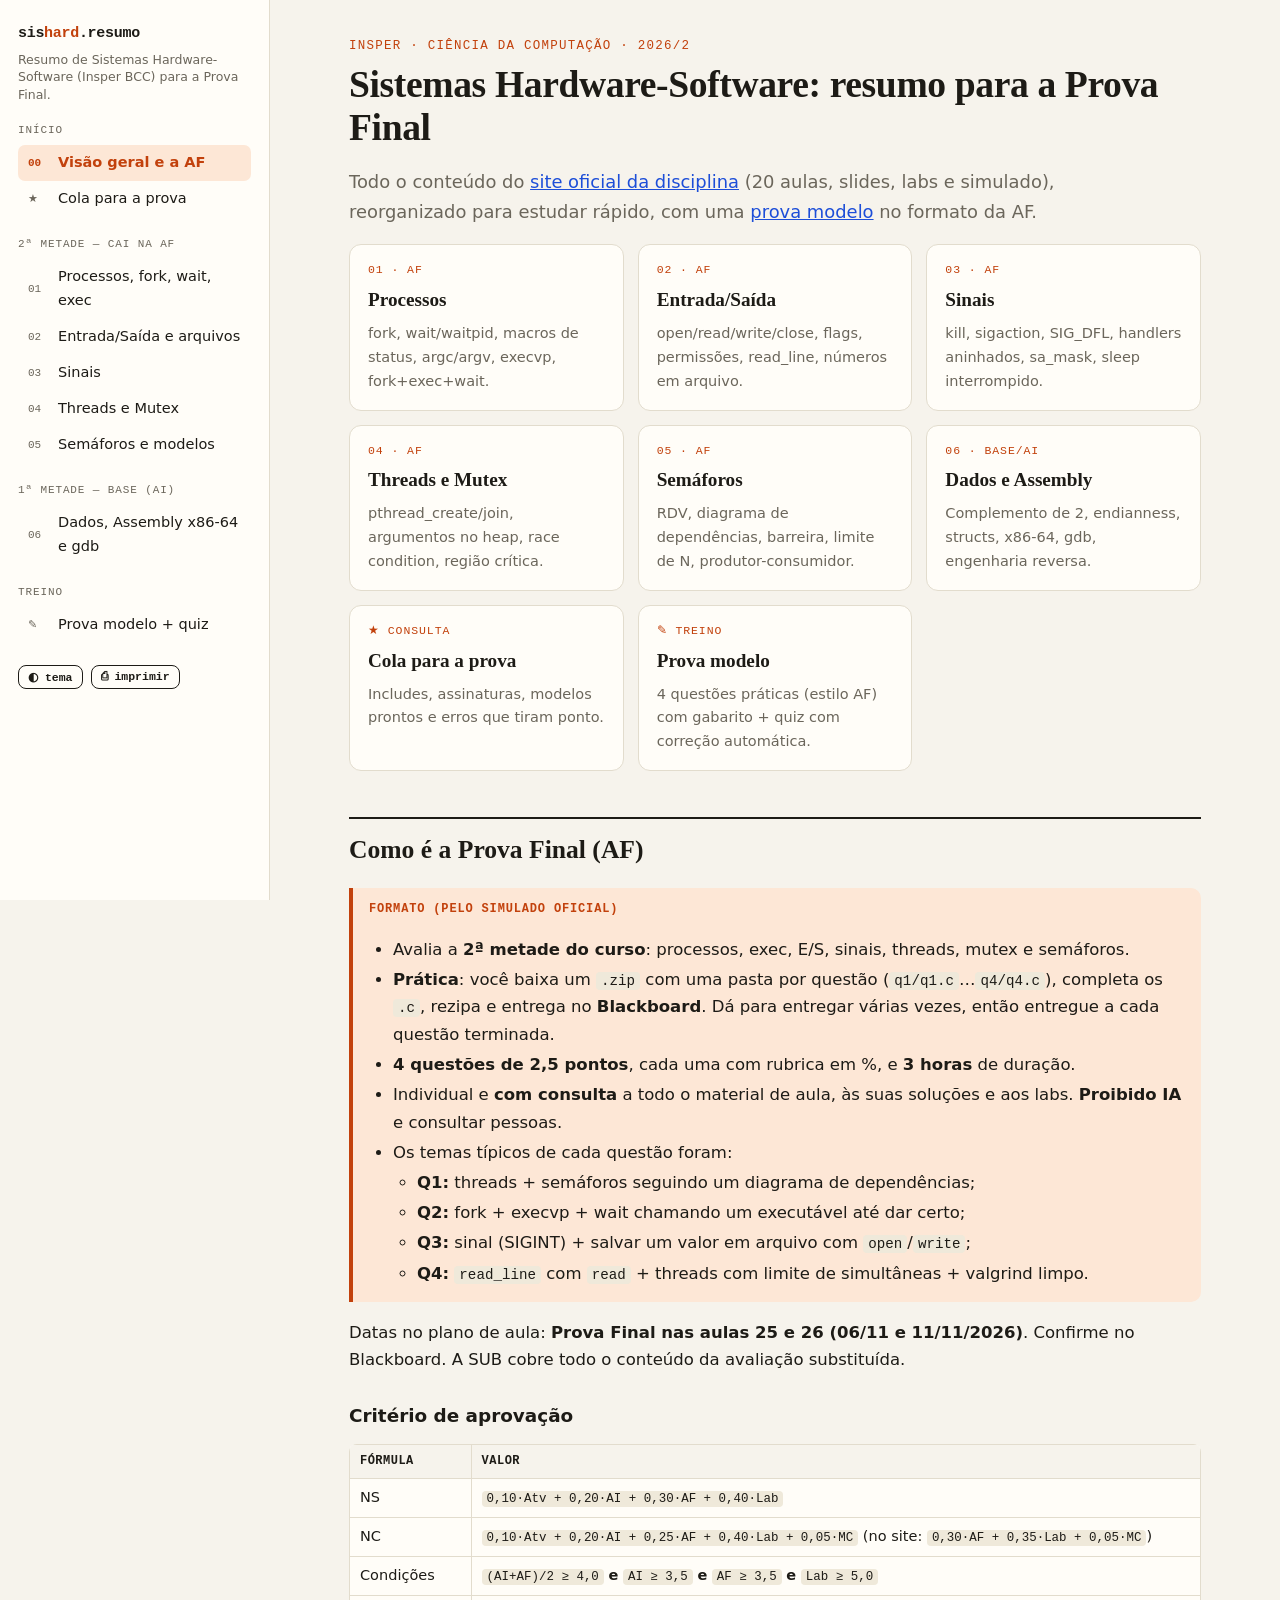
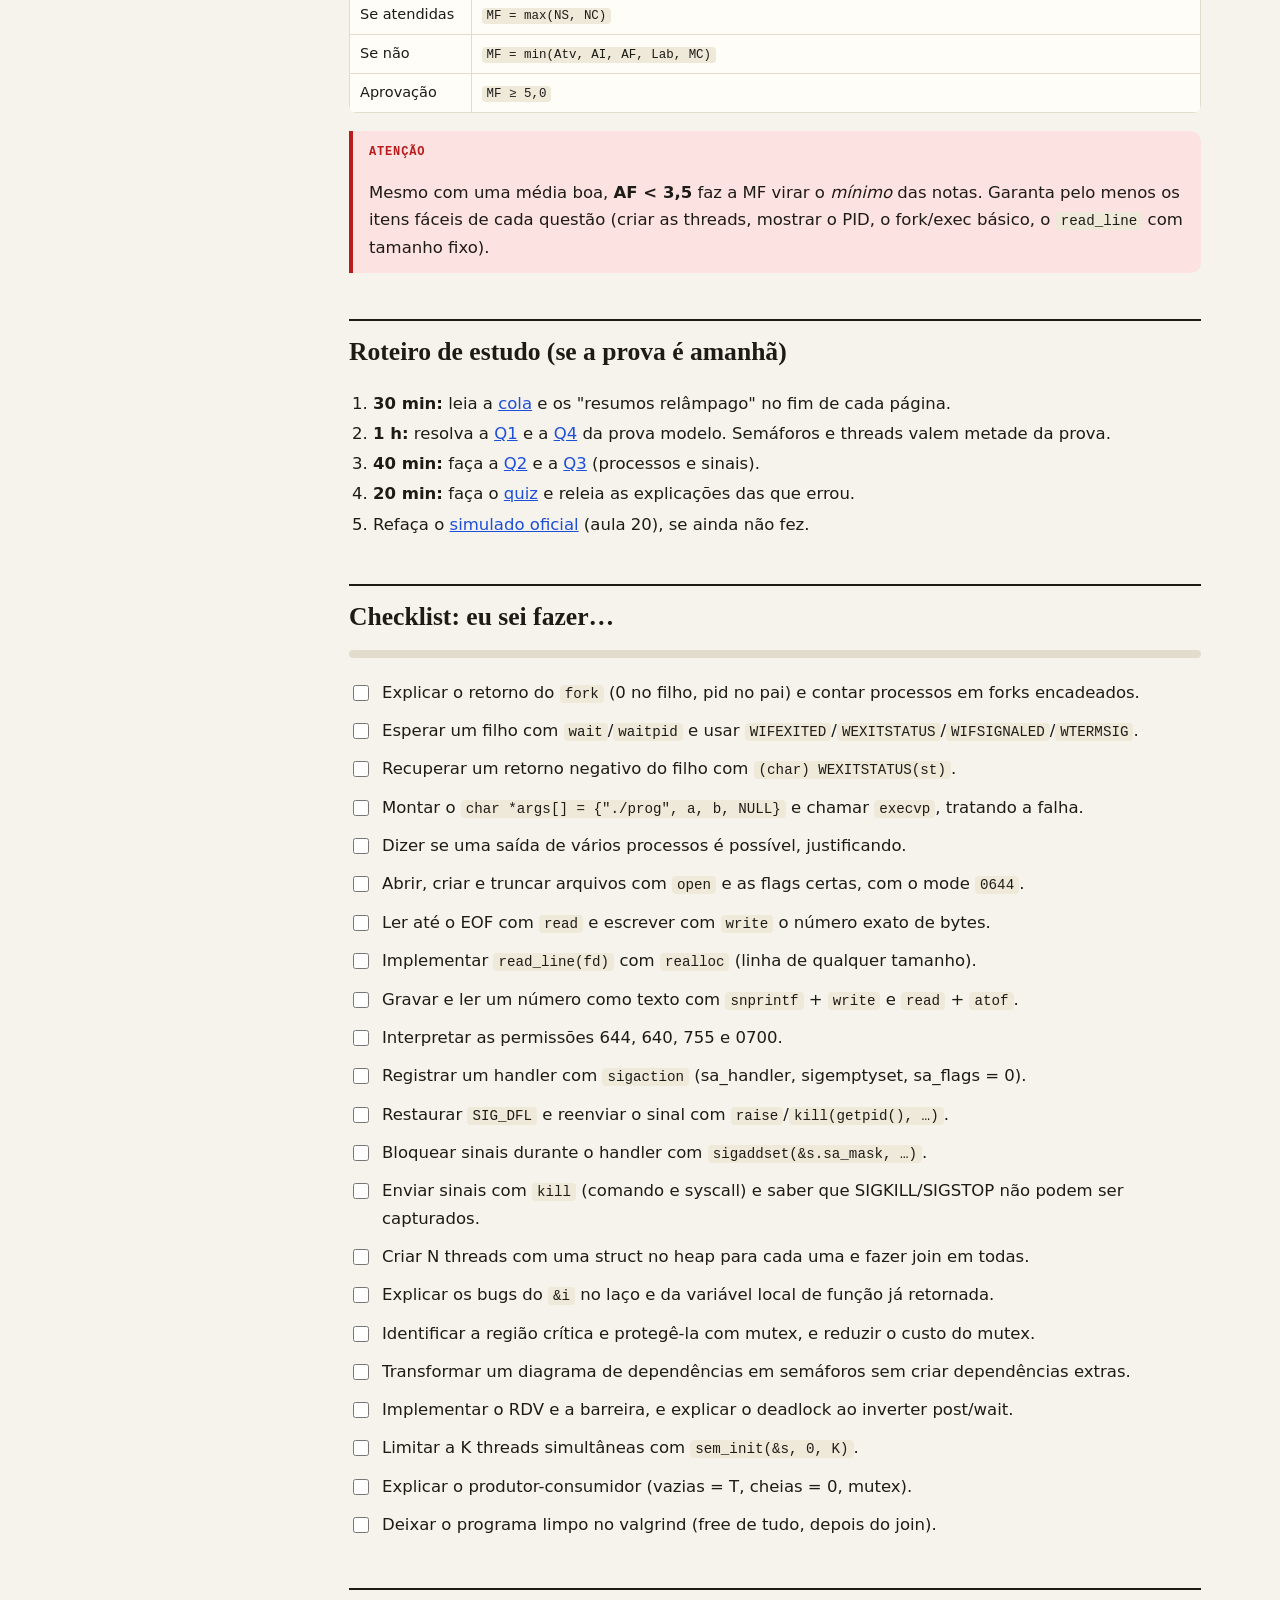
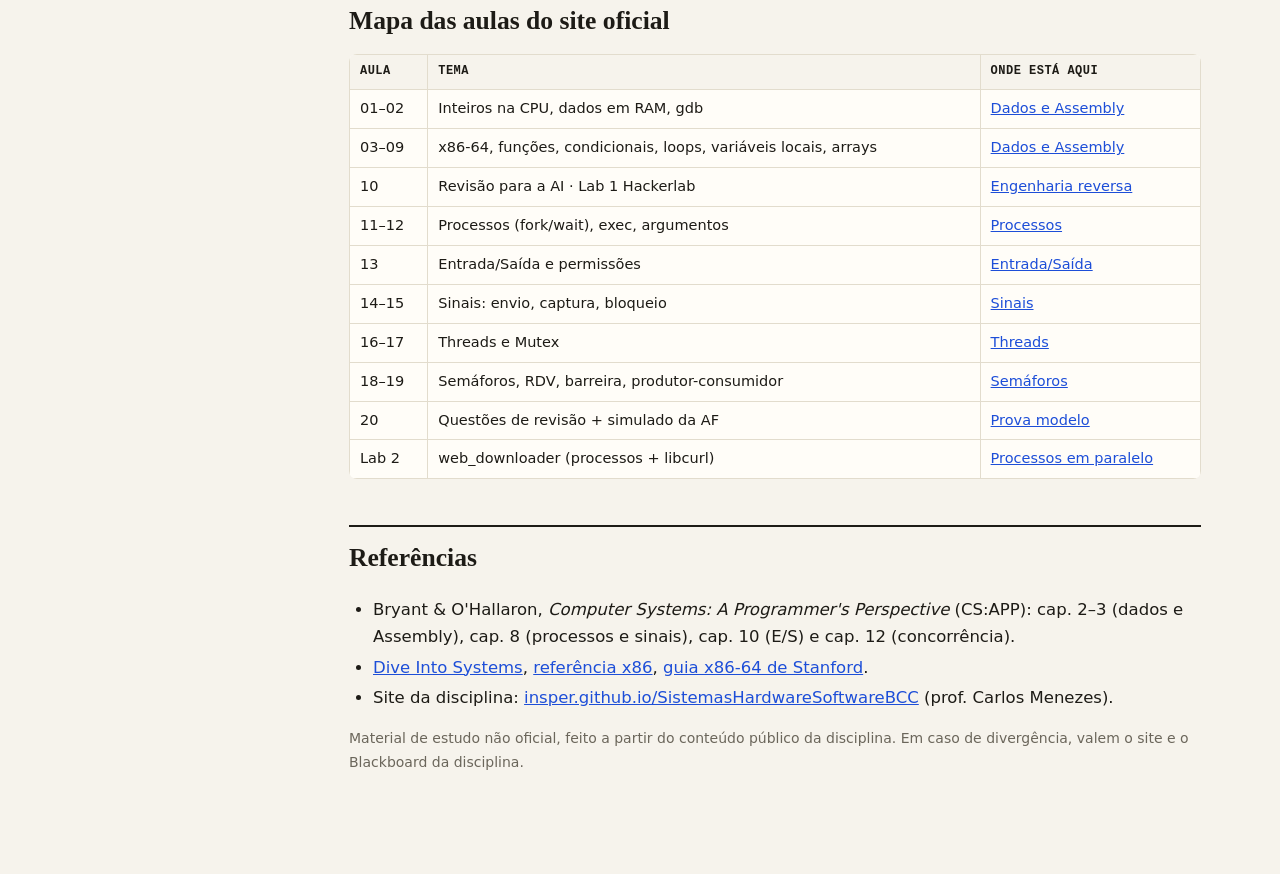
<file: index.html>
<!DOCTYPE html>
<html lang="pt-BR">
<head>
<meta charset="utf-8">
<meta name="viewport" content="width=device-width, initial-scale=1">
<title>SisHard Resumo — Sistemas Hardware-Software (Insper BCC)</title>
<meta name="description" content="Resumo completo de Sistemas Hardware-Software (Insper BCC) com prova modelo para a Prova Final.">
<link rel="stylesheet" href="assets/style.css">
</head>
<body>
<div class="layout">
<nav id="sidebar"></nav>
<main>
<p class="kicker">Insper · Ciência da Computação · 2026/2</p>
<h1>Sistemas Hardware-Software: resumo para a Prova Final</h1>
<p class="lead">Todo o conteúdo do <a href="https://insper.github.io/SistemasHardwareSoftwareBCC/">site oficial da disciplina</a> (20 aulas, slides, labs e simulado), reorganizado para estudar rápido, com uma <a href="prova.html">prova modelo</a> no formato da AF.</p>

<div class="cards">
<a class="card" href="processos.html"><div class="card-k">01 · AF</div><h3>Processos</h3><p>fork, wait/waitpid, macros de status, argc/argv, execvp, fork+exec+wait.</p></a>
<a class="card" href="entrada-saida.html"><div class="card-k">02 · AF</div><h3>Entrada/Saída</h3><p>open/read/write/close, flags, permissões, read_line, números em arquivo.</p></a>
<a class="card" href="sinais.html"><div class="card-k">03 · AF</div><h3>Sinais</h3><p>kill, sigaction, SIG_DFL, handlers aninhados, sa_mask, sleep interrompido.</p></a>
<a class="card" href="threads.html"><div class="card-k">04 · AF</div><h3>Threads e Mutex</h3><p>pthread_create/join, argumentos no heap, race condition, região crítica.</p></a>
<a class="card" href="semaforos.html"><div class="card-k">05 · AF</div><h3>Semáforos</h3><p>RDV, diagrama de dependências, barreira, limite de N, produtor-consumidor.</p></a>
<a class="card" href="parte1-assembly.html"><div class="card-k">06 · base/AI</div><h3>Dados e Assembly</h3><p>Complemento de 2, endianness, structs, x86-64, gdb, engenharia reversa.</p></a>
<a class="card" href="cola.html"><div class="card-k">★ consulta</div><h3>Cola para a prova</h3><p>Includes, assinaturas, modelos prontos e erros que tiram ponto.</p></a>
<a class="card" href="prova.html"><div class="card-k">✎ treino</div><h3>Prova modelo</h3><p>4 questões práticas (estilo AF) com gabarito + quiz com correção automática.</p></a>
</div>

<h2 id="af">Como é a Prova Final (AF)</h2>
<div class="box exam"><span class="box-title">Formato (pelo simulado oficial)</span>
<ul>
<li>Avalia a <strong>2ª metade do curso</strong>: processos, exec, E/S, sinais, threads, mutex e semáforos.</li>
<li><strong>Prática</strong>: você baixa um <code>.zip</code> com uma pasta por questão (<code>q1/q1.c</code>…<code>q4/q4.c</code>), completa os <code>.c</code>, rezipa e entrega no <strong>Blackboard</strong>. Dá para entregar várias vezes, então entregue a cada questão terminada.</li>
<li><strong>4 questões de 2,5 pontos</strong>, cada uma com rubrica em %, e <strong>3 horas</strong> de duração.</li>
<li>Individual e <strong>com consulta</strong> a todo o material de aula, às suas soluções e aos labs. <strong>Proibido IA</strong> e consultar pessoas.</li>
<li>Os temas típicos de cada questão foram:
<ul>
<li><strong>Q1:</strong> threads + semáforos seguindo um diagrama de dependências;</li>
<li><strong>Q2:</strong> fork + execvp + wait chamando um executável até dar certo;</li>
<li><strong>Q3:</strong> sinal (SIGINT) + salvar um valor em arquivo com <code>open</code>/<code>write</code>;</li>
<li><strong>Q4:</strong> <code>read_line</code> com <code>read</code> + threads com limite de simultâneas + valgrind limpo.</li>
</ul></li>
</ul></div>
<p>Datas no plano de aula: <strong>Prova Final nas aulas 25 e 26 (06/11 e 11/11/2026)</strong>. Confirme no Blackboard. A SUB cobre todo o conteúdo da avaliação substituída.</p>

<h3 id="criterio">Critério de aprovação</h3>
<div class="table-wrap"><table>
<tr><th>Fórmula</th><th>Valor</th></tr>
<tr><td>NS</td><td><code>0,10·Atv + 0,20·AI + 0,30·AF + 0,40·Lab</code></td></tr>
<tr><td>NC</td><td><code>0,10·Atv + 0,20·AI + 0,25·AF + 0,40·Lab + 0,05·MC</code> (no site: <code>0,30·AF + 0,35·Lab + 0,05·MC</code>)</td></tr>
<tr><td>Condições</td><td><code>(AI+AF)/2 ≥ 4,0</code> <strong>e</strong> <code>AI ≥ 3,5</code> <strong>e</strong> <code>AF ≥ 3,5</code> <strong>e</strong> <code>Lab ≥ 5,0</code></td></tr>
<tr><td>Se atendidas</td><td><code>MF = max(NS, NC)</code></td></tr>
<tr><td>Se não</td><td><code>MF = min(Atv, AI, AF, Lab, MC)</code></td></tr>
<tr><td>Aprovação</td><td><code>MF ≥ 5,0</code></td></tr>
</table></div>
<div class="box trap"><span class="box-title">Atenção</span><p>Mesmo com uma média boa, <strong>AF &lt; 3,5</strong> faz a MF virar o <em>mínimo</em> das notas. Garanta pelo menos os itens fáceis de cada questão (criar as threads, mostrar o PID, o fork/exec básico, o <code>read_line</code> com tamanho fixo).</p></div>

<h2 id="roteiro">Roteiro de estudo (se a prova é amanhã)</h2>
<ol>
<li><strong>30 min:</strong> leia a <a href="cola.html">cola</a> e os "resumos relâmpago" no fim de cada página.</li>
<li><strong>1 h:</strong> resolva a <a href="prova.html#q1">Q1</a> e a <a href="prova.html#q4">Q4</a> da prova modelo. Semáforos e threads valem metade da prova.</li>
<li><strong>40 min:</strong> faça a <a href="prova.html#q2">Q2</a> e a <a href="prova.html#q3">Q3</a> (processos e sinais).</li>
<li><strong>20 min:</strong> faça o <a href="prova.html#quiz">quiz</a> e releia as explicações das que errou.</li>
<li>Refaça o <a href="https://insper.github.io/SistemasHardwareSoftwareBCC/aulas/20-questoes-de-revisao/simulado_sishard.zip">simulado oficial</a> (aula 20), se ainda não fez.</li>
</ol>

<h2 id="checklist">Checklist: eu sei fazer…</h2>
<div class="progress" data-for="af"><div></div></div>
<ul class="checklist" data-key="af">
<li><input type="checkbox"><label>Explicar o retorno do <code>fork</code> (0 no filho, pid no pai) e contar processos em forks encadeados.</label></li>
<li><input type="checkbox"><label>Esperar um filho com <code>wait</code>/<code>waitpid</code> e usar <code>WIFEXITED</code>/<code>WEXITSTATUS</code>/<code>WIFSIGNALED</code>/<code>WTERMSIG</code>.</label></li>
<li><input type="checkbox"><label>Recuperar um retorno negativo do filho com <code>(char) WEXITSTATUS(st)</code>.</label></li>
<li><input type="checkbox"><label>Montar o <code>char *args[] = {"./prog", a, b, NULL}</code> e chamar <code>execvp</code>, tratando a falha.</label></li>
<li><input type="checkbox"><label>Dizer se uma saída de vários processos é possível, justificando.</label></li>
<li><input type="checkbox"><label>Abrir, criar e truncar arquivos com <code>open</code> e as flags certas, com o mode <code>0644</code>.</label></li>
<li><input type="checkbox"><label>Ler até o EOF com <code>read</code> e escrever com <code>write</code> o número exato de bytes.</label></li>
<li><input type="checkbox"><label>Implementar <code>read_line(fd)</code> com <code>realloc</code> (linha de qualquer tamanho).</label></li>
<li><input type="checkbox"><label>Gravar e ler um número como texto com <code>snprintf</code> + <code>write</code> e <code>read</code> + <code>atof</code>.</label></li>
<li><input type="checkbox"><label>Interpretar as permissões 644, 640, 755 e 0700.</label></li>
<li><input type="checkbox"><label>Registrar um handler com <code>sigaction</code> (sa_handler, sigemptyset, sa_flags = 0).</label></li>
<li><input type="checkbox"><label>Restaurar <code>SIG_DFL</code> e reenviar o sinal com <code>raise</code>/<code>kill(getpid(), …)</code>.</label></li>
<li><input type="checkbox"><label>Bloquear sinais durante o handler com <code>sigaddset(&amp;s.sa_mask, …)</code>.</label></li>
<li><input type="checkbox"><label>Enviar sinais com <code>kill</code> (comando e syscall) e saber que SIGKILL/SIGSTOP não podem ser capturados.</label></li>
<li><input type="checkbox"><label>Criar N threads com uma struct no heap para cada uma e fazer join em todas.</label></li>
<li><input type="checkbox"><label>Explicar os bugs do <code>&amp;i</code> no laço e da variável local de função já retornada.</label></li>
<li><input type="checkbox"><label>Identificar a região crítica e protegê-la com mutex, e reduzir o custo do mutex.</label></li>
<li><input type="checkbox"><label>Transformar um diagrama de dependências em semáforos sem criar dependências extras.</label></li>
<li><input type="checkbox"><label>Implementar o RDV e a barreira, e explicar o deadlock ao inverter post/wait.</label></li>
<li><input type="checkbox"><label>Limitar a K threads simultâneas com <code>sem_init(&amp;s, 0, K)</code>.</label></li>
<li><input type="checkbox"><label>Explicar o produtor-consumidor (vazias = T, cheias = 0, mutex).</label></li>
<li><input type="checkbox"><label>Deixar o programa limpo no valgrind (free de tudo, depois do join).</label></li>
</ul>

<h2 id="mapa">Mapa das aulas do site oficial</h2>
<div class="table-wrap"><table>
<tr><th>Aula</th><th>Tema</th><th>Onde está aqui</th></tr>
<tr><td>01–02</td><td>Inteiros na CPU, dados em RAM, gdb</td><td><a href="parte1-assembly.html#inteiros">Dados e Assembly</a></td></tr>
<tr><td>03–09</td><td>x86-64, funções, condicionais, loops, variáveis locais, arrays</td><td><a href="parte1-assembly.html#registradores">Dados e Assembly</a></td></tr>
<tr><td>10</td><td>Revisão para a AI · Lab 1 Hackerlab</td><td><a href="parte1-assembly.html#reversa">Engenharia reversa</a></td></tr>
<tr><td>11–12</td><td>Processos (fork/wait), exec, argumentos</td><td><a href="processos.html">Processos</a></td></tr>
<tr><td>13</td><td>Entrada/Saída e permissões</td><td><a href="entrada-saida.html">Entrada/Saída</a></td></tr>
<tr><td>14–15</td><td>Sinais: envio, captura, bloqueio</td><td><a href="sinais.html">Sinais</a></td></tr>
<tr><td>16–17</td><td>Threads e Mutex</td><td><a href="threads.html">Threads</a></td></tr>
<tr><td>18–19</td><td>Semáforos, RDV, barreira, produtor-consumidor</td><td><a href="semaforos.html">Semáforos</a></td></tr>
<tr><td>20</td><td>Questões de revisão + simulado da AF</td><td><a href="prova.html">Prova modelo</a></td></tr>
<tr><td>Lab 2</td><td>web_downloader (processos + libcurl)</td><td><a href="processos.html#paralelo">Processos em paralelo</a></td></tr>
</table></div>

<h2 id="refs">Referências</h2>
<ul>
<li>Bryant &amp; O'Hallaron, <em>Computer Systems: A Programmer's Perspective</em> (CS:APP): cap. 2–3 (dados e Assembly), cap. 8 (processos e sinais), cap. 10 (E/S) e cap. 12 (concorrência).</li>
<li><a href="https://diveintosystems.org/book/">Dive Into Systems</a>, <a href="https://www.felixcloutier.com/x86/">referência x86</a>, <a href="https://web.stanford.edu/class/cs107/guide/x86-64.html">guia x86-64 de Stanford</a>.</li>
<li>Site da disciplina: <a href="https://insper.github.io/SistemasHardwareSoftwareBCC/">insper.github.io/SistemasHardwareSoftwareBCC</a> (prof. Carlos Menezes).</li>
</ul>
<p style="color:var(--muted);font-size:14px">Material de estudo não oficial, feito a partir do conteúdo público da disciplina. Em caso de divergência, valem o site e o Blackboard da disciplina.</p>
</main>
</div>
<script src="assets/app.js"></script>
</body>
</html>
</file>
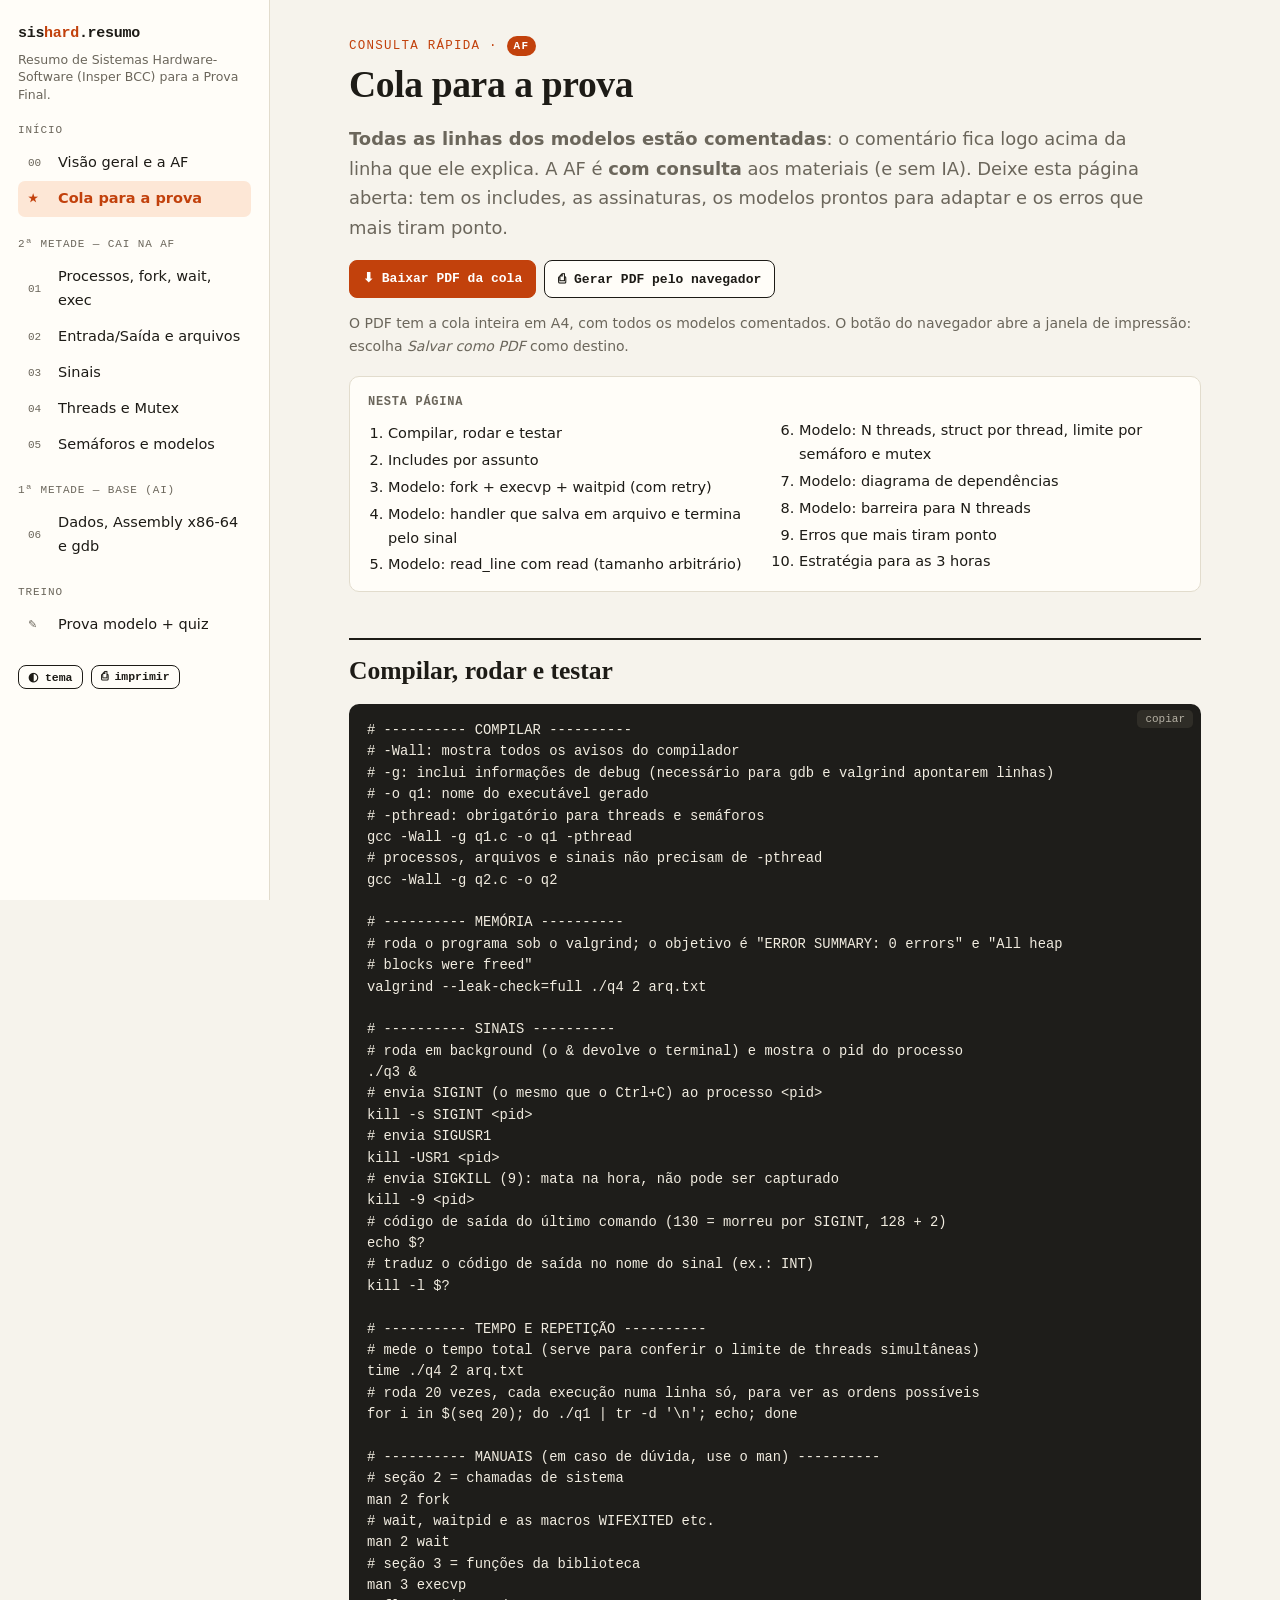
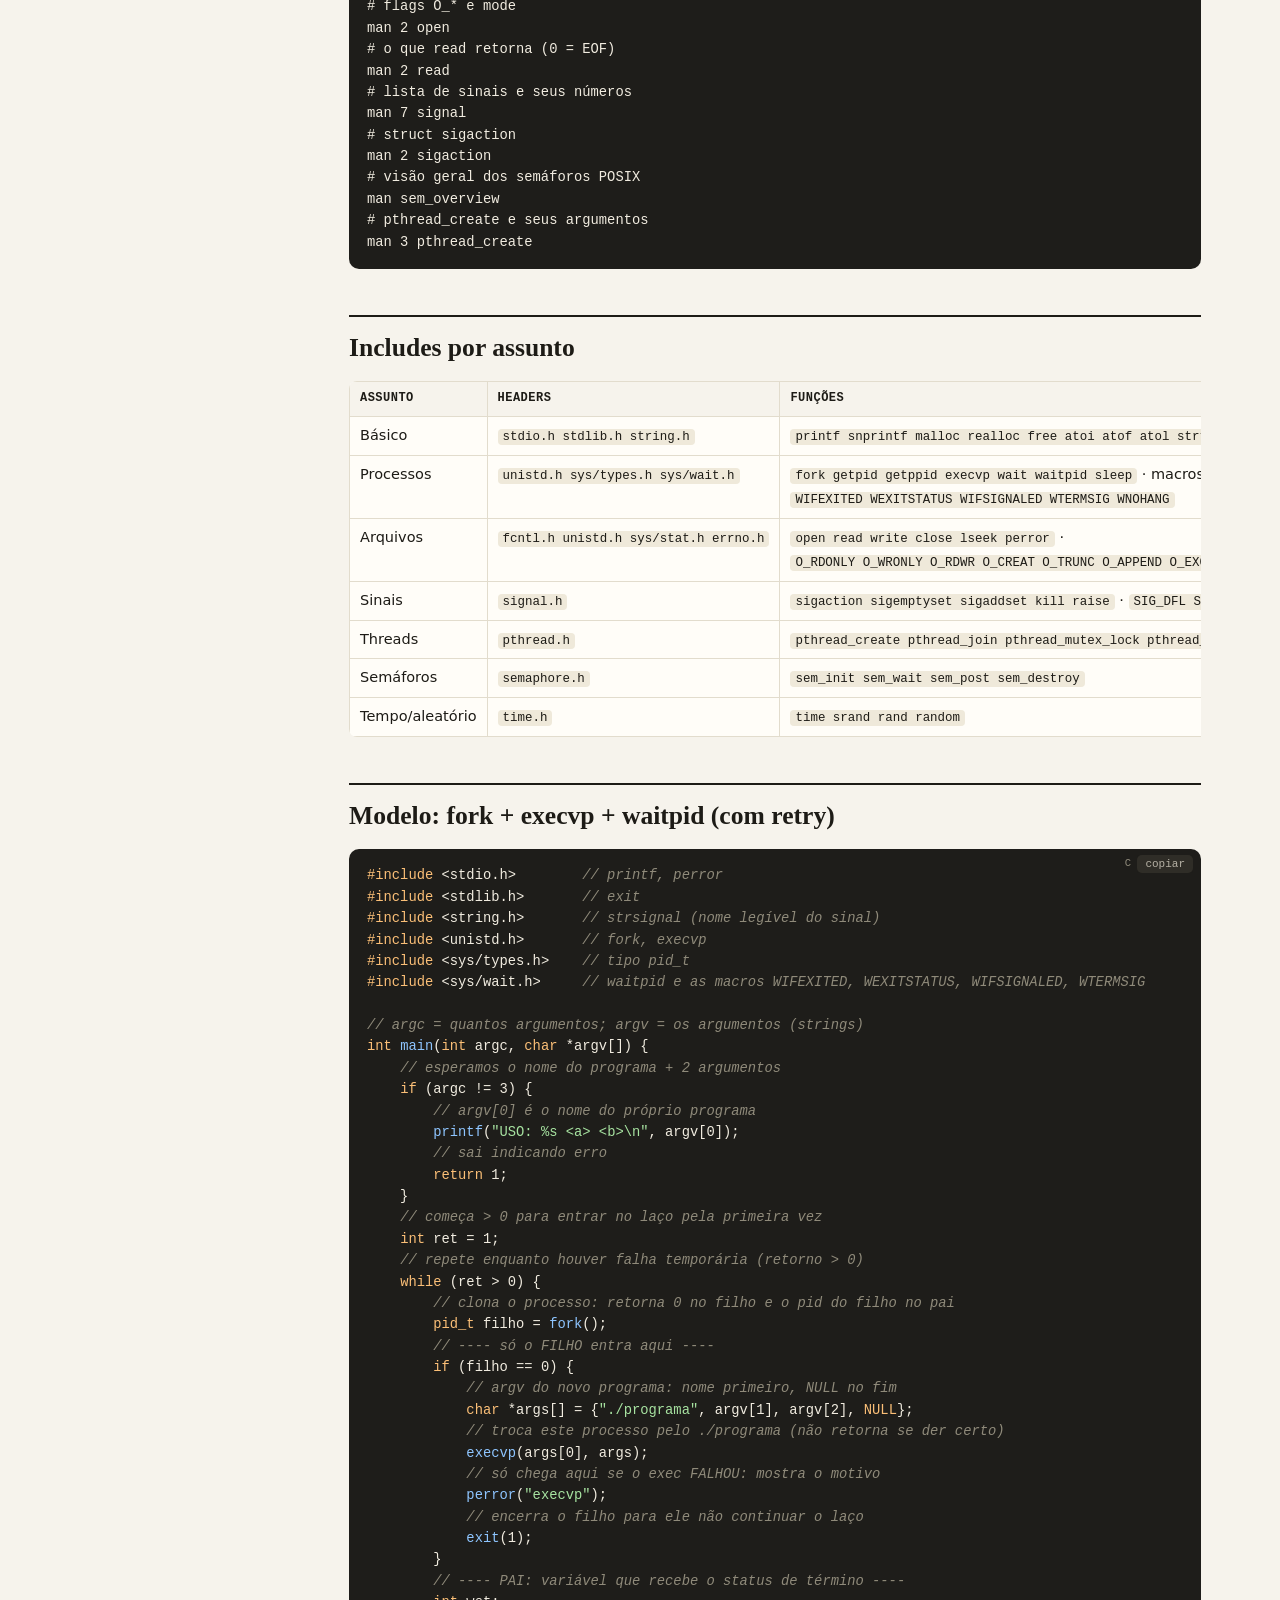
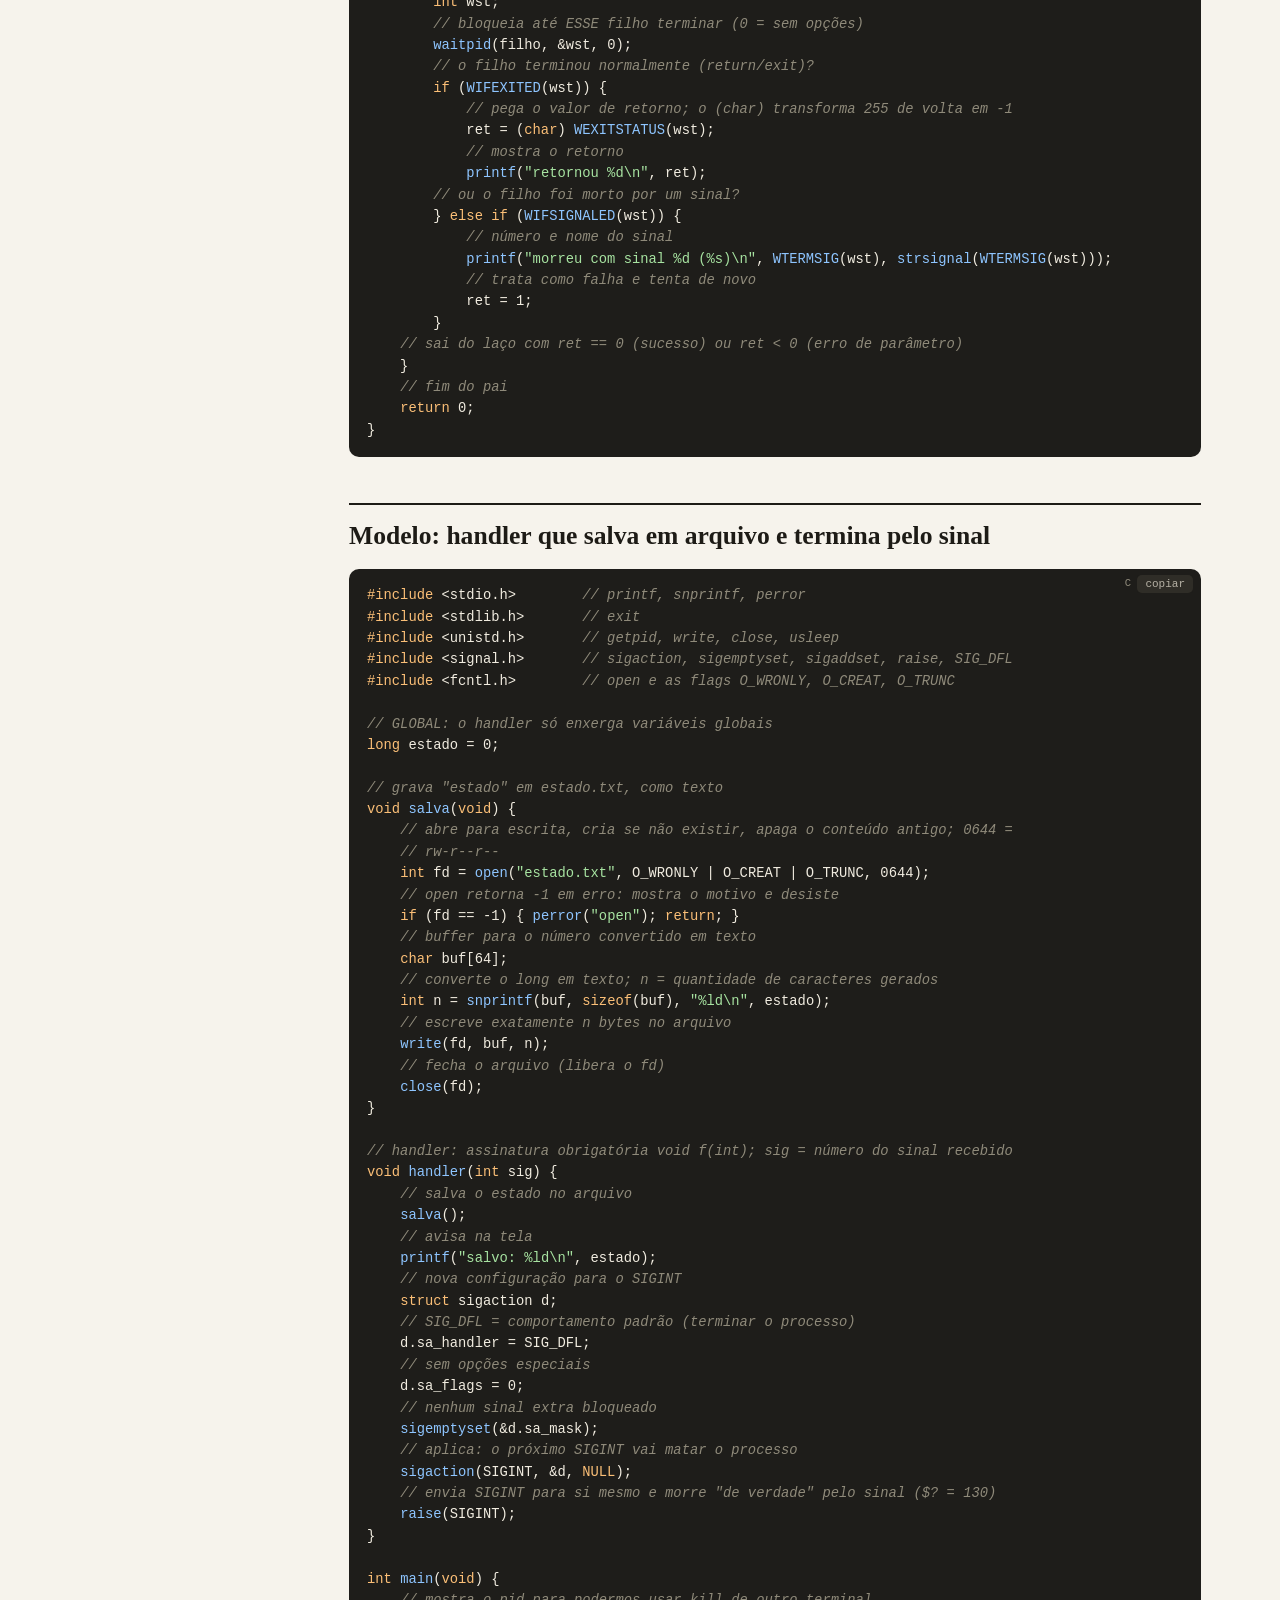
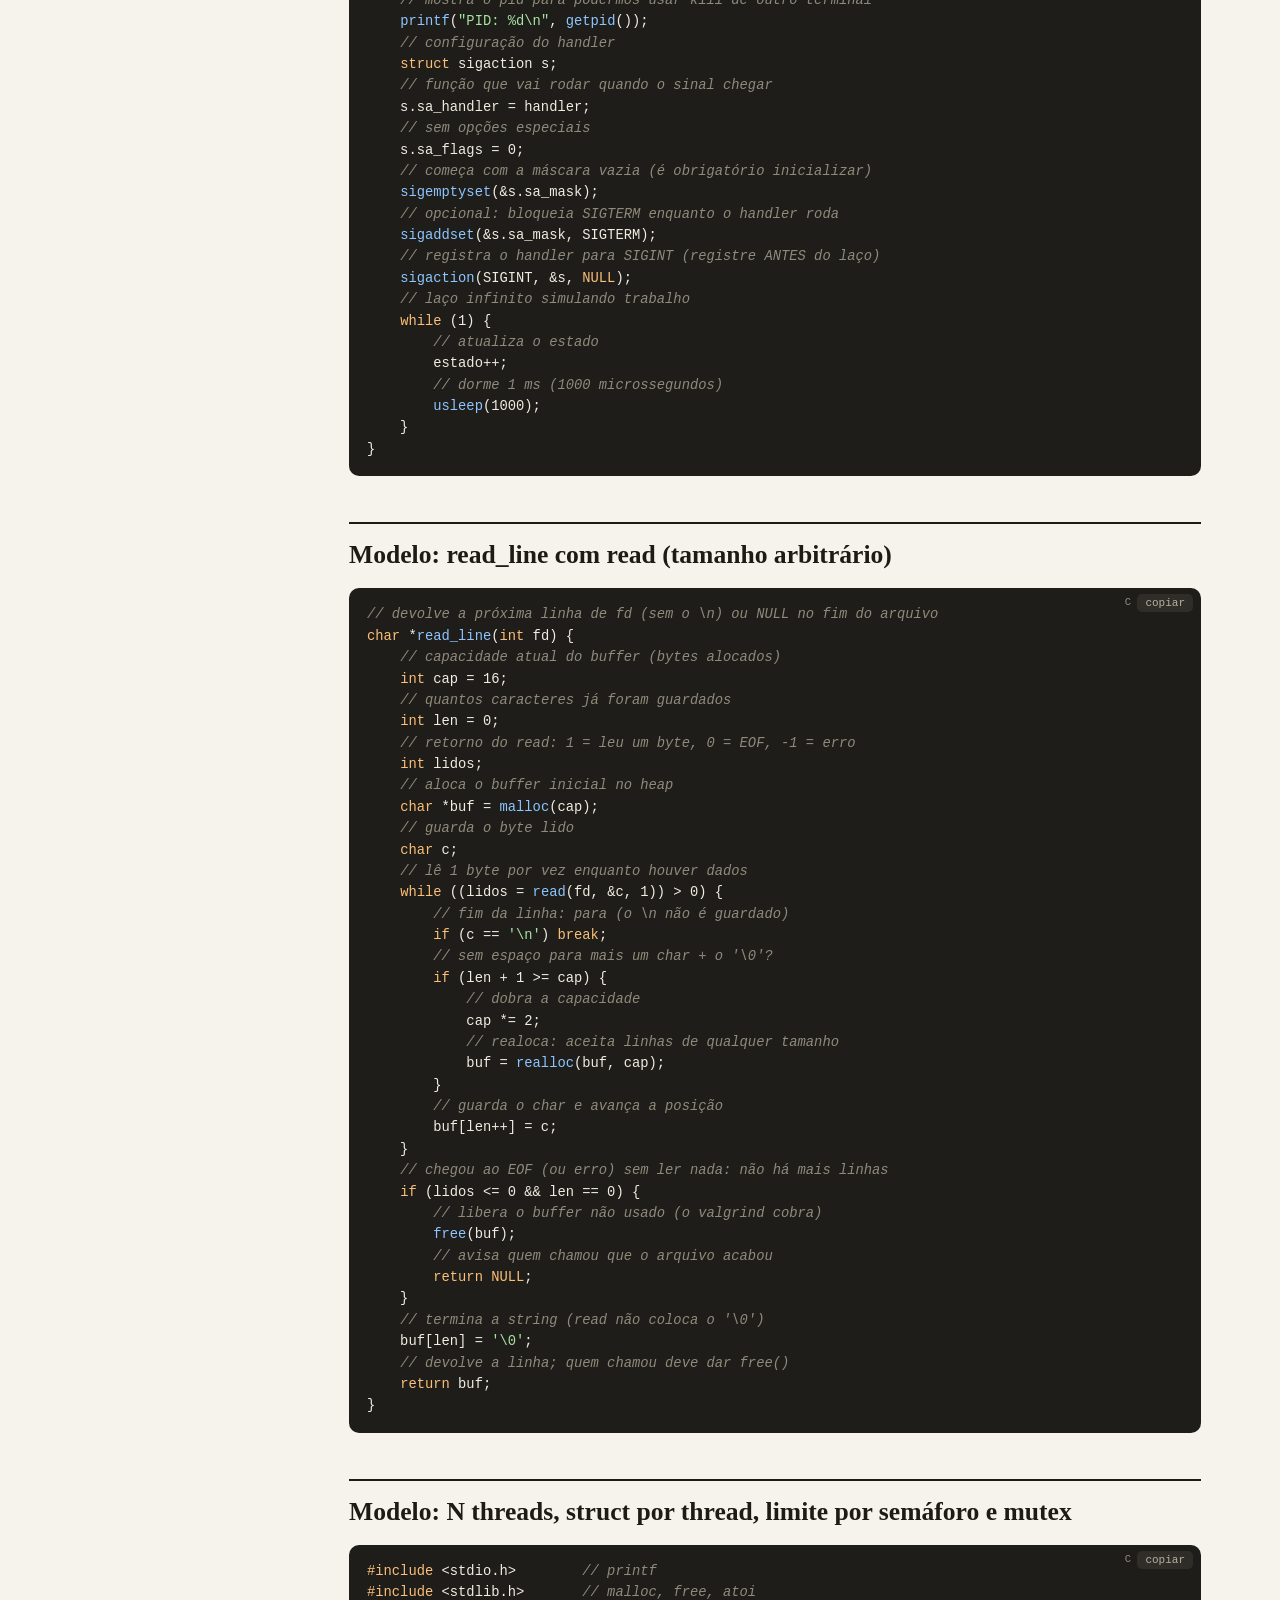
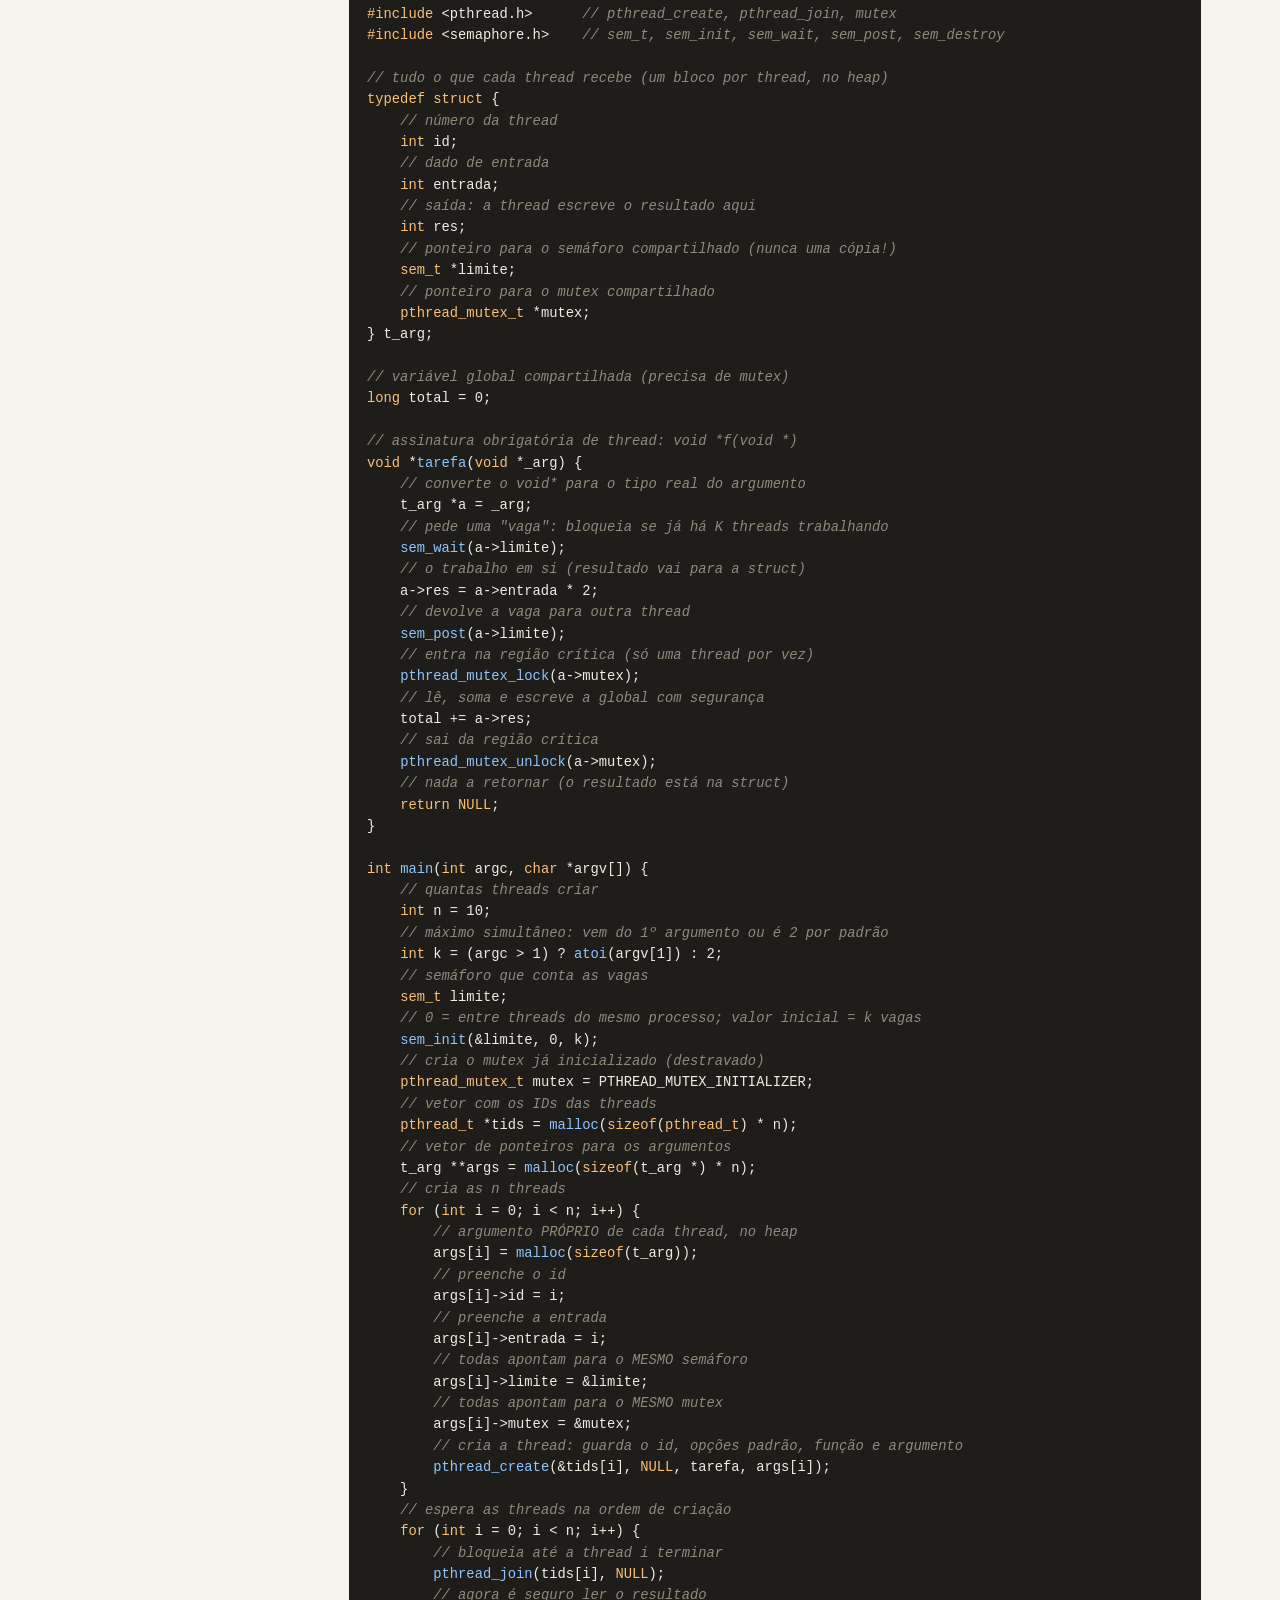
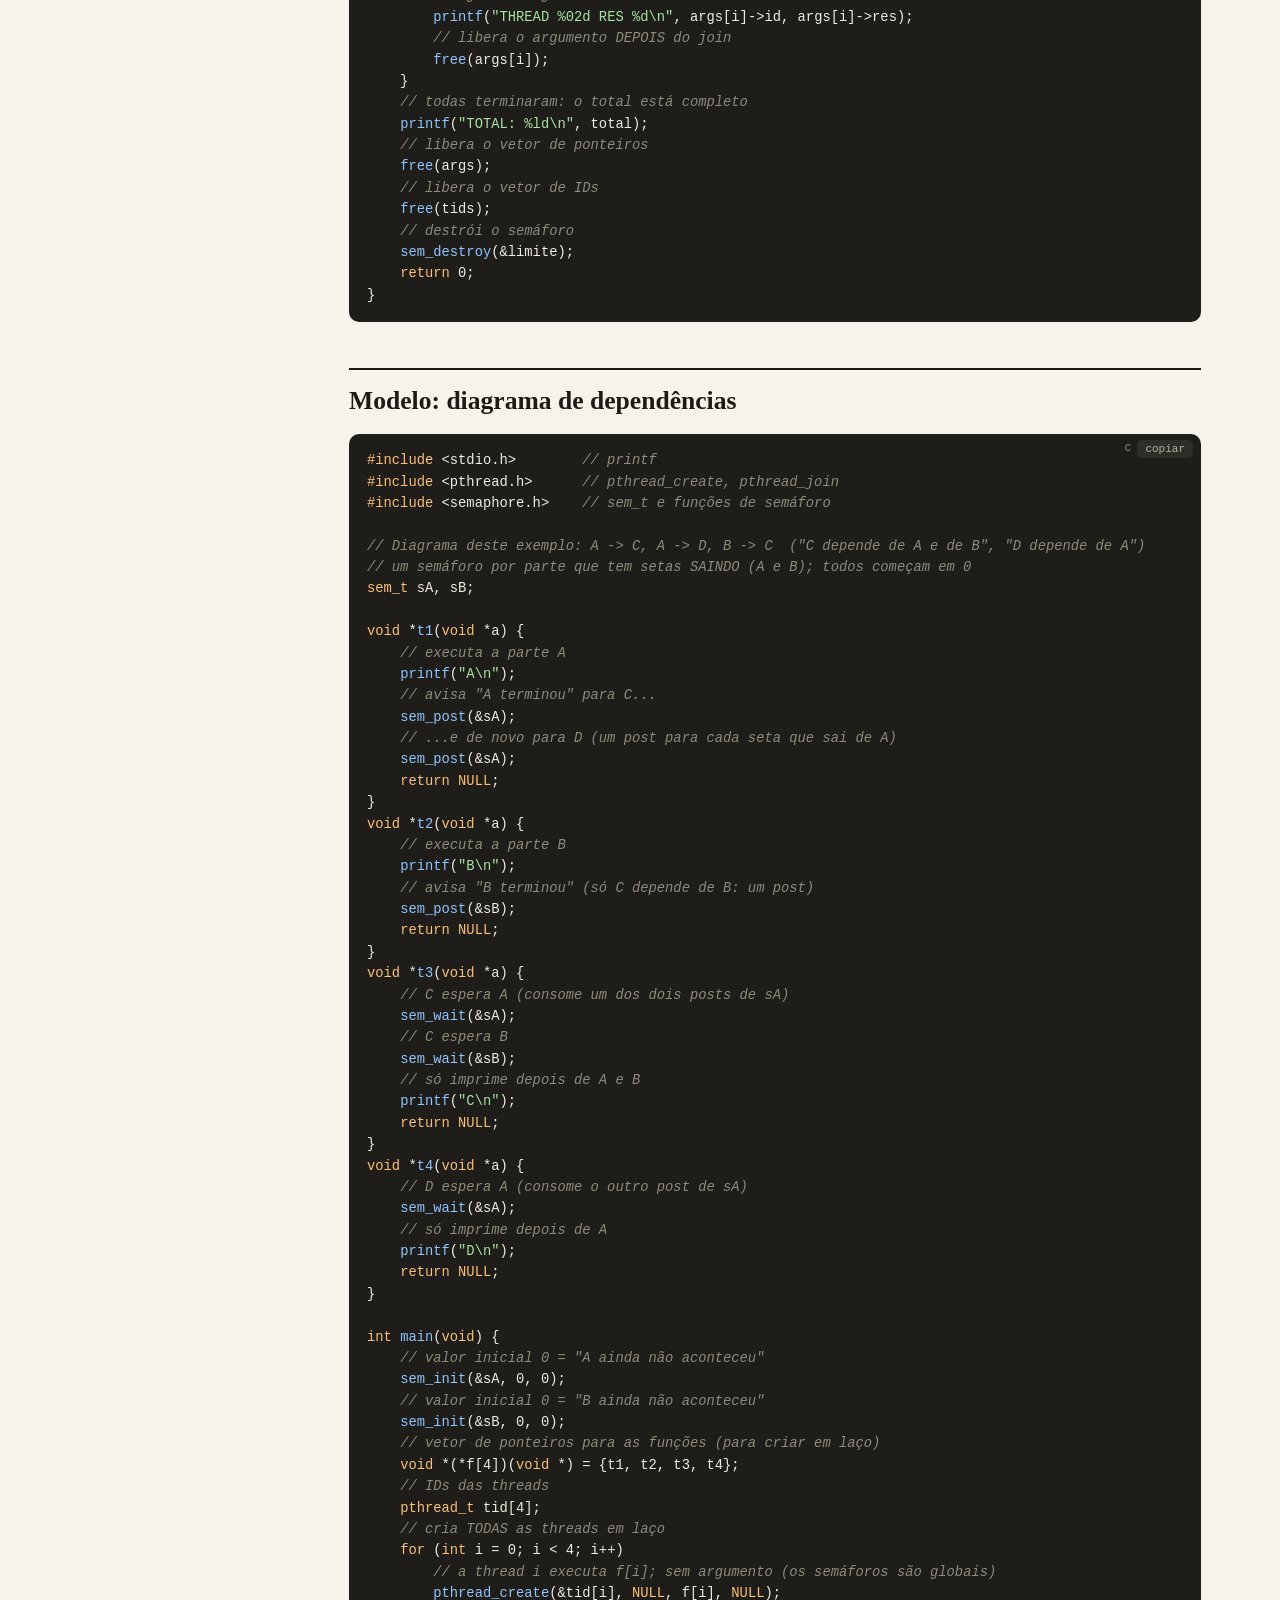
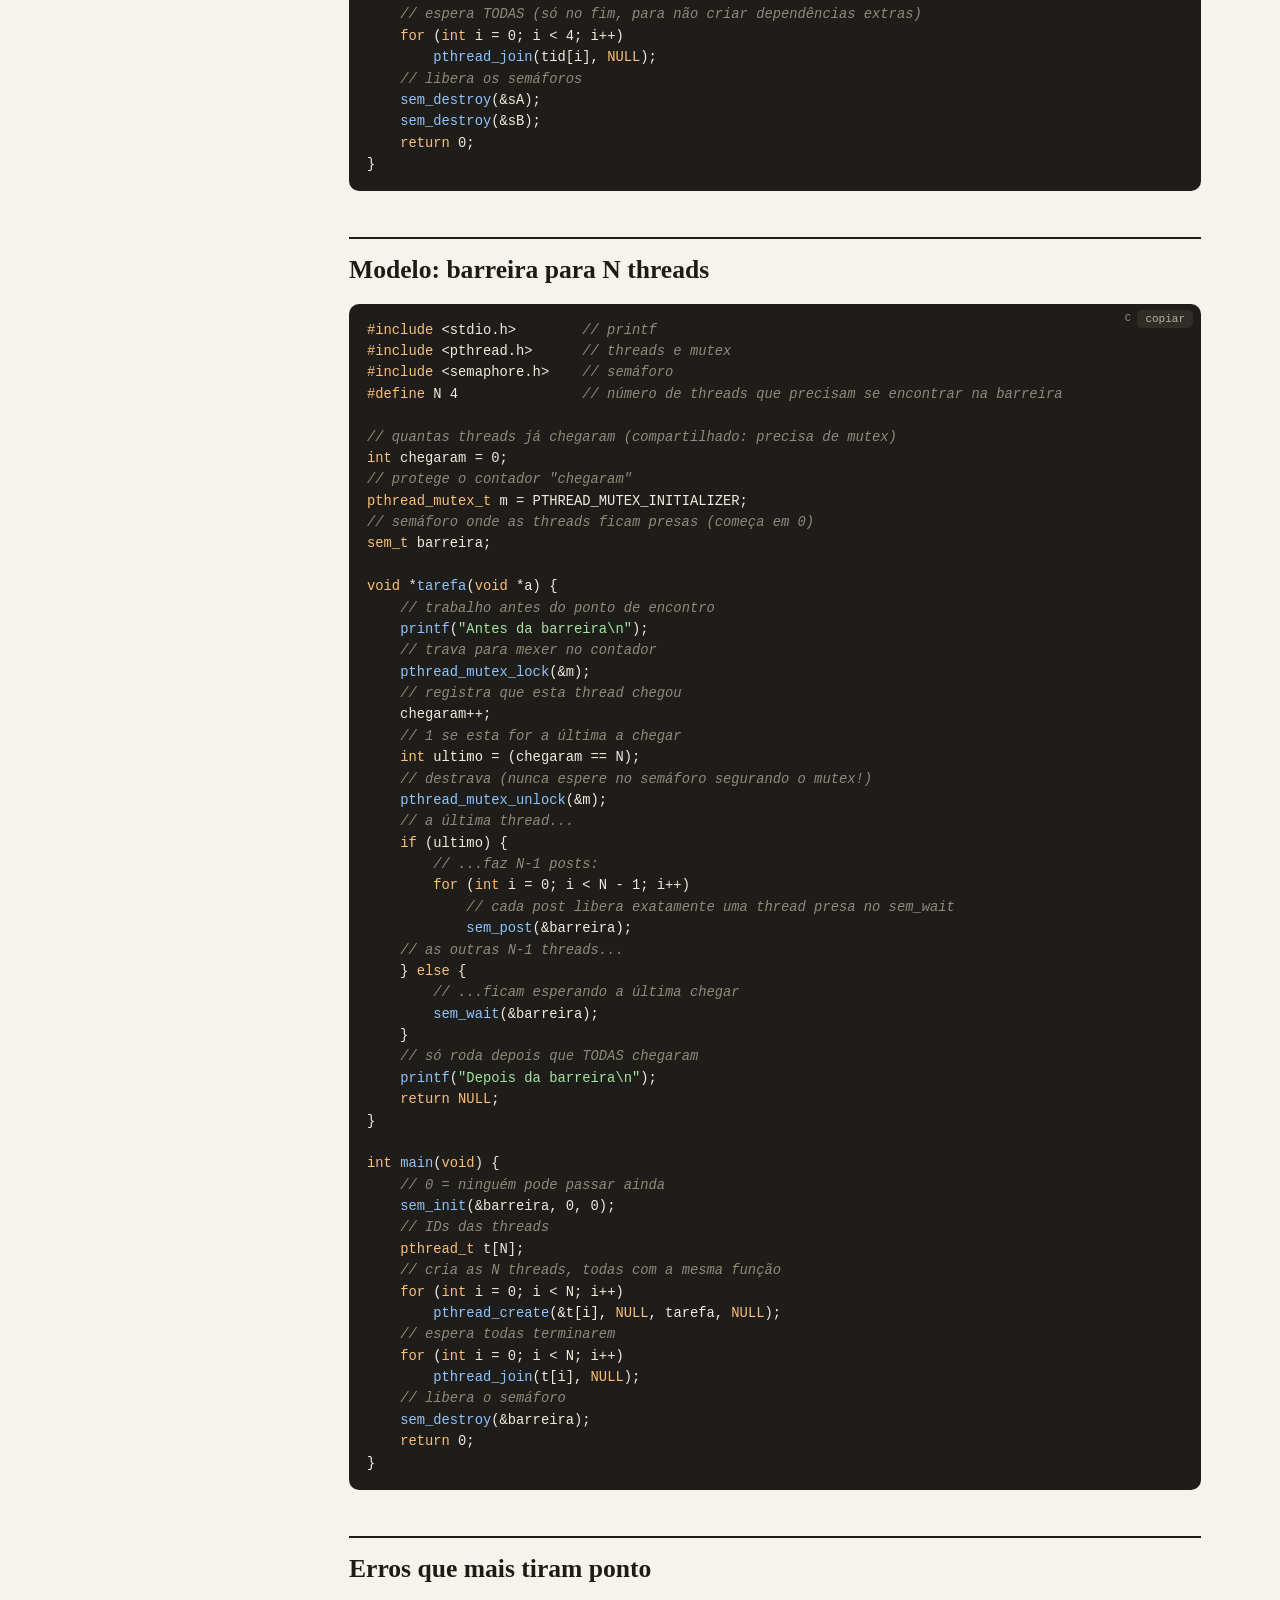
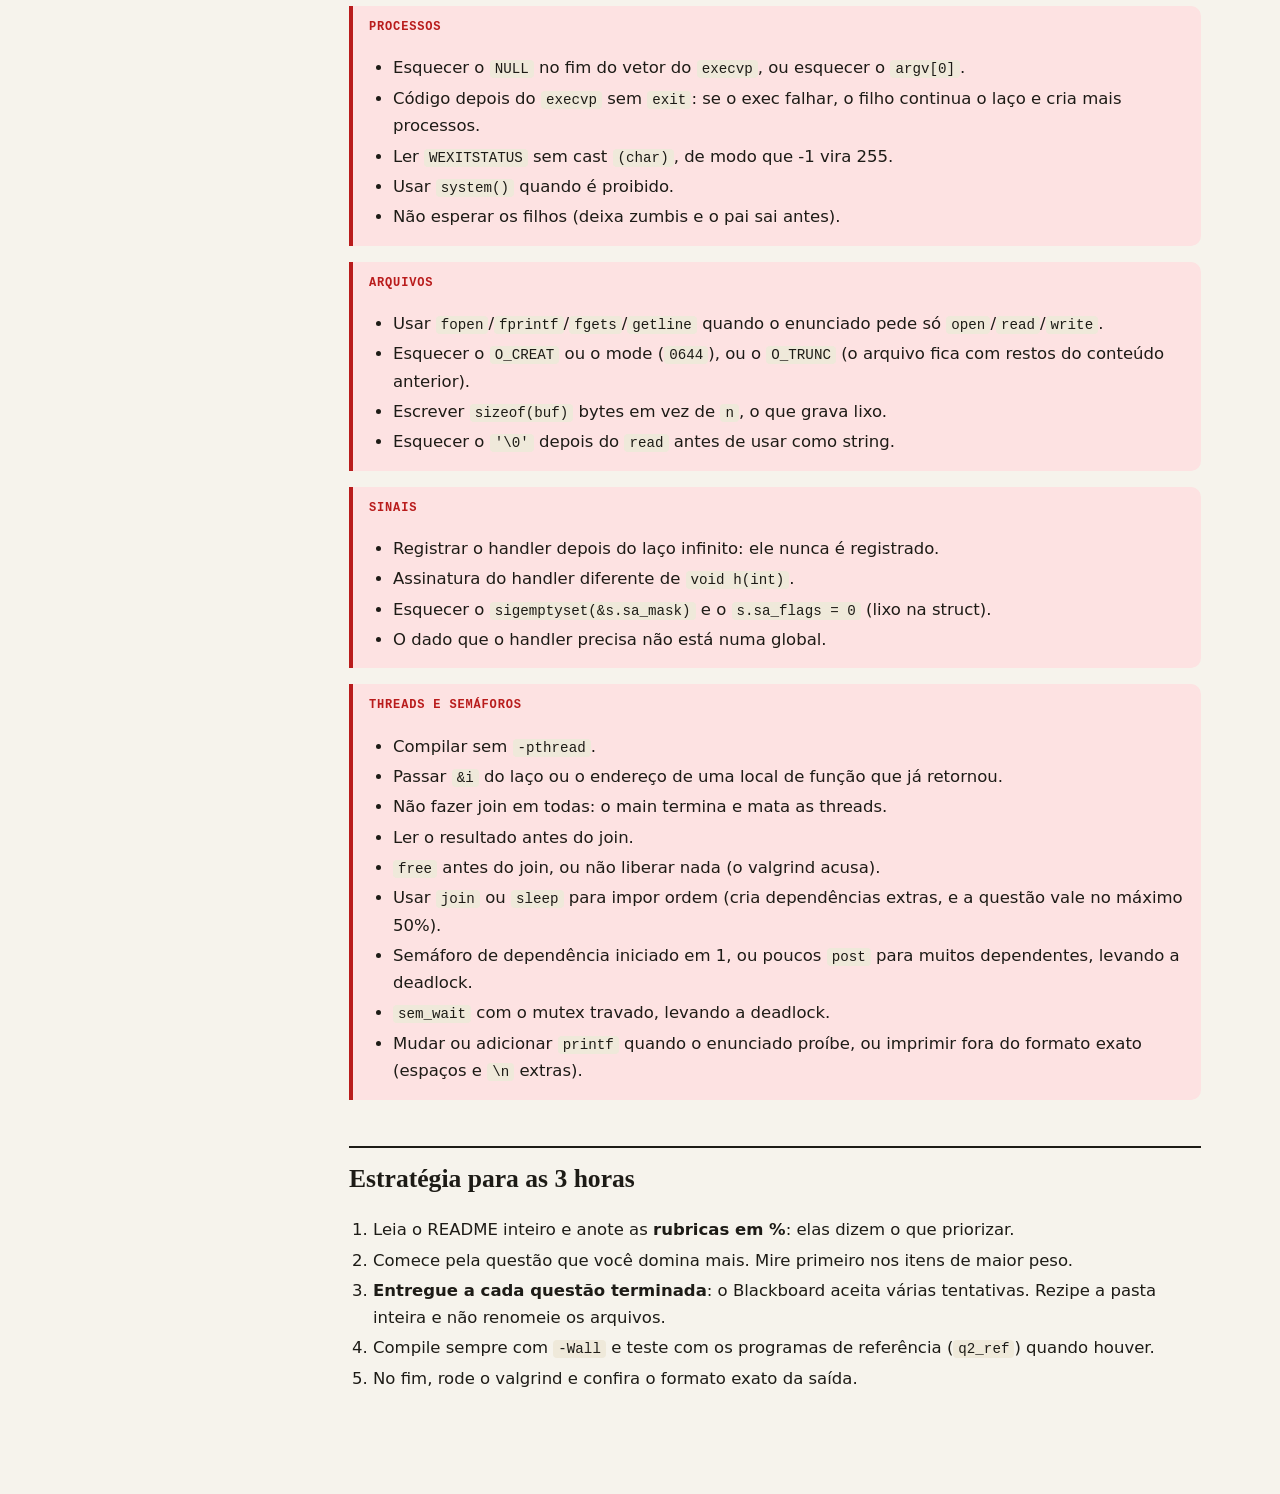
<file: cola.html>
<!DOCTYPE html>
<html lang="pt-BR">
<head>
<meta charset="utf-8">
<meta name="viewport" content="width=device-width, initial-scale=1">
<title>Cola para a prova — SisHard Resumo</title>
<link rel="stylesheet" href="assets/style.css">
</head>
<body>
<div class="layout">
<nav id="sidebar"></nav>
<main>
<p class="kicker">Consulta rápida · <span class="badge af">AF</span></p>
<h1>Cola para a prova</h1>
<p class="lead"><strong>Todas as linhas dos modelos estão comentadas</strong>: o comentário fica logo acima da linha que ele explica. A AF é <strong>com consulta</strong> aos materiais (e sem IA). Deixe esta página aberta: tem os includes, as assinaturas, os modelos prontos para adaptar e os erros que mais tiram ponto.</p>
<div class="files no-print">
<a class="btn primary" href="cola.pdf" download="cola-sishard.pdf">⬇ Baixar PDF da cola</a>
<button class="btn" type="button" onclick="window.print()">⎙ Gerar PDF pelo navegador</button>
</div>
<p class="no-print" style="font-size:14px;color:var(--muted)">O PDF tem a cola inteira em A4, com todos os modelos comentados. O botão do navegador abre a janela de impressão: escolha <em>Salvar como PDF</em> como destino.</p>
<div id="page-toc" class="page-toc"></div>

<h2 id="compilar">Compilar, rodar e testar</h2>
<pre><code># ---------- COMPILAR ----------
# -Wall: mostra todos os avisos do compilador
# -g: inclui informações de debug (necessário para gdb e valgrind apontarem linhas)
# -o q1: nome do executável gerado
# -pthread: obrigatório para threads e semáforos
gcc -Wall -g q1.c -o q1 -pthread
# processos, arquivos e sinais não precisam de -pthread
gcc -Wall -g q2.c -o q2

# ---------- MEMÓRIA ----------
# roda o programa sob o valgrind; o objetivo é "ERROR SUMMARY: 0 errors" e "All heap
# blocks were freed"
valgrind --leak-check=full ./q4 2 arq.txt

# ---------- SINAIS ----------
# roda em background (o &amp; devolve o terminal) e mostra o pid do processo
./q3 &amp;
# envia SIGINT (o mesmo que o Ctrl+C) ao processo &lt;pid&gt;
kill -s SIGINT &lt;pid&gt;
# envia SIGUSR1
kill -USR1 &lt;pid&gt;
# envia SIGKILL (9): mata na hora, não pode ser capturado
kill -9 &lt;pid&gt;
# código de saída do último comando (130 = morreu por SIGINT, 128 + 2)
echo $?
# traduz o código de saída no nome do sinal (ex.: INT)
kill -l $?

# ---------- TEMPO E REPETIÇÃO ----------
# mede o tempo total (serve para conferir o limite de threads simultâneas)
time ./q4 2 arq.txt
# roda 20 vezes, cada execução numa linha só, para ver as ordens possíveis
for i in $(seq 20); do ./q1 | tr -d '\n'; echo; done

# ---------- MANUAIS (em caso de dúvida, use o man) ----------
# seção 2 = chamadas de sistema
man 2 fork
# wait, waitpid e as macros WIFEXITED etc.
man 2 wait
# seção 3 = funções da biblioteca
man 3 execvp
# flags O_* e mode
man 2 open
# o que read retorna (0 = EOF)
man 2 read
# lista de sinais e seus números
man 7 signal
# struct sigaction
man 2 sigaction
# visão geral dos semáforos POSIX
man sem_overview
# pthread_create e seus argumentos
man 3 pthread_create</code></pre>

<h2 id="includes">Includes por assunto</h2>
<div class="table-wrap"><table>
<tr><th>Assunto</th><th>Headers</th><th>Funções</th></tr>
<tr><td>Básico</td><td><code>stdio.h stdlib.h string.h</code></td><td><code>printf snprintf malloc realloc free atoi atof atol strtol exit strlen strcmp strsignal</code></td></tr>
<tr><td>Processos</td><td><code>unistd.h sys/types.h sys/wait.h</code></td><td><code>fork getpid getppid execvp wait waitpid sleep</code> · macros <code>WIFEXITED WEXITSTATUS WIFSIGNALED WTERMSIG WNOHANG</code></td></tr>
<tr><td>Arquivos</td><td><code>fcntl.h unistd.h sys/stat.h errno.h</code></td><td><code>open read write close lseek perror</code> · <code>O_RDONLY O_WRONLY O_RDWR O_CREAT O_TRUNC O_APPEND O_EXCL</code></td></tr>
<tr><td>Sinais</td><td><code>signal.h</code></td><td><code>sigaction sigemptyset sigaddset kill raise</code> · <code>SIG_DFL SIG_IGN</code></td></tr>
<tr><td>Threads</td><td><code>pthread.h</code></td><td><code>pthread_create pthread_join pthread_mutex_lock pthread_mutex_unlock PTHREAD_MUTEX_INITIALIZER</code></td></tr>
<tr><td>Semáforos</td><td><code>semaphore.h</code></td><td><code>sem_init sem_wait sem_post sem_destroy</code></td></tr>
<tr><td>Tempo/aleatório</td><td><code>time.h</code></td><td><code>time srand rand random</code></td></tr>
</table></div>

<h2 id="t-proc">Modelo: fork + execvp + waitpid (com retry)</h2>
<pre data-lang="c"><code>#include &lt;stdio.h&gt;        // printf, perror
#include &lt;stdlib.h&gt;       // exit
#include &lt;string.h&gt;       // strsignal (nome legível do sinal)
#include &lt;unistd.h&gt;       // fork, execvp
#include &lt;sys/types.h&gt;    // tipo pid_t
#include &lt;sys/wait.h&gt;     // waitpid e as macros WIFEXITED, WEXITSTATUS, WIFSIGNALED, WTERMSIG

// argc = quantos argumentos; argv = os argumentos (strings)
int main(int argc, char *argv[]) {
    // esperamos o nome do programa + 2 argumentos
    if (argc != 3) {
        // argv[0] é o nome do próprio programa
        printf("USO: %s &lt;a&gt; &lt;b&gt;\n", argv[0]);
        // sai indicando erro
        return 1;
    }
    // começa &gt; 0 para entrar no laço pela primeira vez
    int ret = 1;
    // repete enquanto houver falha temporária (retorno &gt; 0)
    while (ret &gt; 0) {
        // clona o processo: retorna 0 no filho e o pid do filho no pai
        pid_t filho = fork();
        // ---- só o FILHO entra aqui ----
        if (filho == 0) {
            // argv do novo programa: nome primeiro, NULL no fim
            char *args[] = {"./programa", argv[1], argv[2], NULL};
            // troca este processo pelo ./programa (não retorna se der certo)
            execvp(args[0], args);
            // só chega aqui se o exec FALHOU: mostra o motivo
            perror("execvp");
            // encerra o filho para ele não continuar o laço
            exit(1);
        }
        // ---- PAI: variável que recebe o status de término ----
        int wst;
        // bloqueia até ESSE filho terminar (0 = sem opções)
        waitpid(filho, &amp;wst, 0);
        // o filho terminou normalmente (return/exit)?
        if (WIFEXITED(wst)) {
            // pega o valor de retorno; o (char) transforma 255 de volta em -1
            ret = (char) WEXITSTATUS(wst);
            // mostra o retorno
            printf("retornou %d\n", ret);
        // ou o filho foi morto por um sinal?
        } else if (WIFSIGNALED(wst)) {
            // número e nome do sinal
            printf("morreu com sinal %d (%s)\n", WTERMSIG(wst), strsignal(WTERMSIG(wst)));
            // trata como falha e tenta de novo
            ret = 1;
        }
    // sai do laço com ret == 0 (sucesso) ou ret &lt; 0 (erro de parâmetro)
    }
    // fim do pai
    return 0;
}</code></pre>

<h2 id="t-sinal">Modelo: handler que salva em arquivo e termina pelo sinal</h2>
<pre data-lang="c"><code>#include &lt;stdio.h&gt;        // printf, snprintf, perror
#include &lt;stdlib.h&gt;       // exit
#include &lt;unistd.h&gt;       // getpid, write, close, usleep
#include &lt;signal.h&gt;       // sigaction, sigemptyset, sigaddset, raise, SIG_DFL
#include &lt;fcntl.h&gt;        // open e as flags O_WRONLY, O_CREAT, O_TRUNC

// GLOBAL: o handler só enxerga variáveis globais
long estado = 0;

// grava "estado" em estado.txt, como texto
void salva(void) {
    // abre para escrita, cria se não existir, apaga o conteúdo antigo; 0644 =
    // rw-r--r--
    int fd = open("estado.txt", O_WRONLY | O_CREAT | O_TRUNC, 0644);
    // open retorna -1 em erro: mostra o motivo e desiste
    if (fd == -1) { perror("open"); return; }
    // buffer para o número convertido em texto
    char buf[64];
    // converte o long em texto; n = quantidade de caracteres gerados
    int n = snprintf(buf, sizeof(buf), "%ld\n", estado);
    // escreve exatamente n bytes no arquivo
    write(fd, buf, n);
    // fecha o arquivo (libera o fd)
    close(fd);
}

// handler: assinatura obrigatória void f(int); sig = número do sinal recebido
void handler(int sig) {
    // salva o estado no arquivo
    salva();
    // avisa na tela
    printf("salvo: %ld\n", estado);
    // nova configuração para o SIGINT
    struct sigaction d;
    // SIG_DFL = comportamento padrão (terminar o processo)
    d.sa_handler = SIG_DFL;
    // sem opções especiais
    d.sa_flags = 0;
    // nenhum sinal extra bloqueado
    sigemptyset(&amp;d.sa_mask);
    // aplica: o próximo SIGINT vai matar o processo
    sigaction(SIGINT, &amp;d, NULL);
    // envia SIGINT para si mesmo e morre "de verdade" pelo sinal ($? = 130)
    raise(SIGINT);
}

int main(void) {
    // mostra o pid para podermos usar kill de outro terminal
    printf("PID: %d\n", getpid());
    // configuração do handler
    struct sigaction s;
    // função que vai rodar quando o sinal chegar
    s.sa_handler = handler;
    // sem opções especiais
    s.sa_flags = 0;
    // começa com a máscara vazia (é obrigatório inicializar)
    sigemptyset(&amp;s.sa_mask);
    // opcional: bloqueia SIGTERM enquanto o handler roda
    sigaddset(&amp;s.sa_mask, SIGTERM);
    // registra o handler para SIGINT (registre ANTES do laço)
    sigaction(SIGINT, &amp;s, NULL);
    // laço infinito simulando trabalho
    while (1) {
        // atualiza o estado
        estado++;
        // dorme 1 ms (1000 microssegundos)
        usleep(1000);
    }
}</code></pre>

<h2 id="t-readline">Modelo: read_line com read (tamanho arbitrário)</h2>
<pre data-lang="c"><code>// devolve a próxima linha de fd (sem o \n) ou NULL no fim do arquivo
char *read_line(int fd) {
    // capacidade atual do buffer (bytes alocados)
    int cap = 16;
    // quantos caracteres já foram guardados
    int len = 0;
    // retorno do read: 1 = leu um byte, 0 = EOF, -1 = erro
    int lidos;
    // aloca o buffer inicial no heap
    char *buf = malloc(cap);
    // guarda o byte lido
    char c;
    // lê 1 byte por vez enquanto houver dados
    while ((lidos = read(fd, &amp;c, 1)) &gt; 0) {
        // fim da linha: para (o \n não é guardado)
        if (c == '\n') break;
        // sem espaço para mais um char + o '\0'?
        if (len + 1 &gt;= cap) {
            // dobra a capacidade
            cap *= 2;
            // realoca: aceita linhas de qualquer tamanho
            buf = realloc(buf, cap);
        }
        // guarda o char e avança a posição
        buf[len++] = c;
    }
    // chegou ao EOF (ou erro) sem ler nada: não há mais linhas
    if (lidos &lt;= 0 &amp;&amp; len == 0) {
        // libera o buffer não usado (o valgrind cobra)
        free(buf);
        // avisa quem chamou que o arquivo acabou
        return NULL;
    }
    // termina a string (read não coloca o '\0')
    buf[len] = '\0';
    // devolve a linha; quem chamou deve dar free()
    return buf;
}</code></pre>

<h2 id="t-threads">Modelo: N threads, struct por thread, limite por semáforo e mutex</h2>
<pre data-lang="c"><code>#include &lt;stdio.h&gt;        // printf
#include &lt;stdlib.h&gt;       // malloc, free, atoi
#include &lt;pthread.h&gt;      // pthread_create, pthread_join, mutex
#include &lt;semaphore.h&gt;    // sem_t, sem_init, sem_wait, sem_post, sem_destroy

// tudo o que cada thread recebe (um bloco por thread, no heap)
typedef struct {
    // número da thread
    int id;
    // dado de entrada
    int entrada;
    // saída: a thread escreve o resultado aqui
    int res;
    // ponteiro para o semáforo compartilhado (nunca uma cópia!)
    sem_t *limite;
    // ponteiro para o mutex compartilhado
    pthread_mutex_t *mutex;
} t_arg;

// variável global compartilhada (precisa de mutex)
long total = 0;

// assinatura obrigatória de thread: void *f(void *)
void *tarefa(void *_arg) {
    // converte o void* para o tipo real do argumento
    t_arg *a = _arg;
    // pede uma "vaga": bloqueia se já há K threads trabalhando
    sem_wait(a-&gt;limite);
    // o trabalho em si (resultado vai para a struct)
    a-&gt;res = a-&gt;entrada * 2;
    // devolve a vaga para outra thread
    sem_post(a-&gt;limite);
    // entra na região crítica (só uma thread por vez)
    pthread_mutex_lock(a-&gt;mutex);
    // lê, soma e escreve a global com segurança
    total += a-&gt;res;
    // sai da região crítica
    pthread_mutex_unlock(a-&gt;mutex);
    // nada a retornar (o resultado está na struct)
    return NULL;
}

int main(int argc, char *argv[]) {
    // quantas threads criar
    int n = 10;
    // máximo simultâneo: vem do 1º argumento ou é 2 por padrão
    int k = (argc &gt; 1) ? atoi(argv[1]) : 2;
    // semáforo que conta as vagas
    sem_t limite;
    // 0 = entre threads do mesmo processo; valor inicial = k vagas
    sem_init(&amp;limite, 0, k);
    // cria o mutex já inicializado (destravado)
    pthread_mutex_t mutex = PTHREAD_MUTEX_INITIALIZER;
    // vetor com os IDs das threads
    pthread_t *tids = malloc(sizeof(pthread_t) * n);
    // vetor de ponteiros para os argumentos
    t_arg **args = malloc(sizeof(t_arg *) * n);
    // cria as n threads
    for (int i = 0; i &lt; n; i++) {
        // argumento PRÓPRIO de cada thread, no heap
        args[i] = malloc(sizeof(t_arg));
        // preenche o id
        args[i]-&gt;id = i;
        // preenche a entrada
        args[i]-&gt;entrada = i;
        // todas apontam para o MESMO semáforo
        args[i]-&gt;limite = &amp;limite;
        // todas apontam para o MESMO mutex
        args[i]-&gt;mutex = &amp;mutex;
        // cria a thread: guarda o id, opções padrão, função e argumento
        pthread_create(&amp;tids[i], NULL, tarefa, args[i]);
    }
    // espera as threads na ordem de criação
    for (int i = 0; i &lt; n; i++) {
        // bloqueia até a thread i terminar
        pthread_join(tids[i], NULL);
        // agora é seguro ler o resultado
        printf("THREAD %02d RES %d\n", args[i]-&gt;id, args[i]-&gt;res);
        // libera o argumento DEPOIS do join
        free(args[i]);
    }
    // todas terminaram: o total está completo
    printf("TOTAL: %ld\n", total);
    // libera o vetor de ponteiros
    free(args);
    // libera o vetor de IDs
    free(tids);
    // destrói o semáforo
    sem_destroy(&amp;limite);
    return 0;
}</code></pre>

<h2 id="t-deps">Modelo: diagrama de dependências</h2>
<pre data-lang="c"><code>#include &lt;stdio.h&gt;        // printf
#include &lt;pthread.h&gt;      // pthread_create, pthread_join
#include &lt;semaphore.h&gt;    // sem_t e funções de semáforo

// Diagrama deste exemplo: A -&gt; C, A -&gt; D, B -&gt; C  ("C depende de A e de B", "D depende de A")
// um semáforo por parte que tem setas SAINDO (A e B); todos começam em 0
sem_t sA, sB;

void *t1(void *a) {
    // executa a parte A
    printf("A\n");
    // avisa "A terminou" para C...
    sem_post(&amp;sA);
    // ...e de novo para D (um post para cada seta que sai de A)
    sem_post(&amp;sA);
    return NULL;
}
void *t2(void *a) {
    // executa a parte B
    printf("B\n");
    // avisa "B terminou" (só C depende de B: um post)
    sem_post(&amp;sB);
    return NULL;
}
void *t3(void *a) {
    // C espera A (consome um dos dois posts de sA)
    sem_wait(&amp;sA);
    // C espera B
    sem_wait(&amp;sB);
    // só imprime depois de A e B
    printf("C\n");
    return NULL;
}
void *t4(void *a) {
    // D espera A (consome o outro post de sA)
    sem_wait(&amp;sA);
    // só imprime depois de A
    printf("D\n");
    return NULL;
}

int main(void) {
    // valor inicial 0 = "A ainda não aconteceu"
    sem_init(&amp;sA, 0, 0);
    // valor inicial 0 = "B ainda não aconteceu"
    sem_init(&amp;sB, 0, 0);
    // vetor de ponteiros para as funções (para criar em laço)
    void *(*f[4])(void *) = {t1, t2, t3, t4};
    // IDs das threads
    pthread_t tid[4];
    // cria TODAS as threads em laço
    for (int i = 0; i &lt; 4; i++)
        // a thread i executa f[i]; sem argumento (os semáforos são globais)
        pthread_create(&amp;tid[i], NULL, f[i], NULL);
    // espera TODAS (só no fim, para não criar dependências extras)
    for (int i = 0; i &lt; 4; i++)
        pthread_join(tid[i], NULL);
    // libera os semáforos
    sem_destroy(&amp;sA);
    sem_destroy(&amp;sB);
    return 0;
}</code></pre>

<h2 id="t-barreira">Modelo: barreira para N threads</h2>
<pre data-lang="c"><code>#include &lt;stdio.h&gt;        // printf
#include &lt;pthread.h&gt;      // threads e mutex
#include &lt;semaphore.h&gt;    // semáforo
#define N 4               // número de threads que precisam se encontrar na barreira

// quantas threads já chegaram (compartilhado: precisa de mutex)
int chegaram = 0;
// protege o contador "chegaram"
pthread_mutex_t m = PTHREAD_MUTEX_INITIALIZER;
// semáforo onde as threads ficam presas (começa em 0)
sem_t barreira;

void *tarefa(void *a) {
    // trabalho antes do ponto de encontro
    printf("Antes da barreira\n");
    // trava para mexer no contador
    pthread_mutex_lock(&amp;m);
    // registra que esta thread chegou
    chegaram++;
    // 1 se esta for a última a chegar
    int ultimo = (chegaram == N);
    // destrava (nunca espere no semáforo segurando o mutex!)
    pthread_mutex_unlock(&amp;m);
    // a última thread...
    if (ultimo) {
        // ...faz N-1 posts:
        for (int i = 0; i &lt; N - 1; i++)
            // cada post libera exatamente uma thread presa no sem_wait
            sem_post(&amp;barreira);
    // as outras N-1 threads...
    } else {
        // ...ficam esperando a última chegar
        sem_wait(&amp;barreira);
    }
    // só roda depois que TODAS chegaram
    printf("Depois da barreira\n");
    return NULL;
}

int main(void) {
    // 0 = ninguém pode passar ainda
    sem_init(&amp;barreira, 0, 0);
    // IDs das threads
    pthread_t t[N];
    // cria as N threads, todas com a mesma função
    for (int i = 0; i &lt; N; i++)
        pthread_create(&amp;t[i], NULL, tarefa, NULL);
    // espera todas terminarem
    for (int i = 0; i &lt; N; i++)
        pthread_join(t[i], NULL);
    // libera o semáforo
    sem_destroy(&amp;barreira);
    return 0;
}</code></pre>

<h2 id="erros">Erros que mais tiram ponto</h2>
<div class="box trap"><span class="box-title">Processos</span>
<ul>
<li>Esquecer o <code>NULL</code> no fim do vetor do <code>execvp</code>, ou esquecer o <code>argv[0]</code>.</li>
<li>Código depois do <code>execvp</code> sem <code>exit</code>: se o exec falhar, o filho continua o laço e cria mais processos.</li>
<li>Ler <code>WEXITSTATUS</code> sem cast <code>(char)</code>, de modo que -1 vira 255.</li>
<li>Usar <code>system()</code> quando é proibido.</li>
<li>Não esperar os filhos (deixa zumbis e o pai sai antes).</li>
</ul></div>
<div class="box trap"><span class="box-title">Arquivos</span>
<ul>
<li>Usar <code>fopen</code>/<code>fprintf</code>/<code>fgets</code>/<code>getline</code> quando o enunciado pede só <code>open</code>/<code>read</code>/<code>write</code>.</li>
<li>Esquecer o <code>O_CREAT</code> ou o mode (<code>0644</code>), ou o <code>O_TRUNC</code> (o arquivo fica com restos do conteúdo anterior).</li>
<li>Escrever <code>sizeof(buf)</code> bytes em vez de <code>n</code>, o que grava lixo.</li>
<li>Esquecer o <code>'\0'</code> depois do <code>read</code> antes de usar como string.</li>
</ul></div>
<div class="box trap"><span class="box-title">Sinais</span>
<ul>
<li>Registrar o handler depois do laço infinito: ele nunca é registrado.</li>
<li>Assinatura do handler diferente de <code>void h(int)</code>.</li>
<li>Esquecer o <code>sigemptyset(&amp;s.sa_mask)</code> e o <code>s.sa_flags = 0</code> (lixo na struct).</li>
<li>O dado que o handler precisa não está numa global.</li>
</ul></div>
<div class="box trap"><span class="box-title">Threads e semáforos</span>
<ul>
<li>Compilar sem <code>-pthread</code>.</li>
<li>Passar <code>&amp;i</code> do laço ou o endereço de uma local de função que já retornou.</li>
<li>Não fazer join em todas: o main termina e mata as threads.</li>
<li>Ler o resultado antes do join.</li>
<li><code>free</code> antes do join, ou não liberar nada (o valgrind acusa).</li>
<li>Usar <code>join</code> ou <code>sleep</code> para impor ordem (cria dependências extras, e a questão vale no máximo 50%).</li>
<li>Semáforo de dependência iniciado em 1, ou poucos <code>post</code> para muitos dependentes, levando a deadlock.</li>
<li><code>sem_wait</code> com o mutex travado, levando a deadlock.</li>
<li>Mudar ou adicionar <code>printf</code> quando o enunciado proíbe, ou imprimir fora do formato exato (espaços e <code>\n</code> extras).</li>
</ul></div>

<h2 id="estrategia">Estratégia para as 3 horas</h2>
<ol>
<li>Leia o README inteiro e anote as <strong>rubricas em %</strong>: elas dizem o que priorizar.</li>
<li>Comece pela questão que você domina mais. Mire primeiro nos itens de maior peso.</li>
<li><strong>Entregue a cada questão terminada</strong>: o Blackboard aceita várias tentativas. Rezipe a pasta inteira e não renomeie os arquivos.</li>
<li>Compile sempre com <code>-Wall</code> e teste com os programas de referência (<code>q2_ref</code>) quando houver.</li>
<li>No fim, rode o valgrind e confira o formato exato da saída.</li>
</ol>
</main>
</div>
<script src="assets/app.js"></script>
</body>
</html>
</file>
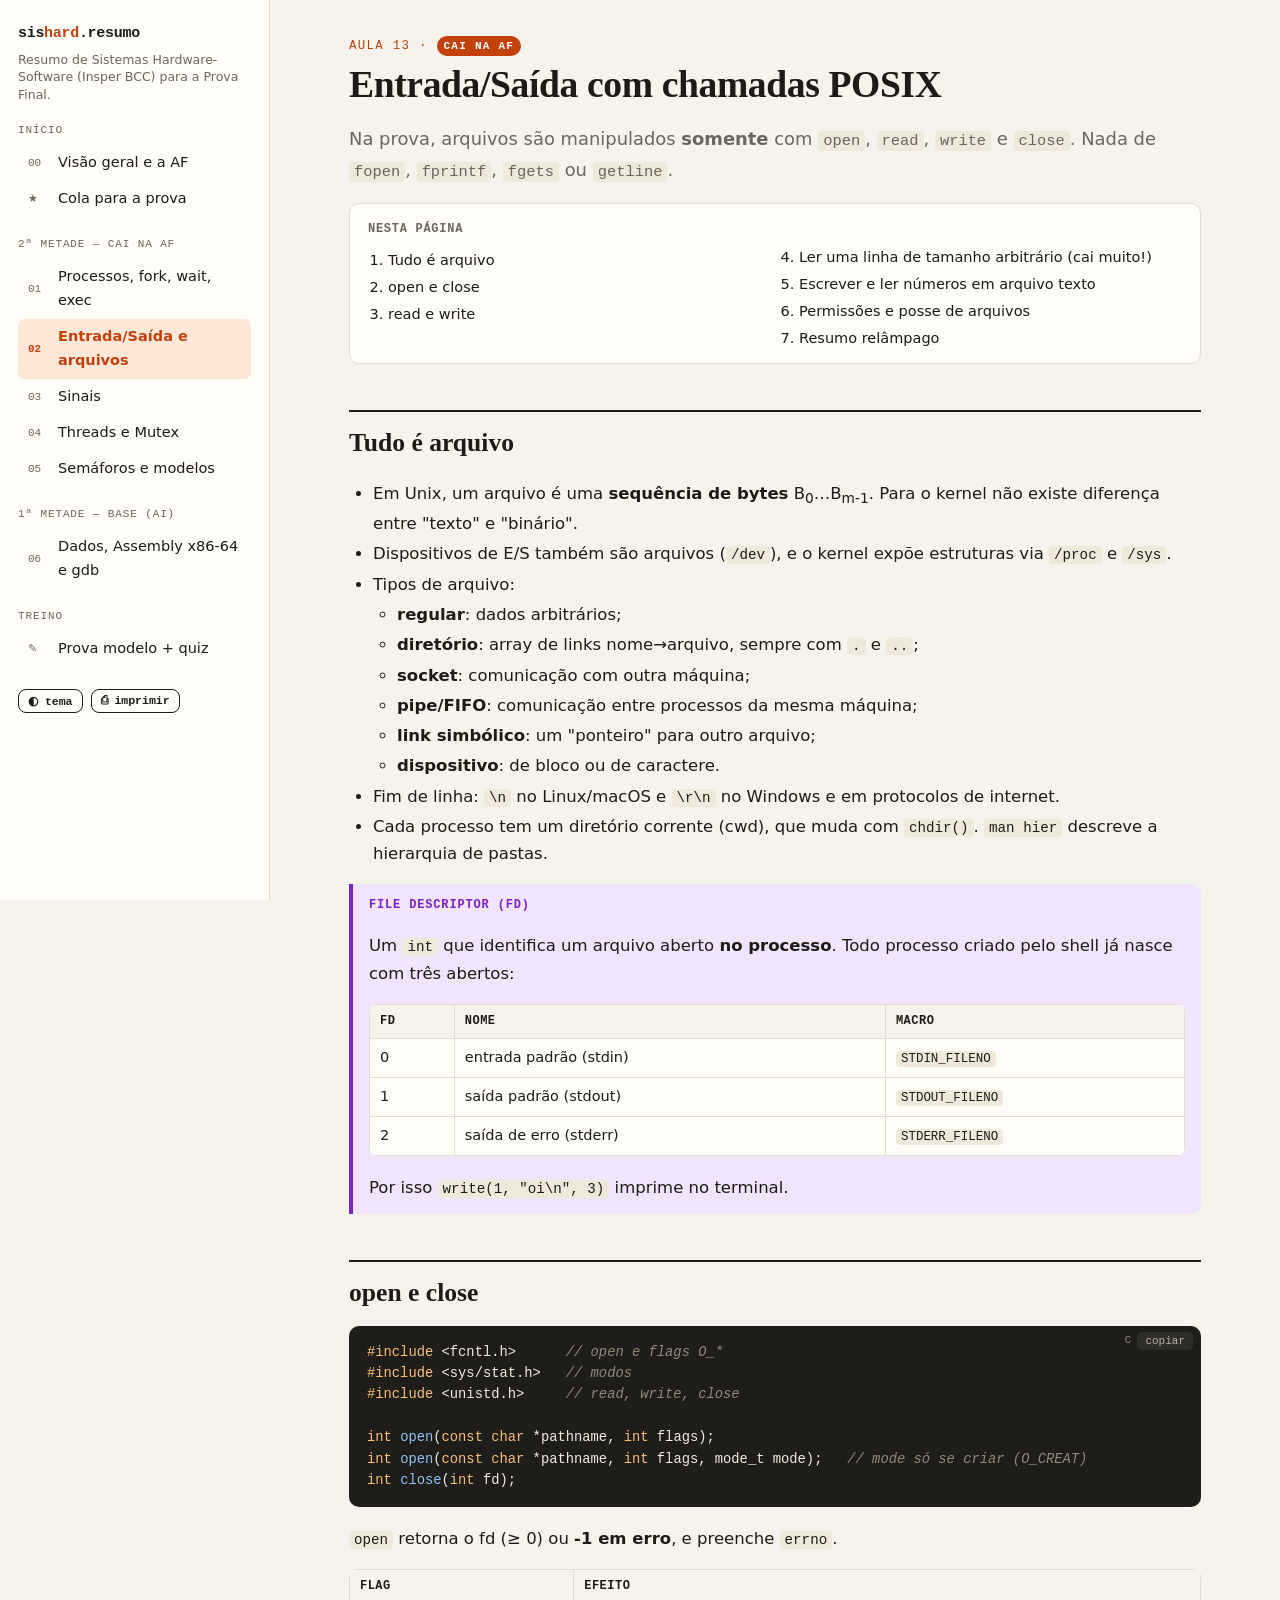
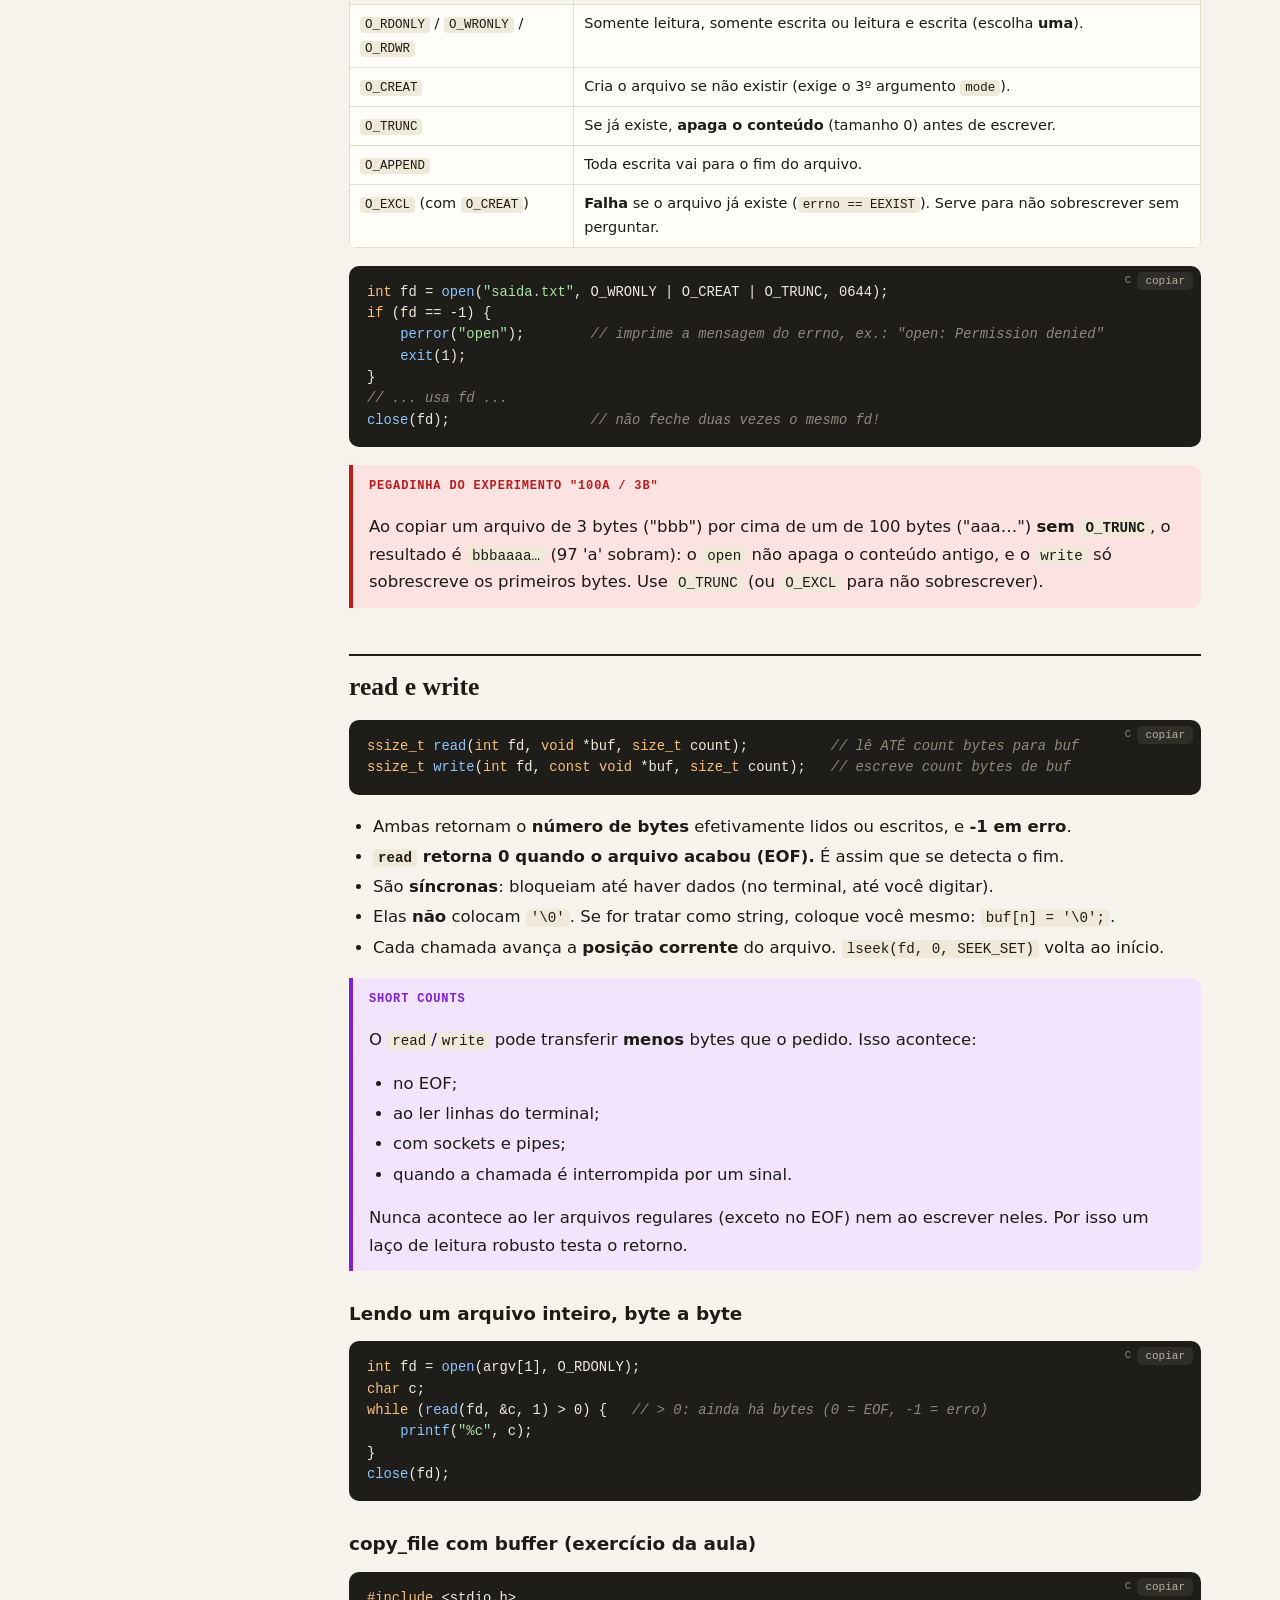
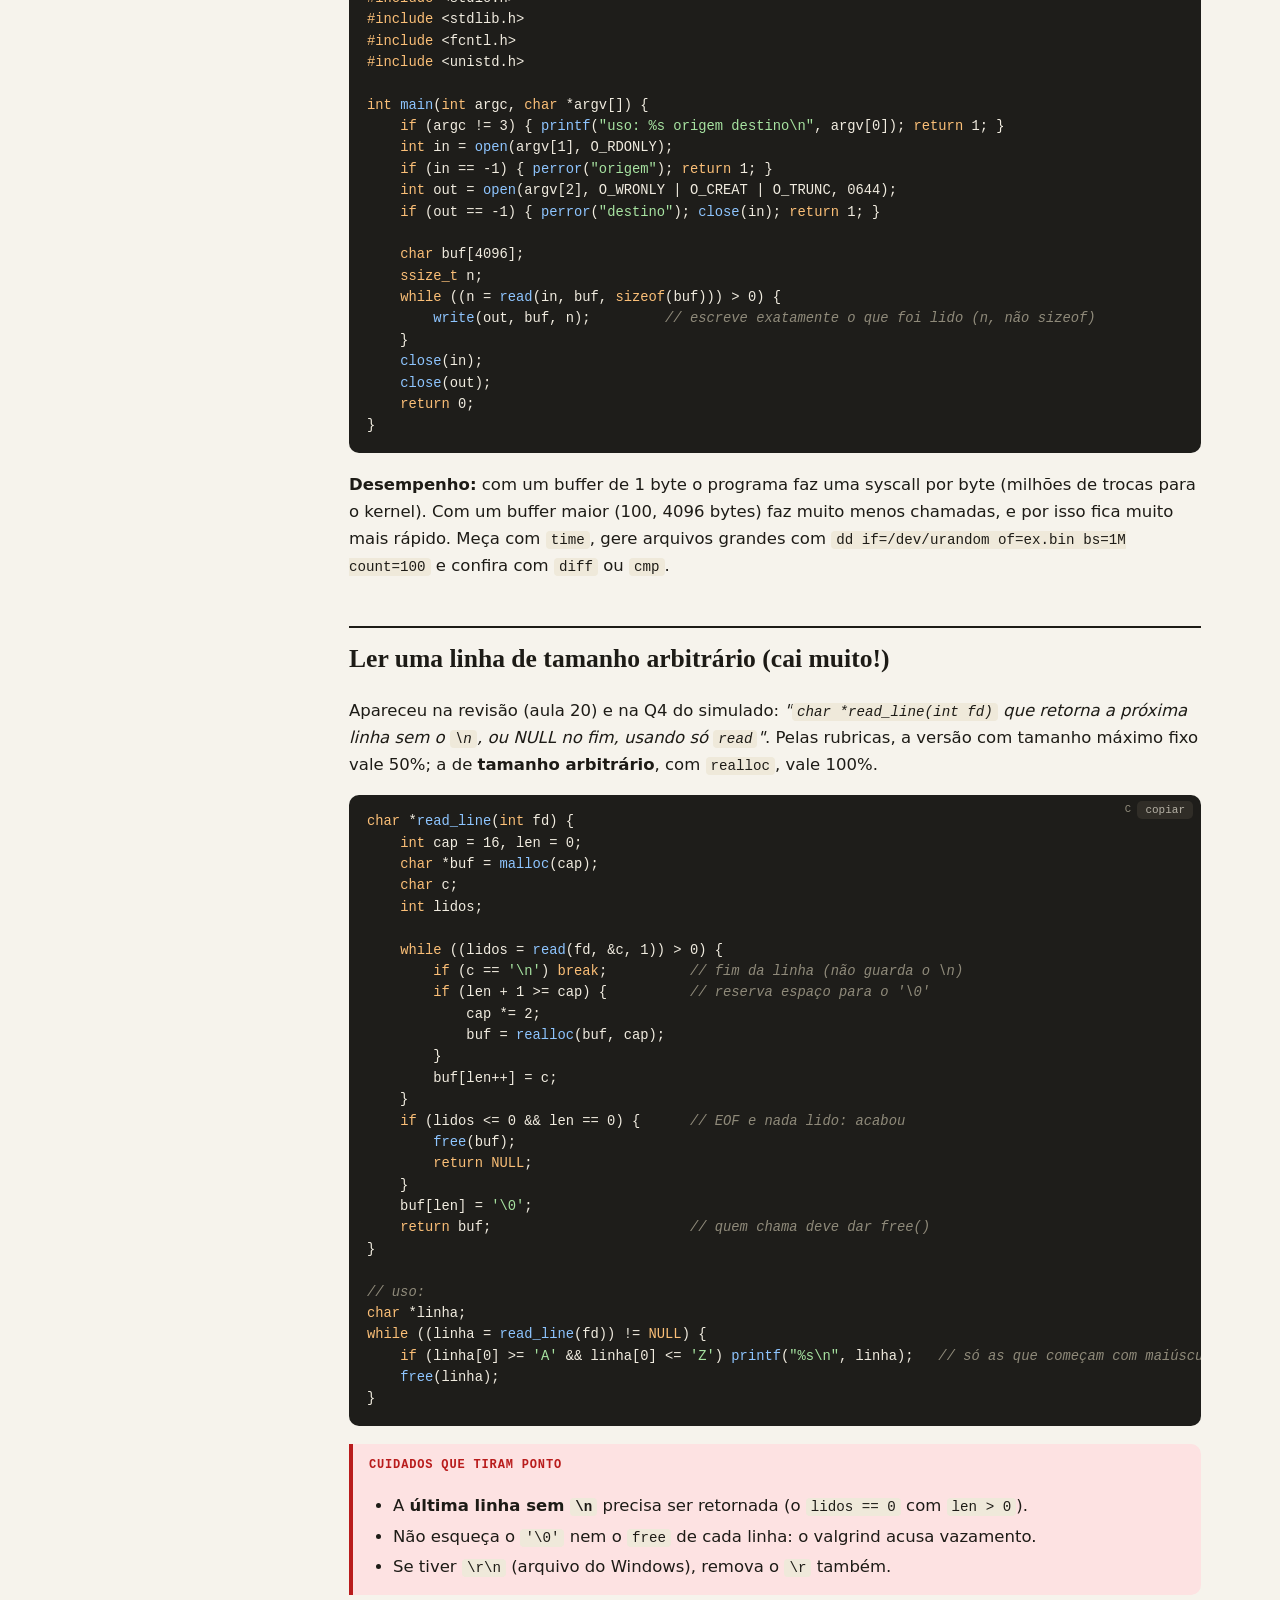
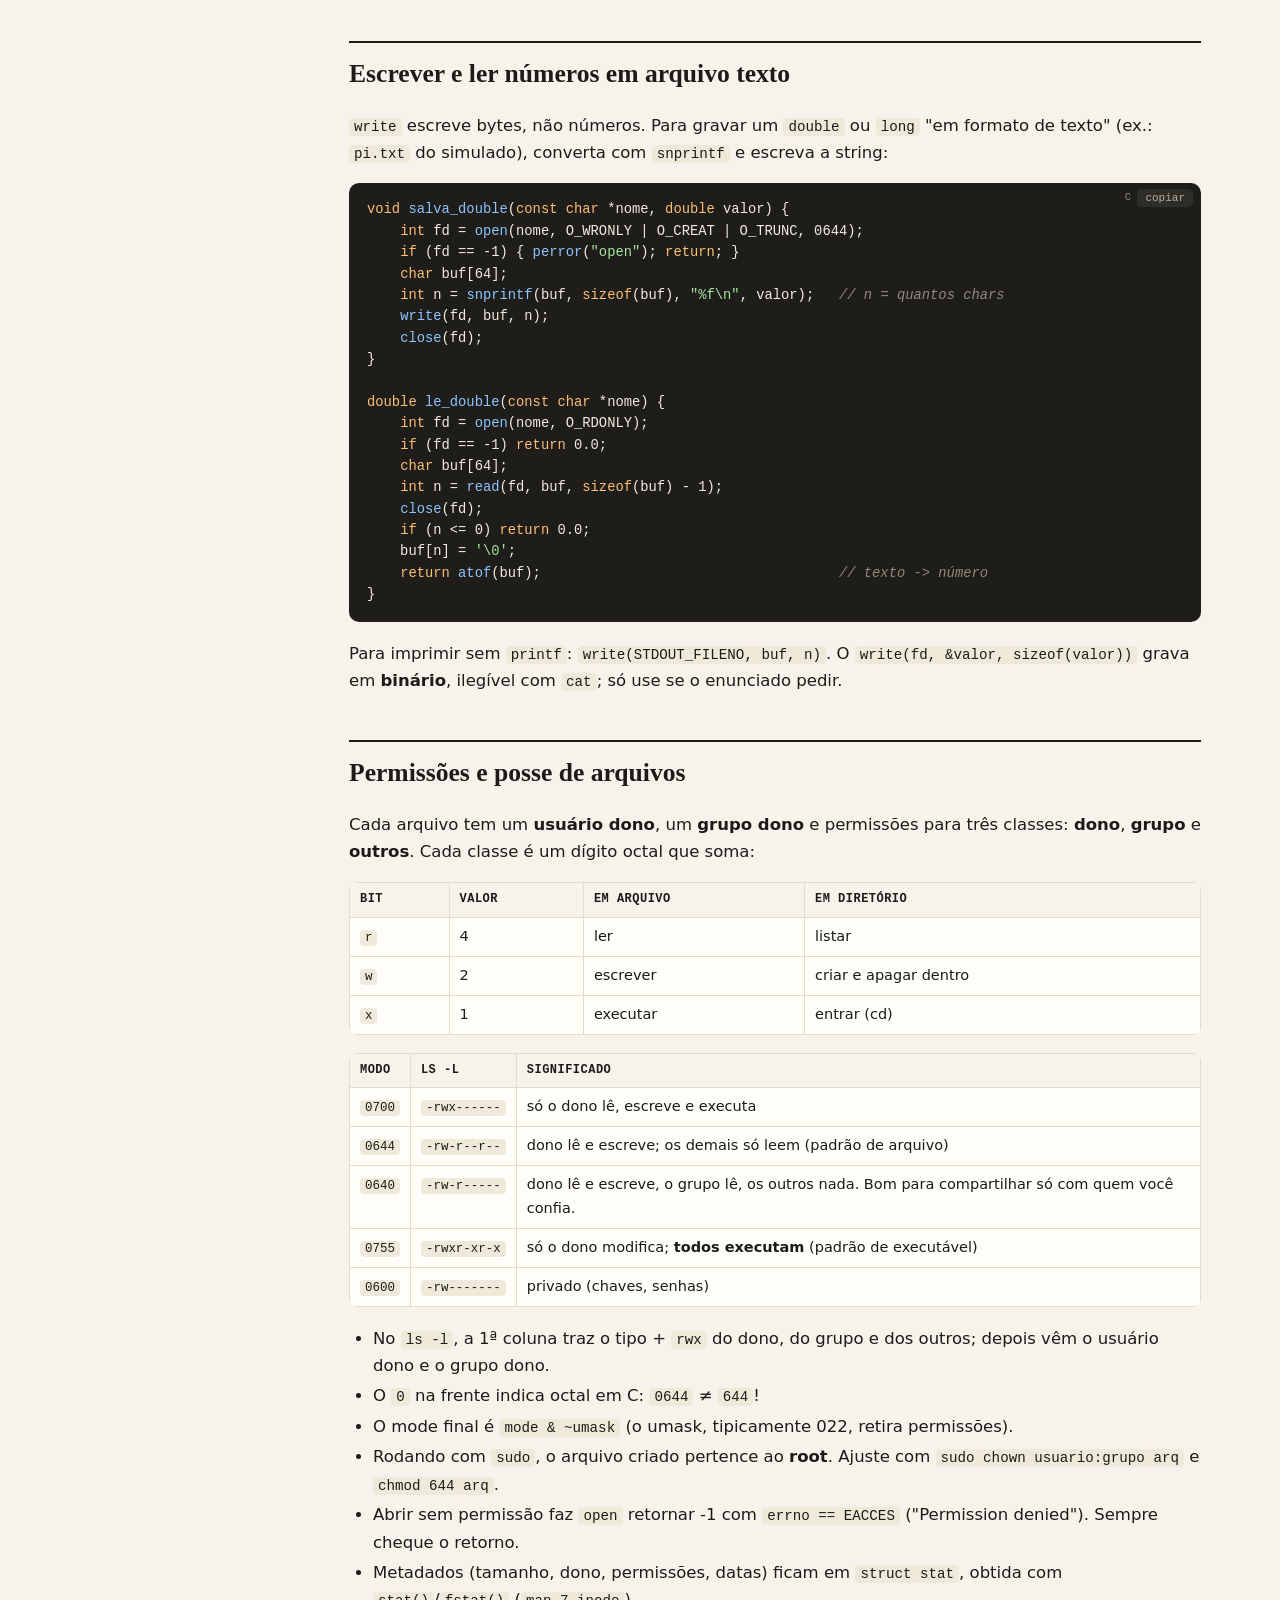
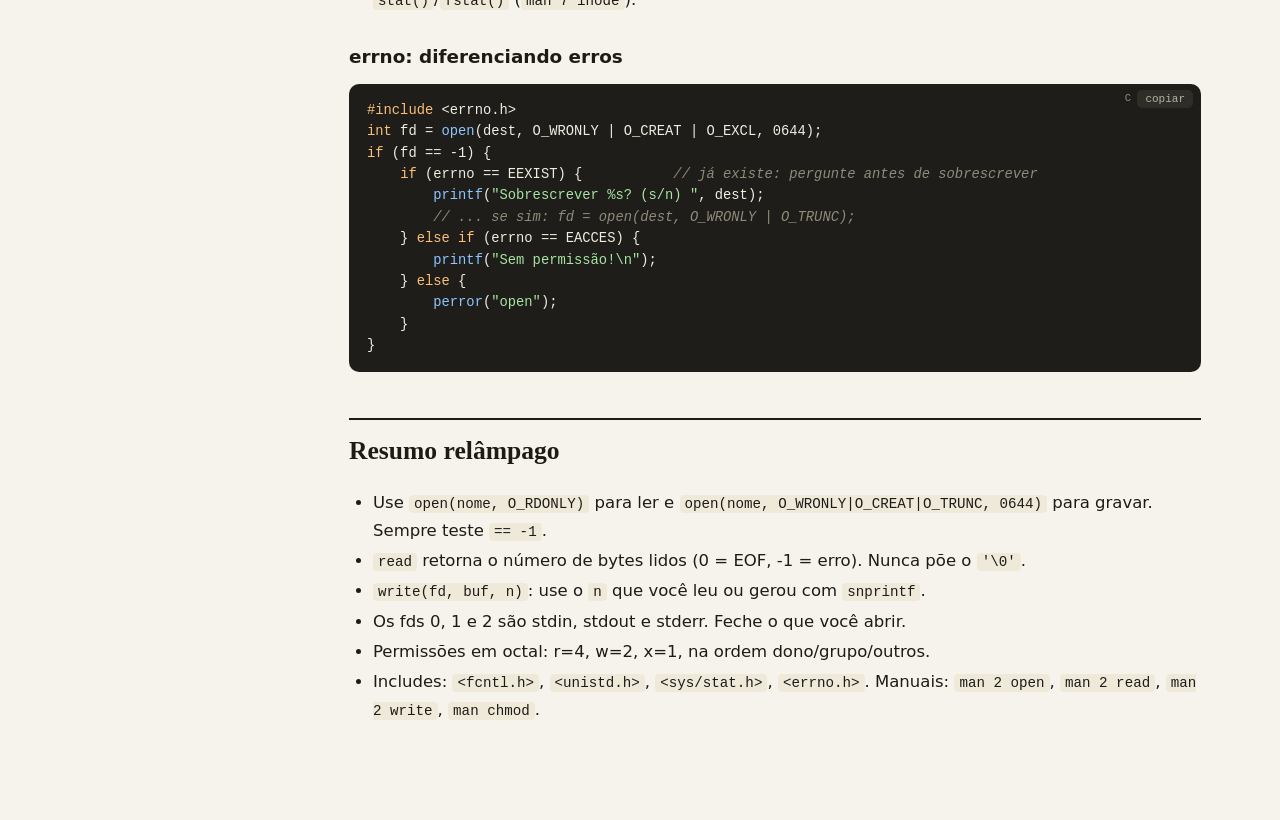
<file: entrada-saida.html>
<!DOCTYPE html>
<html lang="pt-BR">
<head>
<meta charset="utf-8">
<meta name="viewport" content="width=device-width, initial-scale=1">
<title>Entrada/Saída e arquivos — SisHard Resumo</title>
<link rel="stylesheet" href="assets/style.css">
</head>
<body>
<div class="layout">
<nav id="sidebar"></nav>
<main>
<p class="kicker">Aula 13 · <span class="badge af">cai na AF</span></p>
<h1>Entrada/Saída com chamadas POSIX</h1>
<p class="lead">Na prova, arquivos são manipulados <strong>somente</strong> com <code>open</code>, <code>read</code>, <code>write</code> e <code>close</code>. Nada de <code>fopen</code>, <code>fprintf</code>, <code>fgets</code> ou <code>getline</code>.</p>
<div id="page-toc" class="page-toc"></div>

<h2 id="arquivos">Tudo é arquivo</h2>
<ul>
<li>Em Unix, um arquivo é uma <strong>sequência de bytes</strong> B<sub>0</sub>…B<sub>m-1</sub>. Para o kernel não existe diferença entre "texto" e "binário".</li>
<li>Dispositivos de E/S também são arquivos (<code>/dev</code>), e o kernel expõe estruturas via <code>/proc</code> e <code>/sys</code>.</li>
<li>Tipos de arquivo:
<ul>
<li><strong>regular</strong>: dados arbitrários;</li>
<li><strong>diretório</strong>: array de links nome→arquivo, sempre com <code>.</code> e <code>..</code>;</li>
<li><strong>socket</strong>: comunicação com outra máquina;</li>
<li><strong>pipe/FIFO</strong>: comunicação entre processos da mesma máquina;</li>
<li><strong>link simbólico</strong>: um "ponteiro" para outro arquivo;</li>
<li><strong>dispositivo</strong>: de bloco ou de caractere.</li>
</ul></li>
<li>Fim de linha: <code>\n</code> no Linux/macOS e <code>\r\n</code> no Windows e em protocolos de internet.</li>
<li>Cada processo tem um diretório corrente (cwd), que muda com <code>chdir()</code>. <code>man hier</code> descreve a hierarquia de pastas.</li>
</ul>
<div class="box def"><span class="box-title">File descriptor (fd)</span>
<p>Um <code>int</code> que identifica um arquivo aberto <strong>no processo</strong>. Todo processo criado pelo shell já nasce com três abertos:</p>
<div class="table-wrap"><table><tr><th>fd</th><th>nome</th><th>macro</th></tr>
<tr><td>0</td><td>entrada padrão (stdin)</td><td><code>STDIN_FILENO</code></td></tr>
<tr><td>1</td><td>saída padrão (stdout)</td><td><code>STDOUT_FILENO</code></td></tr>
<tr><td>2</td><td>saída de erro (stderr)</td><td><code>STDERR_FILENO</code></td></tr></table></div>
<p>Por isso <code>write(1, "oi\n", 3)</code> imprime no terminal.</p></div>

<h2 id="open">open e close</h2>
<pre data-lang="c"><code>#include &lt;fcntl.h&gt;      // open e flags O_*
#include &lt;sys/stat.h&gt;   // modos
#include &lt;unistd.h&gt;     // read, write, close

int open(const char *pathname, int flags);
int open(const char *pathname, int flags, mode_t mode);   // mode só se criar (O_CREAT)
int close(int fd);</code></pre>
<p><code>open</code> retorna o fd (≥ 0) ou <strong>-1 em erro</strong>, e preenche <code>errno</code>.</p>
<div class="table-wrap"><table>
<tr><th>Flag</th><th>Efeito</th></tr>
<tr><td><code>O_RDONLY</code> / <code>O_WRONLY</code> / <code>O_RDWR</code></td><td>Somente leitura, somente escrita ou leitura e escrita (escolha <strong>uma</strong>).</td></tr>
<tr><td><code>O_CREAT</code></td><td>Cria o arquivo se não existir (exige o 3º argumento <code>mode</code>).</td></tr>
<tr><td><code>O_TRUNC</code></td><td>Se já existe, <strong>apaga o conteúdo</strong> (tamanho 0) antes de escrever.</td></tr>
<tr><td><code>O_APPEND</code></td><td>Toda escrita vai para o fim do arquivo.</td></tr>
<tr><td><code>O_EXCL</code> (com <code>O_CREAT</code>)</td><td><strong>Falha</strong> se o arquivo já existe (<code>errno == EEXIST</code>). Serve para não sobrescrever sem perguntar.</td></tr>
</table></div>
<pre data-lang="c"><code>int fd = open("saida.txt", O_WRONLY | O_CREAT | O_TRUNC, 0644);
if (fd == -1) {
    perror("open");        // imprime a mensagem do errno, ex.: "open: Permission denied"
    exit(1);
}
// ... usa fd ...
close(fd);                 // não feche duas vezes o mesmo fd!</code></pre>
<div class="box trap"><span class="box-title">Pegadinha do experimento "100a / 3b"</span>
<p>Ao copiar um arquivo de 3 bytes ("bbb") por cima de um de 100 bytes ("aaa…") <strong>sem <code>O_TRUNC</code></strong>, o resultado é <code>bbbaaaa…</code> (97 'a' sobram): o <code>open</code> não apaga o conteúdo antigo, e o <code>write</code> só sobrescreve os primeiros bytes. Use <code>O_TRUNC</code> (ou <code>O_EXCL</code> para não sobrescrever).</p></div>

<h2 id="readwrite">read e write</h2>
<pre data-lang="c"><code>ssize_t read(int fd, void *buf, size_t count);          // lê ATÉ count bytes para buf
ssize_t write(int fd, const void *buf, size_t count);   // escreve count bytes de buf</code></pre>
<ul>
<li>Ambas retornam o <strong>número de bytes</strong> efetivamente lidos ou escritos, e <strong>-1 em erro</strong>.</li>
<li><strong><code>read</code> retorna 0 quando o arquivo acabou (EOF).</strong> É assim que se detecta o fim.</li>
<li>São <strong>síncronas</strong>: bloqueiam até haver dados (no terminal, até você digitar).</li>
<li>Elas <strong>não</strong> colocam <code>'\0'</code>. Se for tratar como string, coloque você mesmo: <code>buf[n] = '\0';</code>.</li>
<li>Cada chamada avança a <strong>posição corrente</strong> do arquivo. <code>lseek(fd, 0, SEEK_SET)</code> volta ao início.</li>
</ul>
<div class="box def"><span class="box-title">Short counts</span>
<p>O <code>read</code>/<code>write</code> pode transferir <strong>menos</strong> bytes que o pedido. Isso acontece:</p>
<ul>
<li>no EOF;</li>
<li>ao ler linhas do terminal;</li>
<li>com sockets e pipes;</li>
<li>quando a chamada é interrompida por um sinal.</li>
</ul>
<p>Nunca acontece ao ler arquivos regulares (exceto no EOF) nem ao escrever neles. Por isso um laço de leitura robusto testa o retorno.</p></div>

<h3>Lendo um arquivo inteiro, byte a byte</h3>
<pre data-lang="c"><code>int fd = open(argv[1], O_RDONLY);
char c;
while (read(fd, &amp;c, 1) &gt; 0) {   // &gt; 0: ainda há bytes (0 = EOF, -1 = erro)
    printf("%c", c);
}
close(fd);</code></pre>

<h3>copy_file com buffer (exercício da aula)</h3>
<pre data-lang="c"><code>#include &lt;stdio.h&gt;
#include &lt;stdlib.h&gt;
#include &lt;fcntl.h&gt;
#include &lt;unistd.h&gt;

int main(int argc, char *argv[]) {
    if (argc != 3) { printf("uso: %s origem destino\n", argv[0]); return 1; }
    int in = open(argv[1], O_RDONLY);
    if (in == -1) { perror("origem"); return 1; }
    int out = open(argv[2], O_WRONLY | O_CREAT | O_TRUNC, 0644);
    if (out == -1) { perror("destino"); close(in); return 1; }

    char buf[4096];
    ssize_t n;
    while ((n = read(in, buf, sizeof(buf))) &gt; 0) {
        write(out, buf, n);         // escreve exatamente o que foi lido (n, não sizeof)
    }
    close(in);
    close(out);
    return 0;
}</code></pre>
<p><strong>Desempenho:</strong> com um buffer de 1 byte o programa faz uma syscall por byte (milhões de trocas para o kernel). Com um buffer maior (100, 4096 bytes) faz muito menos chamadas, e por isso fica muito mais rápido. Meça com <code>time</code>, gere arquivos grandes com <code>dd if=/dev/urandom of=ex.bin bs=1M count=100</code> e confira com <code>diff</code> ou <code>cmp</code>.</p>

<h2 id="readline">Ler uma linha de tamanho arbitrário (cai muito!)</h2>
<p>Apareceu na revisão (aula 20) e na Q4 do simulado: <em>"<code>char *read_line(int fd)</code> que retorna a próxima linha sem o <code>\n</code>, ou NULL no fim, usando só <code>read</code>"</em>. Pelas rubricas, a versão com tamanho máximo fixo vale 50%; a de <strong>tamanho arbitrário</strong>, com <code>realloc</code>, vale 100%.</p>
<pre data-lang="c"><code>char *read_line(int fd) {
    int cap = 16, len = 0;
    char *buf = malloc(cap);
    char c;
    int lidos;

    while ((lidos = read(fd, &amp;c, 1)) &gt; 0) {
        if (c == '\n') break;          // fim da linha (não guarda o \n)
        if (len + 1 &gt;= cap) {          // reserva espaço para o '\0'
            cap *= 2;
            buf = realloc(buf, cap);
        }
        buf[len++] = c;
    }
    if (lidos &lt;= 0 &amp;&amp; len == 0) {      // EOF e nada lido: acabou
        free(buf);
        return NULL;
    }
    buf[len] = '\0';
    return buf;                        // quem chama deve dar free()
}

// uso:
char *linha;
while ((linha = read_line(fd)) != NULL) {
    if (linha[0] &gt;= 'A' &amp;&amp; linha[0] &lt;= 'Z') printf("%s\n", linha);   // só as que começam com maiúscula
    free(linha);
}</code></pre>
<div class="box trap"><span class="box-title">Cuidados que tiram ponto</span>
<ul>
<li>A <strong>última linha sem <code>\n</code></strong> precisa ser retornada (o <code>lidos == 0</code> com <code>len &gt; 0</code>).</li>
<li>Não esqueça o <code>'\0'</code> nem o <code>free</code> de cada linha: o valgrind acusa vazamento.</li>
<li>Se tiver <code>\r\n</code> (arquivo do Windows), remova o <code>\r</code> também.</li>
</ul></div>

<h2 id="numeros">Escrever e ler números em arquivo texto</h2>
<p><code>write</code> escreve bytes, não números. Para gravar um <code>double</code> ou <code>long</code> "em formato de texto" (ex.: <code>pi.txt</code> do simulado), converta com <code>snprintf</code> e escreva a string:</p>
<pre data-lang="c"><code>void salva_double(const char *nome, double valor) {
    int fd = open(nome, O_WRONLY | O_CREAT | O_TRUNC, 0644);
    if (fd == -1) { perror("open"); return; }
    char buf[64];
    int n = snprintf(buf, sizeof(buf), "%f\n", valor);   // n = quantos chars
    write(fd, buf, n);
    close(fd);
}

double le_double(const char *nome) {
    int fd = open(nome, O_RDONLY);
    if (fd == -1) return 0.0;
    char buf[64];
    int n = read(fd, buf, sizeof(buf) - 1);
    close(fd);
    if (n &lt;= 0) return 0.0;
    buf[n] = '\0';
    return atof(buf);                                    // texto -&gt; número
}</code></pre>
<p>Para imprimir sem <code>printf</code>: <code>write(STDOUT_FILENO, buf, n)</code>. O <code>write(fd, &amp;valor, sizeof(valor))</code> grava em <strong>binário</strong>, ilegível com <code>cat</code>; só use se o enunciado pedir.</p>

<h2 id="permissoes">Permissões e posse de arquivos</h2>
<p>Cada arquivo tem um <strong>usuário dono</strong>, um <strong>grupo dono</strong> e permissões para três classes: <strong>dono</strong>, <strong>grupo</strong> e <strong>outros</strong>. Cada classe é um dígito octal que soma:</p>
<div class="table-wrap"><table>
<tr><th>Bit</th><th>Valor</th><th>Em arquivo</th><th>Em diretório</th></tr>
<tr><td><code>r</code></td><td>4</td><td>ler</td><td>listar</td></tr>
<tr><td><code>w</code></td><td>2</td><td>escrever</td><td>criar e apagar dentro</td></tr>
<tr><td><code>x</code></td><td>1</td><td>executar</td><td>entrar (cd)</td></tr>
</table></div>
<div class="table-wrap"><table>
<tr><th>Modo</th><th>ls -l</th><th>Significado</th></tr>
<tr><td><code>0700</code></td><td><code>-rwx------</code></td><td>só o dono lê, escreve e executa</td></tr>
<tr><td><code>0644</code></td><td><code>-rw-r--r--</code></td><td>dono lê e escreve; os demais só leem (padrão de arquivo)</td></tr>
<tr><td><code>0640</code></td><td><code>-rw-r-----</code></td><td>dono lê e escreve, o grupo lê, os outros nada. Bom para compartilhar só com quem você confia.</td></tr>
<tr><td><code>0755</code></td><td><code>-rwxr-xr-x</code></td><td>só o dono modifica; <strong>todos executam</strong> (padrão de executável)</td></tr>
<tr><td><code>0600</code></td><td><code>-rw-------</code></td><td>privado (chaves, senhas)</td></tr>
</table></div>
<ul>
<li>No <code>ls -l</code>, a 1ª coluna traz o tipo + <code>rwx</code> do dono, do grupo e dos outros; depois vêm o usuário dono e o grupo dono.</li>
<li>O <code>0</code> na frente indica octal em C: <code>0644</code> ≠ <code>644</code>!</li>
<li>O mode final é <code>mode &amp; ~umask</code> (o umask, tipicamente 022, retira permissões).</li>
<li>Rodando com <code>sudo</code>, o arquivo criado pertence ao <strong>root</strong>. Ajuste com <code>sudo chown usuario:grupo arq</code> e <code>chmod 644 arq</code>.</li>
<li>Abrir sem permissão faz <code>open</code> retornar -1 com <code>errno == EACCES</code> ("Permission denied"). Sempre cheque o retorno.</li>
<li>Metadados (tamanho, dono, permissões, datas) ficam em <code>struct stat</code>, obtida com <code>stat()</code>/<code>fstat()</code> (<code>man 7 inode</code>).</li>
</ul>
<h3>errno: diferenciando erros</h3>
<pre data-lang="c"><code>#include &lt;errno.h&gt;
int fd = open(dest, O_WRONLY | O_CREAT | O_EXCL, 0644);
if (fd == -1) {
    if (errno == EEXIST) {           // já existe: pergunte antes de sobrescrever
        printf("Sobrescrever %s? (s/n) ", dest);
        // ... se sim: fd = open(dest, O_WRONLY | O_TRUNC);
    } else if (errno == EACCES) {
        printf("Sem permissão!\n");
    } else {
        perror("open");
    }
}</code></pre>

<h2 id="resumo">Resumo relâmpago</h2>
<ul>
<li>Use <code>open(nome, O_RDONLY)</code> para ler e <code>open(nome, O_WRONLY|O_CREAT|O_TRUNC, 0644)</code> para gravar. Sempre teste <code>== -1</code>.</li>
<li><code>read</code> retorna o número de bytes lidos (0 = EOF, -1 = erro). Nunca põe o <code>'\0'</code>.</li>
<li><code>write(fd, buf, n)</code>: use o <code>n</code> que você leu ou gerou com <code>snprintf</code>.</li>
<li>Os fds 0, 1 e 2 são stdin, stdout e stderr. Feche o que você abrir.</li>
<li>Permissões em octal: r=4, w=2, x=1, na ordem dono/grupo/outros.</li>
<li>Includes: <code>&lt;fcntl.h&gt;</code>, <code>&lt;unistd.h&gt;</code>, <code>&lt;sys/stat.h&gt;</code>, <code>&lt;errno.h&gt;</code>. Manuais: <code>man 2 open</code>, <code>man 2 read</code>, <code>man 2 write</code>, <code>man chmod</code>.</li>
</ul>
</main>
</div>
<script src="assets/app.js"></script>
</body>
</html>
</file>
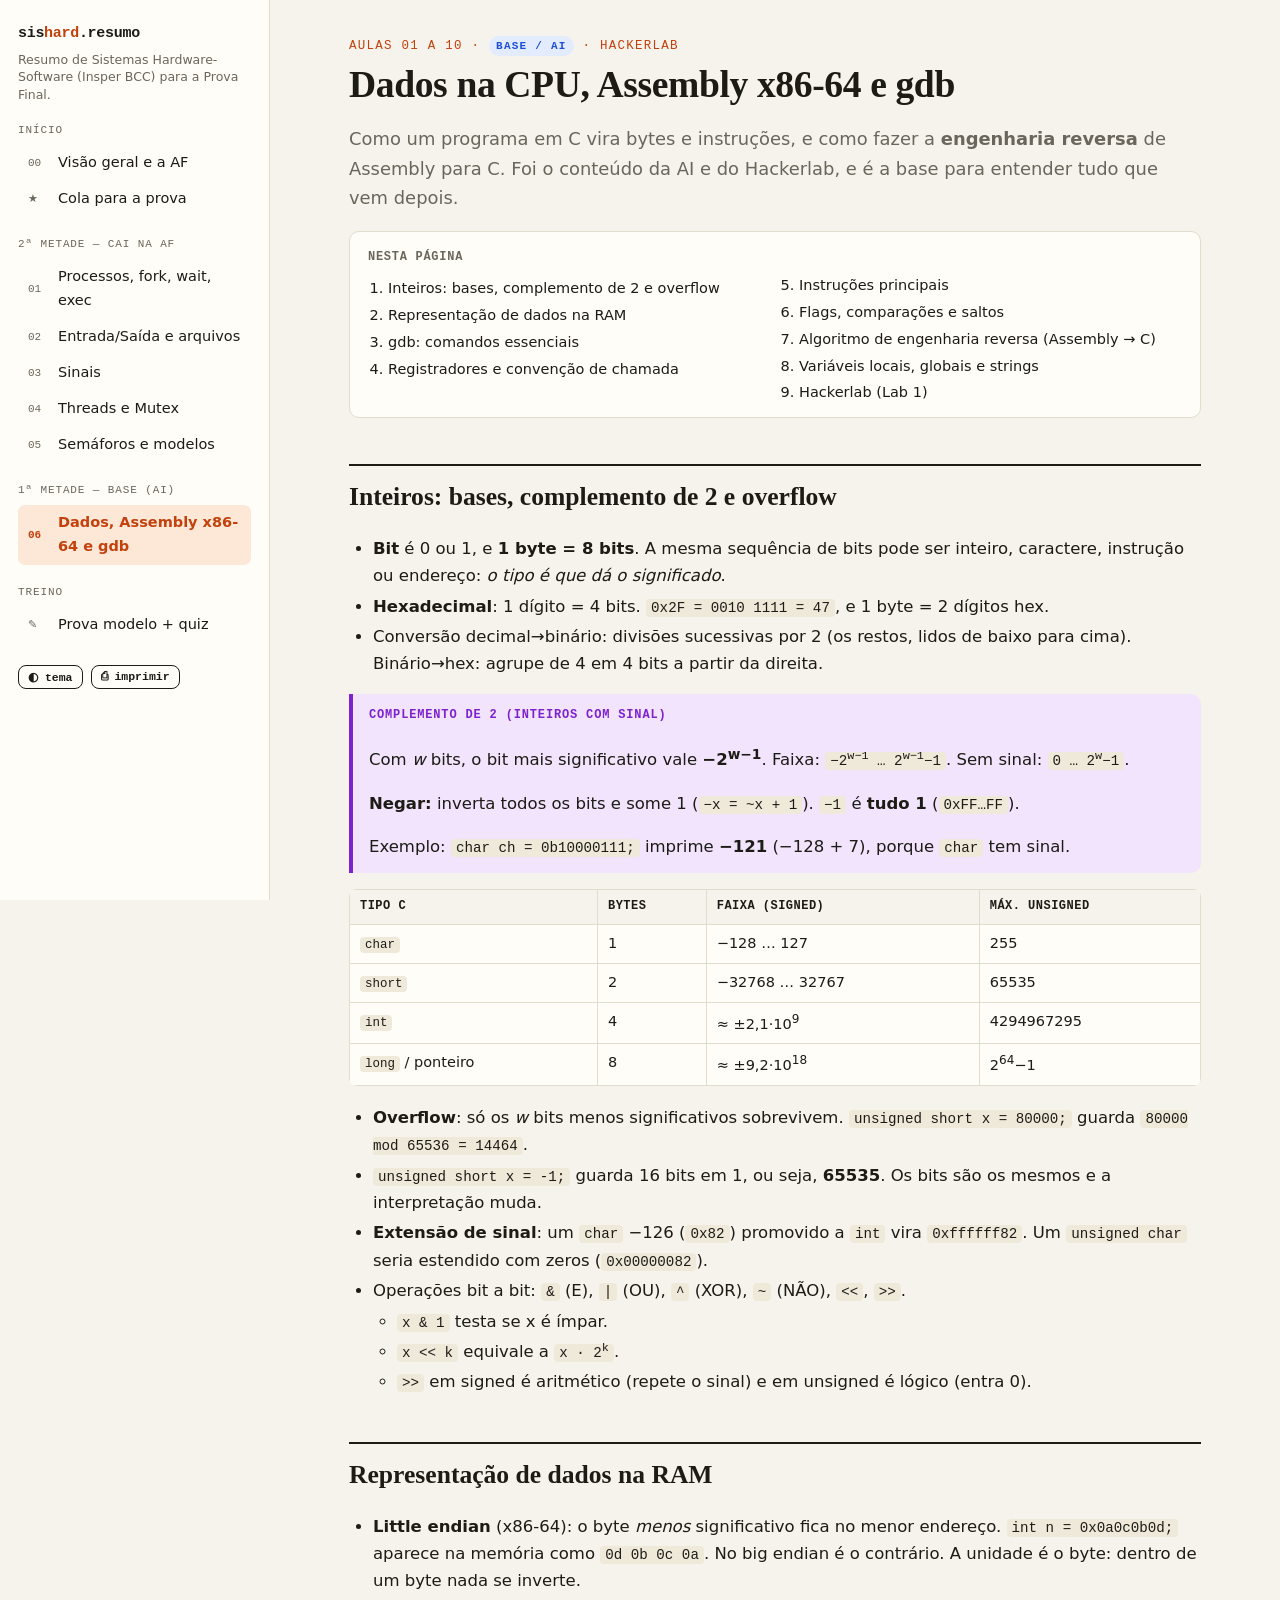
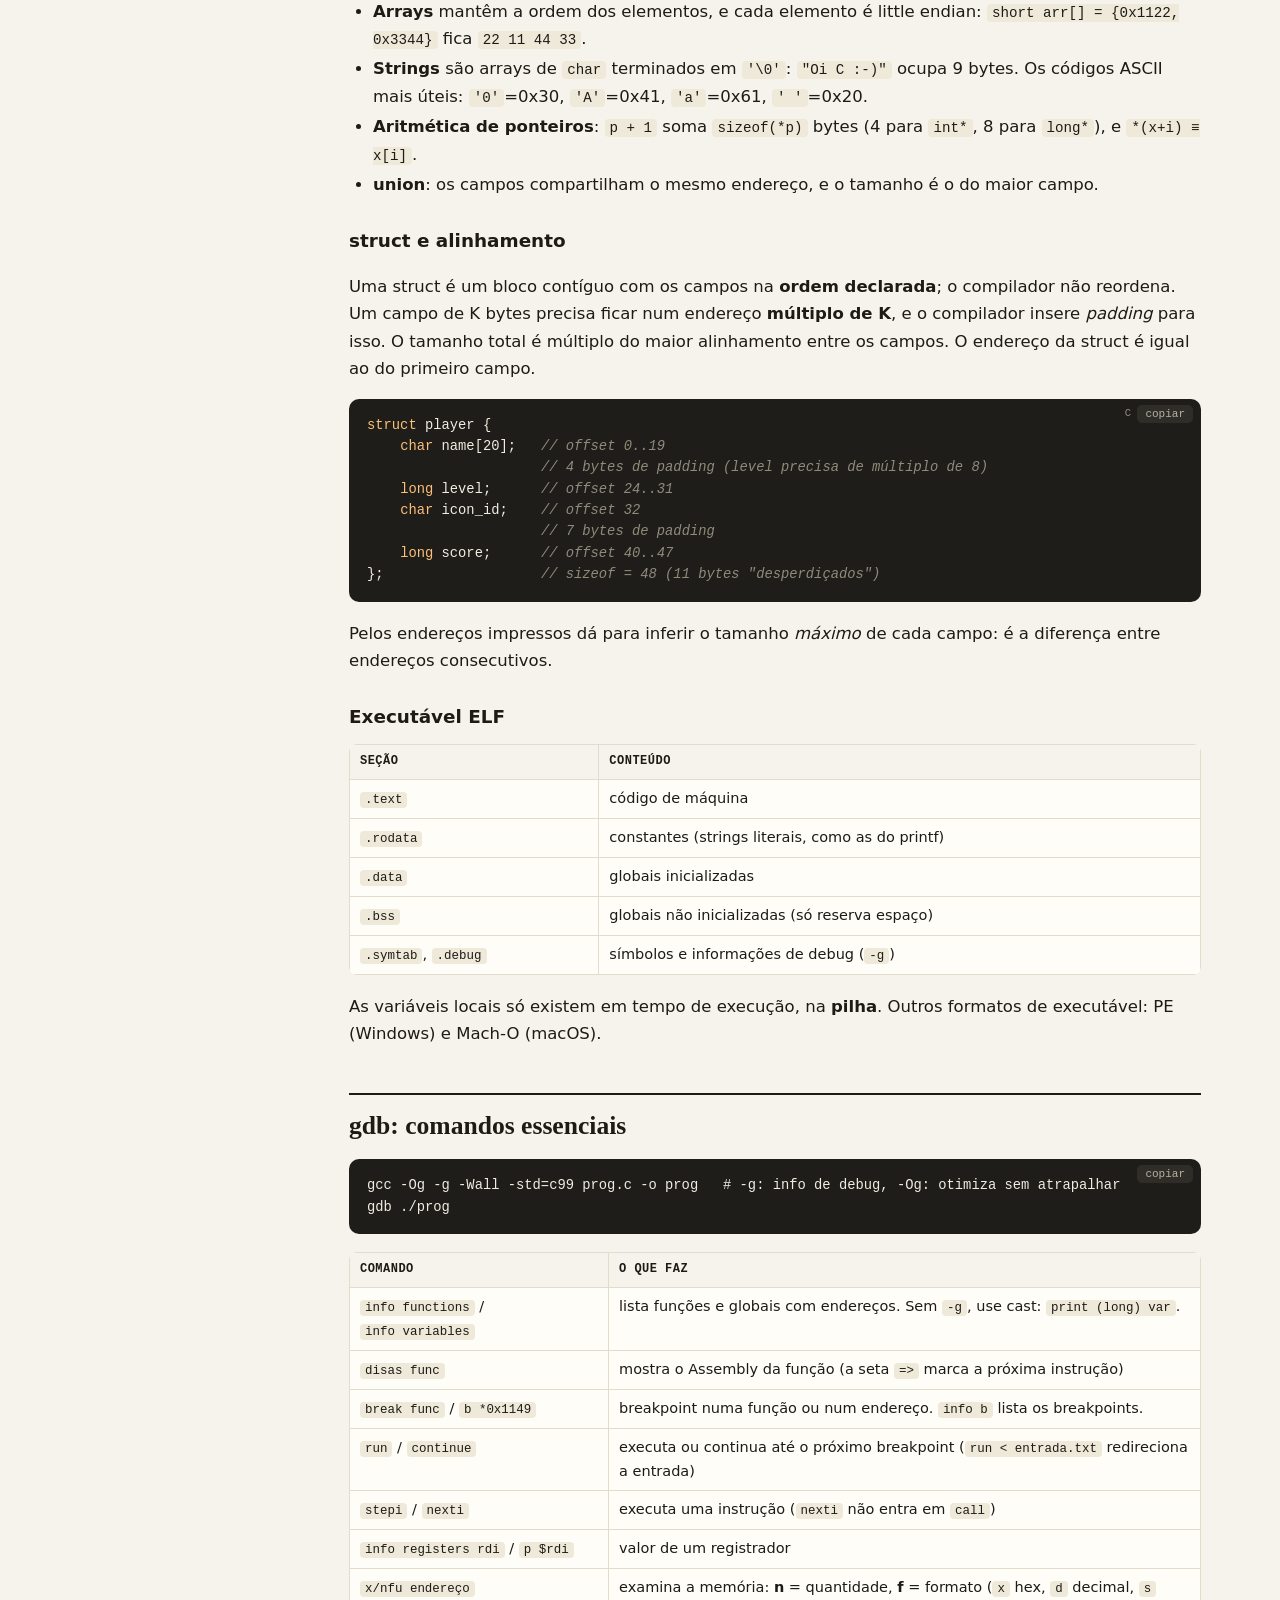
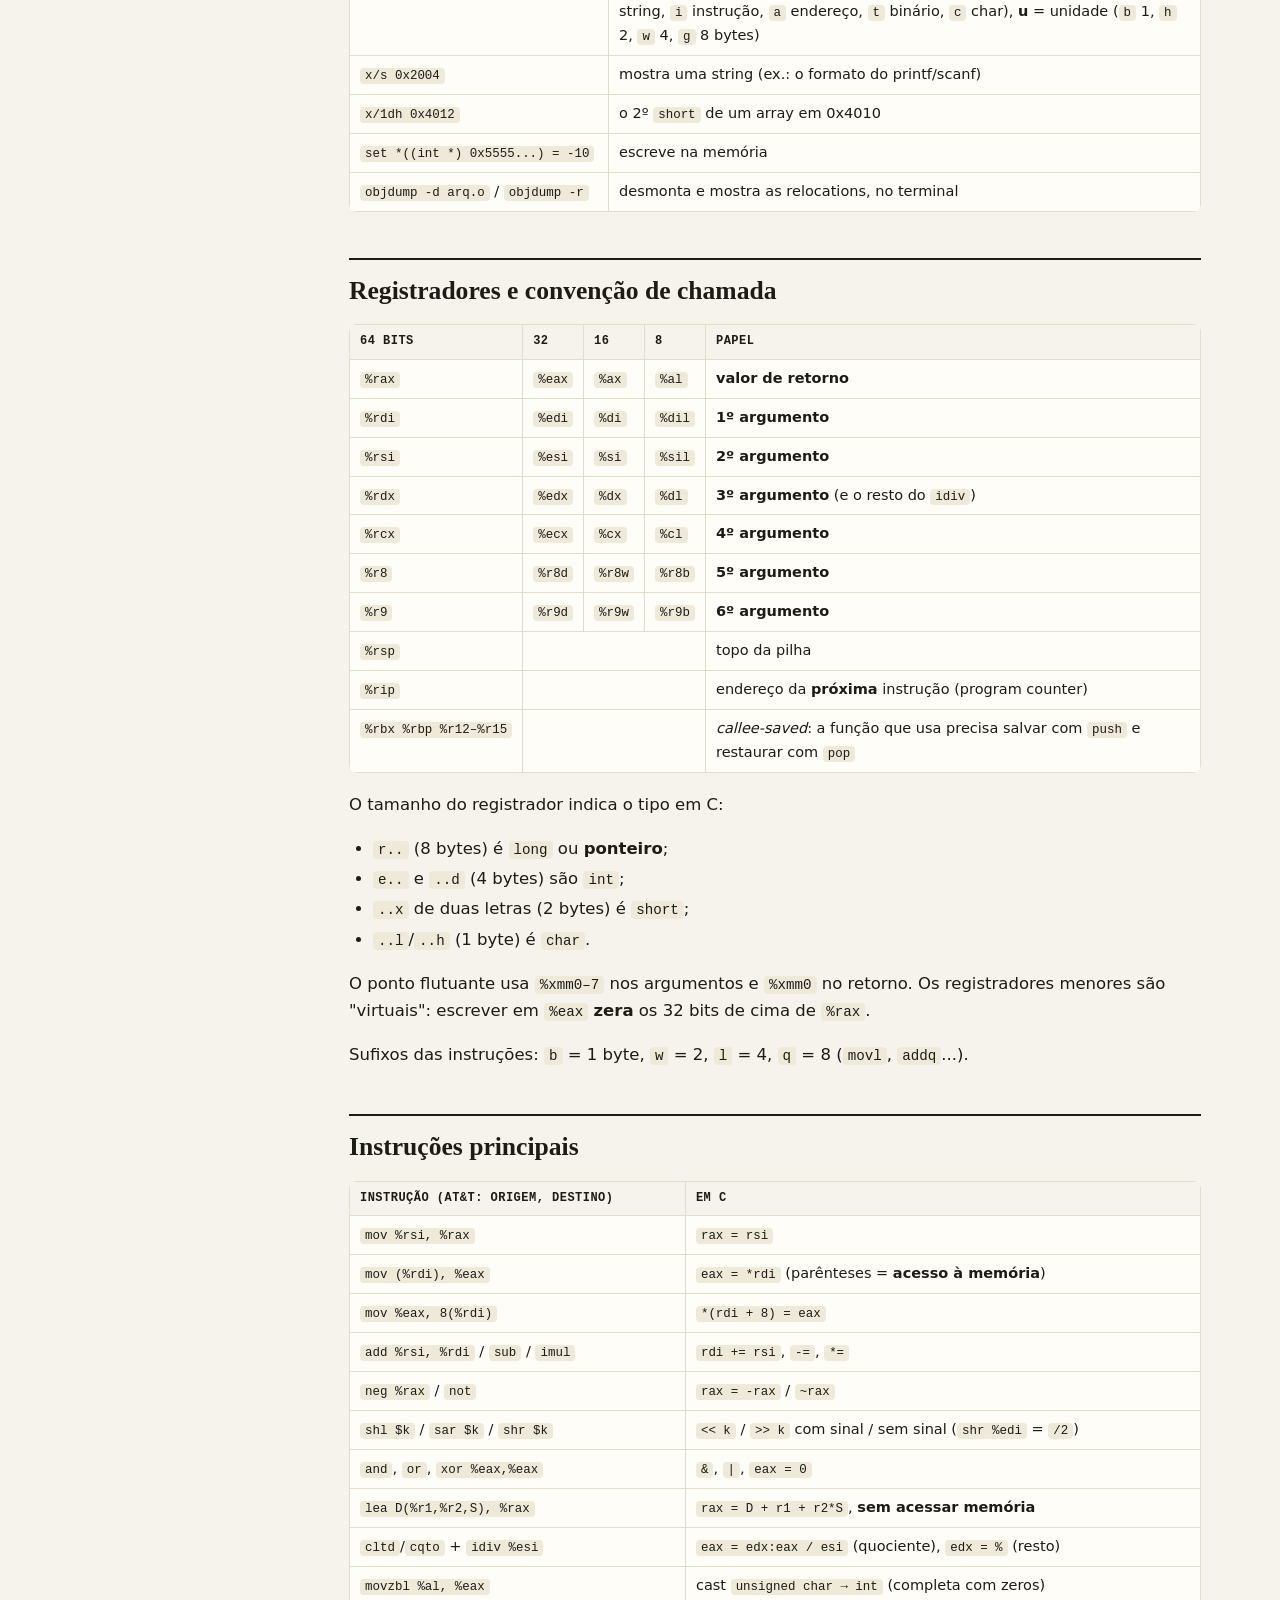
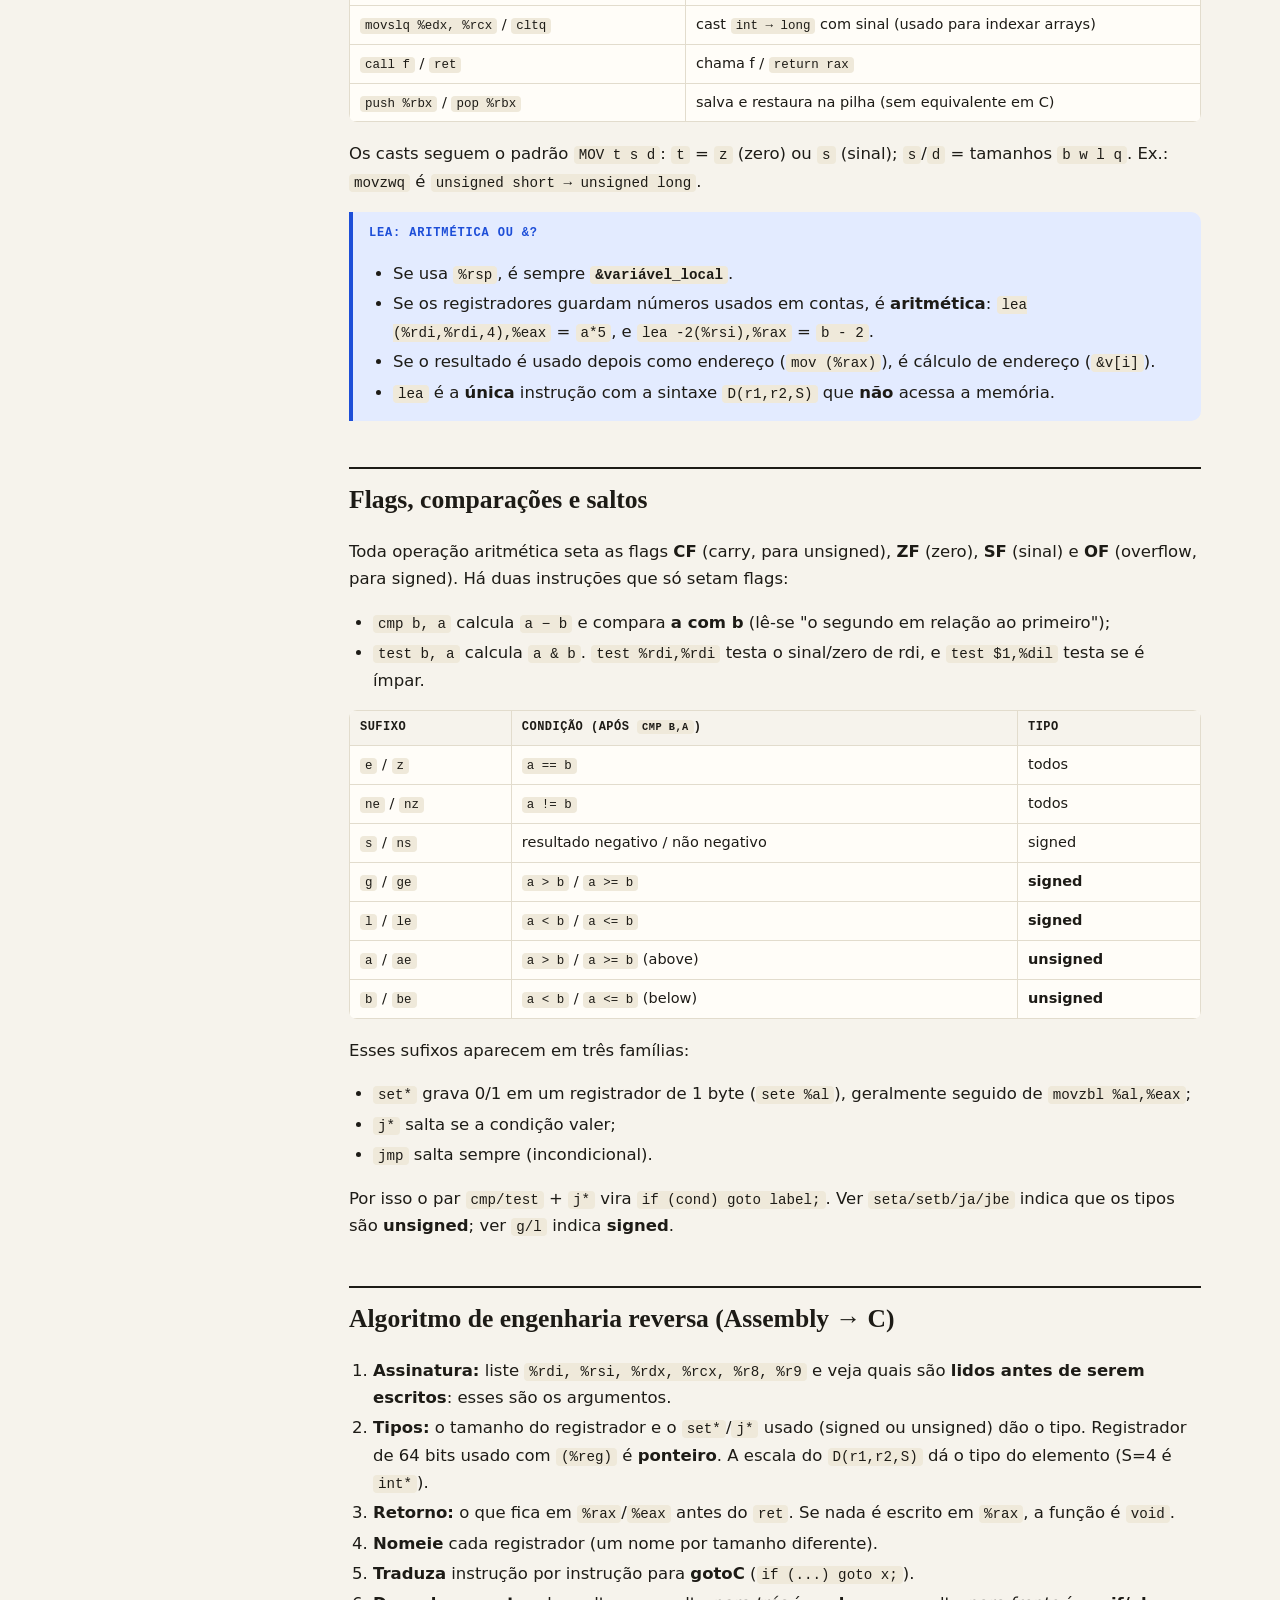
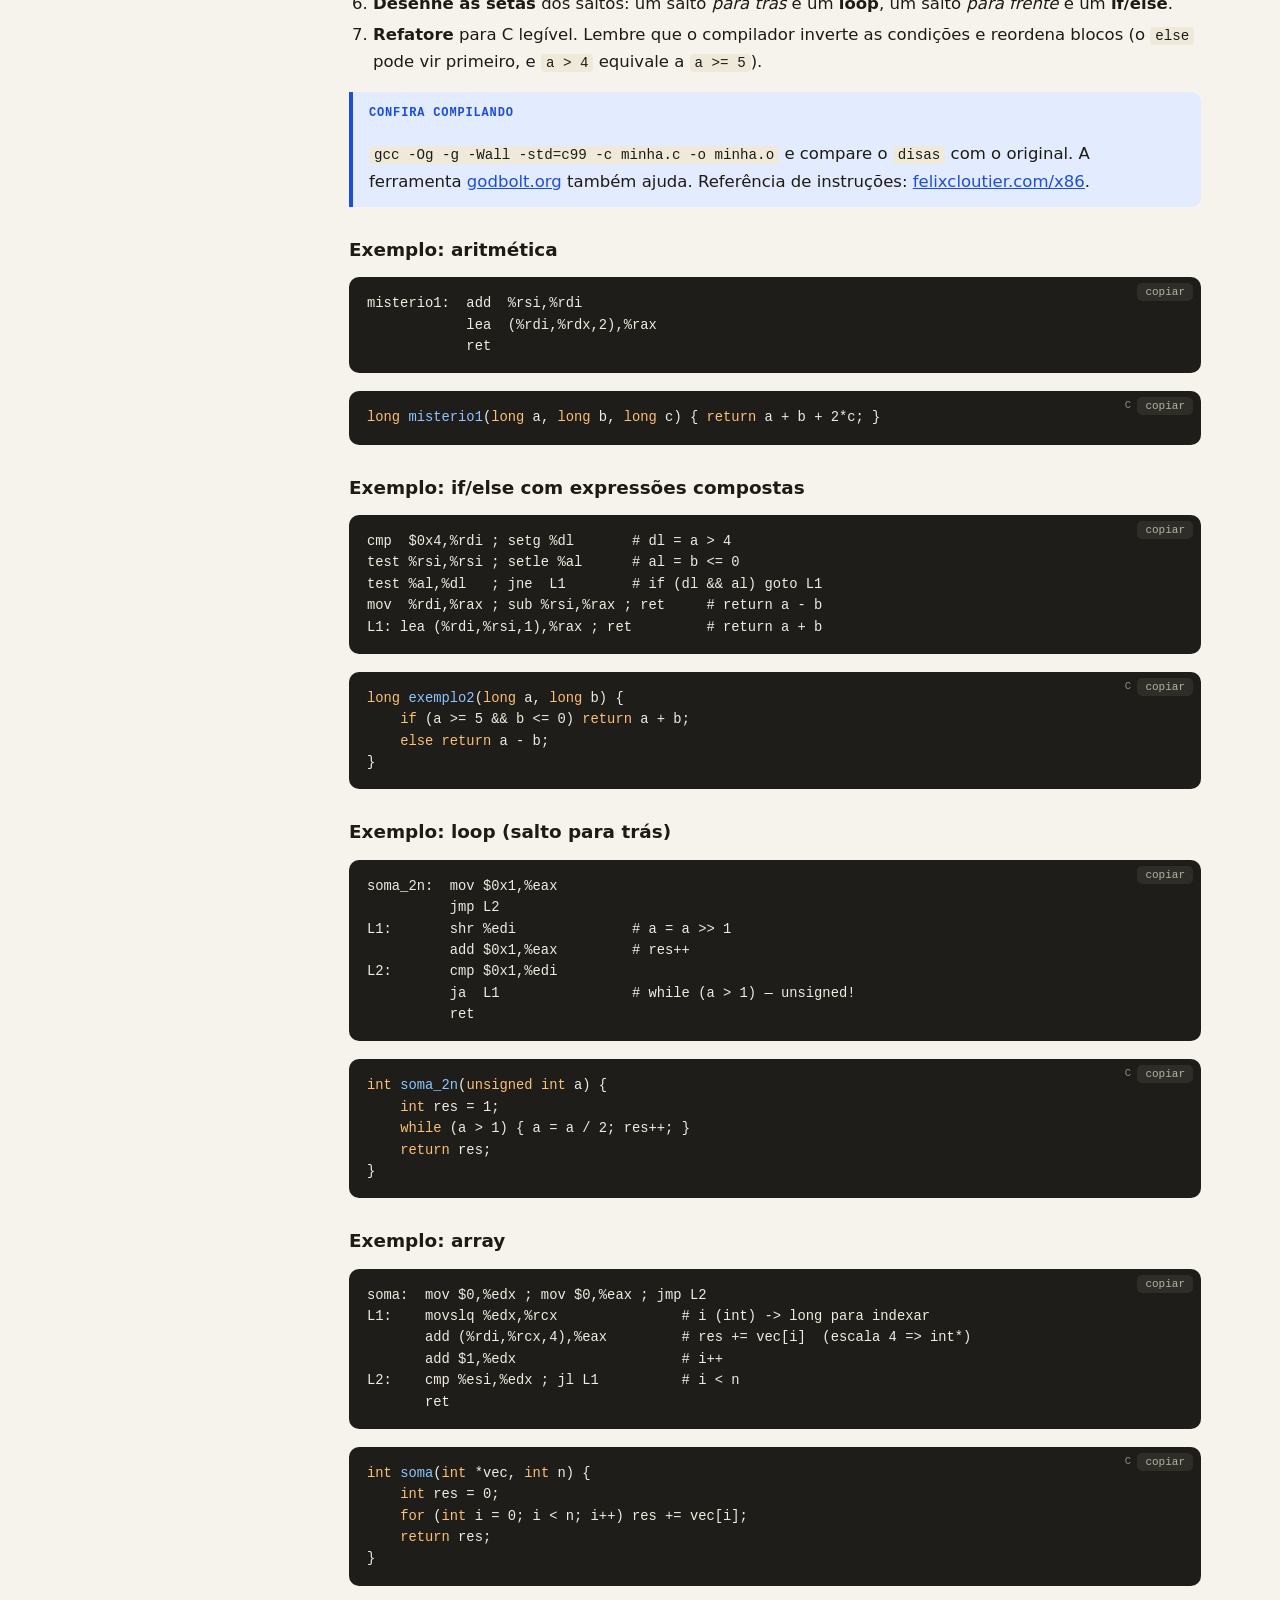
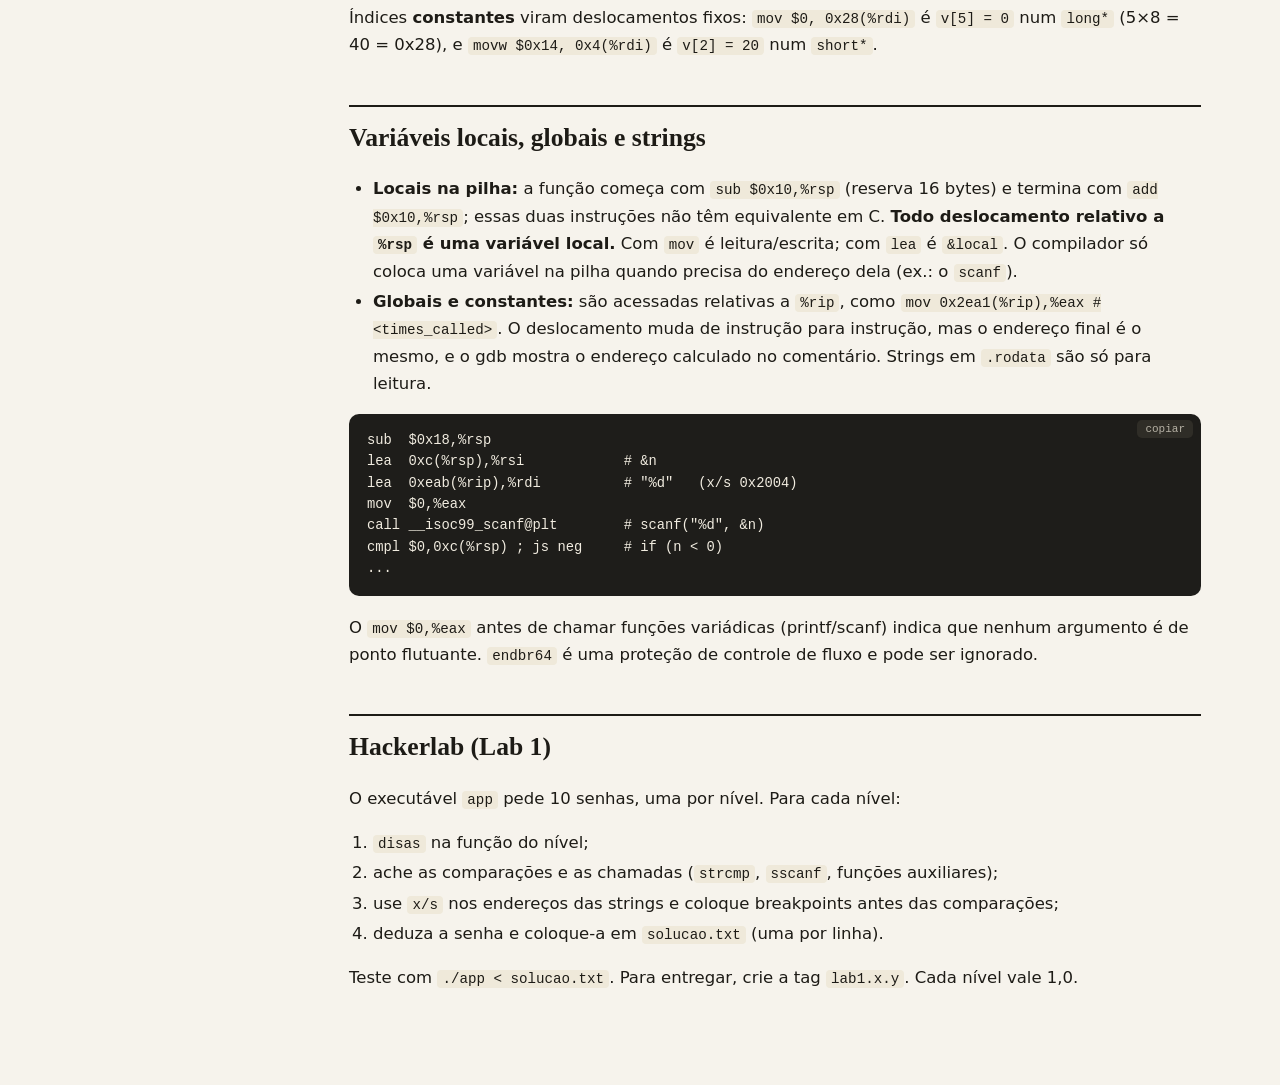
<file: parte1-assembly.html>
<!DOCTYPE html>
<html lang="pt-BR">
<head>
<meta charset="utf-8">
<meta name="viewport" content="width=device-width, initial-scale=1">
<title>Dados, Assembly x86-64 e gdb — SisHard Resumo</title>
<link rel="stylesheet" href="assets/style.css">
</head>
<body>
<div class="layout">
<nav id="sidebar"></nav>
<main>
<p class="kicker">Aulas 01 a 10 · <span class="badge ai">base / AI</span> · Hackerlab</p>
<h1>Dados na CPU, Assembly x86-64 e gdb</h1>
<p class="lead">Como um programa em C vira bytes e instruções, e como fazer a <strong>engenharia reversa</strong> de Assembly para C. Foi o conteúdo da AI e do Hackerlab, e é a base para entender tudo que vem depois.</p>
<div id="page-toc" class="page-toc"></div>

<h2 id="inteiros">Inteiros: bases, complemento de 2 e overflow</h2>
<ul>
<li><strong>Bit</strong> é 0 ou 1, e <strong>1 byte = 8 bits</strong>. A mesma sequência de bits pode ser inteiro, caractere, instrução ou endereço: <em>o tipo é que dá o significado</em>.</li>
<li><strong>Hexadecimal</strong>: 1 dígito = 4 bits. <code>0x2F = 0010 1111 = 47</code>, e 1 byte = 2 dígitos hex.</li>
<li>Conversão decimal→binário: divisões sucessivas por 2 (os restos, lidos de baixo para cima). Binário→hex: agrupe de 4 em 4 bits a partir da direita.</li>
</ul>
<div class="box def"><span class="box-title">Complemento de 2 (inteiros com sinal)</span>
<p>Com <em>w</em> bits, o bit mais significativo vale <strong>−2<sup>w−1</sup></strong>. Faixa: <code>−2<sup>w−1</sup> … 2<sup>w−1</sup>−1</code>. Sem sinal: <code>0 … 2<sup>w</sup>−1</code>.</p>
<p><strong>Negar:</strong> inverta todos os bits e some 1 (<code>−x = ~x + 1</code>). <code>−1</code> é <strong>tudo 1</strong> (<code>0xFF…FF</code>).</p>
<p>Exemplo: <code>char ch = 0b10000111;</code> imprime <strong>−121</strong> (−128 + 7), porque <code>char</code> tem sinal.</p></div>
<div class="table-wrap"><table>
<tr><th>Tipo C</th><th>Bytes</th><th>Faixa (signed)</th><th>Máx. unsigned</th></tr>
<tr><td><code>char</code></td><td>1</td><td>−128 … 127</td><td>255</td></tr>
<tr><td><code>short</code></td><td>2</td><td>−32768 … 32767</td><td>65535</td></tr>
<tr><td><code>int</code></td><td>4</td><td>≈ ±2,1·10<sup>9</sup></td><td>4294967295</td></tr>
<tr><td><code>long</code> / ponteiro</td><td>8</td><td>≈ ±9,2·10<sup>18</sup></td><td>2<sup>64</sup>−1</td></tr>
</table></div>
<ul>
<li><strong>Overflow</strong>: só os <em>w</em> bits menos significativos sobrevivem. <code>unsigned short x = 80000;</code> guarda <code>80000 mod 65536 = 14464</code>.</li>
<li><code>unsigned short x = -1;</code> guarda 16 bits em 1, ou seja, <strong>65535</strong>. Os bits são os mesmos e a interpretação muda.</li>
<li><strong>Extensão de sinal</strong>: um <code>char</code> −126 (<code>0x82</code>) promovido a <code>int</code> vira <code>0xffffff82</code>. Um <code>unsigned char</code> seria estendido com zeros (<code>0x00000082</code>).</li>
<li>Operações bit a bit: <code>&amp;</code> (E), <code>|</code> (OU), <code>^</code> (XOR), <code>~</code> (NÃO), <code>&lt;&lt;</code>, <code>&gt;&gt;</code>.
<ul>
<li><code>x &amp; 1</code> testa se x é ímpar.</li>
<li><code>x &lt;&lt; k</code> equivale a <code>x · 2<sup>k</sup></code>.</li>
<li><code>&gt;&gt;</code> em signed é aritmético (repete o sinal) e em unsigned é lógico (entra 0).</li>
</ul></li>
</ul>

<h2 id="ram">Representação de dados na RAM</h2>
<ul>
<li><strong>Little endian</strong> (x86-64): o byte <em>menos</em> significativo fica no menor endereço. <code>int n = 0x0a0c0b0d;</code> aparece na memória como <code>0d 0b 0c 0a</code>. No big endian é o contrário. A unidade é o byte: dentro de um byte nada se inverte.</li>
<li><strong>Arrays</strong> mantêm a ordem dos elementos, e cada elemento é little endian: <code>short arr[] = {0x1122, 0x3344}</code> fica <code>22 11 44 33</code>.</li>
<li><strong>Strings</strong> são arrays de <code>char</code> terminados em <code>'\0'</code>: <code>"Oi C :-)"</code> ocupa 9 bytes. Os códigos ASCII mais úteis: <code>'0'</code>=0x30, <code>'A'</code>=0x41, <code>'a'</code>=0x61, <code>' '</code>=0x20.</li>
<li><strong>Aritmética de ponteiros</strong>: <code>p + 1</code> soma <code>sizeof(*p)</code> bytes (4 para <code>int*</code>, 8 para <code>long*</code>), e <code>*(x+i) ≡ x[i]</code>.</li>
<li><strong>union</strong>: os campos compartilham o mesmo endereço, e o tamanho é o do maior campo.</li>
</ul>
<h3 id="struct">struct e alinhamento</h3>
<p>Uma struct é um bloco contíguo com os campos na <strong>ordem declarada</strong>; o compilador não reordena. Um campo de K bytes precisa ficar num endereço <strong>múltiplo de K</strong>, e o compilador insere <em>padding</em> para isso. O tamanho total é múltiplo do maior alinhamento entre os campos. O endereço da struct é igual ao do primeiro campo.</p>
<pre data-lang="c"><code>struct player {
    char name[20];   // offset 0..19
                     // 4 bytes de padding (level precisa de múltiplo de 8)
    long level;      // offset 24..31
    char icon_id;    // offset 32
                     // 7 bytes de padding
    long score;      // offset 40..47
};                   // sizeof = 48 (11 bytes "desperdiçados")</code></pre>
<p>Pelos endereços impressos dá para inferir o tamanho <em>máximo</em> de cada campo: é a diferença entre endereços consecutivos.</p>
<h3 id="elf">Executável ELF</h3>
<div class="table-wrap"><table>
<tr><th>Seção</th><th>Conteúdo</th></tr>
<tr><td><code>.text</code></td><td>código de máquina</td></tr>
<tr><td><code>.rodata</code></td><td>constantes (strings literais, como as do printf)</td></tr>
<tr><td><code>.data</code></td><td>globais inicializadas</td></tr>
<tr><td><code>.bss</code></td><td>globais não inicializadas (só reserva espaço)</td></tr>
<tr><td><code>.symtab</code>, <code>.debug</code></td><td>símbolos e informações de debug (<code>-g</code>)</td></tr>
</table></div>
<p>As variáveis locais só existem em tempo de execução, na <strong>pilha</strong>. Outros formatos de executável: PE (Windows) e Mach-O (macOS).</p>

<h2 id="gdb">gdb: comandos essenciais</h2>
<pre><code>gcc -Og -g -Wall -std=c99 prog.c -o prog   # -g: info de debug, -Og: otimiza sem atrapalhar
gdb ./prog</code></pre>
<div class="table-wrap"><table>
<tr><th>Comando</th><th>O que faz</th></tr>
<tr><td><code>info functions</code> / <code>info variables</code></td><td>lista funções e globais com endereços. Sem <code>-g</code>, use cast: <code>print (long) var</code>.</td></tr>
<tr><td><code>disas func</code></td><td>mostra o Assembly da função (a seta <code>=&gt;</code> marca a próxima instrução)</td></tr>
<tr><td><code>break func</code> / <code>b *0x1149</code></td><td>breakpoint numa função ou num endereço. <code>info b</code> lista os breakpoints.</td></tr>
<tr><td><code>run</code> / <code>continue</code></td><td>executa ou continua até o próximo breakpoint (<code>run &lt; entrada.txt</code> redireciona a entrada)</td></tr>
<tr><td><code>stepi</code> / <code>nexti</code></td><td>executa uma instrução (<code>nexti</code> não entra em <code>call</code>)</td></tr>
<tr><td><code>info registers rdi</code> / <code>p $rdi</code></td><td>valor de um registrador</td></tr>
<tr><td><code>x/nfu endereço</code></td><td>examina a memória: <strong>n</strong> = quantidade, <strong>f</strong> = formato (<code>x</code> hex, <code>d</code> decimal, <code>s</code> string, <code>i</code> instrução, <code>a</code> endereço, <code>t</code> binário, <code>c</code> char), <strong>u</strong> = unidade (<code>b</code> 1, <code>h</code> 2, <code>w</code> 4, <code>g</code> 8 bytes)</td></tr>
<tr><td><code>x/s 0x2004</code></td><td>mostra uma string (ex.: o formato do printf/scanf)</td></tr>
<tr><td><code>x/1dh 0x4012</code></td><td>o 2º <code>short</code> de um array em 0x4010</td></tr>
<tr><td><code>set *((int *) 0x5555...) = -10</code></td><td>escreve na memória</td></tr>
<tr><td><code>objdump -d arq.o</code> / <code>objdump -r</code></td><td>desmonta e mostra as relocations, no terminal</td></tr>
</table></div>

<h2 id="registradores">Registradores e convenção de chamada</h2>
<div class="table-wrap"><table>
<tr><th>64 bits</th><th>32</th><th>16</th><th>8</th><th>Papel</th></tr>
<tr><td><code>%rax</code></td><td><code>%eax</code></td><td><code>%ax</code></td><td><code>%al</code></td><td><strong>valor de retorno</strong></td></tr>
<tr><td><code>%rdi</code></td><td><code>%edi</code></td><td><code>%di</code></td><td><code>%dil</code></td><td><strong>1º argumento</strong></td></tr>
<tr><td><code>%rsi</code></td><td><code>%esi</code></td><td><code>%si</code></td><td><code>%sil</code></td><td><strong>2º argumento</strong></td></tr>
<tr><td><code>%rdx</code></td><td><code>%edx</code></td><td><code>%dx</code></td><td><code>%dl</code></td><td><strong>3º argumento</strong> (e o resto do <code>idiv</code>)</td></tr>
<tr><td><code>%rcx</code></td><td><code>%ecx</code></td><td><code>%cx</code></td><td><code>%cl</code></td><td><strong>4º argumento</strong></td></tr>
<tr><td><code>%r8</code></td><td><code>%r8d</code></td><td><code>%r8w</code></td><td><code>%r8b</code></td><td><strong>5º argumento</strong></td></tr>
<tr><td><code>%r9</code></td><td><code>%r9d</code></td><td><code>%r9w</code></td><td><code>%r9b</code></td><td><strong>6º argumento</strong></td></tr>
<tr><td><code>%rsp</code></td><td colspan="3"></td><td>topo da pilha</td></tr>
<tr><td><code>%rip</code></td><td colspan="3"></td><td>endereço da <strong>próxima</strong> instrução (program counter)</td></tr>
<tr><td><code>%rbx %rbp %r12–%r15</code></td><td colspan="3"></td><td><em>callee-saved</em>: a função que usa precisa salvar com <code>push</code> e restaurar com <code>pop</code></td></tr>
</table></div>
<p>O tamanho do registrador indica o tipo em C:</p>
<ul>
<li><code>r..</code> (8 bytes) é <code>long</code> ou <strong>ponteiro</strong>;</li>
<li><code>e..</code> e <code>..d</code> (4 bytes) são <code>int</code>;</li>
<li><code>..x</code> de duas letras (2 bytes) é <code>short</code>;</li>
<li><code>..l</code>/<code>..h</code> (1 byte) é <code>char</code>.</li>
</ul>
<p>O ponto flutuante usa <code>%xmm0–7</code> nos argumentos e <code>%xmm0</code> no retorno. Os registradores menores são "virtuais": escrever em <code>%eax</code> <strong>zera</strong> os 32 bits de cima de <code>%rax</code>.</p>
<p>Sufixos das instruções: <code>b</code> = 1 byte, <code>w</code> = 2, <code>l</code> = 4, <code>q</code> = 8 (<code>movl</code>, <code>addq</code>...).</p>

<h2 id="instrucoes">Instruções principais</h2>
<div class="table-wrap"><table>
<tr><th>Instrução (AT&amp;T: origem, destino)</th><th>Em C</th></tr>
<tr><td><code>mov %rsi, %rax</code></td><td><code>rax = rsi</code></td></tr>
<tr><td><code>mov (%rdi), %eax</code></td><td><code>eax = *rdi</code> (parênteses = <strong>acesso à memória</strong>)</td></tr>
<tr><td><code>mov %eax, 8(%rdi)</code></td><td><code>*(rdi + 8) = eax</code></td></tr>
<tr><td><code>add %rsi, %rdi</code> / <code>sub</code> / <code>imul</code></td><td><code>rdi += rsi</code>, <code>-=</code>, <code>*=</code></td></tr>
<tr><td><code>neg %rax</code> / <code>not</code></td><td><code>rax = -rax</code> / <code>~rax</code></td></tr>
<tr><td><code>shl $k</code> / <code>sar $k</code> / <code>shr $k</code></td><td><code>&lt;&lt; k</code> / <code>&gt;&gt; k</code> com sinal / sem sinal (<code>shr %edi</code> = <code>/2</code>)</td></tr>
<tr><td><code>and</code>, <code>or</code>, <code>xor %eax,%eax</code></td><td><code>&amp;</code>, <code>|</code>, <code>eax = 0</code></td></tr>
<tr><td><code>lea D(%r1,%r2,S), %rax</code></td><td><code>rax = D + r1 + r2*S</code>, <strong>sem acessar memória</strong></td></tr>
<tr><td><code>cltd</code>/<code>cqto</code> + <code>idiv %esi</code></td><td><code>eax = edx:eax / esi</code> (quociente), <code>edx = %</code> (resto)</td></tr>
<tr><td><code>movzbl %al, %eax</code></td><td>cast <code>unsigned char → int</code> (completa com zeros)</td></tr>
<tr><td><code>movslq %edx, %rcx</code> / <code>cltq</code></td><td>cast <code>int → long</code> com sinal (usado para indexar arrays)</td></tr>
<tr><td><code>call f</code> / <code>ret</code></td><td>chama f / <code>return rax</code></td></tr>
<tr><td><code>push %rbx</code> / <code>pop %rbx</code></td><td>salva e restaura na pilha (sem equivalente em C)</td></tr>
</table></div>
<p>Os casts seguem o padrão <code>MOV t s d</code>: <code>t</code> = <code>z</code> (zero) ou <code>s</code> (sinal); <code>s</code>/<code>d</code> = tamanhos <code>b w l q</code>. Ex.: <code>movzwq</code> é <code>unsigned short → unsigned long</code>.</p>
<div class="box tip"><span class="box-title">LEA: aritmética ou &amp;?</span>
<ul>
<li>Se usa <code>%rsp</code>, é sempre <strong><code>&amp;variável_local</code></strong>.</li>
<li>Se os registradores guardam números usados em contas, é <strong>aritmética</strong>: <code>lea (%rdi,%rdi,4),%eax</code> = <code>a*5</code>, e <code>lea -2(%rsi),%rax</code> = <code>b - 2</code>.</li>
<li>Se o resultado é usado depois como endereço (<code>mov (%rax)</code>), é cálculo de endereço (<code>&amp;v[i]</code>).</li>
<li><code>lea</code> é a <strong>única</strong> instrução com a sintaxe <code>D(r1,r2,S)</code> que <strong>não</strong> acessa a memória.</li>
</ul></div>

<h2 id="condicionais">Flags, comparações e saltos</h2>
<p>Toda operação aritmética seta as flags <strong>CF</strong> (carry, para unsigned), <strong>ZF</strong> (zero), <strong>SF</strong> (sinal) e <strong>OF</strong> (overflow, para signed). Há duas instruções que só setam flags:</p>
<ul>
<li><code>cmp b, a</code> calcula <code>a − b</code> e compara <strong>a com b</strong> (lê-se "o segundo em relação ao primeiro");</li>
<li><code>test b, a</code> calcula <code>a &amp; b</code>. <code>test %rdi,%rdi</code> testa o sinal/zero de rdi, e <code>test $1,%dil</code> testa se é ímpar.</li>
</ul>
<div class="table-wrap"><table>
<tr><th>Sufixo</th><th>Condição (após <code>cmp b,a</code>)</th><th>Tipo</th></tr>
<tr><td><code>e</code> / <code>z</code></td><td><code>a == b</code></td><td>todos</td></tr>
<tr><td><code>ne</code> / <code>nz</code></td><td><code>a != b</code></td><td>todos</td></tr>
<tr><td><code>s</code> / <code>ns</code></td><td>resultado negativo / não negativo</td><td>signed</td></tr>
<tr><td><code>g</code> / <code>ge</code></td><td><code>a &gt; b</code> / <code>a &gt;= b</code></td><td><strong>signed</strong></td></tr>
<tr><td><code>l</code> / <code>le</code></td><td><code>a &lt; b</code> / <code>a &lt;= b</code></td><td><strong>signed</strong></td></tr>
<tr><td><code>a</code> / <code>ae</code></td><td><code>a &gt; b</code> / <code>a &gt;= b</code> (above)</td><td><strong>unsigned</strong></td></tr>
<tr><td><code>b</code> / <code>be</code></td><td><code>a &lt; b</code> / <code>a &lt;= b</code> (below)</td><td><strong>unsigned</strong></td></tr>
</table></div>
<p>Esses sufixos aparecem em três famílias:</p>
<ul>
<li><code>set*</code> grava 0/1 em um registrador de 1 byte (<code>sete %al</code>), geralmente seguido de <code>movzbl %al,%eax</code>;</li>
<li><code>j*</code> salta se a condição valer;</li>
<li><code>jmp</code> salta sempre (incondicional).</li>
</ul>
<p>Por isso o par <code>cmp/test</code> + <code>j*</code> vira <code>if (cond) goto label;</code>. Ver <code>seta/setb/ja/jbe</code> indica que os tipos são <strong>unsigned</strong>; ver <code>g/l</code> indica <strong>signed</strong>.</p>

<h2 id="reversa">Algoritmo de engenharia reversa (Assembly → C)</h2>
<ol>
<li><strong>Assinatura:</strong> liste <code>%rdi, %rsi, %rdx, %rcx, %r8, %r9</code> e veja quais são <strong>lidos antes de serem escritos</strong>: esses são os argumentos.</li>
<li><strong>Tipos:</strong> o tamanho do registrador e o <code>set*</code>/<code>j*</code> usado (signed ou unsigned) dão o tipo. Registrador de 64 bits usado com <code>(%reg)</code> é <strong>ponteiro</strong>. A escala do <code>D(r1,r2,S)</code> dá o tipo do elemento (S=4 é <code>int*</code>).</li>
<li><strong>Retorno:</strong> o que fica em <code>%rax</code>/<code>%eax</code> antes do <code>ret</code>. Se nada é escrito em <code>%rax</code>, a função é <code>void</code>.</li>
<li><strong>Nomeie</strong> cada registrador (um nome por tamanho diferente).</li>
<li><strong>Traduza</strong> instrução por instrução para <strong>gotoC</strong> (<code>if (...) goto x;</code>).</li>
<li><strong>Desenhe as setas</strong> dos saltos: um salto <em>para trás</em> é um <strong>loop</strong>, um salto <em>para frente</em> é um <strong>if/else</strong>.</li>
<li><strong>Refatore</strong> para C legível. Lembre que o compilador inverte as condições e reordena blocos (o <code>else</code> pode vir primeiro, e <code>a &gt; 4</code> equivale a <code>a &gt;= 5</code>).</li>
</ol>
<div class="box tip"><span class="box-title">Confira compilando</span>
<p><code>gcc -Og -g -Wall -std=c99 -c minha.c -o minha.o</code> e compare o <code>disas</code> com o original. A ferramenta <a href="https://godbolt.org/">godbolt.org</a> também ajuda. Referência de instruções: <a href="https://www.felixcloutier.com/x86/">felixcloutier.com/x86</a>.</p></div>

<h3>Exemplo: aritmética</h3>
<pre><code>misterio1:  add  %rsi,%rdi
            lea  (%rdi,%rdx,2),%rax
            ret</code></pre>
<pre data-lang="c"><code>long misterio1(long a, long b, long c) { return a + b + 2*c; }</code></pre>
<h3>Exemplo: if/else com expressões compostas</h3>
<pre><code>cmp  $0x4,%rdi ; setg %dl       # dl = a &gt; 4
test %rsi,%rsi ; setle %al      # al = b &lt;= 0
test %al,%dl   ; jne  L1        # if (dl &amp;&amp; al) goto L1
mov  %rdi,%rax ; sub %rsi,%rax ; ret     # return a - b
L1: lea (%rdi,%rsi,1),%rax ; ret         # return a + b</code></pre>
<pre data-lang="c"><code>long exemplo2(long a, long b) {
    if (a &gt;= 5 &amp;&amp; b &lt;= 0) return a + b;
    else return a - b;
}</code></pre>
<h3>Exemplo: loop (salto para trás)</h3>
<pre><code>soma_2n:  mov $0x1,%eax
          jmp L2
L1:       shr %edi              # a = a &gt;&gt; 1
          add $0x1,%eax         # res++
L2:       cmp $0x1,%edi
          ja  L1                # while (a &gt; 1) — unsigned!
          ret</code></pre>
<pre data-lang="c"><code>int soma_2n(unsigned int a) {
    int res = 1;
    while (a &gt; 1) { a = a / 2; res++; }
    return res;
}</code></pre>
<h3>Exemplo: array</h3>
<pre><code>soma:  mov $0,%edx ; mov $0,%eax ; jmp L2
L1:    movslq %edx,%rcx               # i (int) -&gt; long para indexar
       add (%rdi,%rcx,4),%eax         # res += vec[i]  (escala 4 =&gt; int*)
       add $1,%edx                    # i++
L2:    cmp %esi,%edx ; jl L1          # i &lt; n
       ret</code></pre>
<pre data-lang="c"><code>int soma(int *vec, int n) {
    int res = 0;
    for (int i = 0; i &lt; n; i++) res += vec[i];
    return res;
}</code></pre>
<p>Índices <strong>constantes</strong> viram deslocamentos fixos: <code>mov $0, 0x28(%rdi)</code> é <code>v[5] = 0</code> num <code>long*</code> (5×8 = 40 = 0x28), e <code>movw $0x14, 0x4(%rdi)</code> é <code>v[2] = 20</code> num <code>short*</code>.</p>

<h2 id="pilha">Variáveis locais, globais e strings</h2>
<ul>
<li><strong>Locais na pilha:</strong> a função começa com <code>sub $0x10,%rsp</code> (reserva 16 bytes) e termina com <code>add $0x10,%rsp</code>; essas duas instruções não têm equivalente em C. <strong>Todo deslocamento relativo a <code>%rsp</code> é uma variável local.</strong> Com <code>mov</code> é leitura/escrita; com <code>lea</code> é <code>&amp;local</code>. O compilador só coloca uma variável na pilha quando precisa do endereço dela (ex.: o <code>scanf</code>).</li>
<li><strong>Globais e constantes:</strong> são acessadas relativas a <code>%rip</code>, como <code>mov 0x2ea1(%rip),%eax  # &lt;times_called&gt;</code>. O deslocamento muda de instrução para instrução, mas o endereço final é o mesmo, e o gdb mostra o endereço calculado no comentário. Strings em <code>.rodata</code> são só para leitura.</li>
</ul>
<pre><code>sub  $0x18,%rsp
lea  0xc(%rsp),%rsi            # &amp;n
lea  0xeab(%rip),%rdi          # "%d"   (x/s 0x2004)
mov  $0,%eax
call __isoc99_scanf@plt        # scanf("%d", &amp;n)
cmpl $0,0xc(%rsp) ; js neg     # if (n &lt; 0)
...</code></pre>
<p>O <code>mov $0,%eax</code> antes de chamar funções variádicas (printf/scanf) indica que nenhum argumento é de ponto flutuante. <code>endbr64</code> é uma proteção de controle de fluxo e pode ser ignorado.</p>

<h2 id="hackerlab">Hackerlab (Lab 1)</h2>
<p>O executável <code>app</code> pede 10 senhas, uma por nível. Para cada nível:</p>
<ol>
<li><code>disas</code> na função do nível;</li>
<li>ache as comparações e as chamadas (<code>strcmp</code>, <code>sscanf</code>, funções auxiliares);</li>
<li>use <code>x/s</code> nos endereços das strings e coloque breakpoints antes das comparações;</li>
<li>deduza a senha e coloque-a em <code>solucao.txt</code> (uma por linha).</li>
</ol>
<p>Teste com <code>./app &lt; solucao.txt</code>. Para entregar, crie a tag <code>lab1.x.y</code>. Cada nível vale 1,0.</p>
</main>
</div>
<script src="assets/app.js"></script>
</body>
</html>
</file>
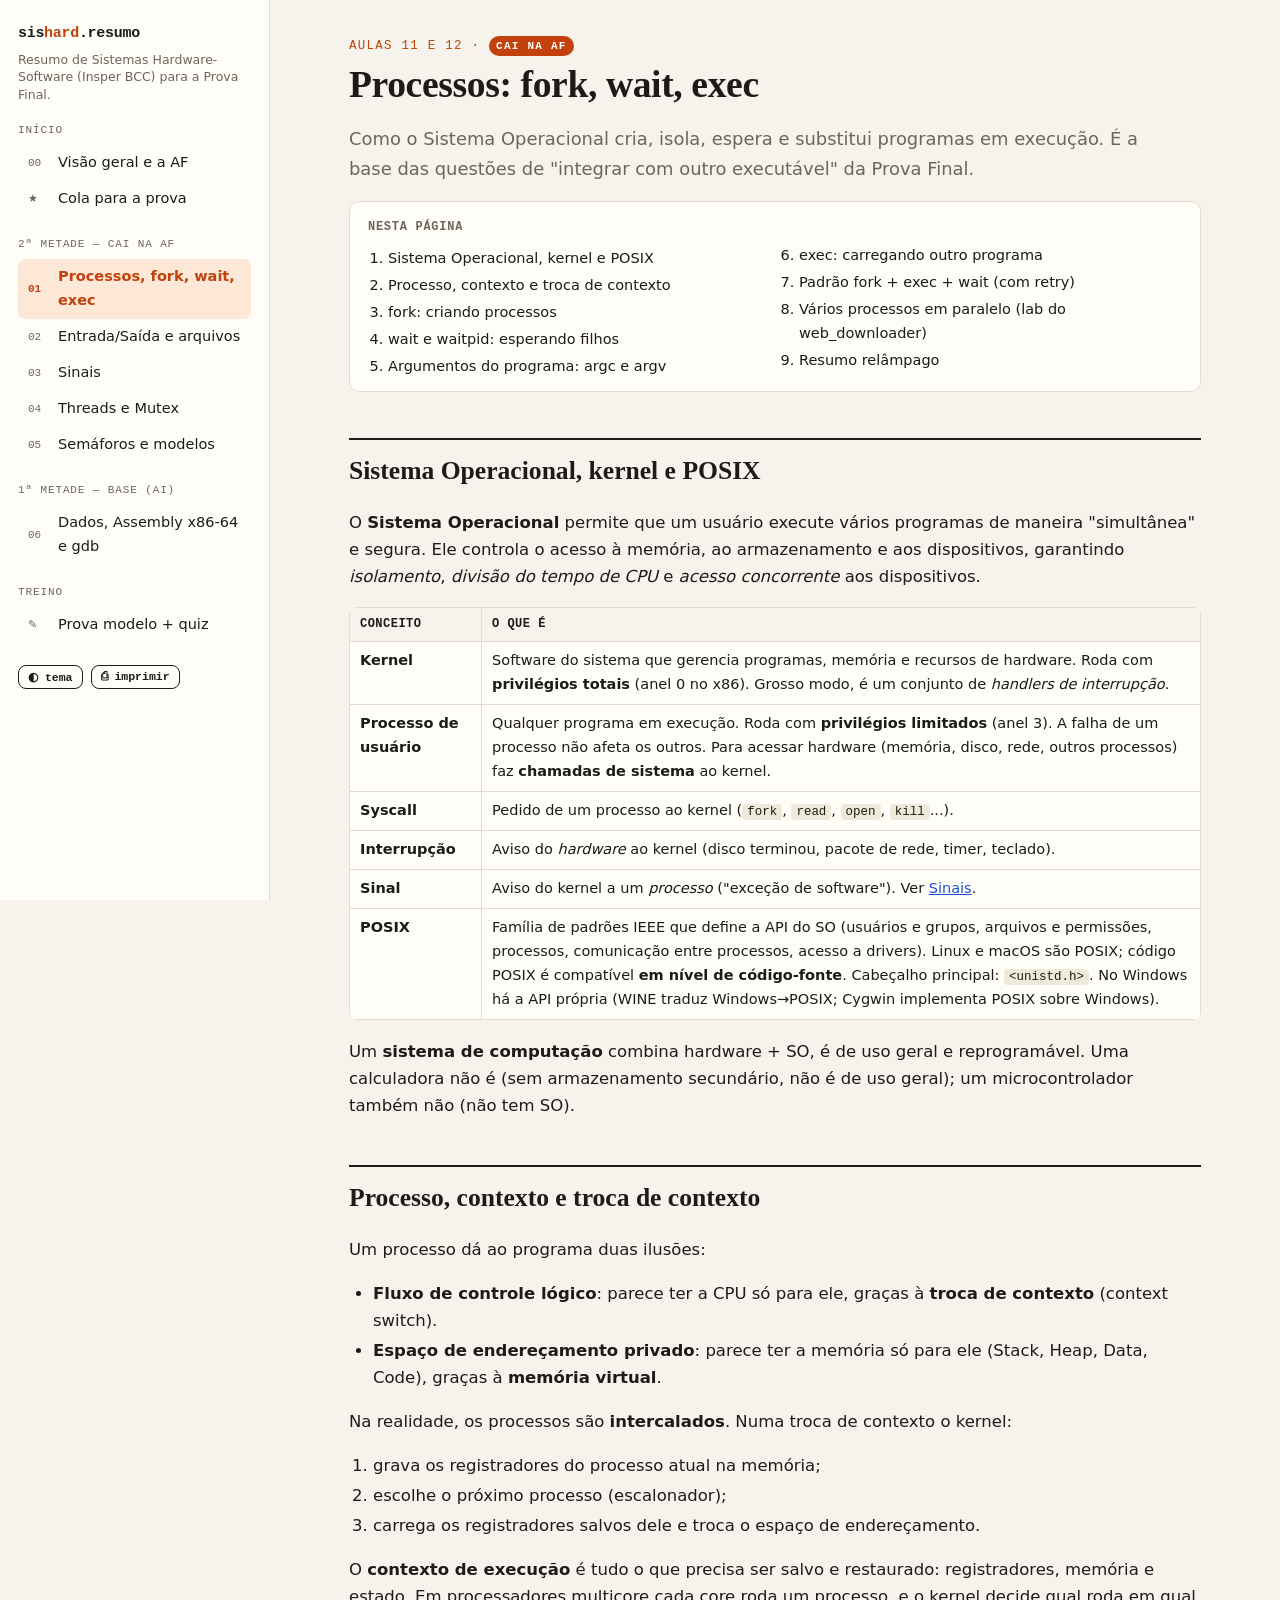
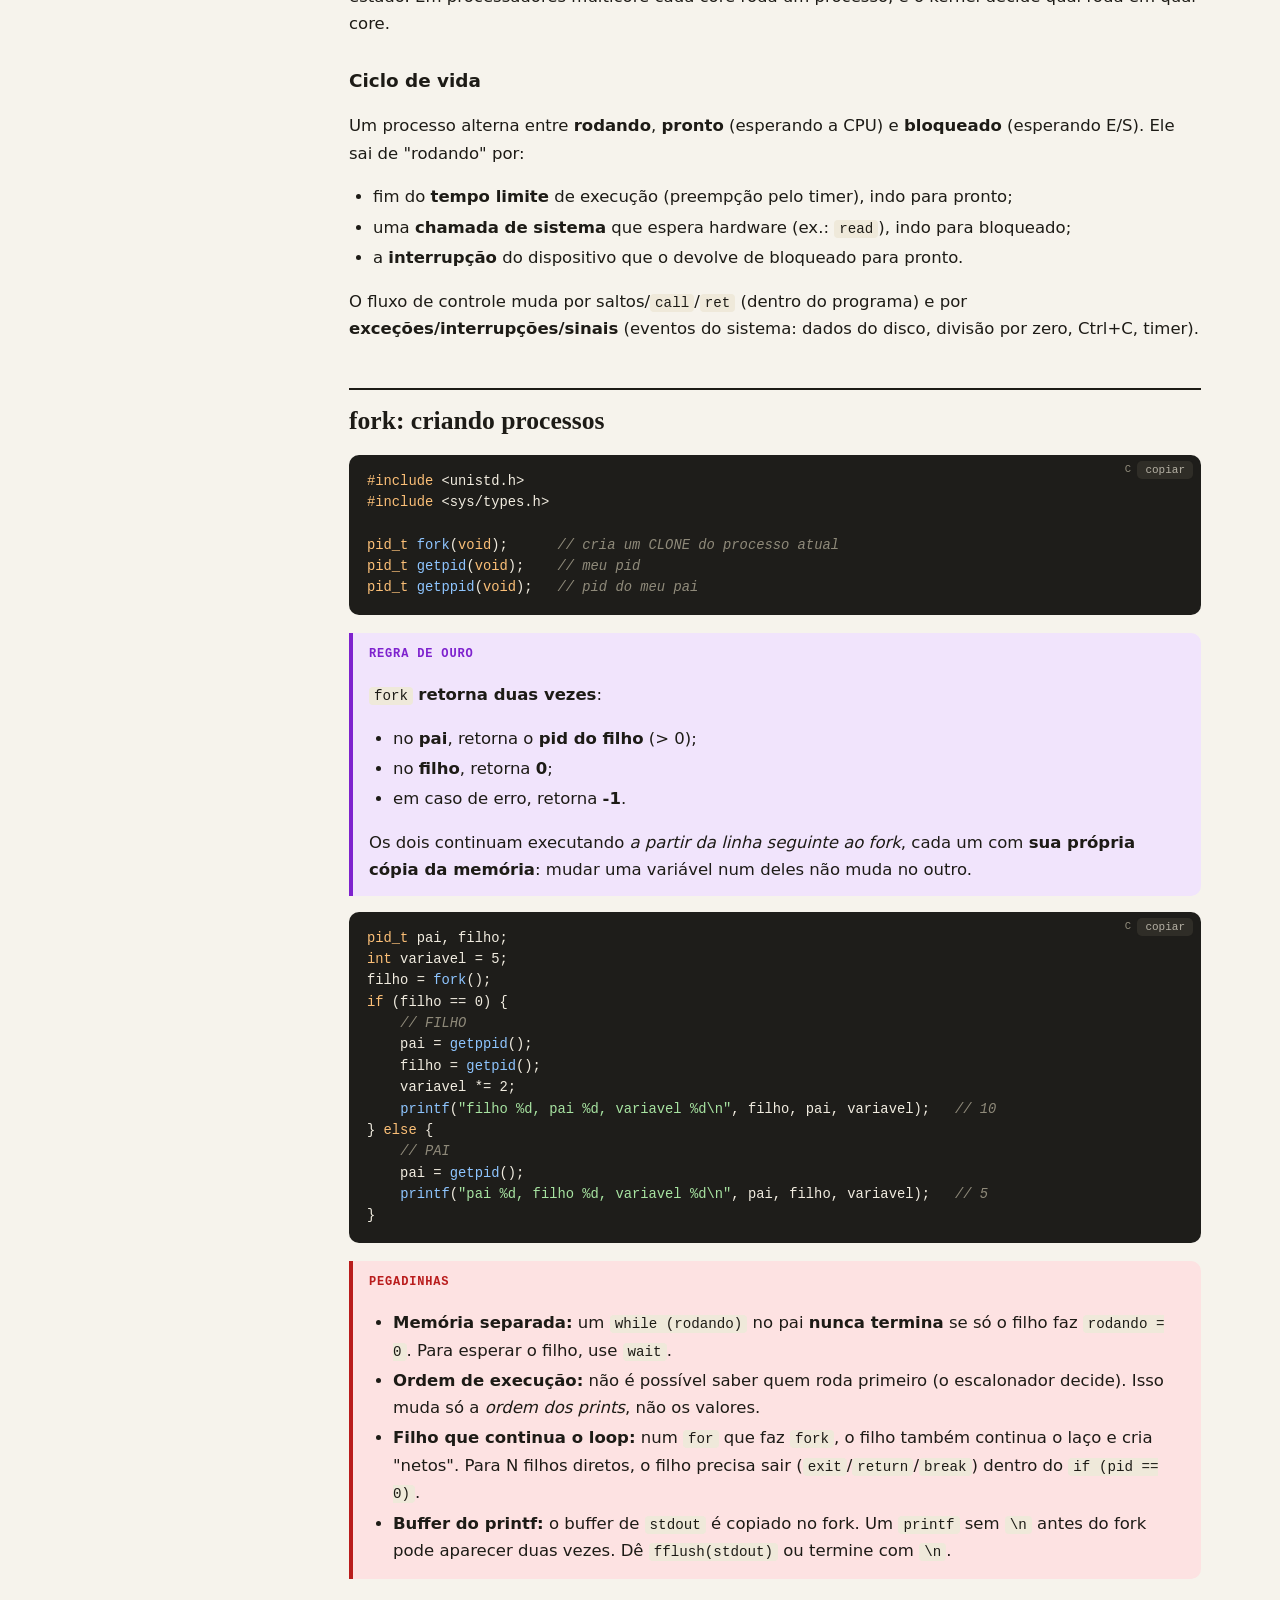
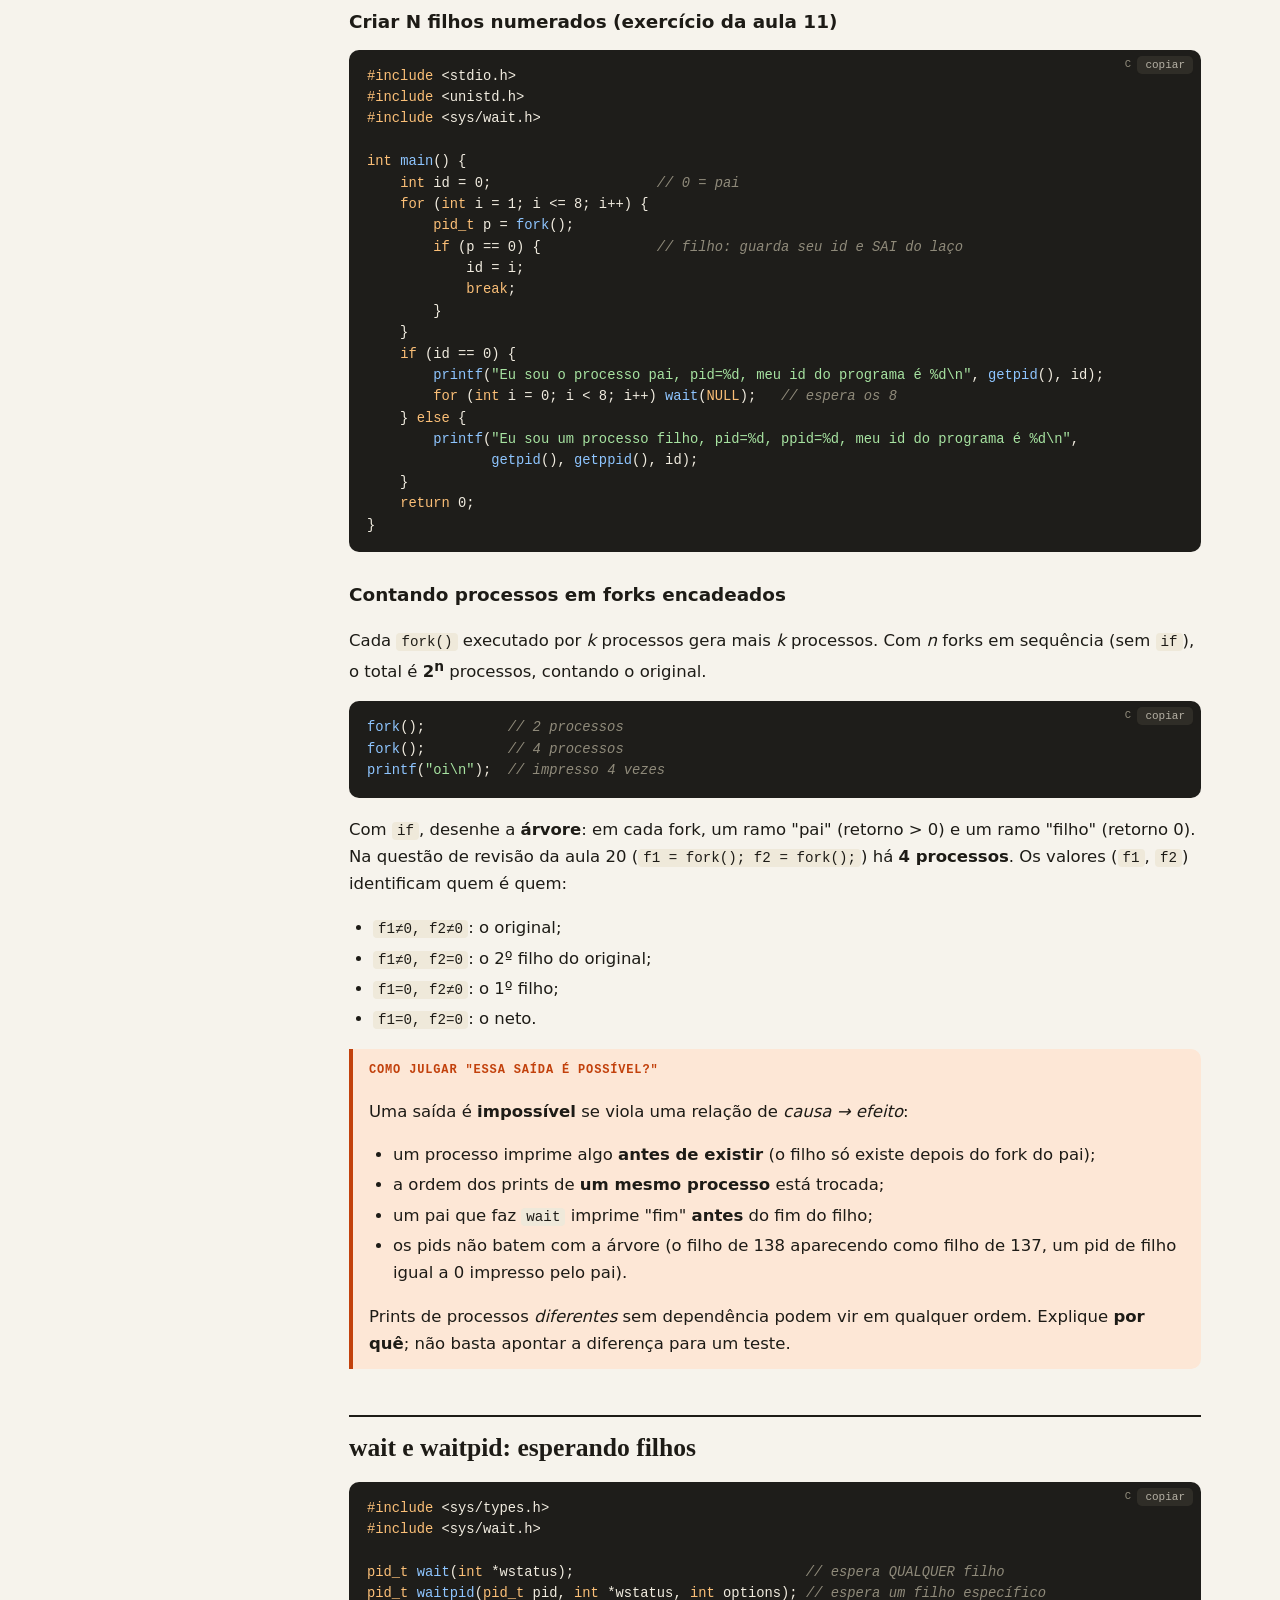
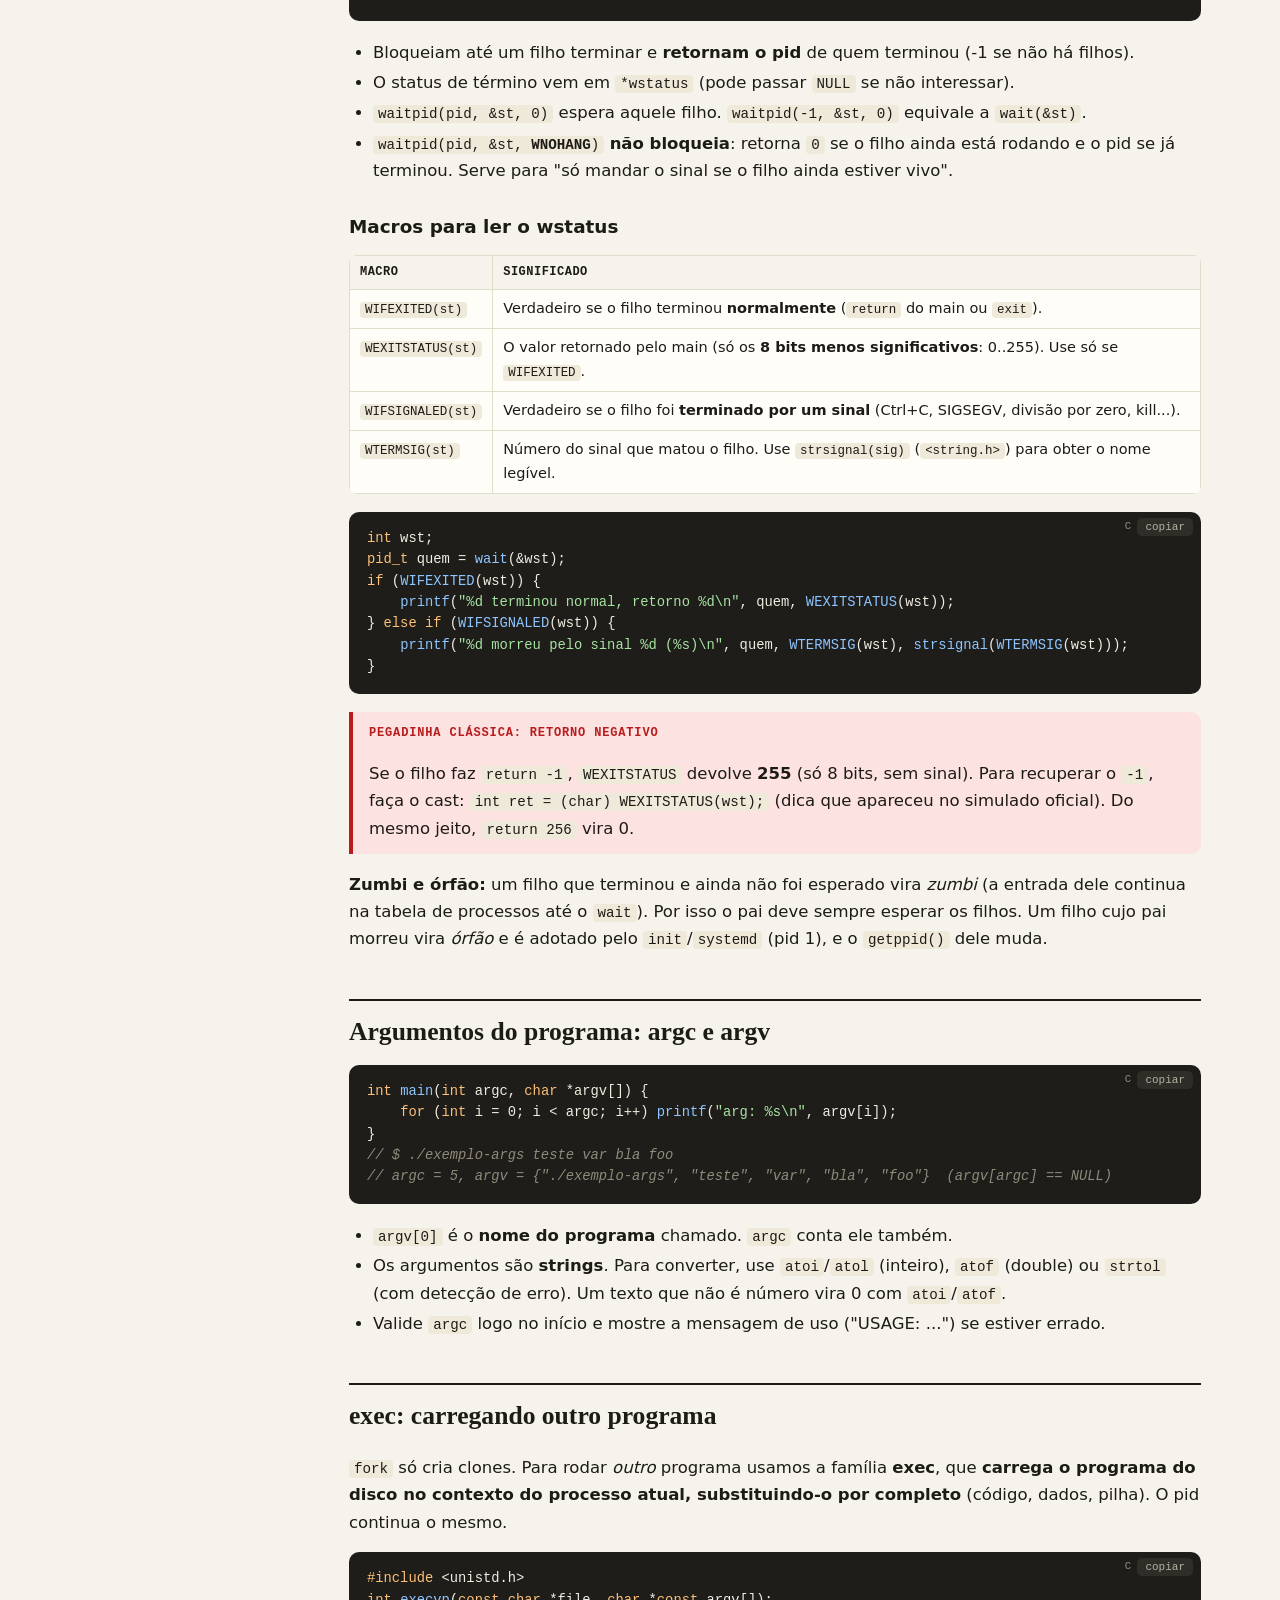
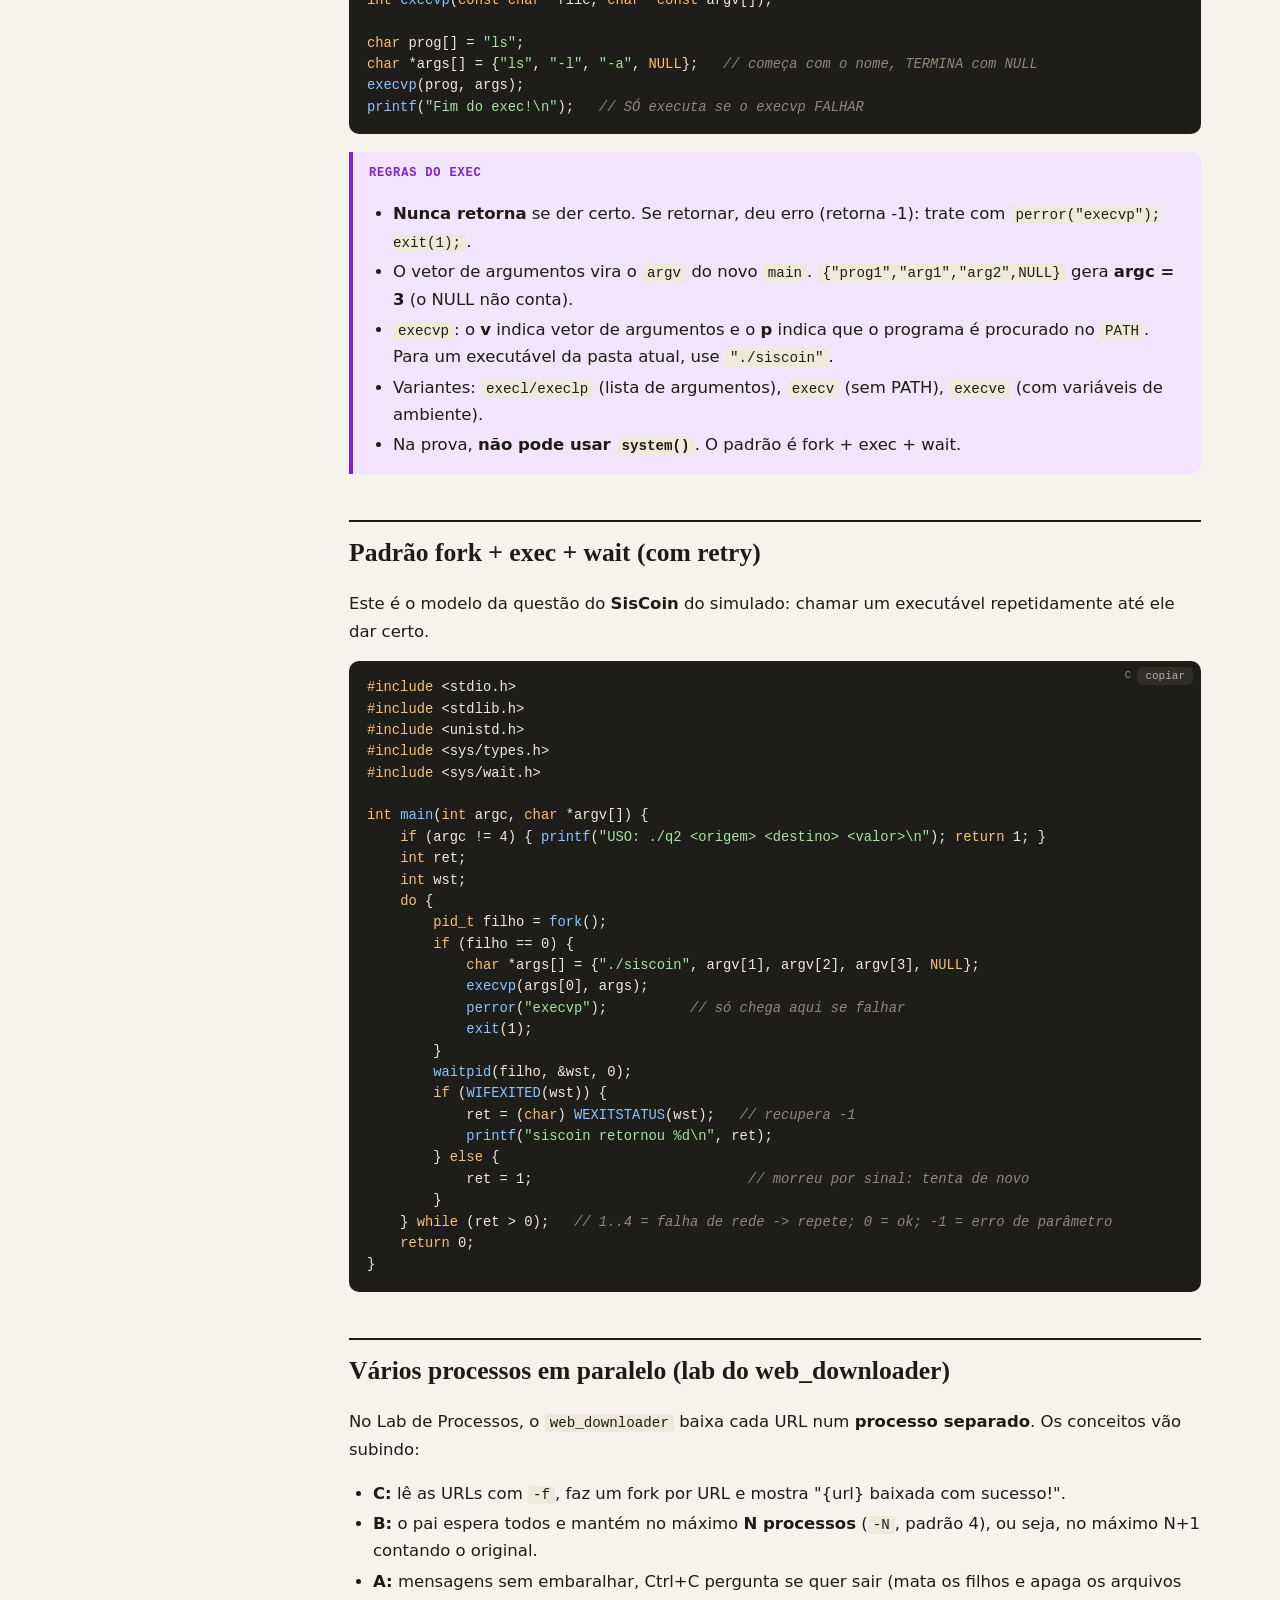
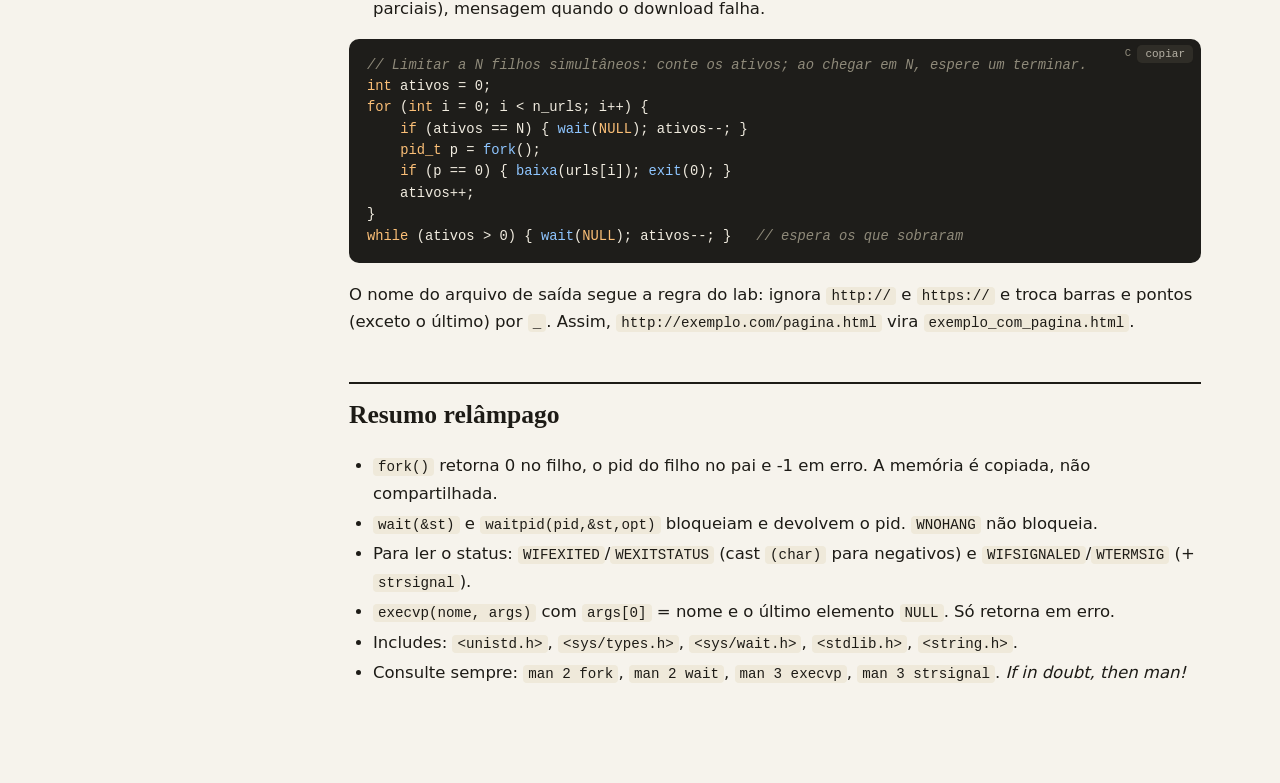
<file: processos.html>
<!DOCTYPE html>
<html lang="pt-BR">
<head>
<meta charset="utf-8">
<meta name="viewport" content="width=device-width, initial-scale=1">
<title>Processos, fork, wait e exec — SisHard Resumo</title>
<link rel="stylesheet" href="assets/style.css">
</head>
<body>
<div class="layout">
<nav id="sidebar"></nav>
<main>
<p class="kicker">Aulas 11 e 12 · <span class="badge af">cai na AF</span></p>
<h1>Processos: fork, wait, exec</h1>
<p class="lead">Como o Sistema Operacional cria, isola, espera e substitui programas em execução. É a base das questões de "integrar com outro executável" da Prova Final.</p>
<div id="page-toc" class="page-toc"></div>

<h2 id="so">Sistema Operacional, kernel e POSIX</h2>
<p>O <strong>Sistema Operacional</strong> permite que um usuário execute vários programas de maneira "simultânea" e segura. Ele controla o acesso à memória, ao armazenamento e aos dispositivos, garantindo <em>isolamento</em>, <em>divisão do tempo de CPU</em> e <em>acesso concorrente</em> aos dispositivos.</p>
<div class="table-wrap"><table>
<tr><th>Conceito</th><th>O que é</th></tr>
<tr><td><strong>Kernel</strong></td><td>Software do sistema que gerencia programas, memória e recursos de hardware. Roda com <strong>privilégios totais</strong> (anel 0 no x86). Grosso modo, é um conjunto de <em>handlers de interrupção</em>.</td></tr>
<tr><td><strong>Processo de usuário</strong></td><td>Qualquer programa em execução. Roda com <strong>privilégios limitados</strong> (anel 3). A falha de um processo não afeta os outros. Para acessar hardware (memória, disco, rede, outros processos) faz <strong>chamadas de sistema</strong> ao kernel.</td></tr>
<tr><td><strong>Syscall</strong></td><td>Pedido de um processo ao kernel (<code>fork</code>, <code>read</code>, <code>open</code>, <code>kill</code>...).</td></tr>
<tr><td><strong>Interrupção</strong></td><td>Aviso do <em>hardware</em> ao kernel (disco terminou, pacote de rede, timer, teclado).</td></tr>
<tr><td><strong>Sinal</strong></td><td>Aviso do kernel a um <em>processo</em> ("exceção de software"). Ver <a href="sinais.html">Sinais</a>.</td></tr>
<tr><td><strong>POSIX</strong></td><td>Família de padrões IEEE que define a API do SO (usuários e grupos, arquivos e permissões, processos, comunicação entre processos, acesso a drivers). Linux e macOS são POSIX; código POSIX é compatível <strong>em nível de código-fonte</strong>. Cabeçalho principal: <code>&lt;unistd.h&gt;</code>. No Windows há a API própria (WINE traduz Windows→POSIX; Cygwin implementa POSIX sobre Windows).</td></tr>
</table></div>
<p>Um <strong>sistema de computação</strong> combina hardware + SO, é de uso geral e reprogramável. Uma calculadora não é (sem armazenamento secundário, não é de uso geral); um microcontrolador também não (não tem SO).</p>

<h2 id="contexto">Processo, contexto e troca de contexto</h2>
<p>Um processo dá ao programa duas ilusões:</p>
<ul>
<li><strong>Fluxo de controle lógico</strong>: parece ter a CPU só para ele, graças à <strong>troca de contexto</strong> (context switch).</li>
<li><strong>Espaço de endereçamento privado</strong>: parece ter a memória só para ele (Stack, Heap, Data, Code), graças à <strong>memória virtual</strong>.</li>
</ul>
<p>Na realidade, os processos são <strong>intercalados</strong>. Numa troca de contexto o kernel:</p>
<ol>
<li>grava os registradores do processo atual na memória;</li>
<li>escolhe o próximo processo (escalonador);</li>
<li>carrega os registradores salvos dele e troca o espaço de endereçamento.</li>
</ol>
<p>O <strong>contexto de execução</strong> é tudo o que precisa ser salvo e restaurado: registradores, memória e estado. Em processadores multicore cada core roda um processo, e o kernel decide qual roda em qual core.</p>
<h3>Ciclo de vida</h3>
<p>Um processo alterna entre <strong>rodando</strong>, <strong>pronto</strong> (esperando a CPU) e <strong>bloqueado</strong> (esperando E/S). Ele sai de "rodando" por:</p>
<ul>
<li>fim do <strong>tempo limite</strong> de execução (preempção pelo timer), indo para pronto;</li>
<li>uma <strong>chamada de sistema</strong> que espera hardware (ex.: <code>read</code>), indo para bloqueado;</li>
<li>a <strong>interrupção</strong> do dispositivo que o devolve de bloqueado para pronto.</li>
</ul>
<p>O fluxo de controle muda por saltos/<code>call</code>/<code>ret</code> (dentro do programa) e por <strong>exceções/interrupções/sinais</strong> (eventos do sistema: dados do disco, divisão por zero, Ctrl+C, timer).</p>

<h2 id="fork">fork: criando processos</h2>
<pre data-lang="c"><code>#include &lt;unistd.h&gt;
#include &lt;sys/types.h&gt;

pid_t fork(void);      // cria um CLONE do processo atual
pid_t getpid(void);    // meu pid
pid_t getppid(void);   // pid do meu pai</code></pre>
<div class="box def"><span class="box-title">Regra de ouro</span>
<p><code>fork</code> <strong>retorna duas vezes</strong>:</p>
<ul>
<li>no <strong>pai</strong>, retorna o <strong>pid do filho</strong> (&gt; 0);</li>
<li>no <strong>filho</strong>, retorna <strong>0</strong>;</li>
<li>em caso de erro, retorna <strong>-1</strong>.</li>
</ul>
<p>Os dois continuam executando <em>a partir da linha seguinte ao fork</em>, cada um com <strong>sua própria cópia da memória</strong>: mudar uma variável num deles não muda no outro.</p></div>
<pre data-lang="c"><code>pid_t pai, filho;
int variavel = 5;
filho = fork();
if (filho == 0) {
    // FILHO
    pai = getppid();
    filho = getpid();
    variavel *= 2;
    printf("filho %d, pai %d, variavel %d\n", filho, pai, variavel);   // 10
} else {
    // PAI
    pai = getpid();
    printf("pai %d, filho %d, variavel %d\n", pai, filho, variavel);   // 5
}</code></pre>
<div class="box trap"><span class="box-title">Pegadinhas</span>
<ul>
<li><strong>Memória separada:</strong> um <code>while (rodando)</code> no pai <strong>nunca termina</strong> se só o filho faz <code>rodando = 0</code>. Para esperar o filho, use <code>wait</code>.</li>
<li><strong>Ordem de execução:</strong> não é possível saber quem roda primeiro (o escalonador decide). Isso muda só a <em>ordem dos prints</em>, não os valores.</li>
<li><strong>Filho que continua o loop:</strong> num <code>for</code> que faz <code>fork</code>, o filho também continua o laço e cria "netos". Para N filhos diretos, o filho precisa sair (<code>exit</code>/<code>return</code>/<code>break</code>) dentro do <code>if (pid == 0)</code>.</li>
<li><strong>Buffer do printf:</strong> o buffer de <code>stdout</code> é copiado no fork. Um <code>printf</code> sem <code>\n</code> antes do fork pode aparecer duas vezes. Dê <code>fflush(stdout)</code> ou termine com <code>\n</code>.</li>
</ul></div>

<h3>Criar N filhos numerados (exercício da aula 11)</h3>
<pre data-lang="c"><code>#include &lt;stdio.h&gt;
#include &lt;unistd.h&gt;
#include &lt;sys/wait.h&gt;

int main() {
    int id = 0;                    // 0 = pai
    for (int i = 1; i &lt;= 8; i++) {
        pid_t p = fork();
        if (p == 0) {              // filho: guarda seu id e SAI do laço
            id = i;
            break;
        }
    }
    if (id == 0) {
        printf("Eu sou o processo pai, pid=%d, meu id do programa é %d\n", getpid(), id);
        for (int i = 0; i &lt; 8; i++) wait(NULL);   // espera os 8
    } else {
        printf("Eu sou um processo filho, pid=%d, ppid=%d, meu id do programa é %d\n",
               getpid(), getppid(), id);
    }
    return 0;
}</code></pre>

<h3 id="contar">Contando processos em forks encadeados</h3>
<p>Cada <code>fork()</code> executado por <em>k</em> processos gera mais <em>k</em> processos. Com <em>n</em> forks em sequência (sem <code>if</code>), o total é <strong>2<sup>n</sup></strong> processos, contando o original.</p>
<pre data-lang="c"><code>fork();          // 2 processos
fork();          // 4 processos
printf("oi\n");  // impresso 4 vezes</code></pre>
<p>Com <code>if</code>, desenhe a <strong>árvore</strong>: em cada fork, um ramo "pai" (retorno &gt; 0) e um ramo "filho" (retorno 0). Na questão de revisão da aula 20 (<code>f1 = fork(); f2 = fork();</code>) há <strong>4 processos</strong>. Os valores (<code>f1</code>, <code>f2</code>) identificam quem é quem:</p>
<ul>
<li><code>f1≠0, f2≠0</code>: o original;</li>
<li><code>f1≠0, f2=0</code>: o 2º filho do original;</li>
<li><code>f1=0, f2≠0</code>: o 1º filho;</li>
<li><code>f1=0, f2=0</code>: o neto.</li>
</ul>
<div class="box exam"><span class="box-title">Como julgar "essa saída é possível?"</span>
<p>Uma saída é <strong>impossível</strong> se viola uma relação de <em>causa → efeito</em>:</p>
<ul>
<li>um processo imprime algo <strong>antes de existir</strong> (o filho só existe depois do fork do pai);</li>
<li>a ordem dos prints de <strong>um mesmo processo</strong> está trocada;</li>
<li>um pai que faz <code>wait</code> imprime "fim" <strong>antes</strong> do fim do filho;</li>
<li>os pids não batem com a árvore (o filho de 138 aparecendo como filho de 137, um pid de filho igual a 0 impresso pelo pai).</li>
</ul>
<p>Prints de processos <em>diferentes</em> sem dependência podem vir em qualquer ordem. Explique <strong>por quê</strong>; não basta apontar a diferença para um teste.</p></div>

<h2 id="wait">wait e waitpid: esperando filhos</h2>
<pre data-lang="c"><code>#include &lt;sys/types.h&gt;
#include &lt;sys/wait.h&gt;

pid_t wait(int *wstatus);                            // espera QUALQUER filho
pid_t waitpid(pid_t pid, int *wstatus, int options); // espera um filho específico</code></pre>
<ul>
<li>Bloqueiam até um filho terminar e <strong>retornam o pid</strong> de quem terminou (-1 se não há filhos).</li>
<li>O status de término vem em <code>*wstatus</code> (pode passar <code>NULL</code> se não interessar).</li>
<li><code>waitpid(pid, &amp;st, 0)</code> espera aquele filho. <code>waitpid(-1, &amp;st, 0)</code> equivale a <code>wait(&amp;st)</code>.</li>
<li><code>waitpid(pid, &amp;st, <strong>WNOHANG</strong>)</code> <strong>não bloqueia</strong>: retorna <code>0</code> se o filho ainda está rodando e o pid se já terminou. Serve para "só mandar o sinal se o filho ainda estiver vivo".</li>
</ul>
<h3 id="macros">Macros para ler o wstatus</h3>
<div class="table-wrap"><table>
<tr><th>Macro</th><th>Significado</th></tr>
<tr><td><code>WIFEXITED(st)</code></td><td>Verdadeiro se o filho terminou <strong>normalmente</strong> (<code>return</code> do main ou <code>exit</code>).</td></tr>
<tr><td><code>WEXITSTATUS(st)</code></td><td>O valor retornado pelo main (só os <strong>8 bits menos significativos</strong>: 0..255). Use só se <code>WIFEXITED</code>.</td></tr>
<tr><td><code>WIFSIGNALED(st)</code></td><td>Verdadeiro se o filho foi <strong>terminado por um sinal</strong> (Ctrl+C, SIGSEGV, divisão por zero, kill...).</td></tr>
<tr><td><code>WTERMSIG(st)</code></td><td>Número do sinal que matou o filho. Use <code>strsignal(sig)</code> (<code>&lt;string.h&gt;</code>) para obter o nome legível.</td></tr>
</table></div>
<pre data-lang="c"><code>int wst;
pid_t quem = wait(&amp;wst);
if (WIFEXITED(wst)) {
    printf("%d terminou normal, retorno %d\n", quem, WEXITSTATUS(wst));
} else if (WIFSIGNALED(wst)) {
    printf("%d morreu pelo sinal %d (%s)\n", quem, WTERMSIG(wst), strsignal(WTERMSIG(wst)));
}</code></pre>
<div class="box trap"><span class="box-title">Pegadinha clássica: retorno negativo</span>
<p>Se o filho faz <code>return -1</code>, <code>WEXITSTATUS</code> devolve <strong>255</strong> (só 8 bits, sem sinal). Para recuperar o <code>-1</code>, faça o cast: <code>int ret = (char) WEXITSTATUS(wst);</code> (dica que apareceu no simulado oficial). Do mesmo jeito, <code>return 256</code> vira 0.</p></div>
<p><strong>Zumbi e órfão:</strong> um filho que terminou e ainda não foi esperado vira <em>zumbi</em> (a entrada dele continua na tabela de processos até o <code>wait</code>). Por isso o pai deve sempre esperar os filhos. Um filho cujo pai morreu vira <em>órfão</em> e é adotado pelo <code>init</code>/<code>systemd</code> (pid 1), e o <code>getppid()</code> dele muda.</p>

<h2 id="args">Argumentos do programa: argc e argv</h2>
<pre data-lang="c"><code>int main(int argc, char *argv[]) {
    for (int i = 0; i &lt; argc; i++) printf("arg: %s\n", argv[i]);
}
// $ ./exemplo-args teste var bla foo
// argc = 5, argv = {"./exemplo-args", "teste", "var", "bla", "foo"}  (argv[argc] == NULL)</code></pre>
<ul>
<li><code>argv[0]</code> é o <strong>nome do programa</strong> chamado. <code>argc</code> conta ele também.</li>
<li>Os argumentos são <strong>strings</strong>. Para converter, use <code>atoi</code>/<code>atol</code> (inteiro), <code>atof</code> (double) ou <code>strtol</code> (com detecção de erro). Um texto que não é número vira 0 com <code>atoi</code>/<code>atof</code>.</li>
<li>Valide <code>argc</code> logo no início e mostre a mensagem de uso ("USAGE: ...") se estiver errado.</li>
</ul>

<h2 id="exec">exec: carregando outro programa</h2>
<p><code>fork</code> só cria clones. Para rodar <em>outro</em> programa usamos a família <strong>exec</strong>, que <strong>carrega o programa do disco no contexto do processo atual, substituindo-o por completo</strong> (código, dados, pilha). O pid continua o mesmo.</p>
<pre data-lang="c"><code>#include &lt;unistd.h&gt;
int execvp(const char *file, char *const argv[]);

char prog[] = "ls";
char *args[] = {"ls", "-l", "-a", NULL};   // começa com o nome, TERMINA com NULL
execvp(prog, args);
printf("Fim do exec!\n");   // SÓ executa se o execvp FALHAR</code></pre>
<div class="box def"><span class="box-title">Regras do exec</span>
<ul>
<li><strong>Nunca retorna</strong> se der certo. Se retornar, deu erro (retorna -1): trate com <code>perror("execvp"); exit(1);</code>.</li>
<li>O vetor de argumentos vira o <code>argv</code> do novo <code>main</code>. <code>{"prog1","arg1","arg2",NULL}</code> gera <strong>argc = 3</strong> (o NULL não conta).</li>
<li><code>execvp</code>: o <strong>v</strong> indica vetor de argumentos e o <strong>p</strong> indica que o programa é procurado no <code>PATH</code>. Para um executável da pasta atual, use <code>"./siscoin"</code>.</li>
<li>Variantes: <code>execl/execlp</code> (lista de argumentos), <code>execv</code> (sem PATH), <code>execve</code> (com variáveis de ambiente).</li>
<li>Na prova, <strong>não pode usar <code>system()</code></strong>. O padrão é fork + exec + wait.</li>
</ul></div>

<h2 id="padrao">Padrão fork + exec + wait (com retry)</h2>
<p>Este é o modelo da questão do <strong>SisCoin</strong> do simulado: chamar um executável repetidamente até ele dar certo.</p>
<pre data-lang="c"><code>#include &lt;stdio.h&gt;
#include &lt;stdlib.h&gt;
#include &lt;unistd.h&gt;
#include &lt;sys/types.h&gt;
#include &lt;sys/wait.h&gt;

int main(int argc, char *argv[]) {
    if (argc != 4) { printf("USO: ./q2 &lt;origem&gt; &lt;destino&gt; &lt;valor&gt;\n"); return 1; }
    int ret;
    int wst;
    do {
        pid_t filho = fork();
        if (filho == 0) {
            char *args[] = {"./siscoin", argv[1], argv[2], argv[3], NULL};
            execvp(args[0], args);
            perror("execvp");          // só chega aqui se falhar
            exit(1);
        }
        waitpid(filho, &amp;wst, 0);
        if (WIFEXITED(wst)) {
            ret = (char) WEXITSTATUS(wst);   // recupera -1
            printf("siscoin retornou %d\n", ret);
        } else {
            ret = 1;                          // morreu por sinal: tenta de novo
        }
    } while (ret &gt; 0);   // 1..4 = falha de rede -&gt; repete; 0 = ok; -1 = erro de parâmetro
    return 0;
}</code></pre>

<h2 id="paralelo">Vários processos em paralelo (lab do web_downloader)</h2>
<p>No Lab de Processos, o <code>web_downloader</code> baixa cada URL num <strong>processo separado</strong>. Os conceitos vão subindo:</p>
<ul>
<li><strong>C:</strong> lê as URLs com <code>-f</code>, faz um fork por URL e mostra "{url} baixada com sucesso!".</li>
<li><strong>B:</strong> o pai espera todos e mantém no máximo <strong>N processos</strong> (<code>-N</code>, padrão 4), ou seja, no máximo N+1 contando o original.</li>
<li><strong>A:</strong> mensagens sem embaralhar, Ctrl+C pergunta se quer sair (mata os filhos e apaga os arquivos parciais), mensagem quando o download falha.</li>
</ul>
<pre data-lang="c"><code>// Limitar a N filhos simultâneos: conte os ativos; ao chegar em N, espere um terminar.
int ativos = 0;
for (int i = 0; i &lt; n_urls; i++) {
    if (ativos == N) { wait(NULL); ativos--; }
    pid_t p = fork();
    if (p == 0) { baixa(urls[i]); exit(0); }
    ativos++;
}
while (ativos &gt; 0) { wait(NULL); ativos--; }   // espera os que sobraram</code></pre>
<p>O nome do arquivo de saída segue a regra do lab: ignora <code>http://</code> e <code>https://</code> e troca barras e pontos (exceto o último) por <code>_</code>. Assim, <code>http://exemplo.com/pagina.html</code> vira <code>exemplo_com_pagina.html</code>.</p>

<h2 id="resumo">Resumo relâmpago</h2>
<ul>
<li><code>fork()</code> retorna 0 no filho, o pid do filho no pai e -1 em erro. A memória é copiada, não compartilhada.</li>
<li><code>wait(&amp;st)</code> e <code>waitpid(pid,&amp;st,opt)</code> bloqueiam e devolvem o pid. <code>WNOHANG</code> não bloqueia.</li>
<li>Para ler o status: <code>WIFEXITED</code>/<code>WEXITSTATUS</code> (cast <code>(char)</code> para negativos) e <code>WIFSIGNALED</code>/<code>WTERMSIG</code> (+ <code>strsignal</code>).</li>
<li><code>execvp(nome, args)</code> com <code>args[0]</code> = nome e o último elemento <code>NULL</code>. Só retorna em erro.</li>
<li>Includes: <code>&lt;unistd.h&gt;</code>, <code>&lt;sys/types.h&gt;</code>, <code>&lt;sys/wait.h&gt;</code>, <code>&lt;stdlib.h&gt;</code>, <code>&lt;string.h&gt;</code>.</li>
<li>Consulte sempre: <code>man 2 fork</code>, <code>man 2 wait</code>, <code>man 3 execvp</code>, <code>man 3 strsignal</code>. <em>If in doubt, then man!</em></li>
</ul>
</main>
</div>
<script src="assets/app.js"></script>
</body>
</html>
</file>
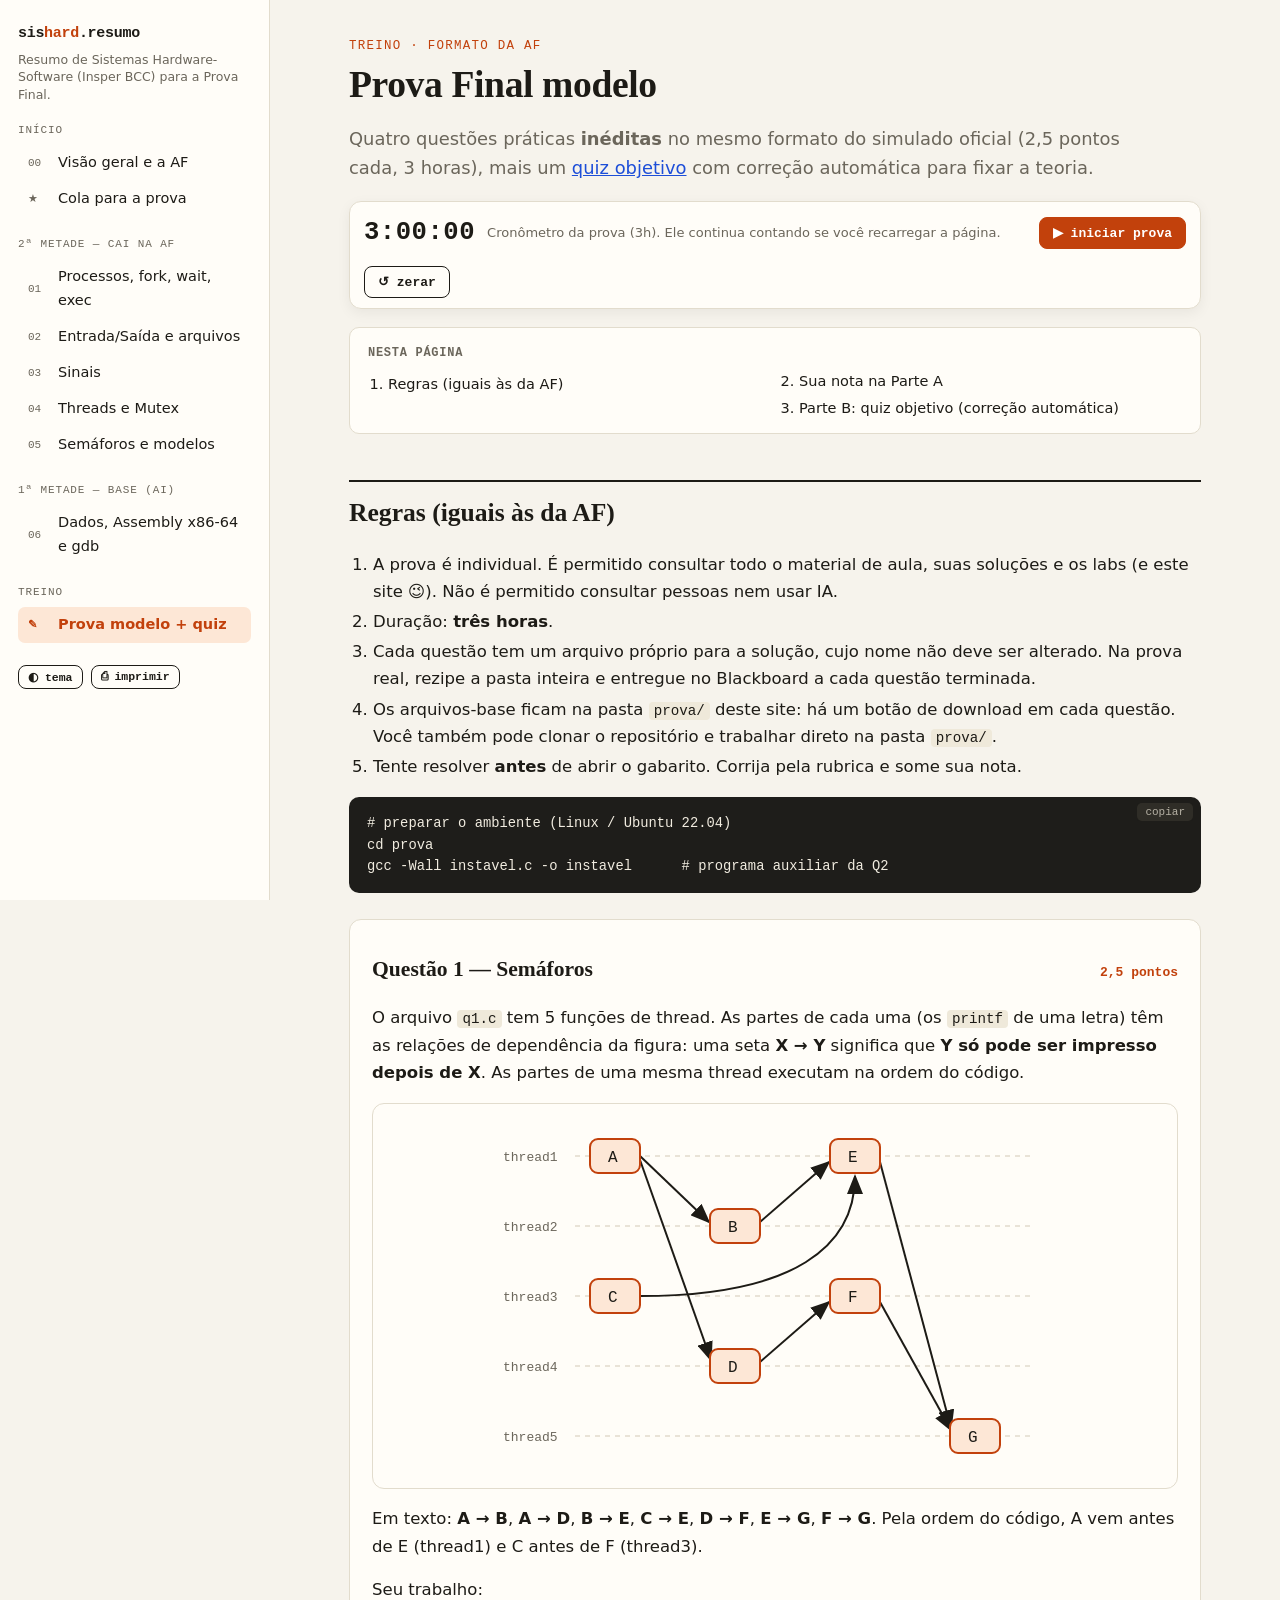
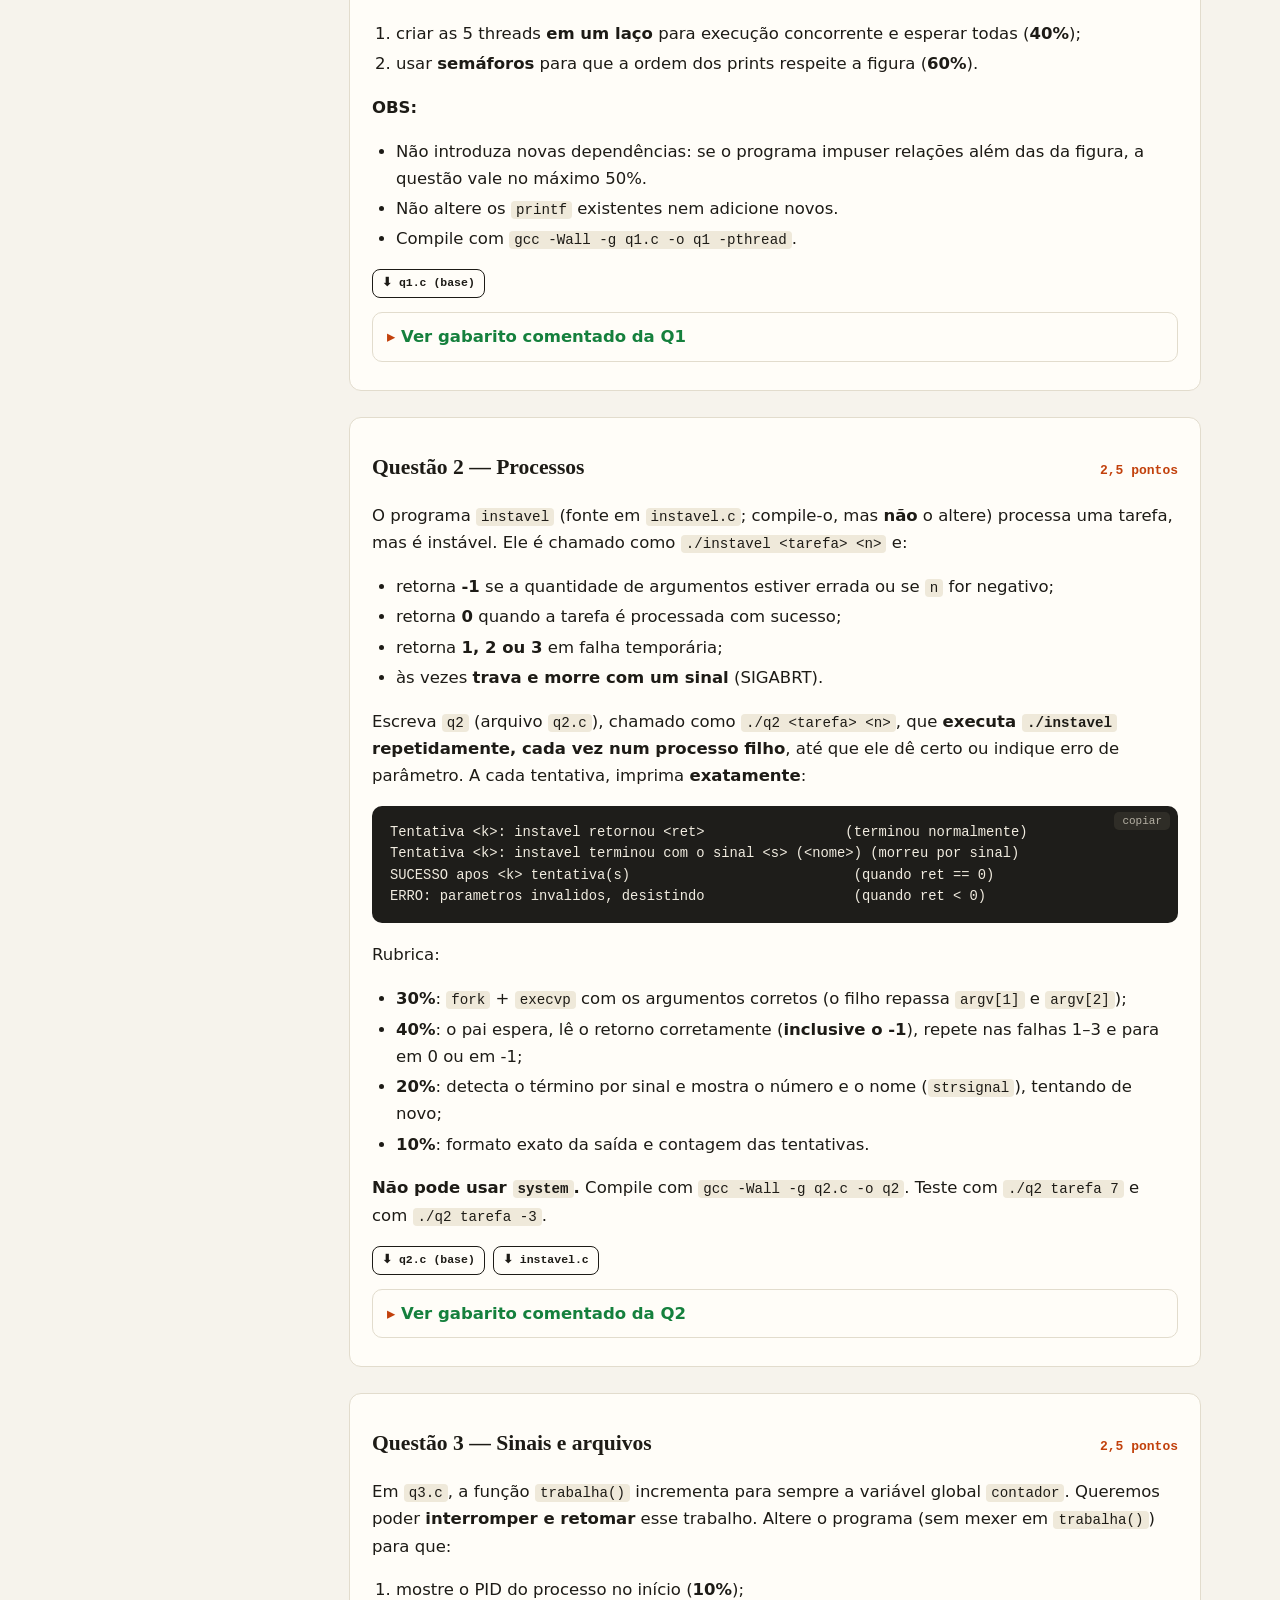
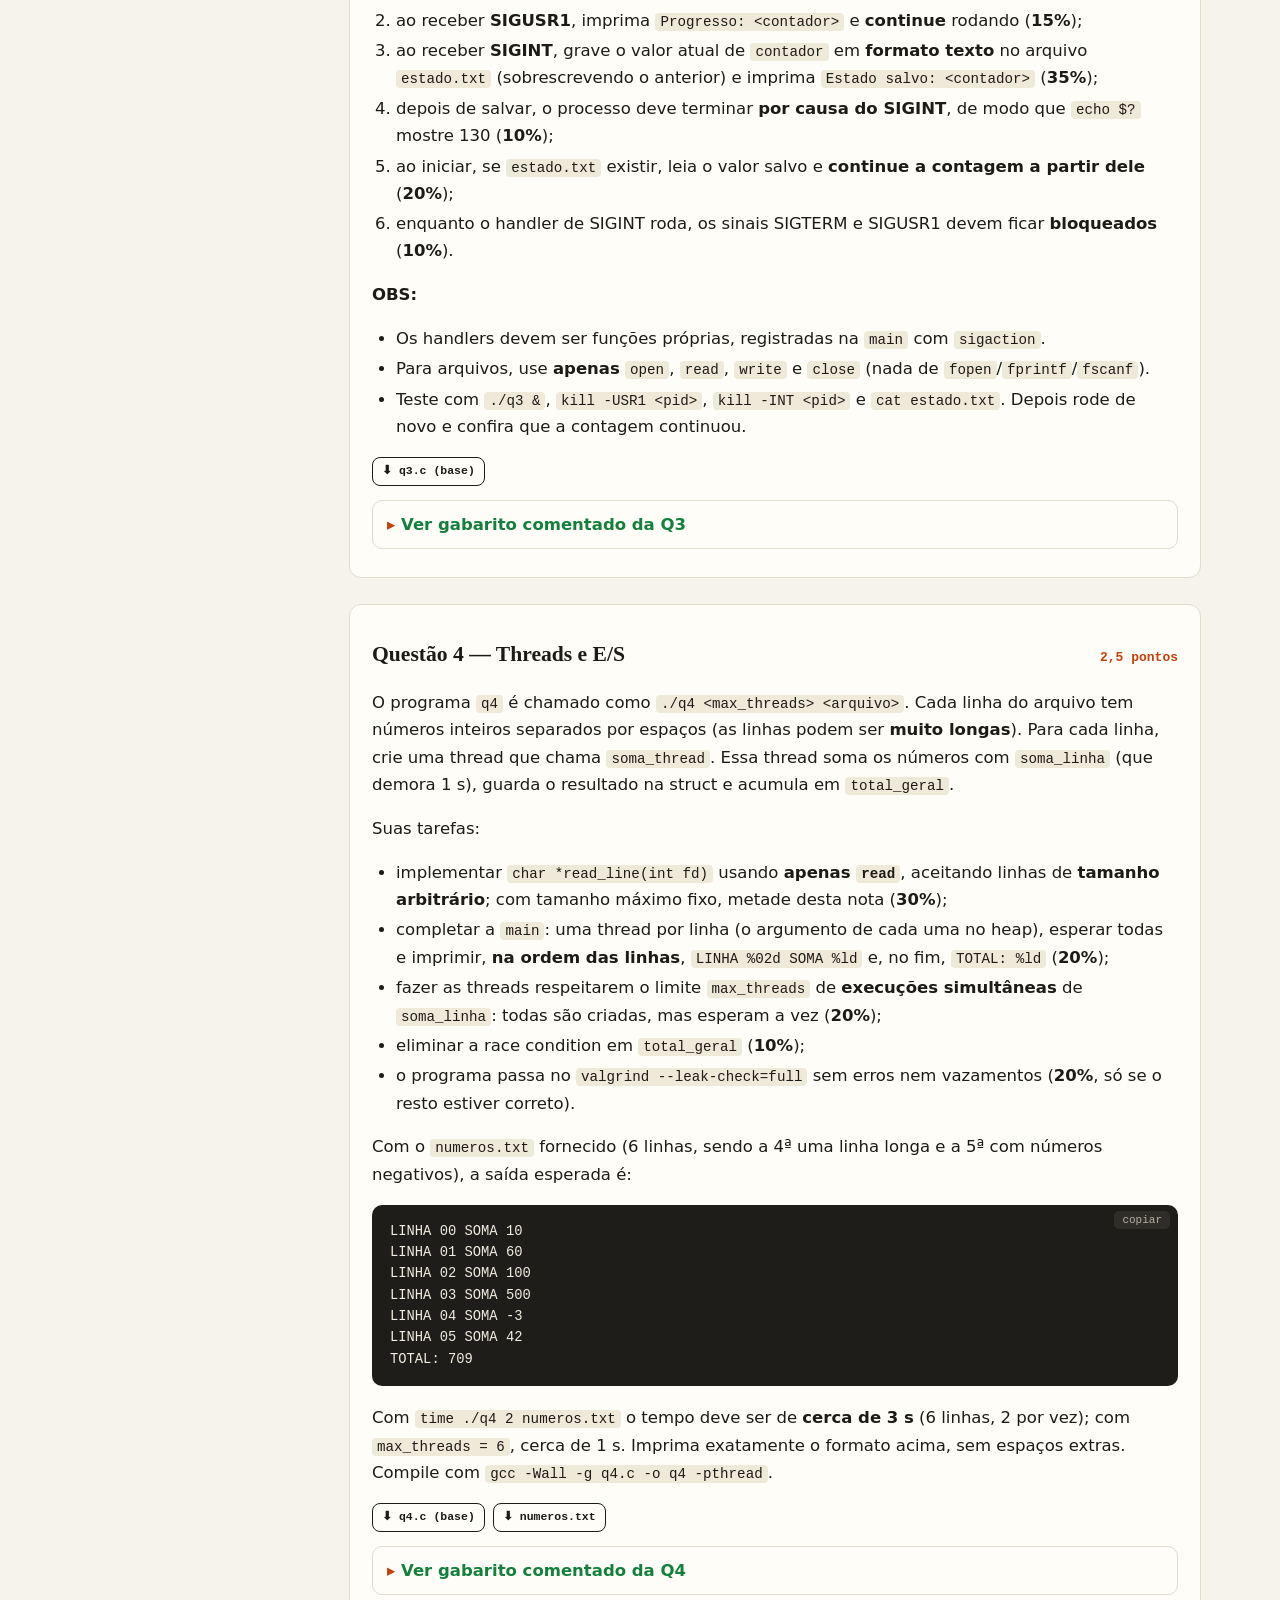
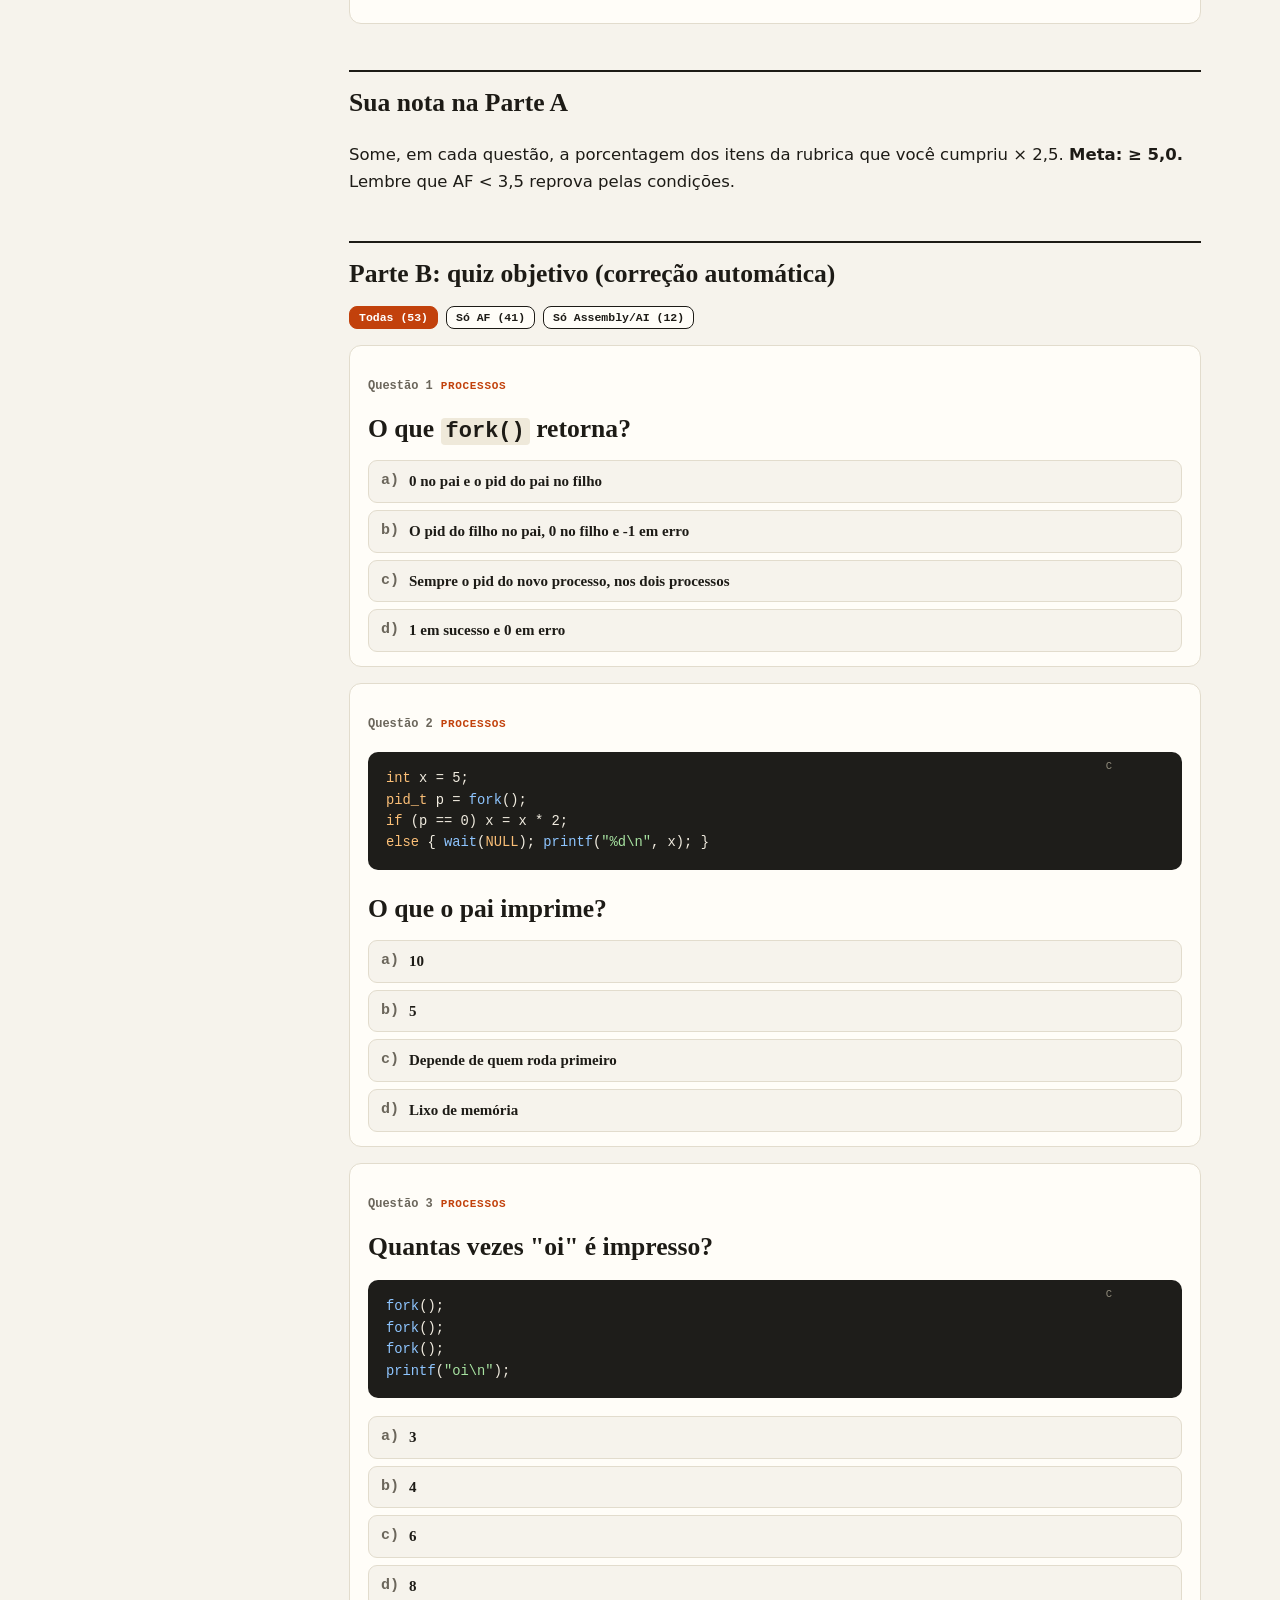
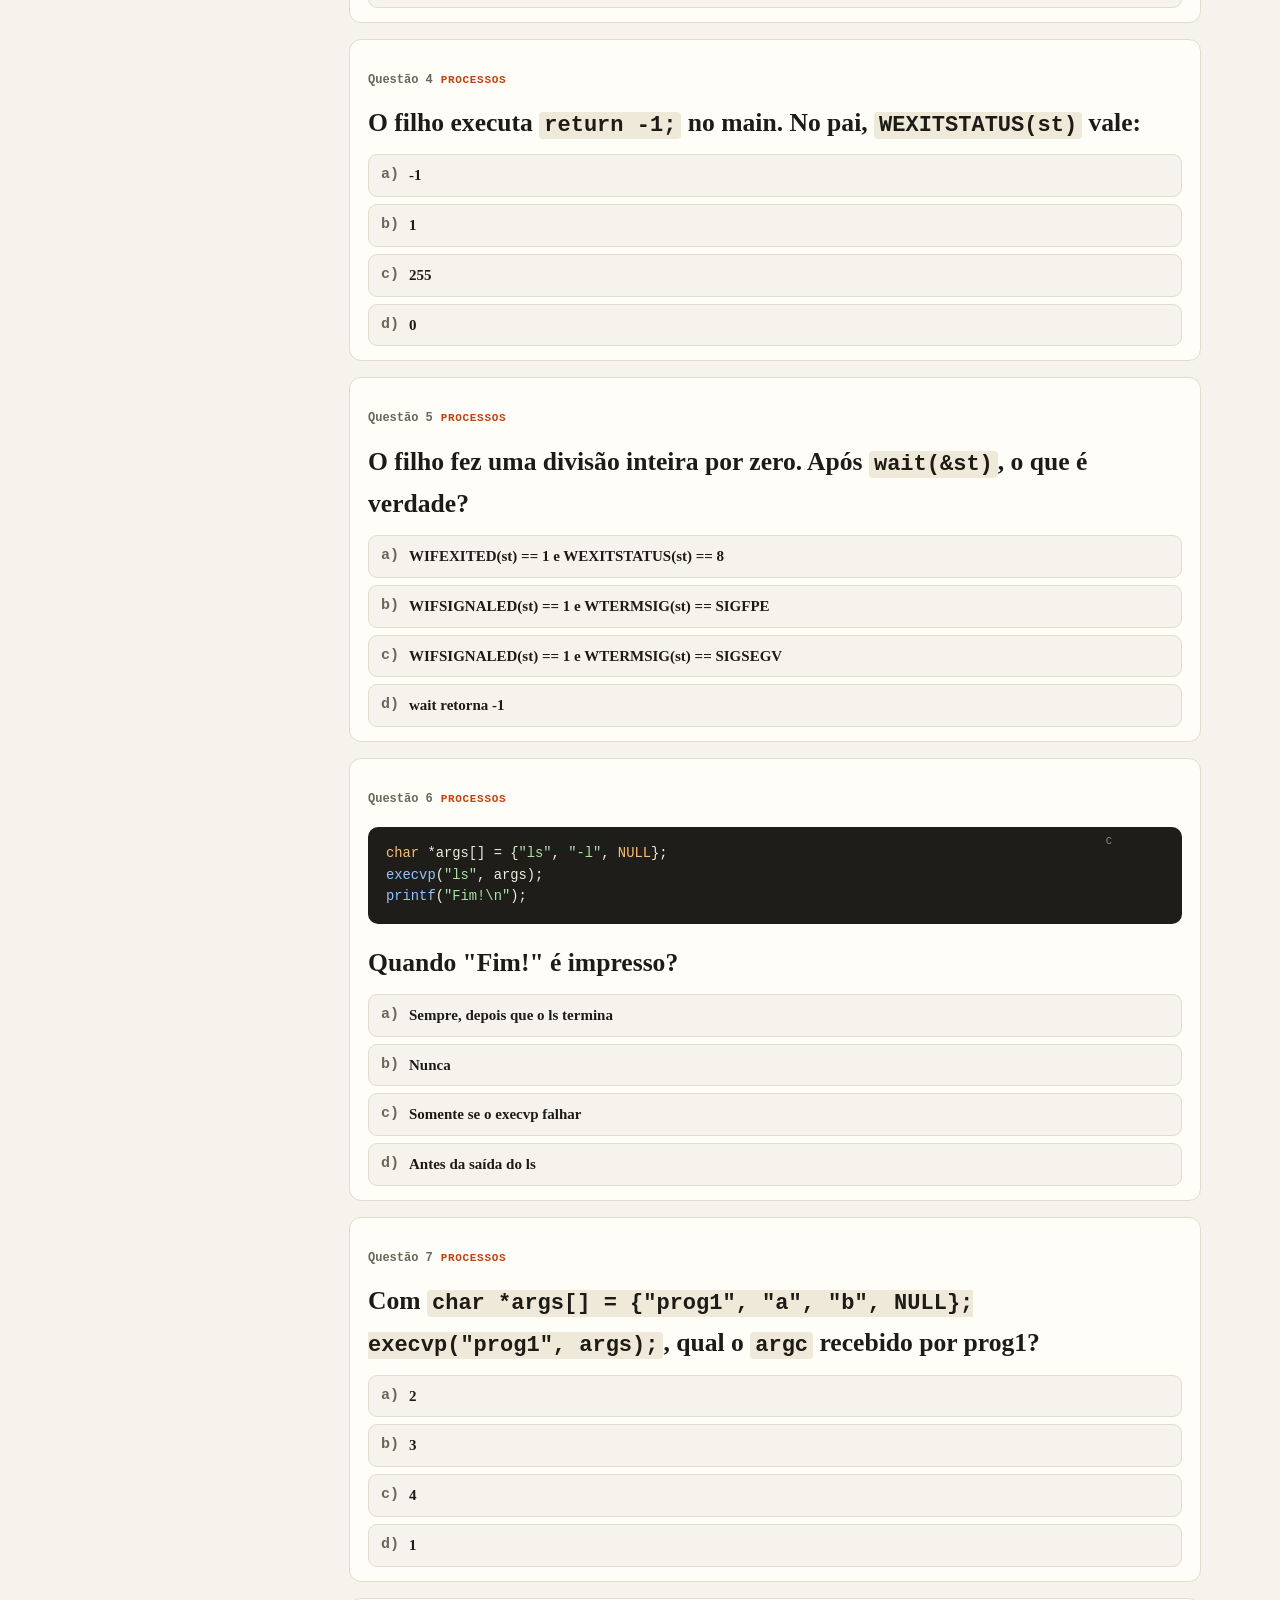
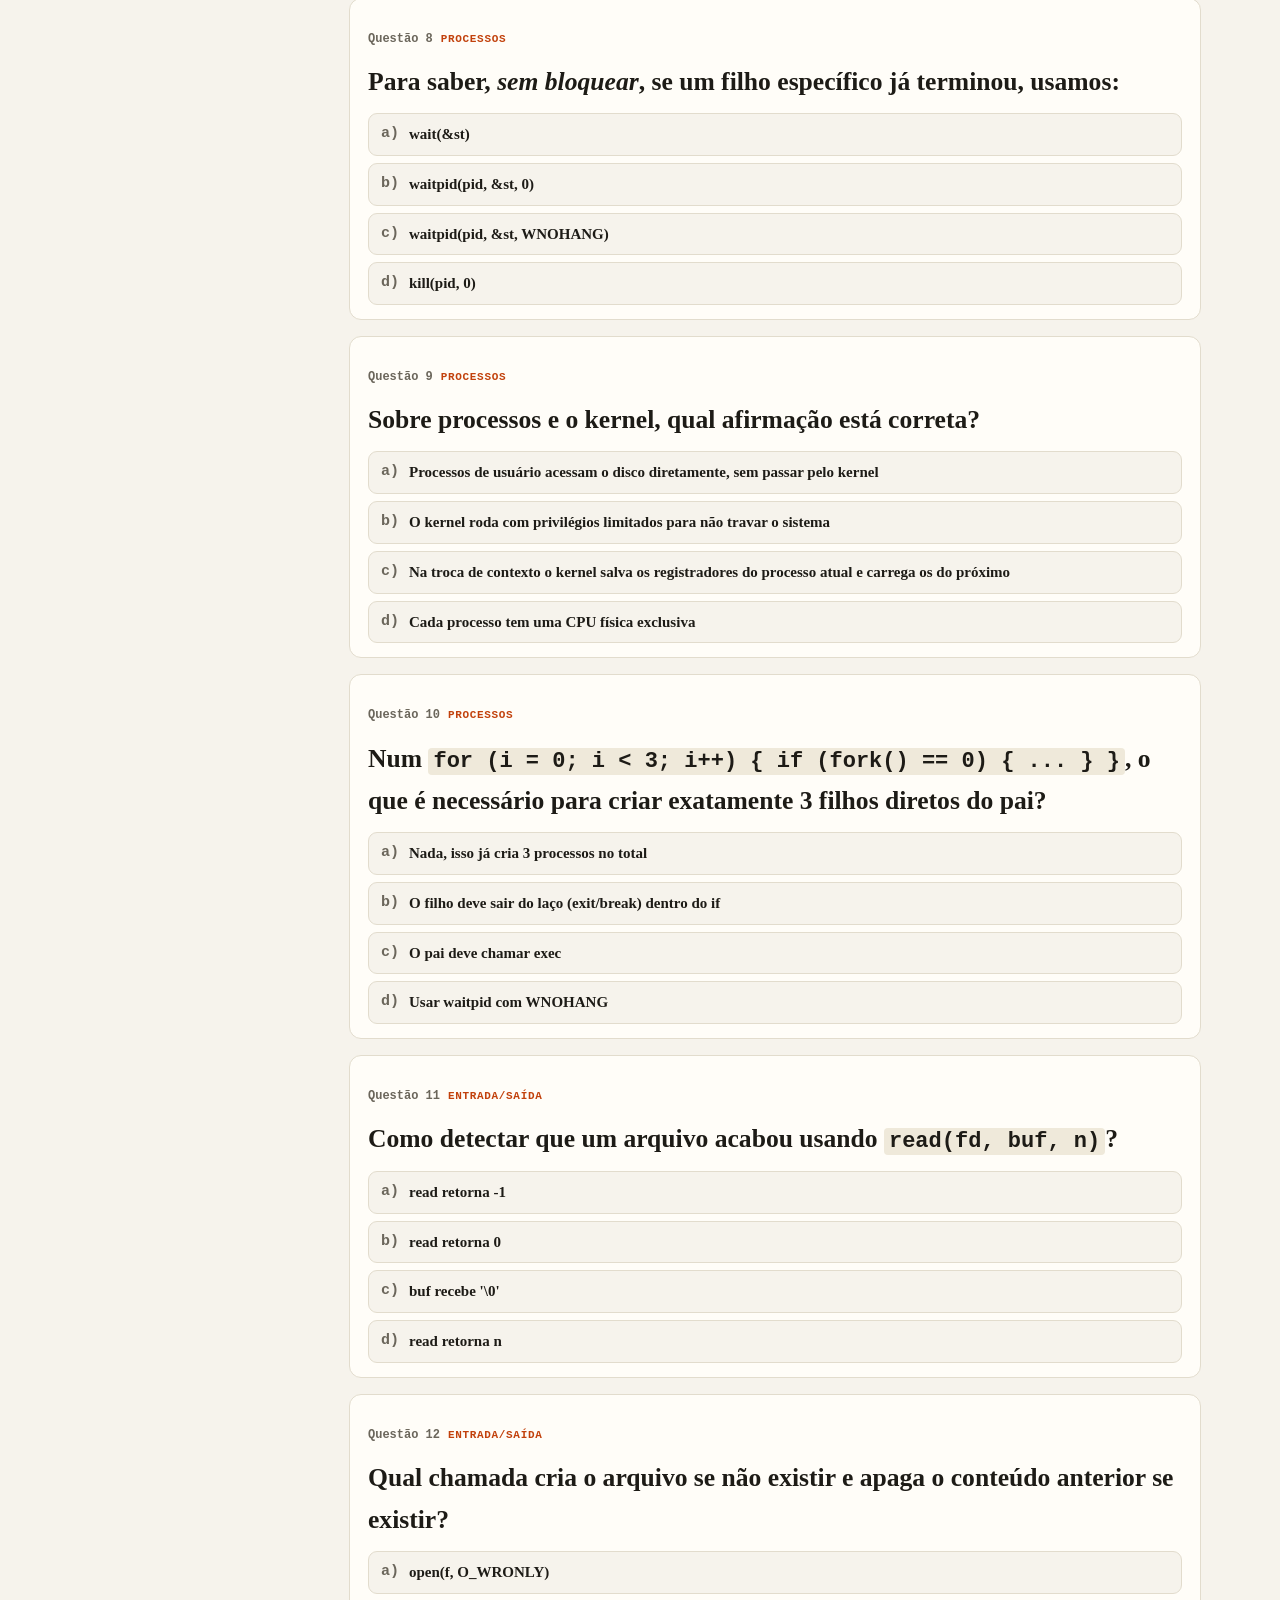
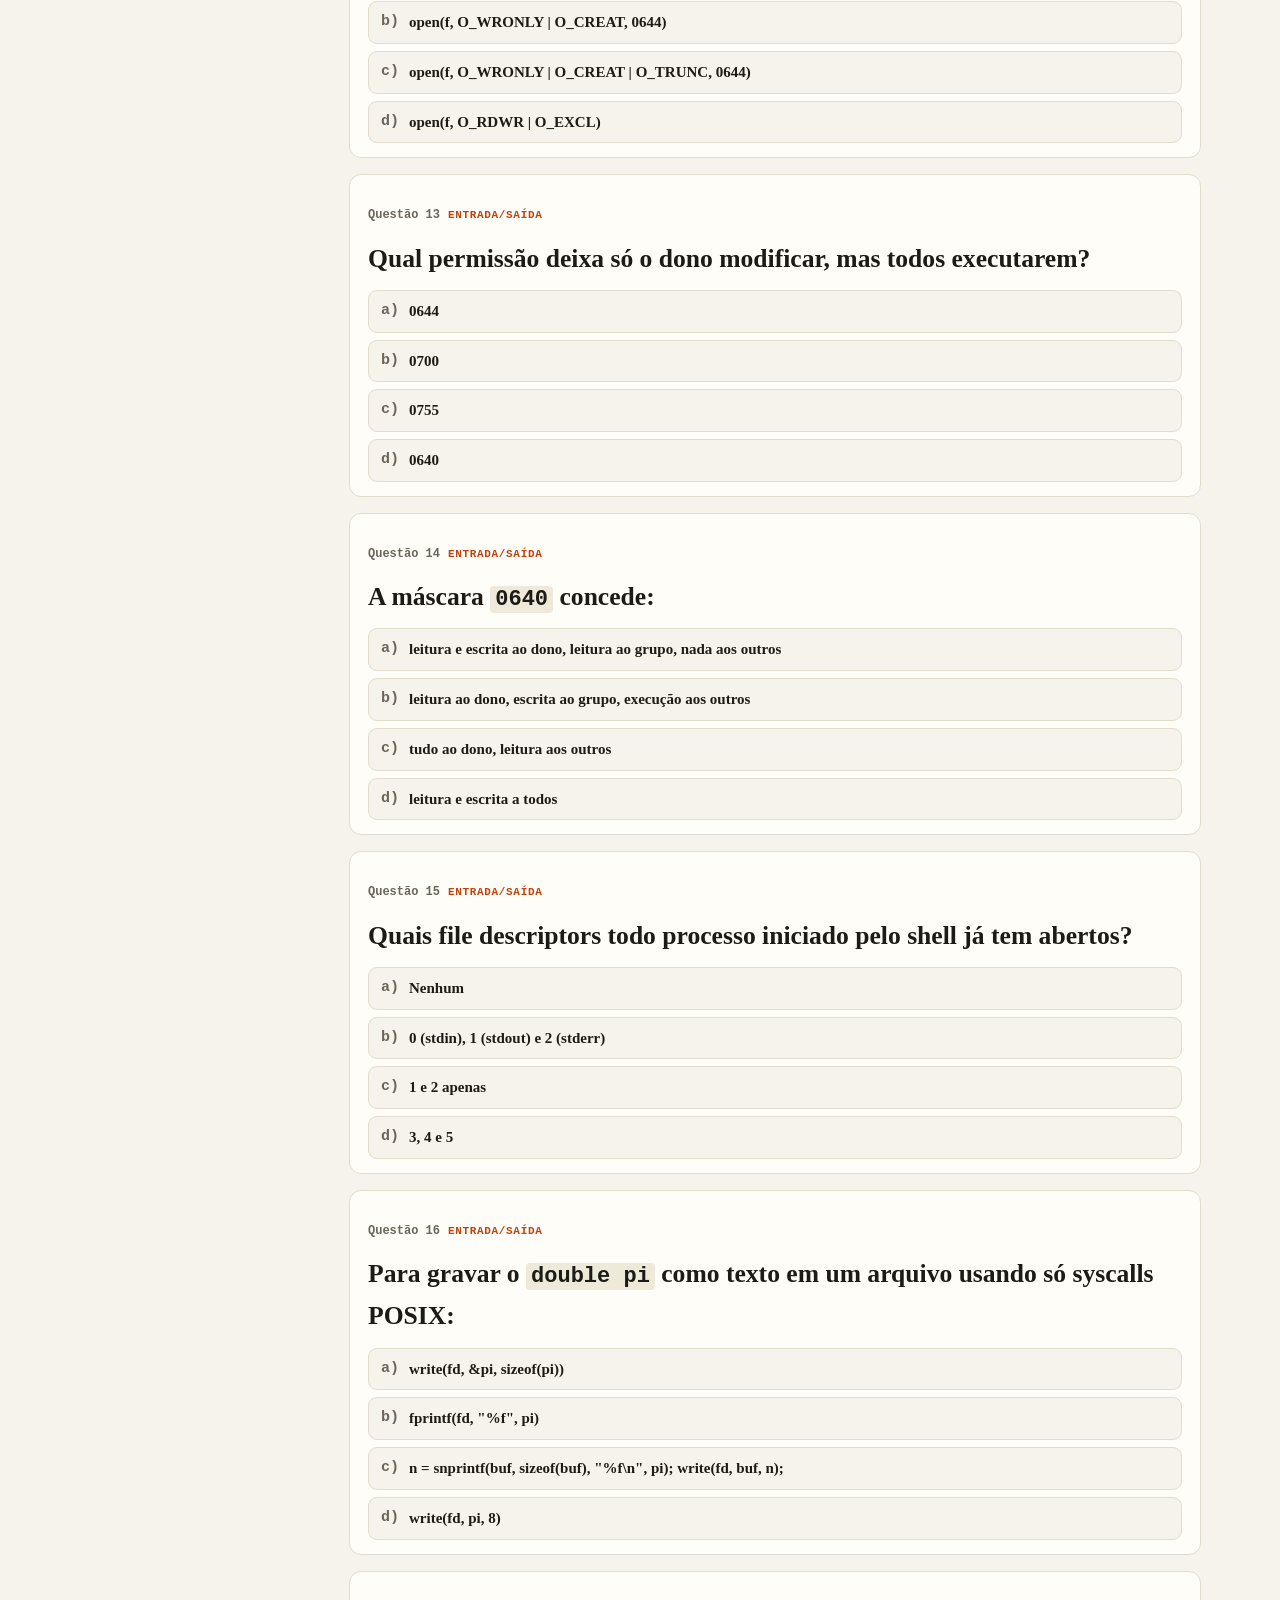
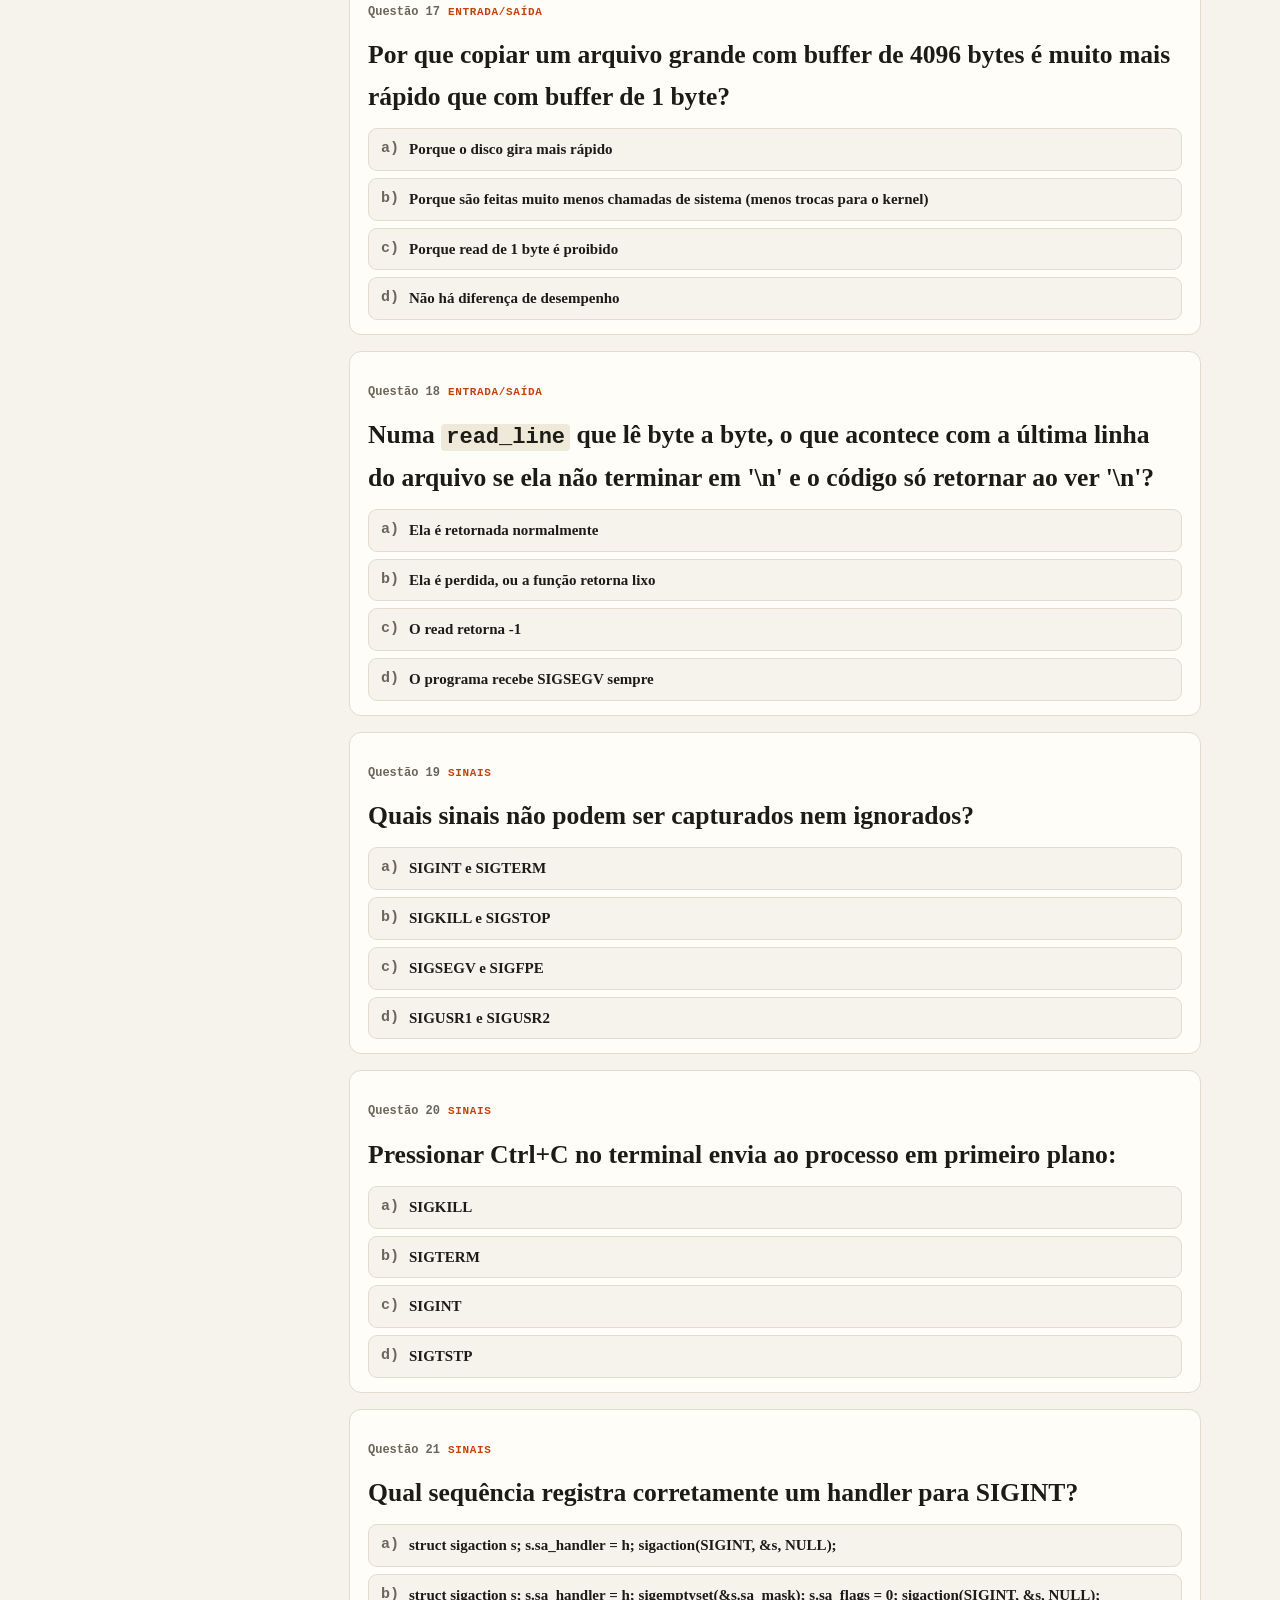
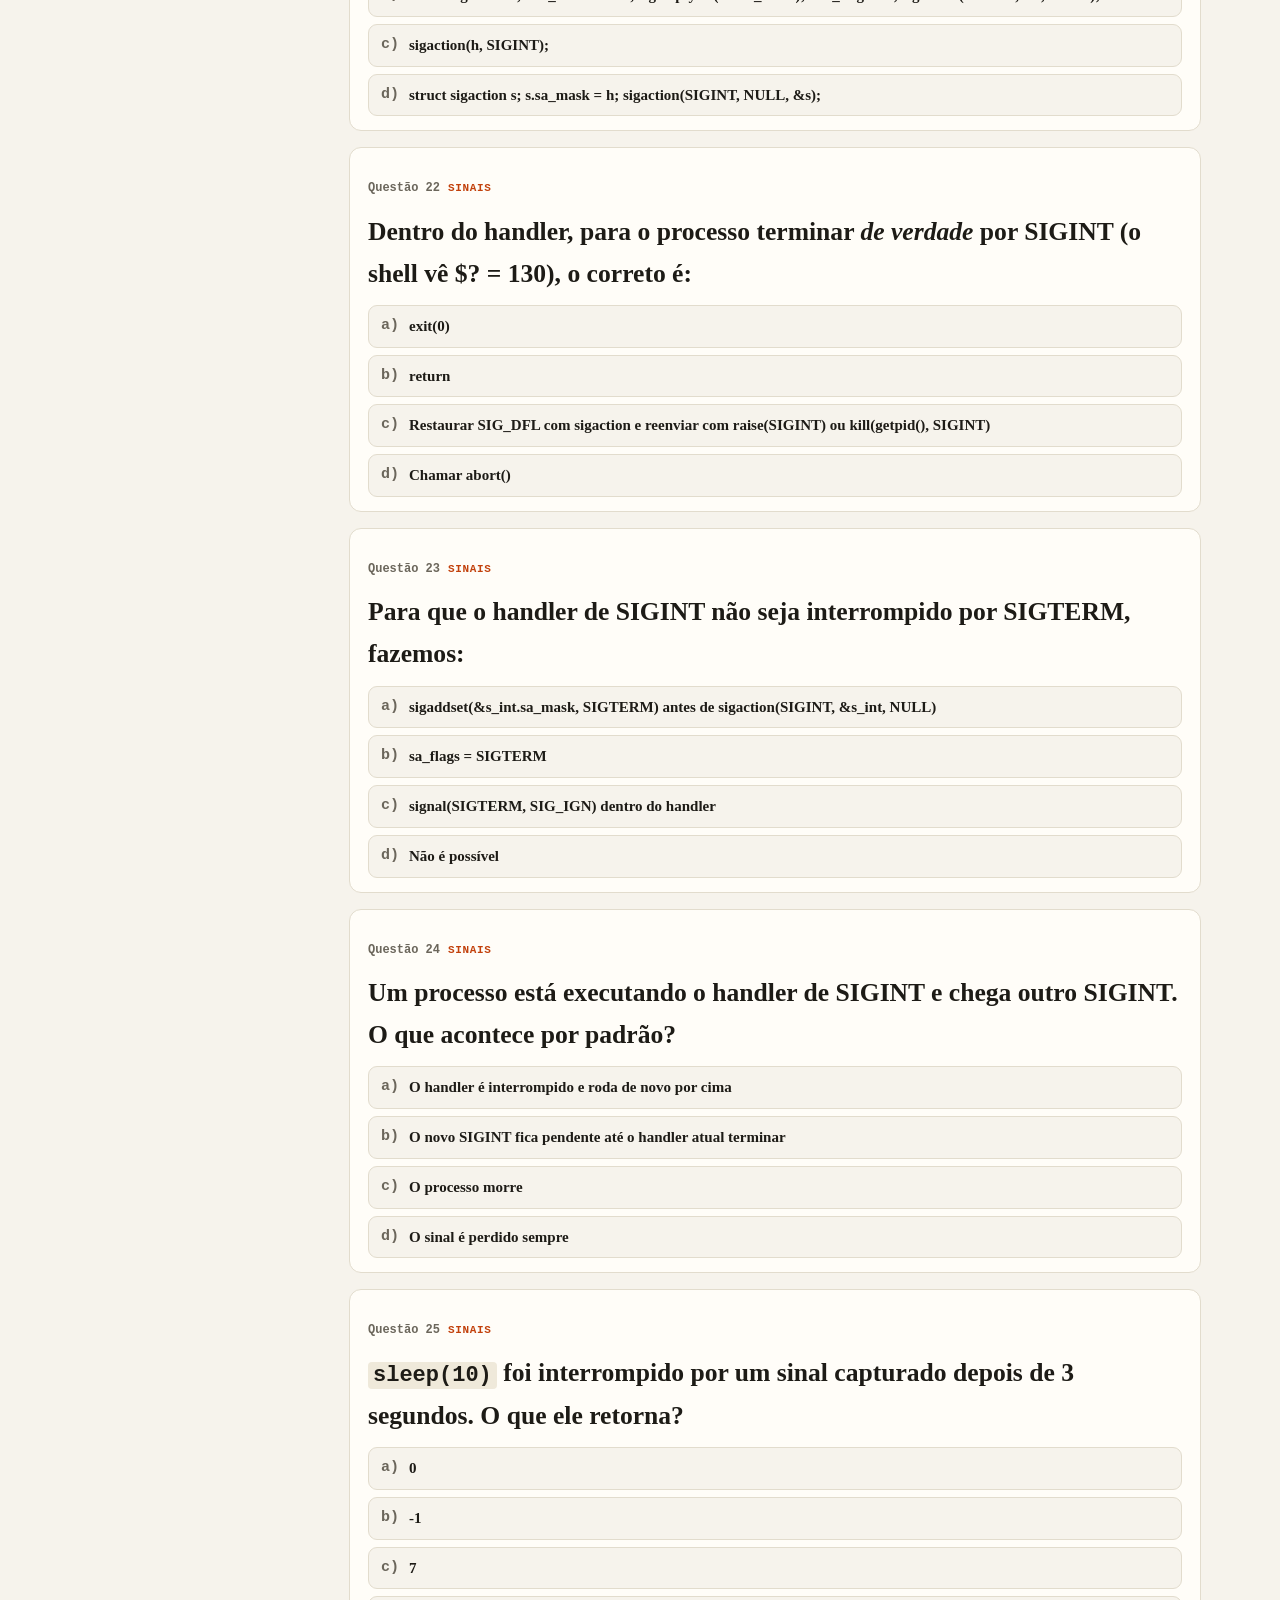
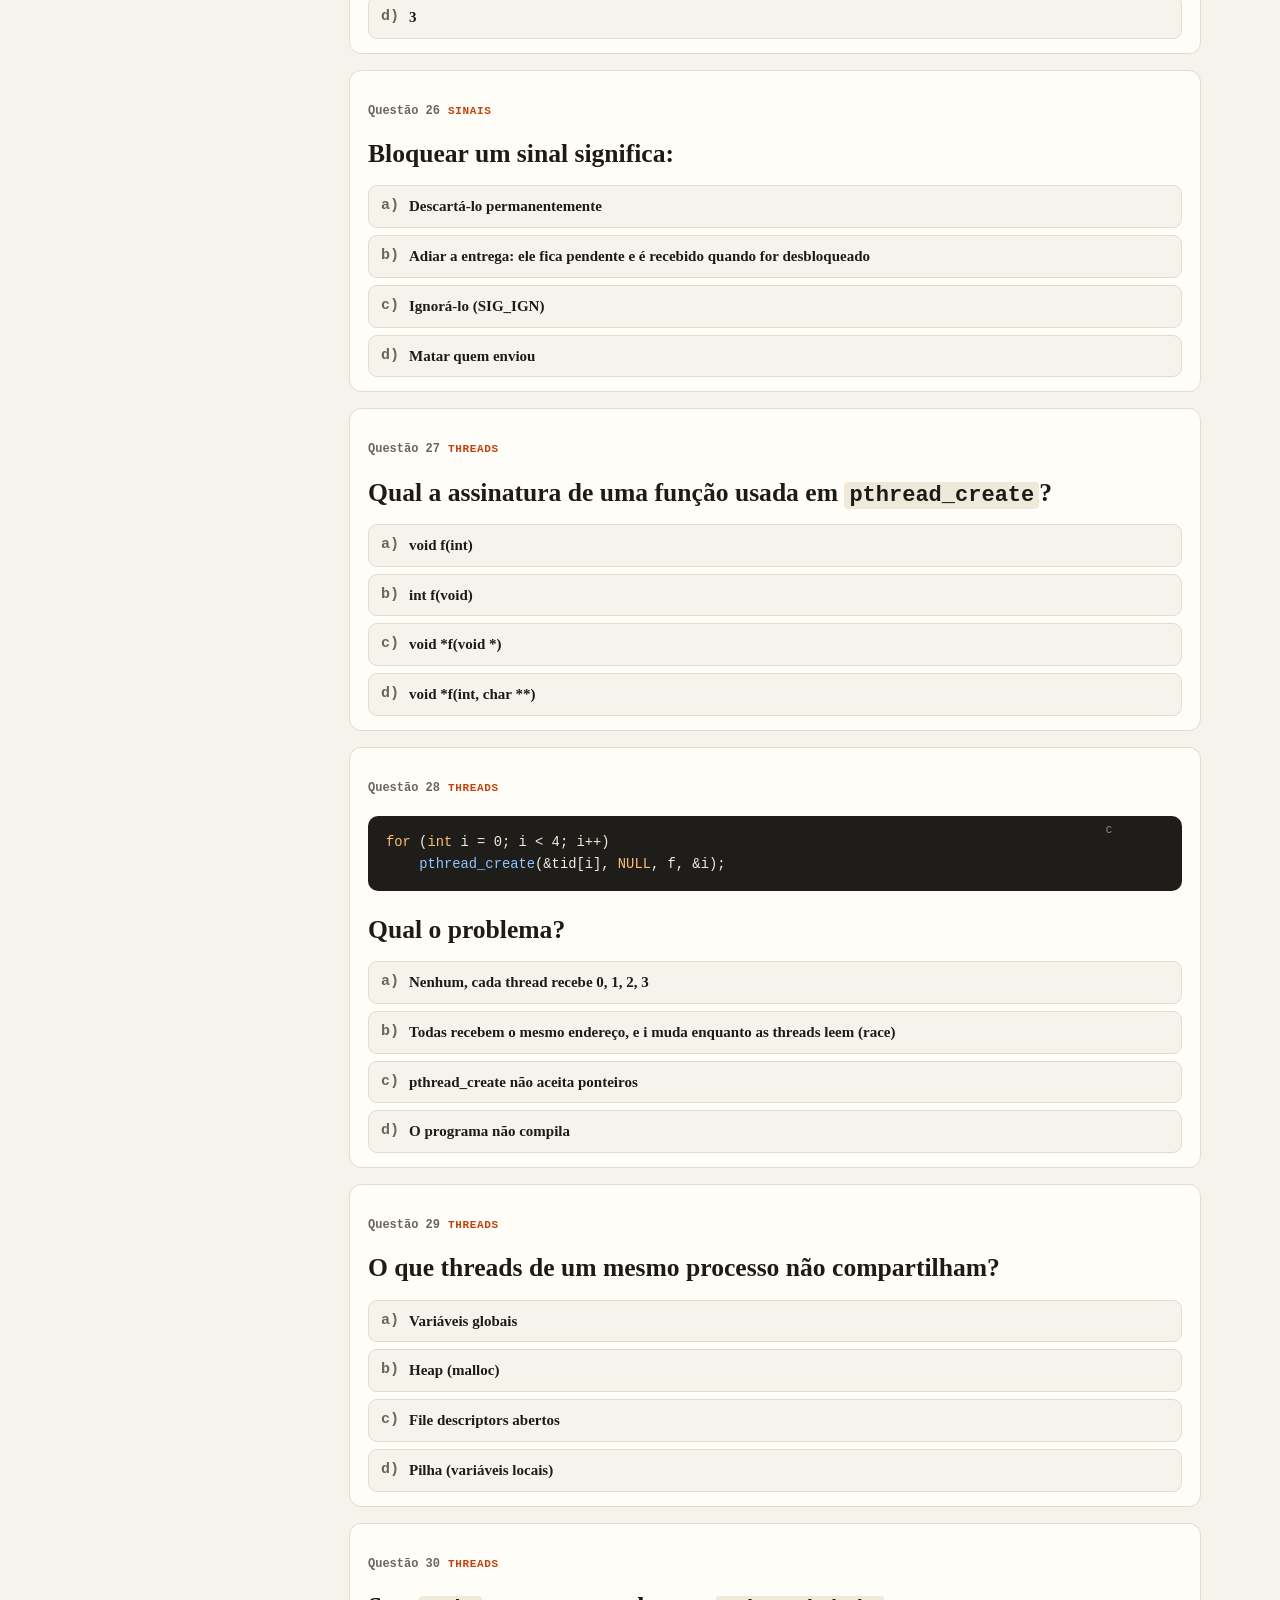
<file: prova.html>
<!DOCTYPE html>
<html lang="pt-BR">
<head>
<meta charset="utf-8">
<meta name="viewport" content="width=device-width, initial-scale=1">
<title>Prova modelo — SisHard Resumo</title>
<link rel="stylesheet" href="assets/style.css">
</head>
<body>
<div class="layout">
<nav id="sidebar"></nav>
<main>
<p class="kicker">Treino · formato da AF</p>
<h1>Prova Final modelo</h1>
<p class="lead">Quatro questões práticas <strong>inéditas</strong> no mesmo formato do simulado oficial (2,5 pontos cada, 3 horas), mais um <a href="#quiz">quiz objetivo</a> com correção automática para fixar a teoria.</p>

<div class="timer-bar" id="timer">
<span class="clock">3:00:00</span>
<span class="label">Cronômetro da prova (3h). Ele continua contando se você recarregar a página.</span>
<button class="btn primary" data-act="start" type="button">▶ iniciar prova</button>
<button class="btn" data-act="reset" type="button">↺ zerar</button>
</div>

<div id="page-toc" class="page-toc"></div>

<h2 id="regras">Regras (iguais às da AF)</h2>
<ol>
<li>A prova é individual. É permitido consultar todo o material de aula, suas soluções e os labs (e este site 😉). Não é permitido consultar pessoas nem usar IA.</li>
<li>Duração: <strong>três horas</strong>.</li>
<li>Cada questão tem um arquivo próprio para a solução, cujo nome não deve ser alterado. Na prova real, rezipe a pasta inteira e entregue no Blackboard a cada questão terminada.</li>
<li>Os arquivos-base ficam na pasta <code>prova/</code> deste site: há um botão de download em cada questão. Você também pode clonar o repositório e trabalhar direto na pasta <code>prova/</code>.</li>
<li>Tente resolver <strong>antes</strong> de abrir o gabarito. Corrija pela rubrica e some sua nota.</li>
</ol>
<pre><code># preparar o ambiente (Linux / Ubuntu 22.04)
cd prova
gcc -Wall instavel.c -o instavel      # programa auxiliar da Q2</code></pre>

<!-- ============================================================ Q1 -->
<section class="question" id="q1">
<h3>Questão 1 — Semáforos <span class="pts">2,5 pontos</span></h3>
<p>O arquivo <code>q1.c</code> tem 5 funções de thread. As partes de cada uma (os <code>printf</code> de uma letra) têm as relações de dependência da figura: uma seta <strong>X → Y</strong> significa que <strong>Y só pode ser impresso depois de X</strong>. As partes de uma mesma thread executam na ordem do código.</p>
<div class="diagram">
<svg viewBox="0 0 560 360" width="560" role="img" aria-label="Diagrama de dependências da questão 1">
<defs><marker id="arr" markerWidth="10" markerHeight="8" refX="9" refY="4" orient="auto"><path d="M0,0 L10,4 L0,8 z" class="arrowhead"/></marker></defs>
<text x="8" y="45" class="lane-label">thread1</text>
<text x="8" y="115" class="lane-label">thread2</text>
<text x="8" y="185" class="lane-label">thread3</text>
<text x="8" y="255" class="lane-label">thread4</text>
<text x="8" y="325" class="lane-label">thread5</text>
<line x1="80" y1="40" x2="540" y2="40" class="lane"/>
<line x1="80" y1="110" x2="540" y2="110" class="lane"/>
<line x1="80" y1="180" x2="540" y2="180" class="lane"/>
<line x1="80" y1="250" x2="540" y2="250" class="lane"/>
<line x1="80" y1="320" x2="540" y2="320" class="lane"/>
<line x1="145" y1="40" x2="214" y2="106" class="edge" marker-end="url(#arr)"/>
<line x1="145" y1="44" x2="216" y2="244" class="edge" marker-end="url(#arr)"/>
<line x1="265" y1="106" x2="334" y2="46" class="edge" marker-end="url(#arr)"/>
<path d="M145,180 C300,180 360,130 360,60" class="edge" marker-end="url(#arr)"/>
<line x1="265" y1="246" x2="334" y2="186" class="edge" marker-end="url(#arr)"/>
<line x1="385" y1="46" x2="456" y2="312" class="edge" marker-end="url(#arr)"/>
<line x1="385" y1="186" x2="456" y2="314" class="edge" marker-end="url(#arr)"/>
<rect x="95" y="23" width="50" height="34" rx="8" class="node"/><text x="113" y="46" font-size="16">A</text>
<rect x="335" y="23" width="50" height="34" rx="8" class="node"/><text x="353" y="46" font-size="16">E</text>
<rect x="215" y="93" width="50" height="34" rx="8" class="node"/><text x="233" y="116" font-size="16">B</text>
<rect x="95" y="163" width="50" height="34" rx="8" class="node"/><text x="113" y="186" font-size="16">C</text>
<rect x="335" y="163" width="50" height="34" rx="8" class="node"/><text x="353" y="186" font-size="16">F</text>
<rect x="215" y="233" width="50" height="34" rx="8" class="node"/><text x="233" y="256" font-size="16">D</text>
<rect x="455" y="303" width="50" height="34" rx="8" class="node"/><text x="473" y="326" font-size="16">G</text>
</svg>
</div>
<p>Em texto: <strong>A → B</strong>, <strong>A → D</strong>, <strong>B → E</strong>, <strong>C → E</strong>, <strong>D → F</strong>, <strong>E → G</strong>, <strong>F → G</strong>. Pela ordem do código, A vem antes de E (thread1) e C antes de F (thread3).</p>
<p>Seu trabalho:</p>
<ol>
<li>criar as 5 threads <strong>em um laço</strong> para execução concorrente e esperar todas (<strong>40%</strong>);</li>
<li>usar <strong>semáforos</strong> para que a ordem dos prints respeite a figura (<strong>60%</strong>).</li>
</ol>
<p><strong>OBS:</strong></p>
<ul>
<li>Não introduza novas dependências: se o programa impuser relações além das da figura, a questão vale no máximo 50%.</li>
<li>Não altere os <code>printf</code> existentes nem adicione novos.</li>
<li>Compile com <code>gcc -Wall -g q1.c -o q1 -pthread</code>.</li>
</ul>
<div class="files"><a class="btn small" href="prova/q1.c" download>⬇ q1.c (base)</a></div>
<details class="answer"><summary>Ver gabarito comentado da Q1</summary><div class="details-body">
<p><strong>Ideia:</strong> um semáforo iniciado em 0 para cada parte que tem setas saindo (A, B, C, D, E, F). Depois de imprimir X, faça um <code>sem_post(sX)</code> <strong>por seta que sai de X</strong>; antes de imprimir Y, faça um <code>sem_wait</code> em cada semáforo de que Y depende. A sai com duas setas, então recebe <strong>dois posts</strong> (B e D consomem um cada).</p>
<p><strong>Ordens válidas</strong> (de 300 execuções do gabarito): <code>ACBDEFG</code>, <code>CADBFEG</code>, <code>ADCFBEG</code>… <strong>Inválidas:</strong> <code>BACDEFG</code> (B antes de A) e <code>ACBDEGF</code> (G antes de F).</p>
<pre data-lang="c" data-src="prova/gabarito/q1.c"><code>// GABARITO - Prova Modelo SisHard - Questao 1
// Compile: gcc -Wall -g q1.c -o q1 -pthread
//
// Dependencias do diagrama:
//   A -&gt; B     A -&gt; D
//   B -&gt; E     C -&gt; E
//   D -&gt; F
//   E -&gt; G     F -&gt; G
//
// Regra: um semaforo (iniciado em 0) por "aresta de saida" de cada parte.
// Quem termina a parte X faz sem_post(sX) uma vez para CADA parte que depende dela.
// Quem depende de X faz sem_wait(sX) antes de executar.
#include &lt;stdio.h&gt;
#include &lt;stdlib.h&gt;
#include &lt;pthread.h&gt;
#include &lt;semaphore.h&gt;

typedef struct {
    sem_t sA, sB, sC, sD, sE, sF;
} t_arg;

void *thread1(void *_arg) {
    t_arg *arg = _arg;
    printf("A\n");
    sem_post(&amp;arg-&gt;sA);   // libera B
    sem_post(&amp;arg-&gt;sA);   // libera D

    sem_wait(&amp;arg-&gt;sB);   // E depende de B
    sem_wait(&amp;arg-&gt;sC);   // E depende de C
    printf("E\n");
    sem_post(&amp;arg-&gt;sE);   // libera G
    return NULL;
}

void *thread2(void *_arg) {
    t_arg *arg = _arg;
    sem_wait(&amp;arg-&gt;sA);   // B depende de A
    printf("B\n");
    sem_post(&amp;arg-&gt;sB);
    return NULL;
}

void *thread3(void *_arg) {
    t_arg *arg = _arg;
    printf("C\n");        // C nao depende de ninguem
    sem_post(&amp;arg-&gt;sC);

    sem_wait(&amp;arg-&gt;sD);   // F depende de D
    printf("F\n");
    sem_post(&amp;arg-&gt;sF);
    return NULL;
}

void *thread4(void *_arg) {
    t_arg *arg = _arg;
    sem_wait(&amp;arg-&gt;sA);   // D depende de A
    printf("D\n");
    sem_post(&amp;arg-&gt;sD);
    return NULL;
}

void *thread5(void *_arg) {
    t_arg *arg = _arg;
    sem_wait(&amp;arg-&gt;sE);   // G depende de E
    sem_wait(&amp;arg-&gt;sF);   // G depende de F
    printf("G\n");
    return NULL;
}

int main(int argc, char *argv[]) {
    void *(*funcs[5])(void *) = {thread1, thread2, thread3, thread4, thread5};
    pthread_t tids[5];

    t_arg *arg = malloc(sizeof(t_arg));
    sem_init(&amp;arg-&gt;sA, 0, 0);
    sem_init(&amp;arg-&gt;sB, 0, 0);
    sem_init(&amp;arg-&gt;sC, 0, 0);
    sem_init(&amp;arg-&gt;sD, 0, 0);
    sem_init(&amp;arg-&gt;sE, 0, 0);
    sem_init(&amp;arg-&gt;sF, 0, 0);

    for (int i = 0; i &lt; 5; i++) {
        pthread_create(&amp;tids[i], NULL, funcs[i], arg);
    }
    for (int i = 0; i &lt; 5; i++) {
        pthread_join(tids[i], NULL);
    }

    sem_destroy(&amp;arg-&gt;sA);
    sem_destroy(&amp;arg-&gt;sB);
    sem_destroy(&amp;arg-&gt;sC);
    sem_destroy(&amp;arg-&gt;sD);
    sem_destroy(&amp;arg-&gt;sE);
    sem_destroy(&amp;arg-&gt;sF);
    free(arg);
    return 0;
}</code></pre>
<p><strong>Como testar:</strong> <code>for i in $(seq 50); do ./q1 | tr -d '\n'; echo; done | sort | uniq -c</code>. Várias ordens diferentes devem aparecer, todas válidas. Se sair sempre a mesma ordem, desconfie de dependência extra.</p>
</div></details>
</section>

<!-- ============================================================ Q2 -->
<section class="question" id="q2">
<h3>Questão 2 — Processos <span class="pts">2,5 pontos</span></h3>
<p>O programa <code>instavel</code> (fonte em <code>instavel.c</code>; compile-o, mas <strong>não</strong> o altere) processa uma tarefa, mas é instável. Ele é chamado como <code>./instavel &lt;tarefa&gt; &lt;n&gt;</code> e:</p>
<ul>
<li>retorna <strong>-1</strong> se a quantidade de argumentos estiver errada ou se <code>n</code> for negativo;</li>
<li>retorna <strong>0</strong> quando a tarefa é processada com sucesso;</li>
<li>retorna <strong>1, 2 ou 3</strong> em falha temporária;</li>
<li>às vezes <strong>trava e morre com um sinal</strong> (SIGABRT).</li>
</ul>
<p>Escreva <code>q2</code> (arquivo <code>q2.c</code>), chamado como <code>./q2 &lt;tarefa&gt; &lt;n&gt;</code>, que <strong>executa <code>./instavel</code> repetidamente, cada vez num processo filho</strong>, até que ele dê certo ou indique erro de parâmetro. A cada tentativa, imprima <strong>exatamente</strong>:</p>
<pre><code>Tentativa &lt;k&gt;: instavel retornou &lt;ret&gt;                 (terminou normalmente)
Tentativa &lt;k&gt;: instavel terminou com o sinal &lt;s&gt; (&lt;nome&gt;) (morreu por sinal)
SUCESSO apos &lt;k&gt; tentativa(s)                           (quando ret == 0)
ERRO: parametros invalidos, desistindo                  (quando ret &lt; 0)</code></pre>
<p>Rubrica:</p>
<ul>
<li><strong>30%</strong>: <code>fork</code> + <code>execvp</code> com os argumentos corretos (o filho repassa <code>argv[1]</code> e <code>argv[2]</code>);</li>
<li><strong>40%</strong>: o pai espera, lê o retorno corretamente (<strong>inclusive o -1</strong>), repete nas falhas 1–3 e para em 0 ou em -1;</li>
<li><strong>20%</strong>: detecta o término por sinal e mostra o número e o nome (<code>strsignal</code>), tentando de novo;</li>
<li><strong>10%</strong>: formato exato da saída e contagem das tentativas.</li>
</ul>
<p><strong>Não pode usar <code>system</code>.</strong> Compile com <code>gcc -Wall -g q2.c -o q2</code>. Teste com <code>./q2 tarefa 7</code> e com <code>./q2 tarefa -3</code>.</p>
<div class="files"><a class="btn small" href="prova/q2.c" download>⬇ q2.c (base)</a><a class="btn small" href="prova/instavel.c" download>⬇ instavel.c</a></div>
<details class="answer"><summary>Ver gabarito comentado da Q2</summary><div class="details-body">
<p><strong>Pontos-chave:</strong></p>
<ul>
<li>o vetor do exec começa com o nome do programa e termina com <code>NULL</code>;</li>
<li>o <code>perror</code> + <code>exit</code> depois do <code>execvp</code> evita que o filho continue o laço se o exec falhar;</li>
<li><code>(char) WEXITSTATUS</code> transforma o 255 em -1;</li>
<li><code>WIFSIGNALED</code> trata o <code>abort()</code>.</li>
</ul>
<pre data-lang="c" data-src="prova/gabarito/q2.c"><code>// GABARITO - Prova Modelo SisHard - Questao 2
// Compile: gcc -Wall -g q2.c -o q2
#include &lt;stdio.h&gt;
#include &lt;stdlib.h&gt;
#include &lt;unistd.h&gt;
#include &lt;string.h&gt;
#include &lt;sys/types.h&gt;
#include &lt;sys/wait.h&gt;

int main(int argc, char *argv[]) {
    if (argc != 3) {
        printf("USO: ./q2 &lt;tarefa&gt; &lt;n&gt;\n");
        return 1;
    }

    int tentativa = 0;
    int continuar = 1;

    while (continuar) {
        tentativa++;

        pid_t filho = fork();
        if (filho == 0) {
            // FILHO: vira o programa instavel.
            // argv sempre comeca com o nome do programa e termina com NULL
            char *args[] = {"./instavel", argv[1], argv[2], NULL};
            execvp(args[0], args);
            // so chega aqui se o exec FALHAR
            perror("execvp");
            exit(127);
        }

        // PAI
        int wst;
        waitpid(filho, &amp;wst, 0);

        if (WIFEXITED(wst)) {
            // WEXITSTATUS devolve so 8 bits (0..255). "return -1" vira 255.
            // O cast para (char) recupera o valor com sinal (-1).
            int ret = (char) WEXITSTATUS(wst);
            printf("Tentativa %d: instavel retornou %d\n", tentativa, ret);

            if (ret == 0) {
                printf("SUCESSO apos %d tentativa(s)\n", tentativa);
                continuar = 0;
            } else if (ret &lt; 0) {
                printf("ERRO: parametros invalidos, desistindo\n");
                continuar = 0;
            }
            // ret entre 1 e 3: falha temporaria -&gt; tenta de novo
        } else if (WIFSIGNALED(wst)) {
            int sig = WTERMSIG(wst);
            printf("Tentativa %d: instavel terminou com o sinal %d (%s)\n",
                   tentativa, sig, strsignal(sig));
            // terminou de forma anormal -&gt; tenta de novo
        }
    }

    return 0;
}</code></pre>
<p>Exemplo de saída real do gabarito (sem as linhas que o próprio <code>instavel</code> imprime):</p>
<pre><code>Tentativa 1: instavel retornou 2
Tentativa 2: instavel retornou 3
Tentativa 3: instavel terminou com o sinal 6 (Aborted)
Tentativa 4: instavel retornou 1
Tentativa 5: instavel terminou com o sinal 6 (Aborted)
Tentativa 6: instavel retornou 1
Tentativa 7: instavel retornou 0
SUCESSO apos 7 tentativa(s)

$ ./q2 tarefa -3
Tentativa 1: instavel retornou -1
ERRO: parametros invalidos, desistindo</code></pre>
</div></details>
</section>

<!-- ============================================================ Q3 -->
<section class="question" id="q3">
<h3>Questão 3 — Sinais e arquivos <span class="pts">2,5 pontos</span></h3>
<p>Em <code>q3.c</code>, a função <code>trabalha()</code> incrementa para sempre a variável global <code>contador</code>. Queremos poder <strong>interromper e retomar</strong> esse trabalho. Altere o programa (sem mexer em <code>trabalha()</code>) para que:</p>
<ol>
<li>mostre o PID do processo no início (<strong>10%</strong>);</li>
<li>ao receber <strong>SIGUSR1</strong>, imprima <code>Progresso: &lt;contador&gt;</code> e <strong>continue</strong> rodando (<strong>15%</strong>);</li>
<li>ao receber <strong>SIGINT</strong>, grave o valor atual de <code>contador</code> em <strong>formato texto</strong> no arquivo <code>estado.txt</code> (sobrescrevendo o anterior) e imprima <code>Estado salvo: &lt;contador&gt;</code> (<strong>35%</strong>);</li>
<li>depois de salvar, o processo deve terminar <strong>por causa do SIGINT</strong>, de modo que <code>echo $?</code> mostre 130 (<strong>10%</strong>);</li>
<li>ao iniciar, se <code>estado.txt</code> existir, leia o valor salvo e <strong>continue a contagem a partir dele</strong> (<strong>20%</strong>);</li>
<li>enquanto o handler de SIGINT roda, os sinais SIGTERM e SIGUSR1 devem ficar <strong>bloqueados</strong> (<strong>10%</strong>).</li>
</ol>
<p><strong>OBS:</strong></p>
<ul>
<li>Os handlers devem ser funções próprias, registradas na <code>main</code> com <code>sigaction</code>.</li>
<li>Para arquivos, use <strong>apenas</strong> <code>open</code>, <code>read</code>, <code>write</code> e <code>close</code> (nada de <code>fopen</code>/<code>fprintf</code>/<code>fscanf</code>).</li>
<li>Teste com <code>./q3 &amp;</code>, <code>kill -USR1 &lt;pid&gt;</code>, <code>kill -INT &lt;pid&gt;</code> e <code>cat estado.txt</code>. Depois rode de novo e confira que a contagem continuou.</li>
</ul>
<div class="files"><a class="btn small" href="prova/q3.c" download>⬇ q3.c (base)</a></div>
<details class="answer"><summary>Ver gabarito comentado da Q3</summary><div class="details-body">
<p><strong>Pontos-chave:</strong></p>
<ul>
<li>o número vira texto com <code>snprintf</code>, e o <code>write</code> usa o tamanho que ele devolve;</li>
<li><code>O_TRUNC</code> sobrescreve o arquivo;</li>
<li><code>sigaddset</code> na <code>sa_mask</code> do SIGINT faz o bloqueio;</li>
<li>para terminar pelo sinal, volte ao <code>SIG_DFL</code> e chame <code>raise(SIGINT)</code>;</li>
<li>a leitura do estado usa <code>read</code> até o EOF e depois <code>atol</code>.</li>
</ul>
<pre data-lang="c" data-src="prova/gabarito/q3.c"><code>// GABARITO - Prova Modelo SisHard - Questao 3
// Compile: gcc -Wall -g q3.c -o q3
// Teste:   ./q3 &amp;     kill -USR1 &lt;pid&gt;     kill -INT &lt;pid&gt;     cat estado.txt
#include &lt;stdio.h&gt;
#include &lt;stdlib.h&gt;
#include &lt;unistd.h&gt;
#include &lt;string.h&gt;
#include &lt;signal.h&gt;
#include &lt;fcntl.h&gt;
#include &lt;sys/types.h&gt;
#include &lt;sys/stat.h&gt;

long contador = 0;

void trabalha() {
    while (1) {
        contador++;
        if (contador % 50 == 0) {
            usleep(1000);
        }
    }
}

// Salva o contador em formato TEXTO usando so open/write/close
void salva_estado() {
    int fd = open("estado.txt", O_WRONLY | O_CREAT | O_TRUNC, 0644);
    if (fd == -1) {
        perror("open");
        return;
    }
    char buf[64];
    int n = snprintf(buf, sizeof(buf), "%ld\n", contador); // numero -&gt; texto
    write(fd, buf, n);
    close(fd);
}

// Le estado.txt (se existir). Retorna 0 se o arquivo nao existir.
long le_estado() {
    int fd = open("estado.txt", O_RDONLY);
    if (fd == -1) {
        return 0; // ainda nao existe: comeca do zero
    }
    char buf[64];
    int total = 0, lidos;
    // read pode devolver menos bytes que o pedido: le ate o EOF (retorno 0)
    while (total &lt; (int)sizeof(buf) - 1 &amp;&amp;
           (lidos = read(fd, buf + total, sizeof(buf) - 1 - total)) &gt; 0) {
        total += lidos;
    }
    buf[total] = '\0';
    close(fd);
    return atol(buf); // texto -&gt; numero
}

void handler_usr1(int sig) {
    printf("Progresso: %ld\n", contador);
}

void handler_int(int sig) {
    salva_estado();
    printf("\nEstado salvo: %ld\n", contador);

    // Volta ao comportamento padrao e reenvia o sinal:
    // assim o processo termina DE VERDADE por SIGINT (o shell fica sabendo).
    struct sigaction padrao;
    padrao.sa_handler = SIG_DFL;
    padrao.sa_flags = 0;
    sigemptyset(&amp;padrao.sa_mask);
    sigaction(SIGINT, &amp;padrao, NULL);
    raise(SIGINT); // ou kill(getpid(), SIGINT);
}

int main() {
    printf("Meu PID: %d\n", getpid());

    contador = le_estado();
    printf("Comecando de %ld\n", contador);

    // SIGINT: durante o handler, bloqueia SIGTERM e SIGUSR1
    struct sigaction s_int;
    s_int.sa_handler = handler_int;
    s_int.sa_flags = 0;
    sigemptyset(&amp;s_int.sa_mask);
    sigaddset(&amp;s_int.sa_mask, SIGTERM);
    sigaddset(&amp;s_int.sa_mask, SIGUSR1);
    sigaction(SIGINT, &amp;s_int, NULL);

    // SIGUSR1: imprime o progresso
    struct sigaction s_usr1;
    s_usr1.sa_handler = handler_usr1;
    s_usr1.sa_flags = 0;
    sigemptyset(&amp;s_usr1.sa_mask);
    sigaction(SIGUSR1, &amp;s_usr1, NULL);

    trabalha();
    return 0;
}</code></pre>
<p>Execução real do gabarito (duas rodadas):</p>
<pre><code>Meu PID: 3888            |  Meu PID: 3893
Comecando de 0           |  Comecando de 66600
Progresso: 44400         |  Progresso: 111250
Estado salvo: 66600      |  Estado salvo: 133800
$? = 130 (SIGINT)        |  $? = 130</code></pre>
<p>A rigor, <code>printf</code> não é <em>async-signal-safe</em>. Em código profissional usaríamos <code>write(1, ...)</code> dentro do handler, mas a disciplina aceita <code>printf</code> (é o que o gabarito oficial das aulas usa).</p>
</div></details>
</section>

<!-- ============================================================ Q4 -->
<section class="question" id="q4">
<h3>Questão 4 — Threads e E/S <span class="pts">2,5 pontos</span></h3>
<p>O programa <code>q4</code> é chamado como <code>./q4 &lt;max_threads&gt; &lt;arquivo&gt;</code>. Cada linha do arquivo tem números inteiros separados por espaços (as linhas podem ser <strong>muito longas</strong>). Para cada linha, crie uma thread que chama <code>soma_thread</code>. Essa thread soma os números com <code>soma_linha</code> (que demora 1 s), guarda o resultado na struct e acumula em <code>total_geral</code>.</p>
<p>Suas tarefas:</p>
<ul>
<li>implementar <code>char *read_line(int fd)</code> usando <strong>apenas <code>read</code></strong>, aceitando linhas de <strong>tamanho arbitrário</strong>; com tamanho máximo fixo, metade desta nota (<strong>30%</strong>);</li>
<li>completar a <code>main</code>: uma thread por linha (o argumento de cada uma no heap), esperar todas e imprimir, <strong>na ordem das linhas</strong>, <code>LINHA %02d SOMA %ld</code> e, no fim, <code>TOTAL: %ld</code> (<strong>20%</strong>);</li>
<li>fazer as threads respeitarem o limite <code>max_threads</code> de <strong>execuções simultâneas</strong> de <code>soma_linha</code>: todas são criadas, mas esperam a vez (<strong>20%</strong>);</li>
<li>eliminar a race condition em <code>total_geral</code> (<strong>10%</strong>);</li>
<li>o programa passa no <code>valgrind --leak-check=full</code> sem erros nem vazamentos (<strong>20%</strong>, só se o resto estiver correto).</li>
</ul>
<p>Com o <code>numeros.txt</code> fornecido (6 linhas, sendo a 4ª uma linha longa e a 5ª com números negativos), a saída esperada é:</p>
<pre><code>LINHA 00 SOMA 10
LINHA 01 SOMA 60
LINHA 02 SOMA 100
LINHA 03 SOMA 500
LINHA 04 SOMA -3
LINHA 05 SOMA 42
TOTAL: 709</code></pre>
<p>Com <code>time ./q4 2 numeros.txt</code> o tempo deve ser de <strong>cerca de 3 s</strong> (6 linhas, 2 por vez); com <code>max_threads = 6</code>, cerca de 1 s. Imprima exatamente o formato acima, sem espaços extras. Compile com <code>gcc -Wall -g q4.c -o q4 -pthread</code>.</p>
<div class="files"><a class="btn small" href="prova/q4.c" download>⬇ q4.c (base)</a><a class="btn small" href="prova/numeros.txt" download>⬇ numeros.txt</a></div>
<details class="answer"><summary>Ver gabarito comentado da Q4</summary><div class="details-body">
<p><strong>Pontos-chave:</strong></p>
<ul>
<li>o <code>read_line</code> dobra o buffer com <code>realloc</code> e trata a última linha sem <code>\n</code>;</li>
<li>o semáforo <code>limite</code> começa com <code>max_threads</code> e envolve só o trabalho;</li>
<li>o mutex protege <code>total_geral</code>;</li>
<li>os resultados são impressos <strong>depois</strong> do join de cada thread, e cada <code>free</code> vem depois do respectivo join.</li>
</ul>
<pre data-lang="c" data-src="prova/gabarito/q4.c"><code>// GABARITO - Prova Modelo SisHard - Questao 4
// Compile: gcc -Wall -g q4.c -o q4 -pthread
// Teste:   time ./q4 2 numeros.txt     (6 linhas, 2 por vez -&gt; ~3 s)
//          valgrind --leak-check=full ./q4 3 numeros.txt
#include &lt;stdio.h&gt;
#include &lt;stdlib.h&gt;
#include &lt;string.h&gt;
#include &lt;unistd.h&gt;
#include &lt;fcntl.h&gt;
#include &lt;pthread.h&gt;
#include &lt;semaphore.h&gt;

typedef struct {
    int id;
    char *linha;
    long soma;
    sem_t *limite;            // limita quantas threads trabalham ao mesmo tempo
    pthread_mutex_t *mutex;   // protege total_geral
} t_arg;

long total_geral = 0;

long soma_linha(char *linha) {
    sleep(1);
    long soma = 0;
    char *p = linha;
    char *fim;
    while (1) {
        long v = strtol(p, &amp;fim, 10);
        if (p == fim) break;
        soma += v;
        p = fim;
    }
    return soma;
}

void *soma_thread(void *_arg) {
    t_arg *arg = _arg;

    sem_wait(arg-&gt;limite);          // pede uma "vaga" (bloqueia se ja ha max_threads)
    arg-&gt;soma = soma_linha(arg-&gt;linha);
    sem_post(arg-&gt;limite);          // devolve a vaga

    pthread_mutex_lock(arg-&gt;mutex); // regiao critica: leitura+escrita da global
    total_geral += arg-&gt;soma;
    pthread_mutex_unlock(arg-&gt;mutex);
    return NULL;
}

char *read_line(int fd) {
    int cap = 16, len = 0;
    char *buf = malloc(cap);
    char c;
    int lidos;

    while ((lidos = read(fd, &amp;c, 1)) &gt; 0) {
        if (c == '\n') break;
        if (len + 1 &gt;= cap) {         // +1 para o '\0'
            cap *= 2;
            buf = realloc(buf, cap);
        }
        buf[len++] = c;
    }

    if (lidos &lt;= 0 &amp;&amp; len == 0) {     // EOF sem nenhum caractere lido
        free(buf);
        return NULL;
    }
    buf[len] = '\0';
    return buf;
}

int main(int argc, char *argv[]) {
    if (argc != 3) {
        printf("USO: ./q4 &lt;max_threads&gt; &lt;arquivo&gt;\n");
        return 1;
    }
    int max_threads = atoi(argv[1]);
    int fd = open(argv[2], O_RDONLY);
    if (fd == -1) {
        perror("open");
        return 1;
    }

    sem_t limite;
    sem_init(&amp;limite, 0, max_threads);     // valor inicial = numero de vagas
    pthread_mutex_t mutex = PTHREAD_MUTEX_INITIALIZER;

    int cap = 2, n = 0;
    pthread_t *tids = malloc(sizeof(pthread_t) * cap);
    t_arg **args = malloc(sizeof(t_arg *) * cap);

    char *linha;
    while ((linha = read_line(fd)) != NULL) {
        if (n == cap) {
            cap *= 2;
            tids = realloc(tids, sizeof(pthread_t) * cap);
            args = realloc(args, sizeof(t_arg *) * cap);
        }
        t_arg *a = malloc(sizeof(t_arg));  // cada thread tem SEU argumento no heap
        a-&gt;id = n;
        a-&gt;linha = linha;
        a-&gt;soma = 0;
        a-&gt;limite = &amp;limite;
        a-&gt;mutex = &amp;mutex;
        args[n] = a;
        pthread_create(&amp;tids[n], NULL, soma_thread, a);
        n++;
    }
    close(fd);

    for (int i = 0; i &lt; n; i++) {
        pthread_join(tids[i], NULL);
        printf("LINHA %02d SOMA %ld\n", args[i]-&gt;id, args[i]-&gt;soma);
        free(args[i]-&gt;linha);
        free(args[i]);
    }
    printf("TOTAL: %ld\n", total_geral);

    free(args);
    free(tids);
    sem_destroy(&amp;limite);
    pthread_mutex_destroy(&amp;mutex);
    return 0;
}</code></pre>
<p>Verificado: <code>time ./q4 2 numeros.txt</code> levou 3,0 s, e o valgrind deu "All heap blocks were freed" e "0 errors".</p>
</div></details>
</section>

<h2 id="correcao">Sua nota na Parte A</h2>
<p>Some, em cada questão, a porcentagem dos itens da rubrica que você cumpriu × 2,5. <strong>Meta: ≥ 5,0.</strong> Lembre que AF &lt; 3,5 reprova pelas condições.</p>

<!-- ============================================================ QUIZ -->
<h2 id="quiz">Parte B: quiz objetivo (correção automática)</h2>
<p>Escolha uma alternativa por questão e clique em <strong>Corrigir</strong>. As respostas ficam salvas no navegador. O filtro "Só AF" mostra só a 2ª metade; "Só Assembly/AI" serve para revisar a base.</p>
<div id="quiz"></div>
</main>
</div>
<script src="assets/quiz-data.js"></script>
<script src="assets/app.js"></script>
</body>
</html>
</file>
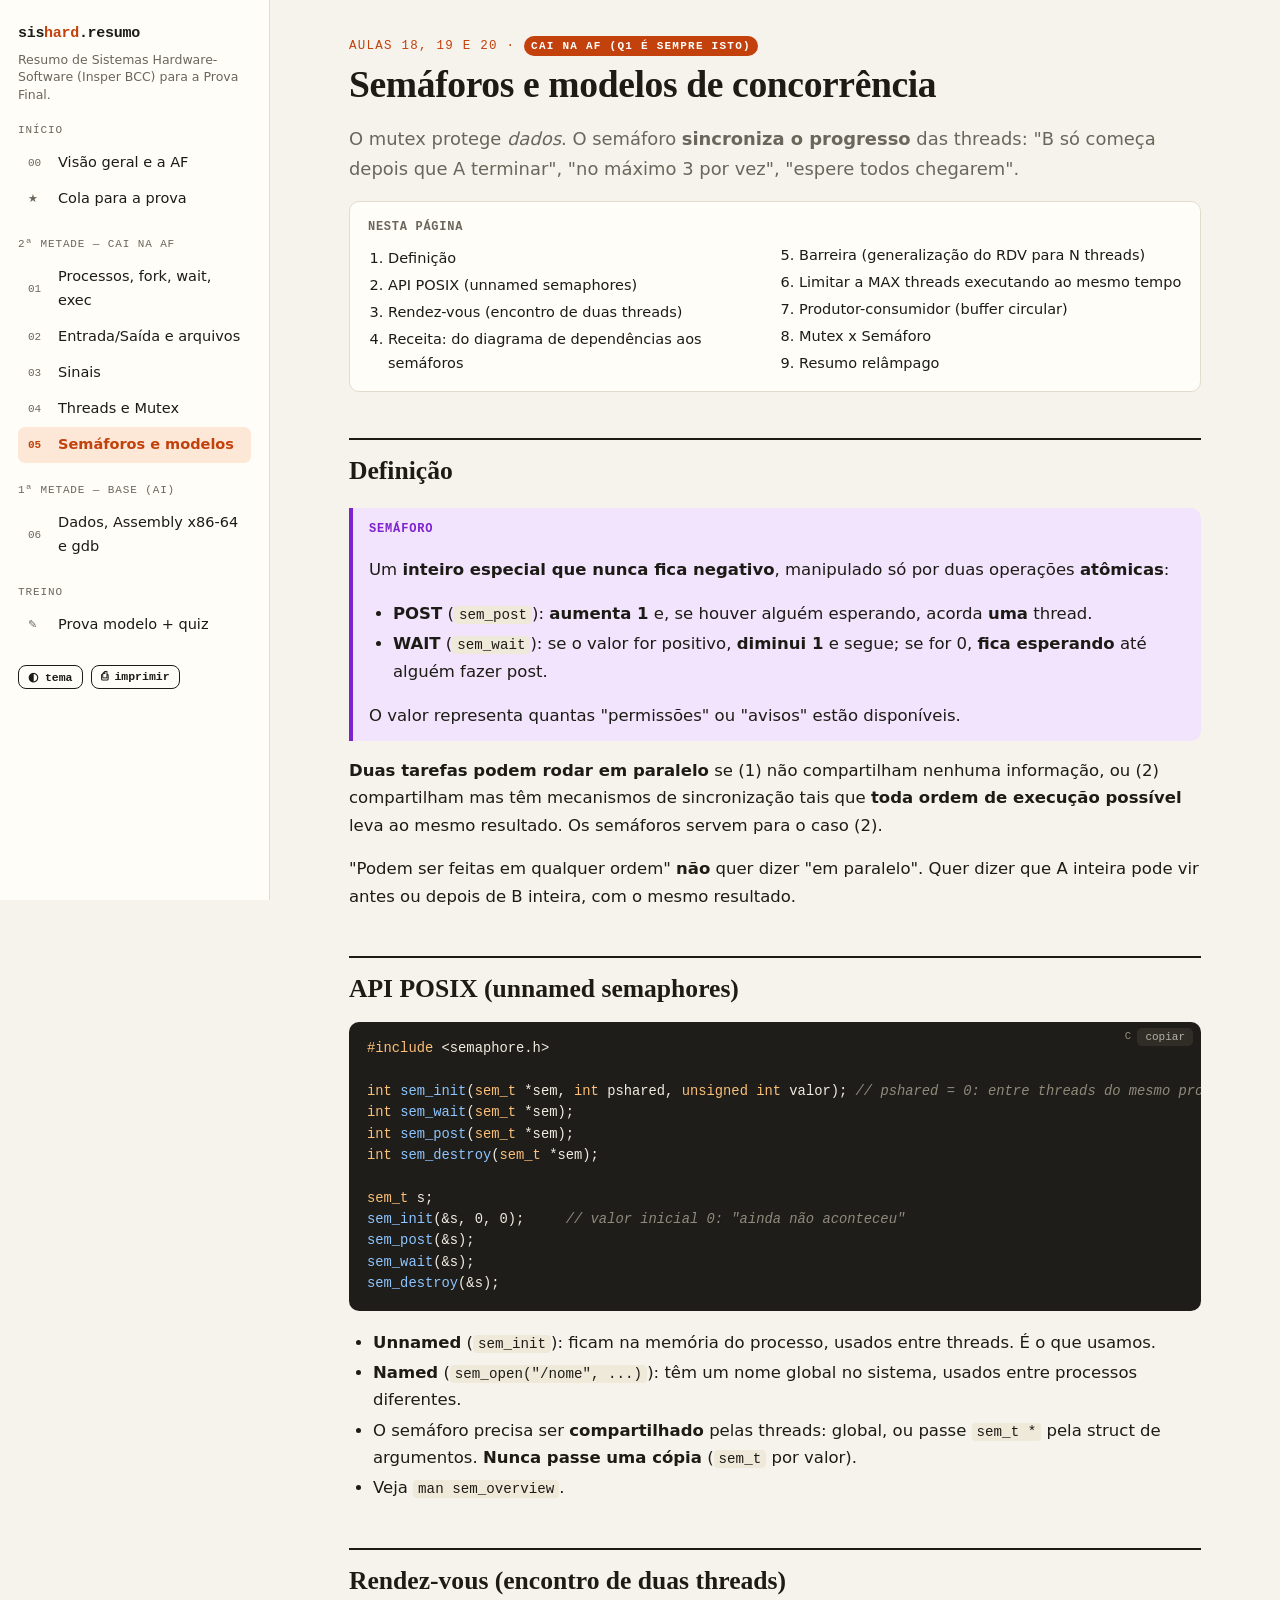
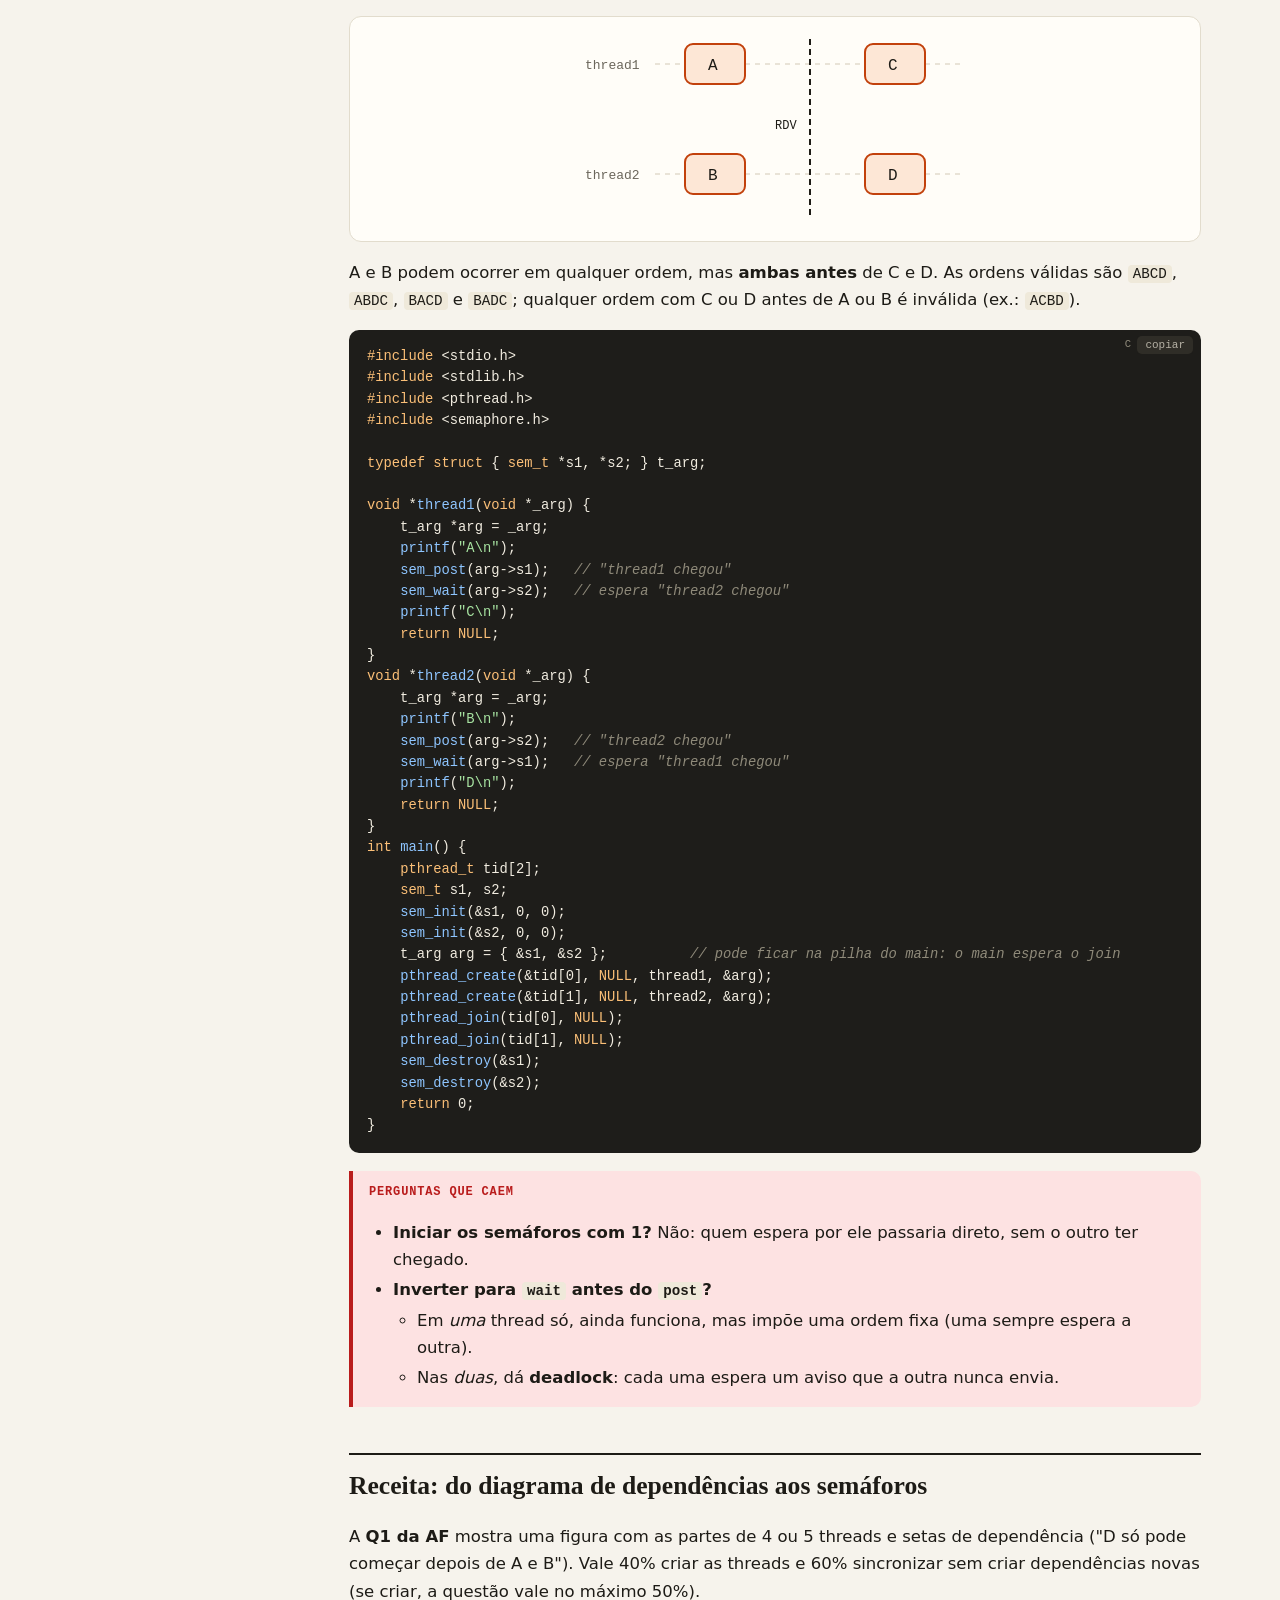
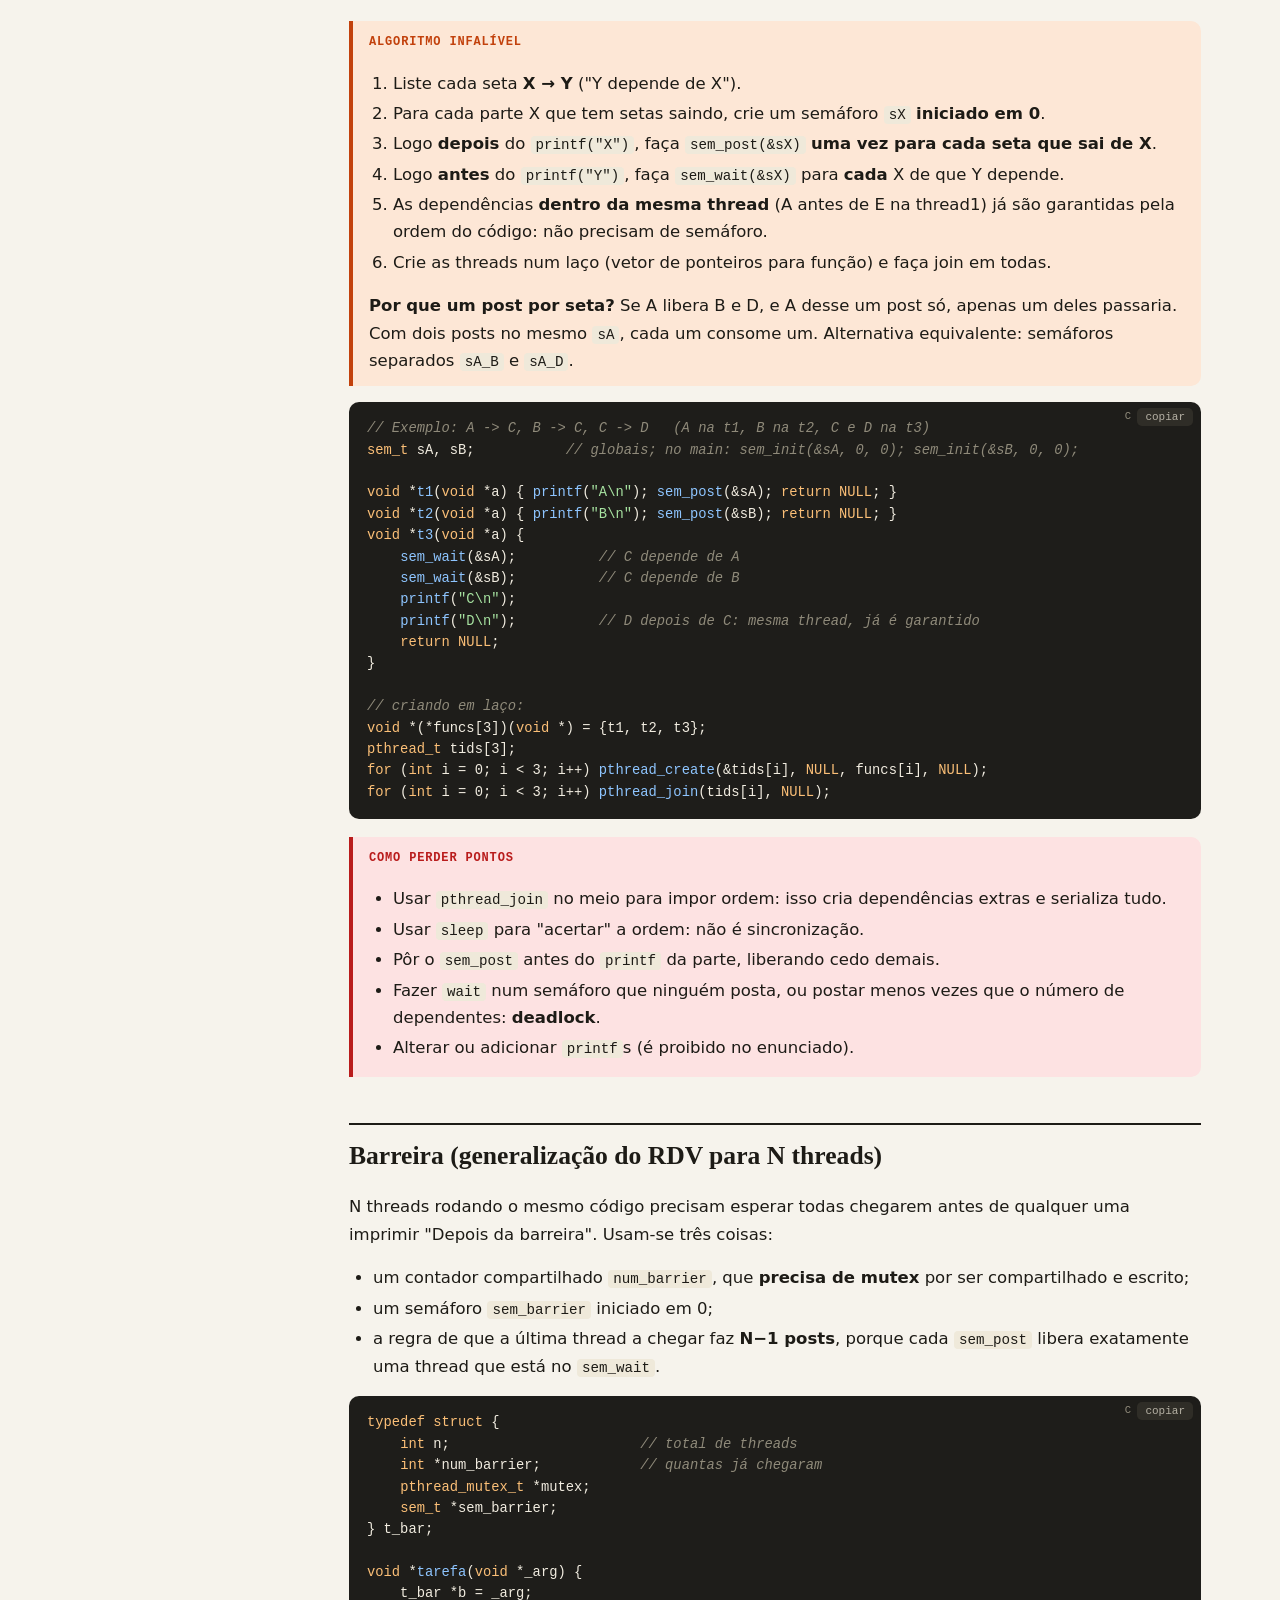
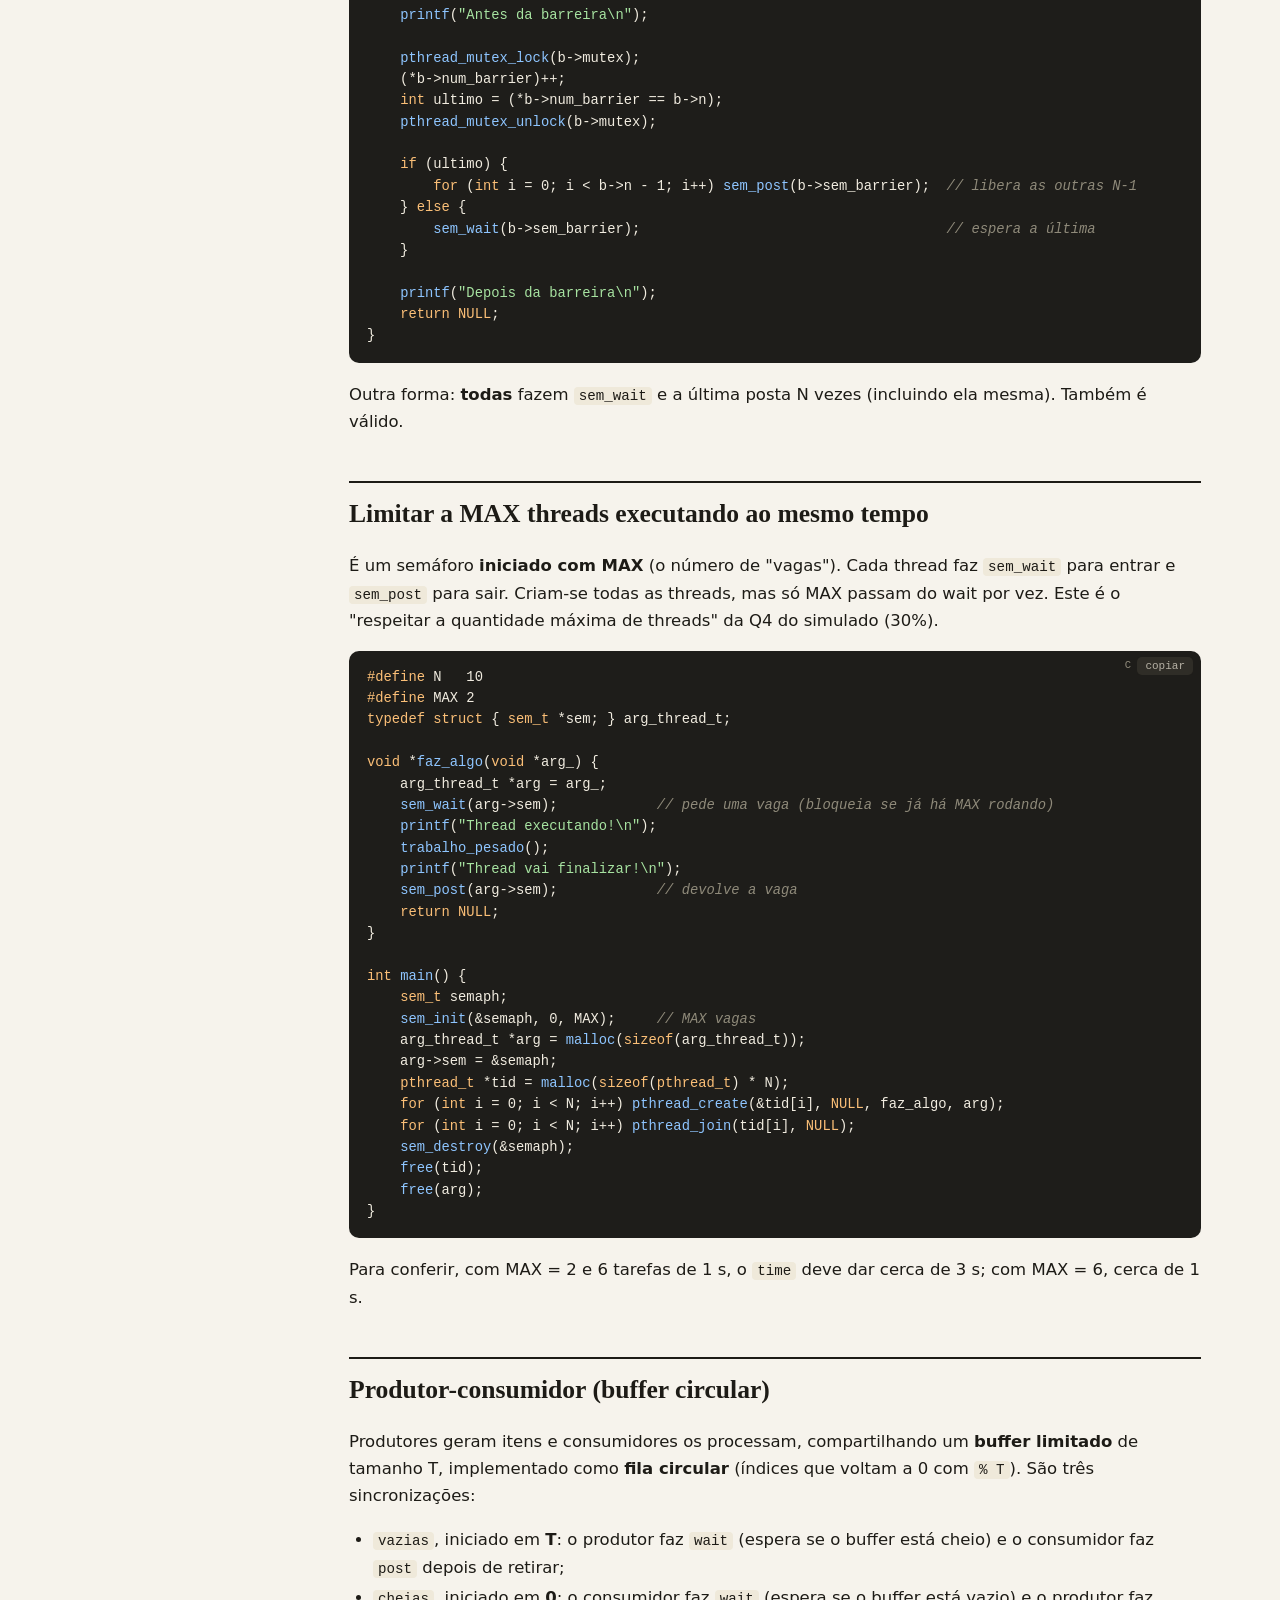
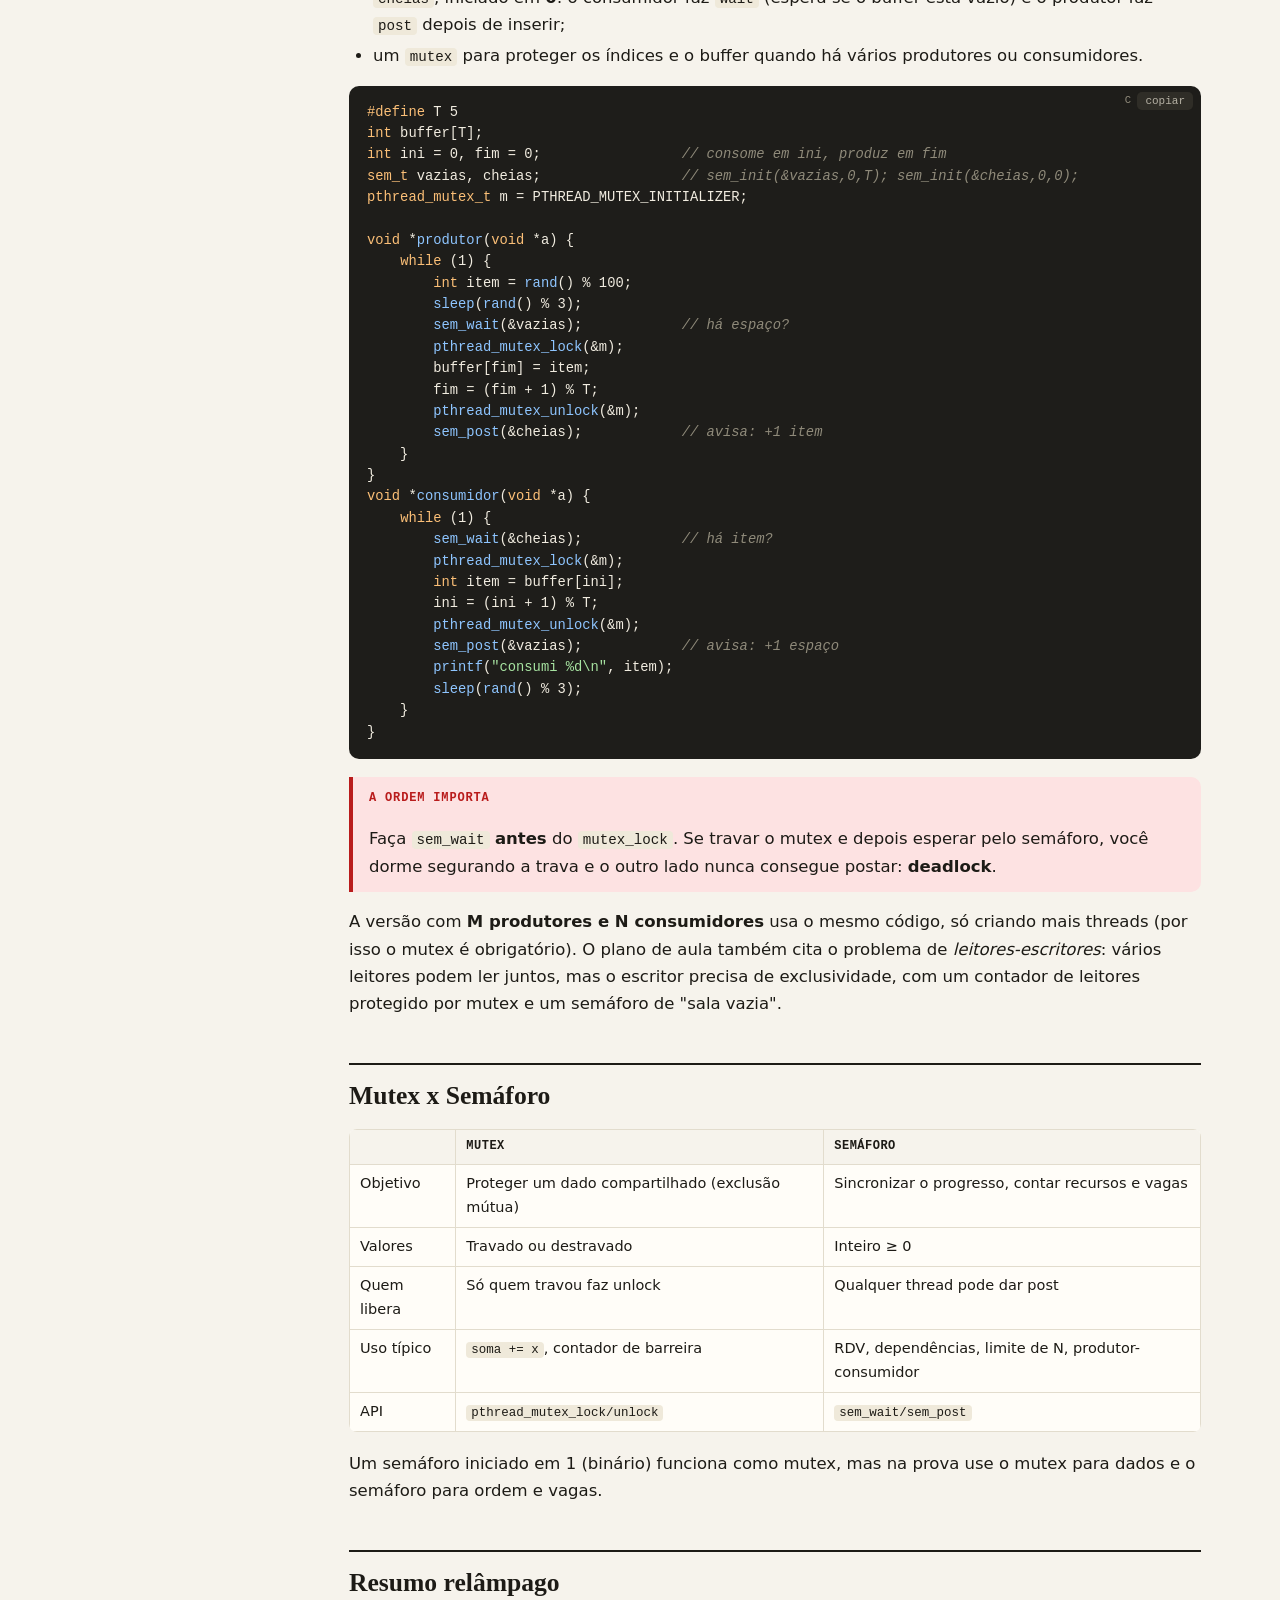
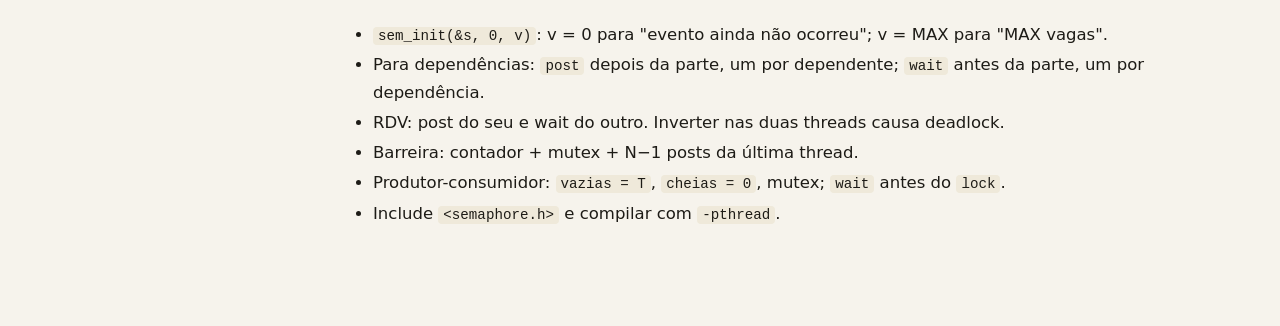
<file: semaforos.html>
<!DOCTYPE html>
<html lang="pt-BR">
<head>
<meta charset="utf-8">
<meta name="viewport" content="width=device-width, initial-scale=1">
<title>Semáforos e modelos de concorrência — SisHard Resumo</title>
<link rel="stylesheet" href="assets/style.css">
</head>
<body>
<div class="layout">
<nav id="sidebar"></nav>
<main>
<p class="kicker">Aulas 18, 19 e 20 · <span class="badge af">cai na AF (Q1 é sempre isto)</span></p>
<h1>Semáforos e modelos de concorrência</h1>
<p class="lead">O mutex protege <em>dados</em>. O semáforo <strong>sincroniza o progresso</strong> das threads: "B só começa depois que A terminar", "no máximo 3 por vez", "espere todos chegarem".</p>
<div id="page-toc" class="page-toc"></div>

<h2 id="def">Definição</h2>
<div class="box def"><span class="box-title">Semáforo</span>
<p>Um <strong>inteiro especial que nunca fica negativo</strong>, manipulado só por duas operações <strong>atômicas</strong>:</p>
<ul>
<li><strong>POST</strong> (<code>sem_post</code>): <strong>aumenta 1</strong> e, se houver alguém esperando, acorda <strong>uma</strong> thread.</li>
<li><strong>WAIT</strong> (<code>sem_wait</code>): se o valor for positivo, <strong>diminui 1</strong> e segue; se for 0, <strong>fica esperando</strong> até alguém fazer post.</li>
</ul>
<p>O valor representa quantas "permissões" ou "avisos" estão disponíveis.</p></div>
<p><strong>Duas tarefas podem rodar em paralelo</strong> se (1) não compartilham nenhuma informação, ou (2) compartilham mas têm mecanismos de sincronização tais que <strong>toda ordem de execução possível</strong> leva ao mesmo resultado. Os semáforos servem para o caso (2).</p>
<p>"Podem ser feitas em qualquer ordem" <strong>não</strong> quer dizer "em paralelo". Quer dizer que A inteira pode vir antes ou depois de B inteira, com o mesmo resultado.</p>

<h2 id="api">API POSIX (unnamed semaphores)</h2>
<pre data-lang="c"><code>#include &lt;semaphore.h&gt;

int sem_init(sem_t *sem, int pshared, unsigned int valor); // pshared = 0: entre threads do mesmo processo
int sem_wait(sem_t *sem);
int sem_post(sem_t *sem);
int sem_destroy(sem_t *sem);

sem_t s;
sem_init(&amp;s, 0, 0);     // valor inicial 0: "ainda não aconteceu"
sem_post(&amp;s);
sem_wait(&amp;s);
sem_destroy(&amp;s);</code></pre>
<ul>
<li><strong>Unnamed</strong> (<code>sem_init</code>): ficam na memória do processo, usados entre threads. É o que usamos.</li>
<li><strong>Named</strong> (<code>sem_open("/nome", ...)</code>): têm um nome global no sistema, usados entre processos diferentes.</li>
<li>O semáforo precisa ser <strong>compartilhado</strong> pelas threads: global, ou passe <code>sem_t *</code> pela struct de argumentos. <strong>Nunca passe uma cópia</strong> (<code>sem_t</code> por valor).</li>
<li>Veja <code>man sem_overview</code>.</li>
</ul>

<h2 id="rdv">Rendez-vous (encontro de duas threads)</h2>
<div class="diagram">
<svg viewBox="0 0 420 200" width="420" role="img" aria-label="thread1 faz A e depois C; thread2 faz B e depois D; C e D só começam após A e B">
<defs><marker id="ah" markerWidth="10" markerHeight="8" refX="9" refY="4" orient="auto"><path d="M0,0 L10,4 L0,8 z" class="arrowhead"/></marker></defs>
<text x="20" y="40" class="lane-label">thread1</text><text x="20" y="150" class="lane-label">thread2</text>
<line x1="90" y1="35" x2="400" y2="35" class="lane"/><line x1="90" y1="145" x2="400" y2="145" class="lane"/>
<line x1="245" y1="10" x2="245" y2="190" class="edge" stroke-dasharray="6 4"/>
<text x="210" y="100" font-size="12">RDV</text>
<rect x="120" y="15" width="60" height="40" rx="8" class="node"/><text x="143" y="41" font-size="16">A</text>
<rect x="300" y="15" width="60" height="40" rx="8" class="node"/><text x="323" y="41" font-size="16">C</text>
<rect x="120" y="125" width="60" height="40" rx="8" class="node"/><text x="143" y="151" font-size="16">B</text>
<rect x="300" y="125" width="60" height="40" rx="8" class="node"/><text x="323" y="151" font-size="16">D</text>
</svg>
</div>
<p>A e B podem ocorrer em qualquer ordem, mas <strong>ambas antes</strong> de C e D. As ordens válidas são <code>ABCD</code>, <code>ABDC</code>, <code>BACD</code> e <code>BADC</code>; qualquer ordem com C ou D antes de A ou B é inválida (ex.: <code>ACBD</code>).</p>
<pre data-lang="c"><code>#include &lt;stdio.h&gt;
#include &lt;stdlib.h&gt;
#include &lt;pthread.h&gt;
#include &lt;semaphore.h&gt;

typedef struct { sem_t *s1, *s2; } t_arg;

void *thread1(void *_arg) {
    t_arg *arg = _arg;
    printf("A\n");
    sem_post(arg-&gt;s1);   // "thread1 chegou"
    sem_wait(arg-&gt;s2);   // espera "thread2 chegou"
    printf("C\n");
    return NULL;
}
void *thread2(void *_arg) {
    t_arg *arg = _arg;
    printf("B\n");
    sem_post(arg-&gt;s2);   // "thread2 chegou"
    sem_wait(arg-&gt;s1);   // espera "thread1 chegou"
    printf("D\n");
    return NULL;
}
int main() {
    pthread_t tid[2];
    sem_t s1, s2;
    sem_init(&amp;s1, 0, 0);
    sem_init(&amp;s2, 0, 0);
    t_arg arg = { &amp;s1, &amp;s2 };          // pode ficar na pilha do main: o main espera o join
    pthread_create(&amp;tid[0], NULL, thread1, &amp;arg);
    pthread_create(&amp;tid[1], NULL, thread2, &amp;arg);
    pthread_join(tid[0], NULL);
    pthread_join(tid[1], NULL);
    sem_destroy(&amp;s1);
    sem_destroy(&amp;s2);
    return 0;
}</code></pre>
<div class="box trap"><span class="box-title">Perguntas que caem</span>
<ul>
<li><strong>Iniciar os semáforos com 1?</strong> Não: quem espera por ele passaria direto, sem o outro ter chegado.</li>
<li><strong>Inverter para <code>wait</code> antes do <code>post</code>?</strong>
<ul>
<li>Em <em>uma</em> thread só, ainda funciona, mas impõe uma ordem fixa (uma sempre espera a outra).</li>
<li>Nas <em>duas</em>, dá <strong>deadlock</strong>: cada uma espera um aviso que a outra nunca envia.</li>
</ul></li>
</ul></div>

<h2 id="receita">Receita: do diagrama de dependências aos semáforos</h2>
<p>A <strong>Q1 da AF</strong> mostra uma figura com as partes de 4 ou 5 threads e setas de dependência ("D só pode começar depois de A e B"). Vale 40% criar as threads e 60% sincronizar sem criar dependências novas (se criar, a questão vale no máximo 50%).</p>
<div class="box exam"><span class="box-title">Algoritmo infalível</span>
<ol>
<li>Liste cada seta <strong>X → Y</strong> ("Y depende de X").</li>
<li>Para cada parte X que tem setas saindo, crie um semáforo <code>sX</code> <strong>iniciado em 0</strong>.</li>
<li>Logo <strong>depois</strong> do <code>printf("X")</code>, faça <code>sem_post(&amp;sX)</code> <strong>uma vez para cada seta que sai de X</strong>.</li>
<li>Logo <strong>antes</strong> do <code>printf("Y")</code>, faça <code>sem_wait(&amp;sX)</code> para <strong>cada</strong> X de que Y depende.</li>
<li>As dependências <strong>dentro da mesma thread</strong> (A antes de E na thread1) já são garantidas pela ordem do código: não precisam de semáforo.</li>
<li>Crie as threads num laço (vetor de ponteiros para função) e faça join em todas.</li>
</ol>
<p><strong>Por que um post por seta?</strong> Se A libera B e D, e A desse um post só, apenas um deles passaria. Com dois posts no mesmo <code>sA</code>, cada um consome um. Alternativa equivalente: semáforos separados <code>sA_B</code> e <code>sA_D</code>.</p></div>
<pre data-lang="c"><code>// Exemplo: A -&gt; C, B -&gt; C, C -&gt; D   (A na t1, B na t2, C e D na t3)
sem_t sA, sB;           // globais; no main: sem_init(&amp;sA, 0, 0); sem_init(&amp;sB, 0, 0);

void *t1(void *a) { printf("A\n"); sem_post(&amp;sA); return NULL; }
void *t2(void *a) { printf("B\n"); sem_post(&amp;sB); return NULL; }
void *t3(void *a) {
    sem_wait(&amp;sA);          // C depende de A
    sem_wait(&amp;sB);          // C depende de B
    printf("C\n");
    printf("D\n");          // D depois de C: mesma thread, já é garantido
    return NULL;
}

// criando em laço:
void *(*funcs[3])(void *) = {t1, t2, t3};
pthread_t tids[3];
for (int i = 0; i &lt; 3; i++) pthread_create(&amp;tids[i], NULL, funcs[i], NULL);
for (int i = 0; i &lt; 3; i++) pthread_join(tids[i], NULL);</code></pre>
<div class="box trap"><span class="box-title">Como perder pontos</span>
<ul>
<li>Usar <code>pthread_join</code> no meio para impor ordem: isso cria dependências extras e serializa tudo.</li>
<li>Usar <code>sleep</code> para "acertar" a ordem: não é sincronização.</li>
<li>Pôr o <code>sem_post</code> antes do <code>printf</code> da parte, liberando cedo demais.</li>
<li>Fazer <code>wait</code> num semáforo que ninguém posta, ou postar menos vezes que o número de dependentes: <strong>deadlock</strong>.</li>
<li>Alterar ou adicionar <code>printf</code>s (é proibido no enunciado).</li>
</ul></div>

<h2 id="barreira">Barreira (generalização do RDV para N threads)</h2>
<p>N threads rodando o mesmo código precisam esperar todas chegarem antes de qualquer uma imprimir "Depois da barreira". Usam-se três coisas:</p>
<ul>
<li>um contador compartilhado <code>num_barrier</code>, que <strong>precisa de mutex</strong> por ser compartilhado e escrito;</li>
<li>um semáforo <code>sem_barrier</code> iniciado em 0;</li>
<li>a regra de que a última thread a chegar faz <strong>N−1 posts</strong>, porque cada <code>sem_post</code> libera exatamente uma thread que está no <code>sem_wait</code>.</li>
</ul>
<pre data-lang="c"><code>typedef struct {
    int n;                       // total de threads
    int *num_barrier;            // quantas já chegaram
    pthread_mutex_t *mutex;
    sem_t *sem_barrier;
} t_bar;

void *tarefa(void *_arg) {
    t_bar *b = _arg;
    printf("Antes da barreira\n");

    pthread_mutex_lock(b-&gt;mutex);
    (*b-&gt;num_barrier)++;
    int ultimo = (*b-&gt;num_barrier == b-&gt;n);
    pthread_mutex_unlock(b-&gt;mutex);

    if (ultimo) {
        for (int i = 0; i &lt; b-&gt;n - 1; i++) sem_post(b-&gt;sem_barrier);  // libera as outras N-1
    } else {
        sem_wait(b-&gt;sem_barrier);                                     // espera a última
    }

    printf("Depois da barreira\n");
    return NULL;
}</code></pre>
<p>Outra forma: <strong>todas</strong> fazem <code>sem_wait</code> e a última posta N vezes (incluindo ela mesma). Também é válido.</p>

<h2 id="limitar">Limitar a MAX threads executando ao mesmo tempo</h2>
<p>É um semáforo <strong>iniciado com MAX</strong> (o número de "vagas"). Cada thread faz <code>sem_wait</code> para entrar e <code>sem_post</code> para sair. Criam-se todas as threads, mas só MAX passam do wait por vez. Este é o "respeitar a quantidade máxima de threads" da Q4 do simulado (30%).</p>
<pre data-lang="c"><code>#define N   10
#define MAX 2
typedef struct { sem_t *sem; } arg_thread_t;

void *faz_algo(void *arg_) {
    arg_thread_t *arg = arg_;
    sem_wait(arg-&gt;sem);            // pede uma vaga (bloqueia se já há MAX rodando)
    printf("Thread executando!\n");
    trabalho_pesado();
    printf("Thread vai finalizar!\n");
    sem_post(arg-&gt;sem);            // devolve a vaga
    return NULL;
}

int main() {
    sem_t semaph;
    sem_init(&amp;semaph, 0, MAX);     // MAX vagas
    arg_thread_t *arg = malloc(sizeof(arg_thread_t));
    arg-&gt;sem = &amp;semaph;
    pthread_t *tid = malloc(sizeof(pthread_t) * N);
    for (int i = 0; i &lt; N; i++) pthread_create(&amp;tid[i], NULL, faz_algo, arg);
    for (int i = 0; i &lt; N; i++) pthread_join(tid[i], NULL);
    sem_destroy(&amp;semaph);
    free(tid);
    free(arg);
}</code></pre>
<p>Para conferir, com MAX = 2 e 6 tarefas de 1 s, o <code>time</code> deve dar cerca de 3 s; com MAX = 6, cerca de 1 s.</p>

<h2 id="prodcons">Produtor-consumidor (buffer circular)</h2>
<p>Produtores geram itens e consumidores os processam, compartilhando um <strong>buffer limitado</strong> de tamanho T, implementado como <strong>fila circular</strong> (índices que voltam a 0 com <code>% T</code>). São três sincronizações:</p>
<ul>
<li><code>vazias</code>, iniciado em <strong>T</strong>: o produtor faz <code>wait</code> (espera se o buffer está cheio) e o consumidor faz <code>post</code> depois de retirar;</li>
<li><code>cheias</code>, iniciado em <strong>0</strong>: o consumidor faz <code>wait</code> (espera se o buffer está vazio) e o produtor faz <code>post</code> depois de inserir;</li>
<li>um <code>mutex</code> para proteger os índices e o buffer quando há vários produtores ou consumidores.</li>
</ul>
<pre data-lang="c"><code>#define T 5
int buffer[T];
int ini = 0, fim = 0;                 // consome em ini, produz em fim
sem_t vazias, cheias;                 // sem_init(&amp;vazias,0,T); sem_init(&amp;cheias,0,0);
pthread_mutex_t m = PTHREAD_MUTEX_INITIALIZER;

void *produtor(void *a) {
    while (1) {
        int item = rand() % 100;
        sleep(rand() % 3);
        sem_wait(&amp;vazias);            // há espaço?
        pthread_mutex_lock(&amp;m);
        buffer[fim] = item;
        fim = (fim + 1) % T;
        pthread_mutex_unlock(&amp;m);
        sem_post(&amp;cheias);            // avisa: +1 item
    }
}
void *consumidor(void *a) {
    while (1) {
        sem_wait(&amp;cheias);            // há item?
        pthread_mutex_lock(&amp;m);
        int item = buffer[ini];
        ini = (ini + 1) % T;
        pthread_mutex_unlock(&amp;m);
        sem_post(&amp;vazias);            // avisa: +1 espaço
        printf("consumi %d\n", item);
        sleep(rand() % 3);
    }
}</code></pre>
<div class="box trap"><span class="box-title">A ordem importa</span>
<p>Faça <code>sem_wait</code> <strong>antes</strong> do <code>mutex_lock</code>. Se travar o mutex e depois esperar pelo semáforo, você dorme segurando a trava e o outro lado nunca consegue postar: <strong>deadlock</strong>.</p></div>
<p>A versão com <strong>M produtores e N consumidores</strong> usa o mesmo código, só criando mais threads (por isso o mutex é obrigatório). O plano de aula também cita o problema de <em>leitores-escritores</em>: vários leitores podem ler juntos, mas o escritor precisa de exclusividade, com um contador de leitores protegido por mutex e um semáforo de "sala vazia".</p>

<h2 id="mutexvssem">Mutex x Semáforo</h2>
<div class="table-wrap"><table>
<tr><th></th><th>Mutex</th><th>Semáforo</th></tr>
<tr><td>Objetivo</td><td>Proteger um dado compartilhado (exclusão mútua)</td><td>Sincronizar o progresso, contar recursos e vagas</td></tr>
<tr><td>Valores</td><td>Travado ou destravado</td><td>Inteiro ≥ 0</td></tr>
<tr><td>Quem libera</td><td>Só quem travou faz unlock</td><td>Qualquer thread pode dar post</td></tr>
<tr><td>Uso típico</td><td><code>soma += x</code>, contador de barreira</td><td>RDV, dependências, limite de N, produtor-consumidor</td></tr>
<tr><td>API</td><td><code>pthread_mutex_lock/unlock</code></td><td><code>sem_wait/sem_post</code></td></tr>
</table></div>
<p>Um semáforo iniciado em 1 (binário) funciona como mutex, mas na prova use o mutex para dados e o semáforo para ordem e vagas.</p>

<h2 id="resumo">Resumo relâmpago</h2>
<ul>
<li><code>sem_init(&amp;s, 0, v)</code>: v = 0 para "evento ainda não ocorreu"; v = MAX para "MAX vagas".</li>
<li>Para dependências: <code>post</code> depois da parte, um por dependente; <code>wait</code> antes da parte, um por dependência.</li>
<li>RDV: post do seu e wait do outro. Inverter nas duas threads causa deadlock.</li>
<li>Barreira: contador + mutex + N−1 posts da última thread.</li>
<li>Produtor-consumidor: <code>vazias = T</code>, <code>cheias = 0</code>, mutex; <code>wait</code> antes do <code>lock</code>.</li>
<li>Include <code>&lt;semaphore.h&gt;</code> e compilar com <code>-pthread</code>.</li>
</ul>
</main>
</div>
<script src="assets/app.js"></script>
</body>
</html>
</file>
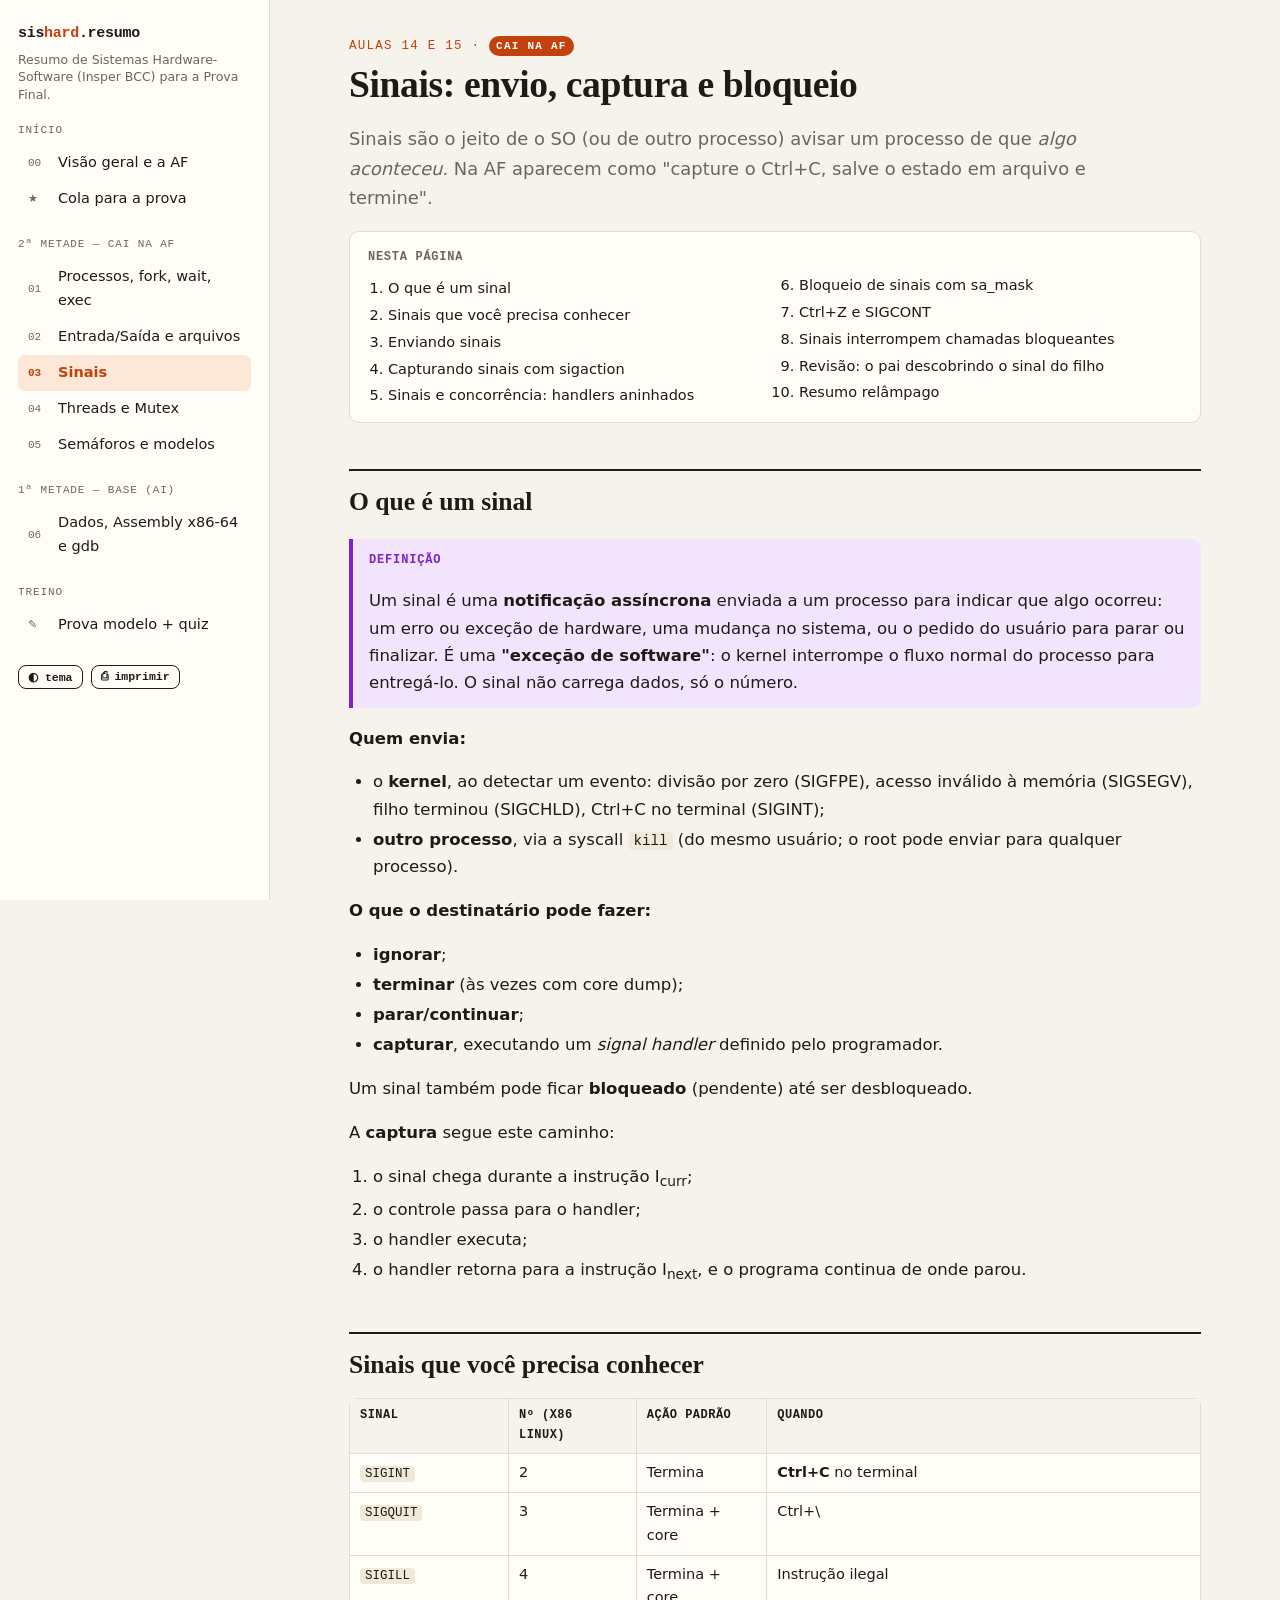
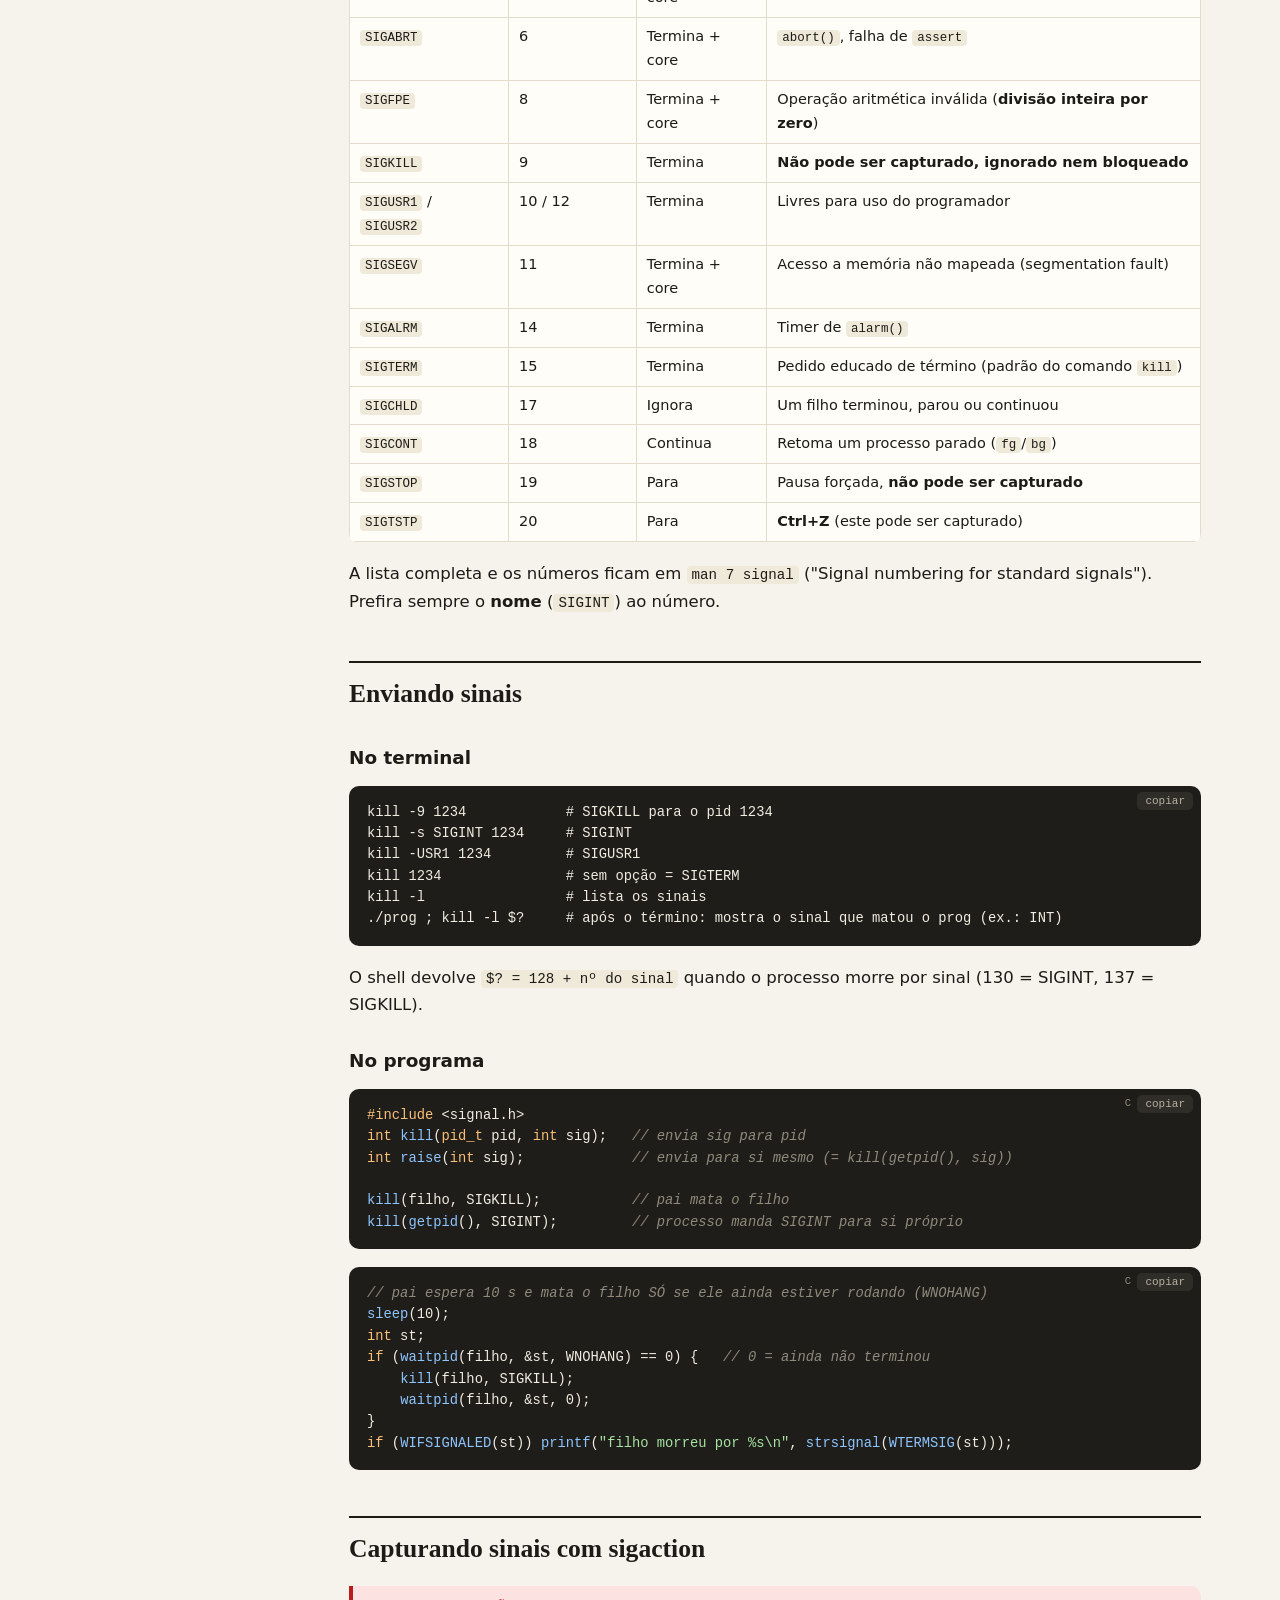
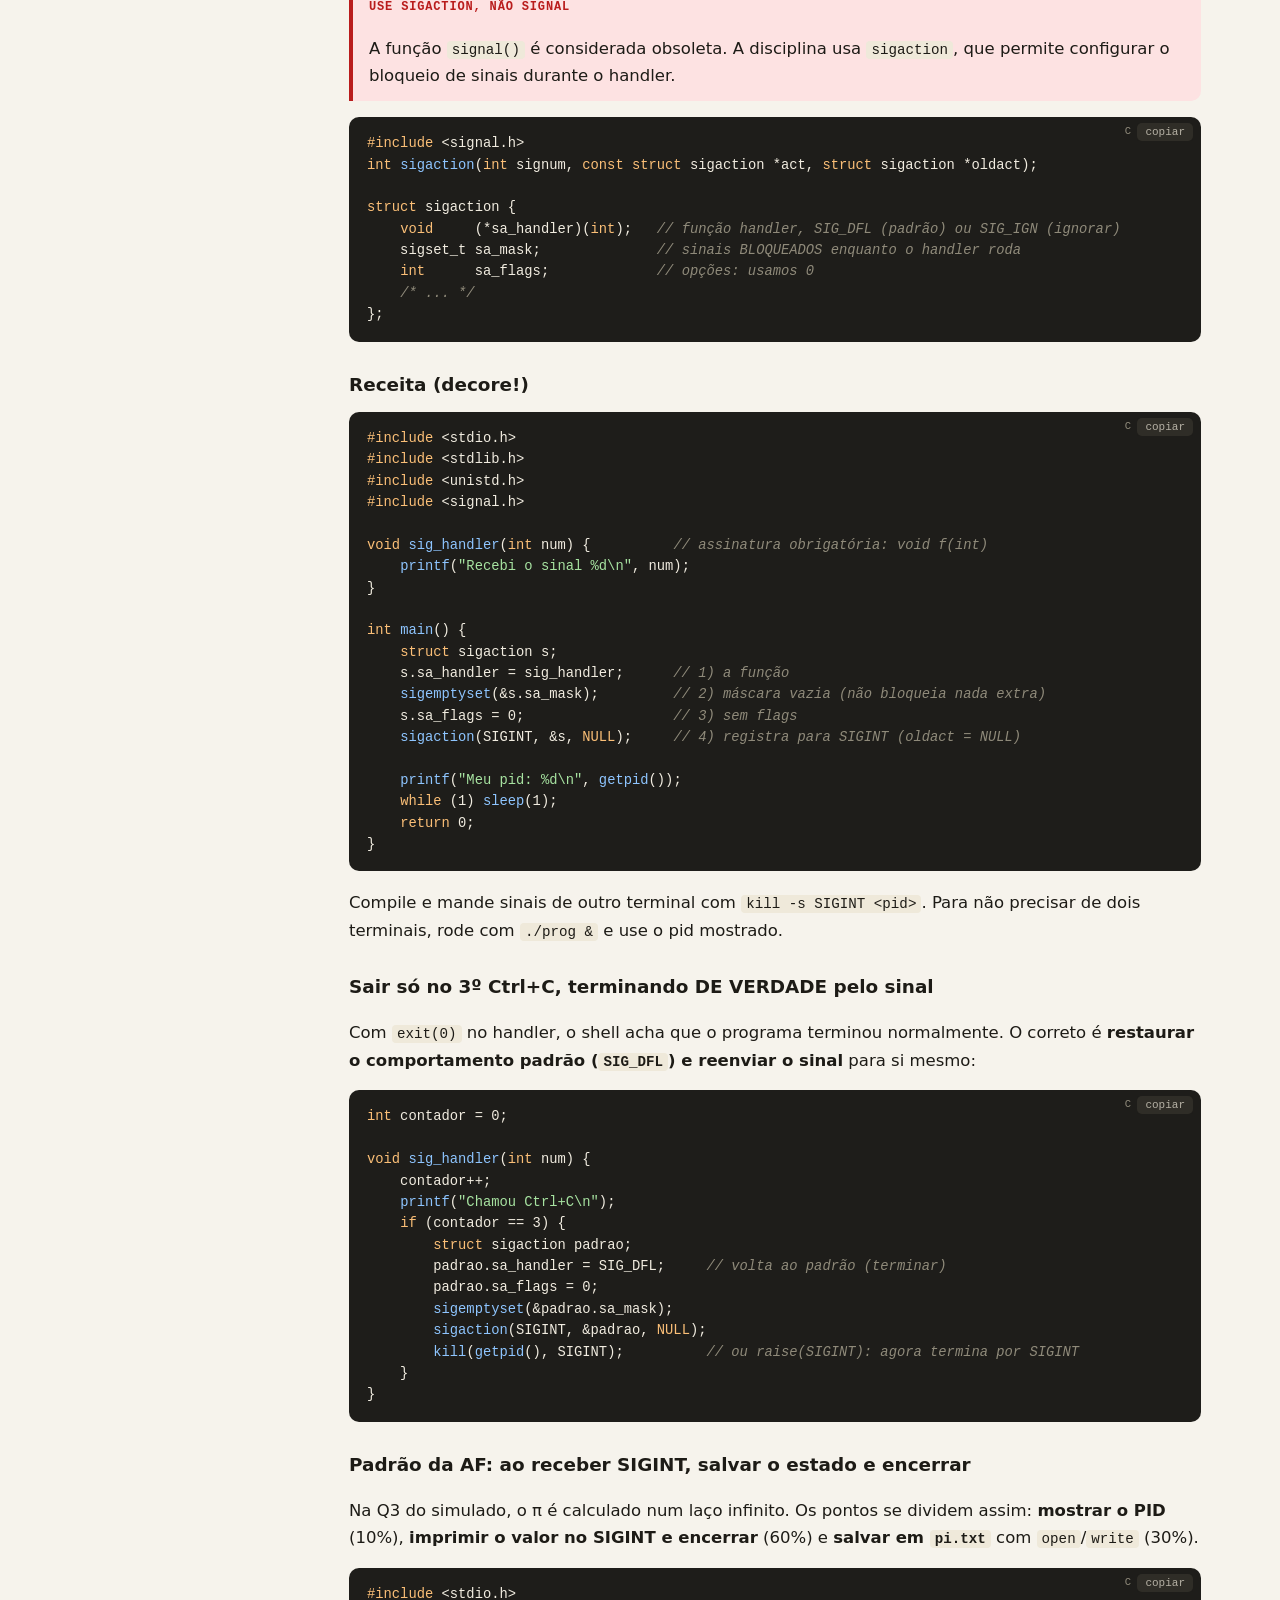
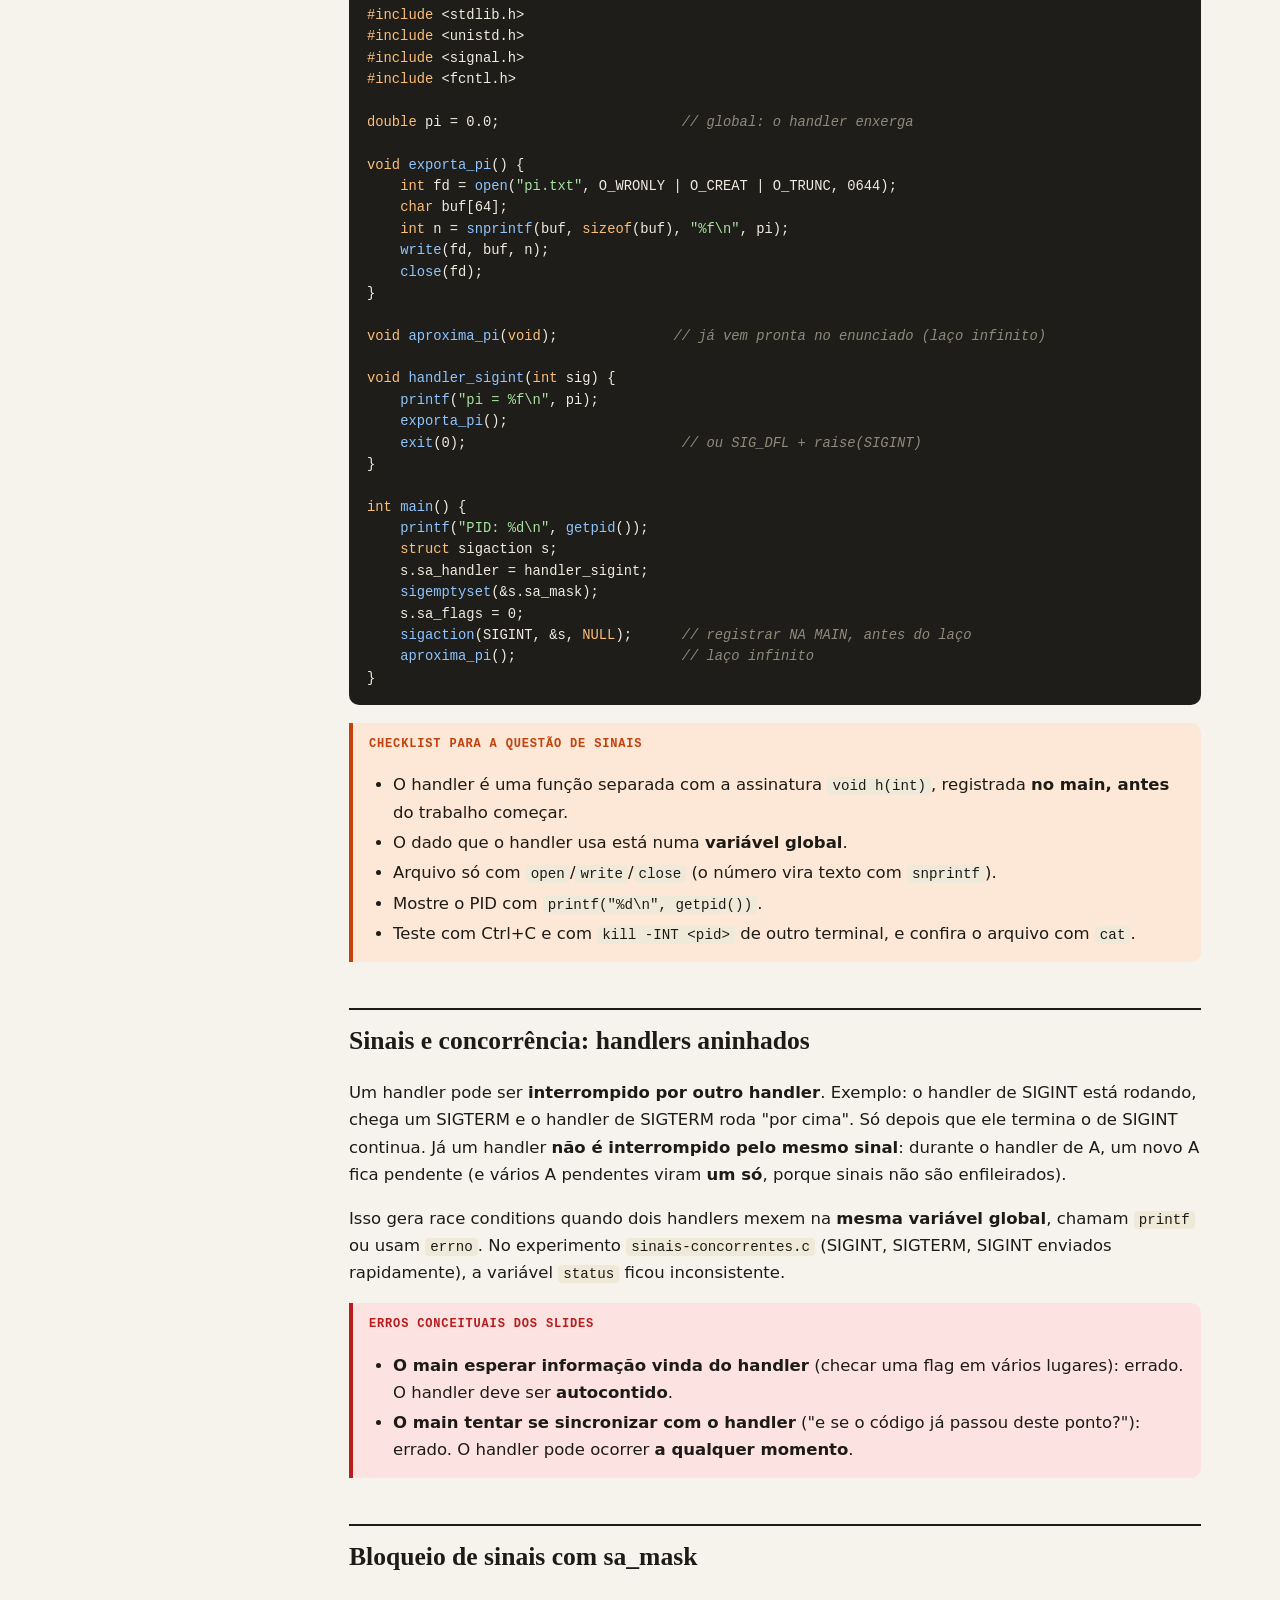
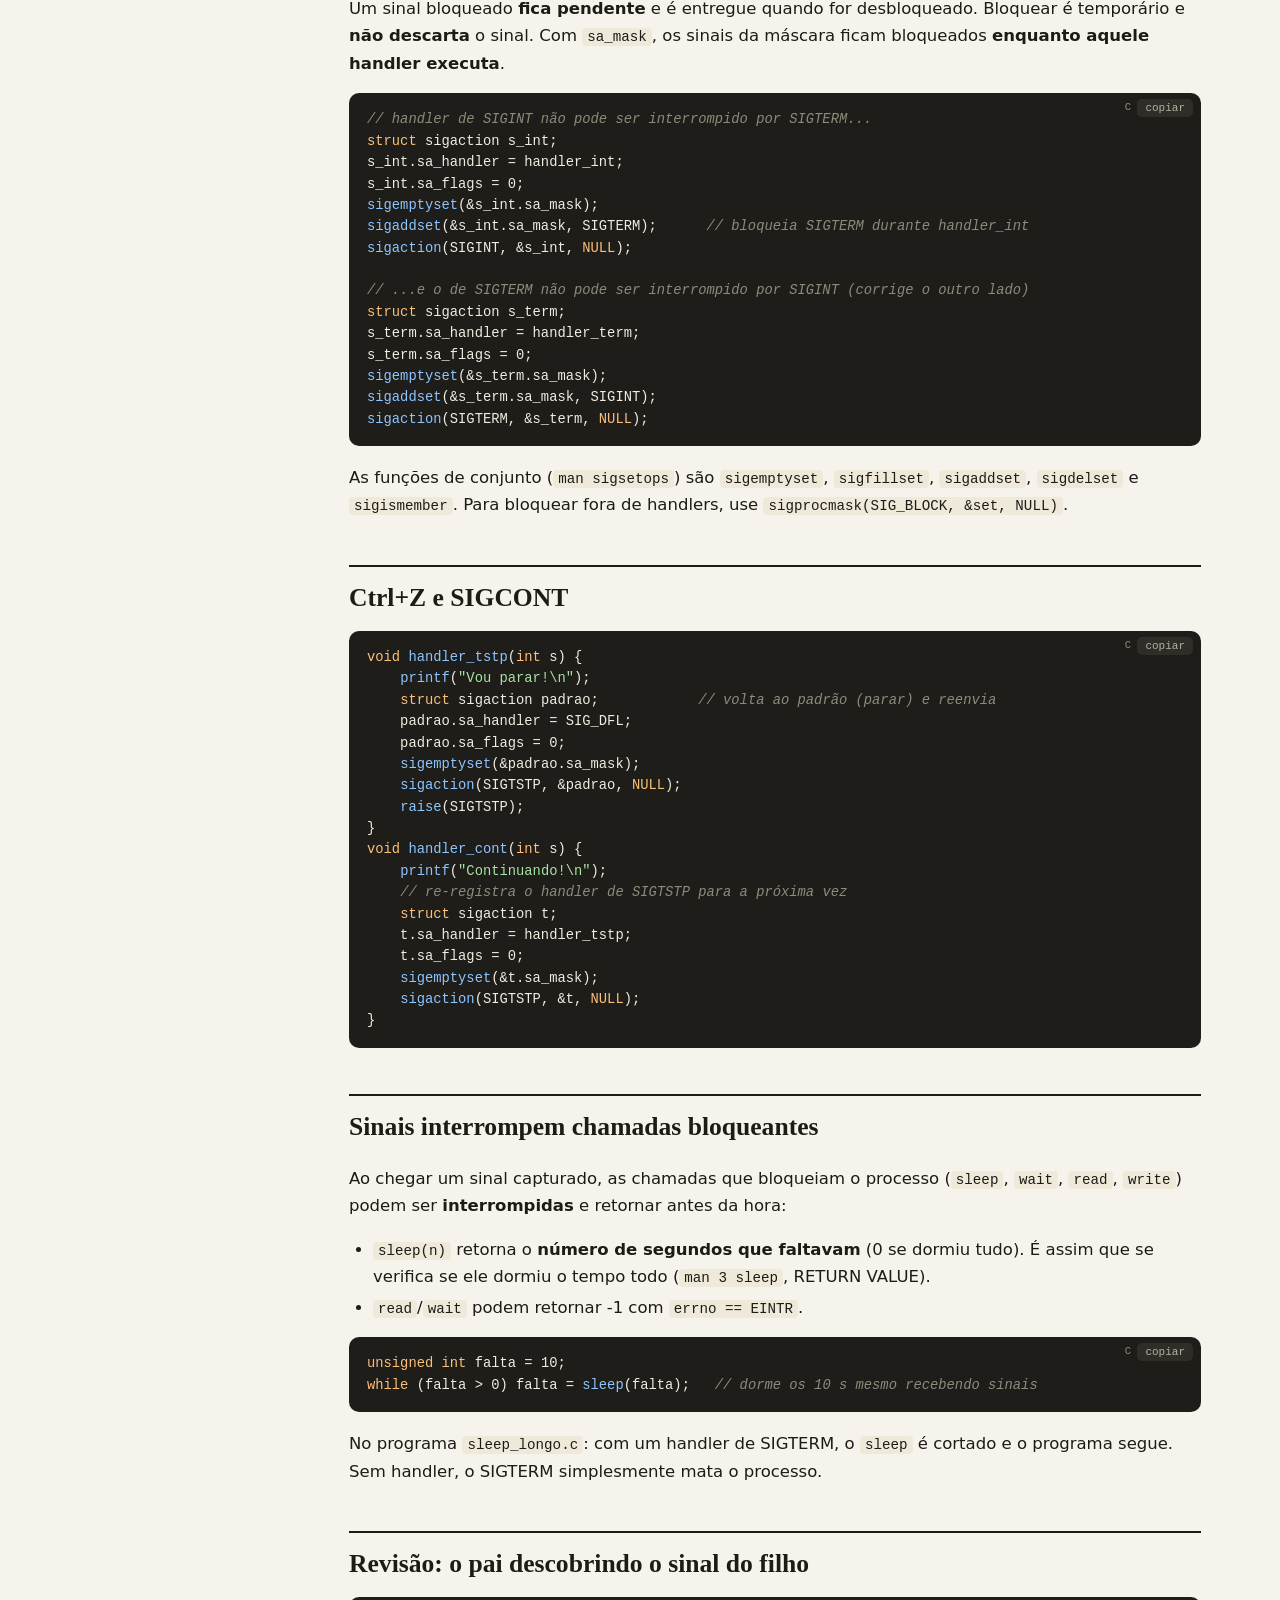
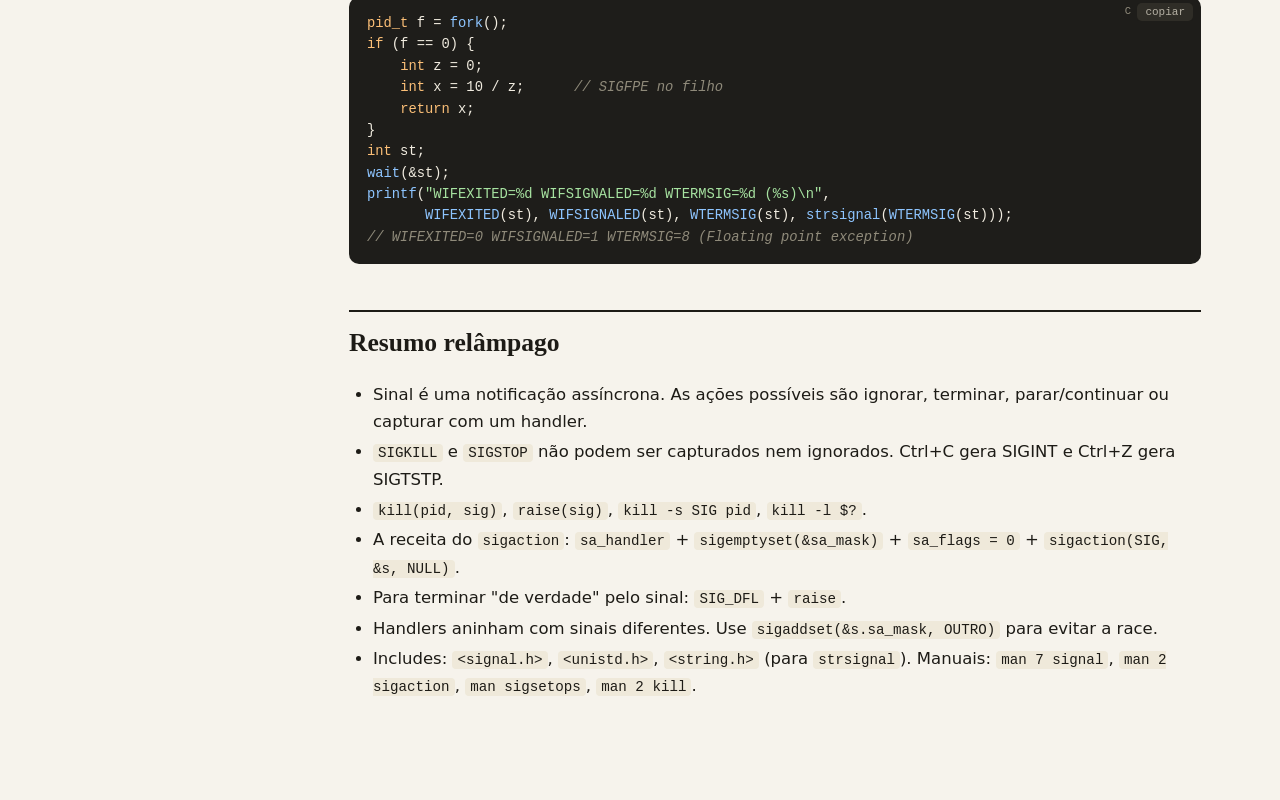
<file: sinais.html>
<!DOCTYPE html>
<html lang="pt-BR">
<head>
<meta charset="utf-8">
<meta name="viewport" content="width=device-width, initial-scale=1">
<title>Sinais — SisHard Resumo</title>
<link rel="stylesheet" href="assets/style.css">
</head>
<body>
<div class="layout">
<nav id="sidebar"></nav>
<main>
<p class="kicker">Aulas 14 e 15 · <span class="badge af">cai na AF</span></p>
<h1>Sinais: envio, captura e bloqueio</h1>
<p class="lead">Sinais são o jeito de o SO (ou de outro processo) avisar um processo de que <em>algo aconteceu</em>. Na AF aparecem como "capture o Ctrl+C, salve o estado em arquivo e termine".</p>
<div id="page-toc" class="page-toc"></div>

<h2 id="conceito">O que é um sinal</h2>
<div class="box def"><span class="box-title">Definição</span>
<p>Um sinal é uma <strong>notificação assíncrona</strong> enviada a um processo para indicar que algo ocorreu: um erro ou exceção de hardware, uma mudança no sistema, ou o pedido do usuário para parar ou finalizar. É uma <strong>"exceção de software"</strong>: o kernel interrompe o fluxo normal do processo para entregá-lo. O sinal não carrega dados, só o número.</p></div>
<p><strong>Quem envia:</strong></p>
<ul>
<li>o <strong>kernel</strong>, ao detectar um evento: divisão por zero (SIGFPE), acesso inválido à memória (SIGSEGV), filho terminou (SIGCHLD), Ctrl+C no terminal (SIGINT);</li>
<li><strong>outro processo</strong>, via a syscall <code>kill</code> (do mesmo usuário; o root pode enviar para qualquer processo).</li>
</ul>
<p><strong>O que o destinatário pode fazer:</strong></p>
<ul>
<li><strong>ignorar</strong>;</li>
<li><strong>terminar</strong> (às vezes com core dump);</li>
<li><strong>parar/continuar</strong>;</li>
<li><strong>capturar</strong>, executando um <em>signal handler</em> definido pelo programador.</li>
</ul>
<p>Um sinal também pode ficar <strong>bloqueado</strong> (pendente) até ser desbloqueado.</p>
<p>A <strong>captura</strong> segue este caminho:</p>
<ol>
<li>o sinal chega durante a instrução I<sub>curr</sub>;</li>
<li>o controle passa para o handler;</li>
<li>o handler executa;</li>
<li>o handler retorna para a instrução I<sub>next</sub>, e o programa continua de onde parou.</li>
</ol>

<h2 id="tabela">Sinais que você precisa conhecer</h2>
<div class="table-wrap"><table>
<tr><th>Sinal</th><th>Nº (x86 Linux)</th><th>Ação padrão</th><th>Quando</th></tr>
<tr><td><code>SIGINT</code></td><td>2</td><td>Termina</td><td><strong>Ctrl+C</strong> no terminal</td></tr>
<tr><td><code>SIGQUIT</code></td><td>3</td><td>Termina + core</td><td>Ctrl+\</td></tr>
<tr><td><code>SIGILL</code></td><td>4</td><td>Termina + core</td><td>Instrução ilegal</td></tr>
<tr><td><code>SIGABRT</code></td><td>6</td><td>Termina + core</td><td><code>abort()</code>, falha de <code>assert</code></td></tr>
<tr><td><code>SIGFPE</code></td><td>8</td><td>Termina + core</td><td>Operação aritmética inválida (<strong>divisão inteira por zero</strong>)</td></tr>
<tr><td><code>SIGKILL</code></td><td>9</td><td>Termina</td><td><strong>Não pode ser capturado, ignorado nem bloqueado</strong></td></tr>
<tr><td><code>SIGUSR1</code> / <code>SIGUSR2</code></td><td>10 / 12</td><td>Termina</td><td>Livres para uso do programador</td></tr>
<tr><td><code>SIGSEGV</code></td><td>11</td><td>Termina + core</td><td>Acesso a memória não mapeada (segmentation fault)</td></tr>
<tr><td><code>SIGALRM</code></td><td>14</td><td>Termina</td><td>Timer de <code>alarm()</code></td></tr>
<tr><td><code>SIGTERM</code></td><td>15</td><td>Termina</td><td>Pedido educado de término (padrão do comando <code>kill</code>)</td></tr>
<tr><td><code>SIGCHLD</code></td><td>17</td><td>Ignora</td><td>Um filho terminou, parou ou continuou</td></tr>
<tr><td><code>SIGCONT</code></td><td>18</td><td>Continua</td><td>Retoma um processo parado (<code>fg</code>/<code>bg</code>)</td></tr>
<tr><td><code>SIGSTOP</code></td><td>19</td><td>Para</td><td>Pausa forçada, <strong>não pode ser capturado</strong></td></tr>
<tr><td><code>SIGTSTP</code></td><td>20</td><td>Para</td><td><strong>Ctrl+Z</strong> (este pode ser capturado)</td></tr>
</table></div>
<p>A lista completa e os números ficam em <code>man 7 signal</code> ("Signal numbering for standard signals"). Prefira sempre o <strong>nome</strong> (<code>SIGINT</code>) ao número.</p>

<h2 id="enviar">Enviando sinais</h2>
<h3>No terminal</h3>
<pre><code>kill -9 1234            # SIGKILL para o pid 1234
kill -s SIGINT 1234     # SIGINT
kill -USR1 1234         # SIGUSR1
kill 1234               # sem opção = SIGTERM
kill -l                 # lista os sinais
./prog ; kill -l $?     # após o término: mostra o sinal que matou o prog (ex.: INT)</code></pre>
<p>O shell devolve <code>$? = 128 + nº do sinal</code> quando o processo morre por sinal (130 = SIGINT, 137 = SIGKILL).</p>
<h3>No programa</h3>
<pre data-lang="c"><code>#include &lt;signal.h&gt;
int kill(pid_t pid, int sig);   // envia sig para pid
int raise(int sig);             // envia para si mesmo (= kill(getpid(), sig))

kill(filho, SIGKILL);           // pai mata o filho
kill(getpid(), SIGINT);         // processo manda SIGINT para si próprio</code></pre>
<pre data-lang="c"><code>// pai espera 10 s e mata o filho SÓ se ele ainda estiver rodando (WNOHANG)
sleep(10);
int st;
if (waitpid(filho, &amp;st, WNOHANG) == 0) {   // 0 = ainda não terminou
    kill(filho, SIGKILL);
    waitpid(filho, &amp;st, 0);
}
if (WIFSIGNALED(st)) printf("filho morreu por %s\n", strsignal(WTERMSIG(st)));</code></pre>

<h2 id="sigaction">Capturando sinais com sigaction</h2>
<div class="box trap"><span class="box-title">Use sigaction, não signal</span>
<p>A função <code>signal()</code> é considerada obsoleta. A disciplina usa <code>sigaction</code>, que permite configurar o bloqueio de sinais durante o handler.</p></div>
<pre data-lang="c"><code>#include &lt;signal.h&gt;
int sigaction(int signum, const struct sigaction *act, struct sigaction *oldact);

struct sigaction {
    void     (*sa_handler)(int);   // função handler, SIG_DFL (padrão) ou SIG_IGN (ignorar)
    sigset_t sa_mask;              // sinais BLOQUEADOS enquanto o handler roda
    int      sa_flags;             // opções: usamos 0
    /* ... */
};</code></pre>
<h3>Receita (decore!)</h3>
<pre data-lang="c"><code>#include &lt;stdio.h&gt;
#include &lt;stdlib.h&gt;
#include &lt;unistd.h&gt;
#include &lt;signal.h&gt;

void sig_handler(int num) {          // assinatura obrigatória: void f(int)
    printf("Recebi o sinal %d\n", num);
}

int main() {
    struct sigaction s;
    s.sa_handler = sig_handler;      // 1) a função
    sigemptyset(&amp;s.sa_mask);         // 2) máscara vazia (não bloqueia nada extra)
    s.sa_flags = 0;                  // 3) sem flags
    sigaction(SIGINT, &amp;s, NULL);     // 4) registra para SIGINT (oldact = NULL)

    printf("Meu pid: %d\n", getpid());
    while (1) sleep(1);
    return 0;
}</code></pre>
<p>Compile e mande sinais de outro terminal com <code>kill -s SIGINT &lt;pid&gt;</code>. Para não precisar de dois terminais, rode com <code>./prog &amp;</code> e use o pid mostrado.</p>

<h3 id="ctrlc3">Sair só no 3º Ctrl+C, terminando DE VERDADE pelo sinal</h3>
<p>Com <code>exit(0)</code> no handler, o shell acha que o programa terminou normalmente. O correto é <strong>restaurar o comportamento padrão (<code>SIG_DFL</code>) e reenviar o sinal</strong> para si mesmo:</p>
<pre data-lang="c"><code>int contador = 0;

void sig_handler(int num) {
    contador++;
    printf("Chamou Ctrl+C\n");
    if (contador == 3) {
        struct sigaction padrao;
        padrao.sa_handler = SIG_DFL;     // volta ao padrão (terminar)
        padrao.sa_flags = 0;
        sigemptyset(&amp;padrao.sa_mask);
        sigaction(SIGINT, &amp;padrao, NULL);
        kill(getpid(), SIGINT);          // ou raise(SIGINT): agora termina por SIGINT
    }
}</code></pre>

<h3 id="salvar">Padrão da AF: ao receber SIGINT, salvar o estado e encerrar</h3>
<p>Na Q3 do simulado, o π é calculado num laço infinito. Os pontos se dividem assim: <strong>mostrar o PID</strong> (10%), <strong>imprimir o valor no SIGINT e encerrar</strong> (60%) e <strong>salvar em <code>pi.txt</code></strong> com <code>open</code>/<code>write</code> (30%).</p>
<pre data-lang="c"><code>#include &lt;stdio.h&gt;
#include &lt;stdlib.h&gt;
#include &lt;unistd.h&gt;
#include &lt;signal.h&gt;
#include &lt;fcntl.h&gt;

double pi = 0.0;                      // global: o handler enxerga

void exporta_pi() {
    int fd = open("pi.txt", O_WRONLY | O_CREAT | O_TRUNC, 0644);
    char buf[64];
    int n = snprintf(buf, sizeof(buf), "%f\n", pi);
    write(fd, buf, n);
    close(fd);
}

void aproxima_pi(void);              // já vem pronta no enunciado (laço infinito)

void handler_sigint(int sig) {
    printf("pi = %f\n", pi);
    exporta_pi();
    exit(0);                          // ou SIG_DFL + raise(SIGINT)
}

int main() {
    printf("PID: %d\n", getpid());
    struct sigaction s;
    s.sa_handler = handler_sigint;
    sigemptyset(&amp;s.sa_mask);
    s.sa_flags = 0;
    sigaction(SIGINT, &amp;s, NULL);      // registrar NA MAIN, antes do laço
    aproxima_pi();                    // laço infinito
}</code></pre>
<div class="box exam"><span class="box-title">Checklist para a questão de sinais</span>
<ul>
<li>O handler é uma função separada com a assinatura <code>void h(int)</code>, registrada <strong>no main, antes</strong> do trabalho começar.</li>
<li>O dado que o handler usa está numa <strong>variável global</strong>.</li>
<li>Arquivo só com <code>open</code>/<code>write</code>/<code>close</code> (o número vira texto com <code>snprintf</code>).</li>
<li>Mostre o PID com <code>printf("%d\n", getpid())</code>.</li>
<li>Teste com Ctrl+C e com <code>kill -INT &lt;pid&gt;</code> de outro terminal, e confira o arquivo com <code>cat</code>.</li>
</ul></div>

<h2 id="concorrencia">Sinais e concorrência: handlers aninhados</h2>
<p>Um handler pode ser <strong>interrompido por outro handler</strong>. Exemplo: o handler de SIGINT está rodando, chega um SIGTERM e o handler de SIGTERM roda "por cima". Só depois que ele termina o de SIGINT continua. Já um handler <strong>não é interrompido pelo mesmo sinal</strong>: durante o handler de A, um novo A fica pendente (e vários A pendentes viram <strong>um só</strong>, porque sinais não são enfileirados).</p>
<p>Isso gera race conditions quando dois handlers mexem na <strong>mesma variável global</strong>, chamam <code>printf</code> ou usam <code>errno</code>. No experimento <code>sinais-concorrentes.c</code> (SIGINT, SIGTERM, SIGINT enviados rapidamente), a variável <code>status</code> ficou inconsistente.</p>
<div class="box trap"><span class="box-title">Erros conceituais dos slides</span>
<ul>
<li><strong>O main esperar informação vinda do handler</strong> (checar uma flag em vários lugares): errado. O handler deve ser <strong>autocontido</strong>.</li>
<li><strong>O main tentar se sincronizar com o handler</strong> ("e se o código já passou deste ponto?"): errado. O handler pode ocorrer <strong>a qualquer momento</strong>.</li>
</ul></div>

<h2 id="bloqueio">Bloqueio de sinais com sa_mask</h2>
<p>Um sinal bloqueado <strong>fica pendente</strong> e é entregue quando for desbloqueado. Bloquear é temporário e <strong>não descarta</strong> o sinal. Com <code>sa_mask</code>, os sinais da máscara ficam bloqueados <strong>enquanto aquele handler executa</strong>.</p>
<pre data-lang="c"><code>// handler de SIGINT não pode ser interrompido por SIGTERM...
struct sigaction s_int;
s_int.sa_handler = handler_int;
s_int.sa_flags = 0;
sigemptyset(&amp;s_int.sa_mask);
sigaddset(&amp;s_int.sa_mask, SIGTERM);      // bloqueia SIGTERM durante handler_int
sigaction(SIGINT, &amp;s_int, NULL);

// ...e o de SIGTERM não pode ser interrompido por SIGINT (corrige o outro lado)
struct sigaction s_term;
s_term.sa_handler = handler_term;
s_term.sa_flags = 0;
sigemptyset(&amp;s_term.sa_mask);
sigaddset(&amp;s_term.sa_mask, SIGINT);
sigaction(SIGTERM, &amp;s_term, NULL);</code></pre>
<p>As funções de conjunto (<code>man sigsetops</code>) são <code>sigemptyset</code>, <code>sigfillset</code>, <code>sigaddset</code>, <code>sigdelset</code> e <code>sigismember</code>. Para bloquear fora de handlers, use <code>sigprocmask(SIG_BLOCK, &amp;set, NULL)</code>.</p>

<h2 id="tstp">Ctrl+Z e SIGCONT</h2>
<pre data-lang="c"><code>void handler_tstp(int s) {
    printf("Vou parar!\n");
    struct sigaction padrao;            // volta ao padrão (parar) e reenvia
    padrao.sa_handler = SIG_DFL;
    padrao.sa_flags = 0;
    sigemptyset(&amp;padrao.sa_mask);
    sigaction(SIGTSTP, &amp;padrao, NULL);
    raise(SIGTSTP);
}
void handler_cont(int s) {
    printf("Continuando!\n");
    // re-registra o handler de SIGTSTP para a próxima vez
    struct sigaction t;
    t.sa_handler = handler_tstp;
    t.sa_flags = 0;
    sigemptyset(&amp;t.sa_mask);
    sigaction(SIGTSTP, &amp;t, NULL);
}</code></pre>

<h2 id="interrompe">Sinais interrompem chamadas bloqueantes</h2>
<p>Ao chegar um sinal capturado, as chamadas que bloqueiam o processo (<code>sleep</code>, <code>wait</code>, <code>read</code>, <code>write</code>) podem ser <strong>interrompidas</strong> e retornar antes da hora:</p>
<ul>
<li><code>sleep(n)</code> retorna o <strong>número de segundos que faltavam</strong> (0 se dormiu tudo). É assim que se verifica se ele dormiu o tempo todo (<code>man 3 sleep</code>, RETURN VALUE).</li>
<li><code>read</code>/<code>wait</code> podem retornar -1 com <code>errno == EINTR</code>.</li>
</ul>
<pre data-lang="c"><code>unsigned int falta = 10;
while (falta &gt; 0) falta = sleep(falta);   // dorme os 10 s mesmo recebendo sinais</code></pre>
<p>No programa <code>sleep_longo.c</code>: com um handler de SIGTERM, o <code>sleep</code> é cortado e o programa segue. Sem handler, o SIGTERM simplesmente mata o processo.</p>

<h2 id="wait">Revisão: o pai descobrindo o sinal do filho</h2>
<pre data-lang="c"><code>pid_t f = fork();
if (f == 0) {
    int z = 0;
    int x = 10 / z;      // SIGFPE no filho
    return x;
}
int st;
wait(&amp;st);
printf("WIFEXITED=%d WIFSIGNALED=%d WTERMSIG=%d (%s)\n",
       WIFEXITED(st), WIFSIGNALED(st), WTERMSIG(st), strsignal(WTERMSIG(st)));
// WIFEXITED=0 WIFSIGNALED=1 WTERMSIG=8 (Floating point exception)</code></pre>

<h2 id="resumo">Resumo relâmpago</h2>
<ul>
<li>Sinal é uma notificação assíncrona. As ações possíveis são ignorar, terminar, parar/continuar ou capturar com um handler.</li>
<li><code>SIGKILL</code> e <code>SIGSTOP</code> não podem ser capturados nem ignorados. Ctrl+C gera SIGINT e Ctrl+Z gera SIGTSTP.</li>
<li><code>kill(pid, sig)</code>, <code>raise(sig)</code>, <code>kill -s SIG pid</code>, <code>kill -l $?</code>.</li>
<li>A receita do <code>sigaction</code>: <code>sa_handler</code> + <code>sigemptyset(&amp;sa_mask)</code> + <code>sa_flags = 0</code> + <code>sigaction(SIG, &amp;s, NULL)</code>.</li>
<li>Para terminar "de verdade" pelo sinal: <code>SIG_DFL</code> + <code>raise</code>.</li>
<li>Handlers aninham com sinais diferentes. Use <code>sigaddset(&amp;s.sa_mask, OUTRO)</code> para evitar a race.</li>
<li>Includes: <code>&lt;signal.h&gt;</code>, <code>&lt;unistd.h&gt;</code>, <code>&lt;string.h&gt;</code> (para <code>strsignal</code>). Manuais: <code>man 7 signal</code>, <code>man 2 sigaction</code>, <code>man sigsetops</code>, <code>man 2 kill</code>.</li>
</ul>
</main>
</div>
<script src="assets/app.js"></script>
</body>
</html>
</file>
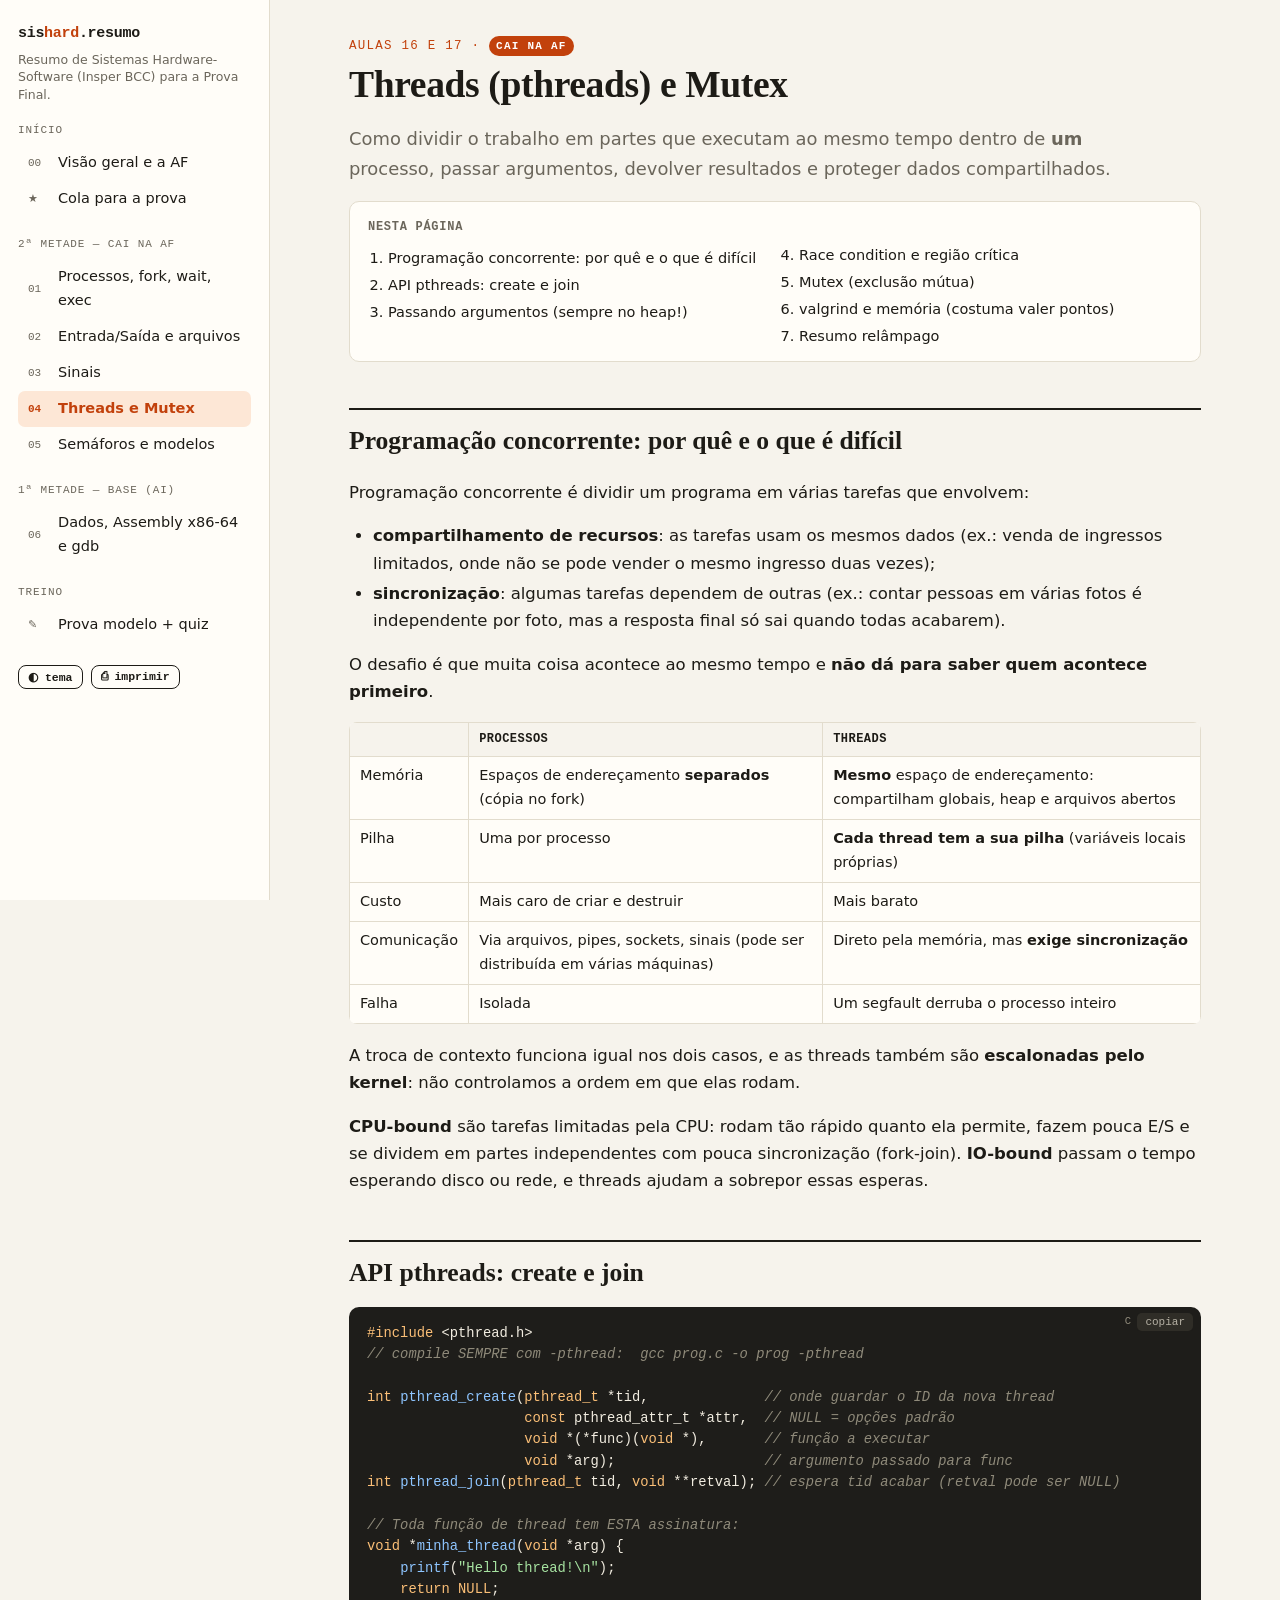
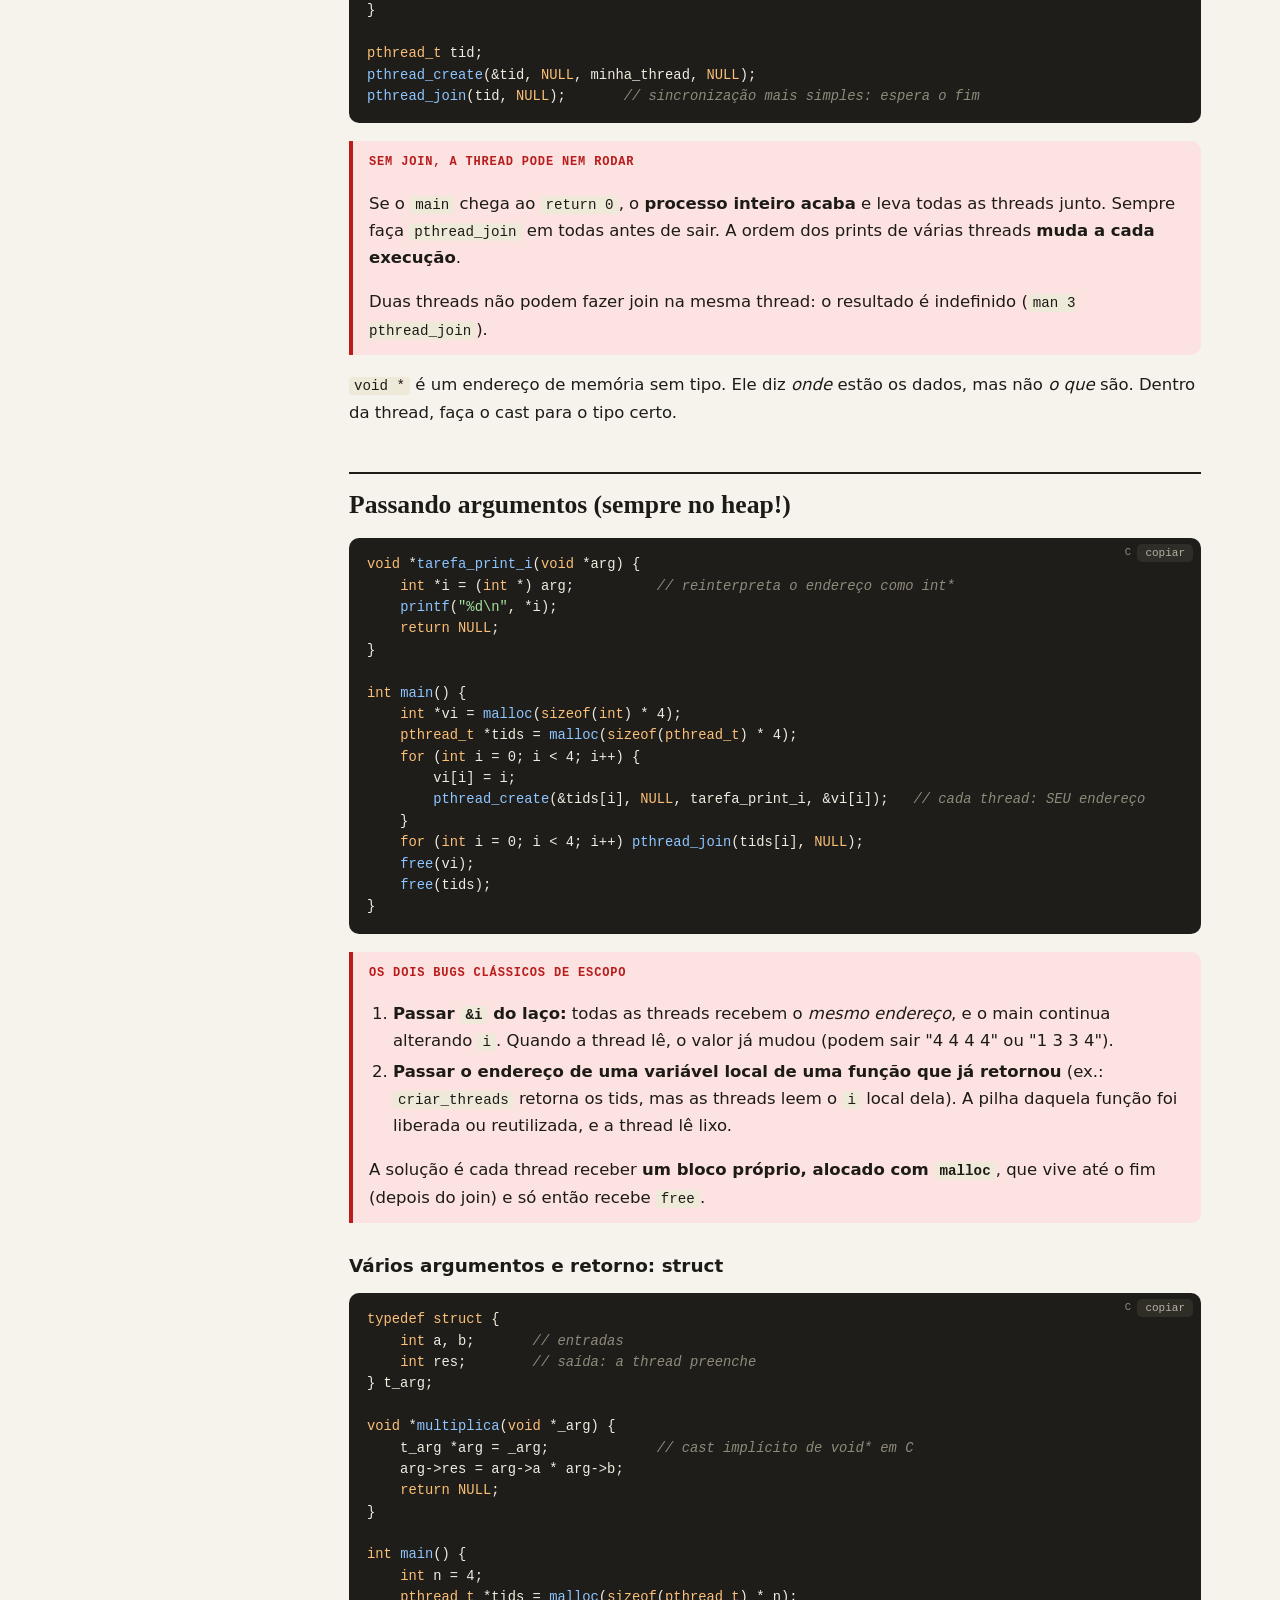
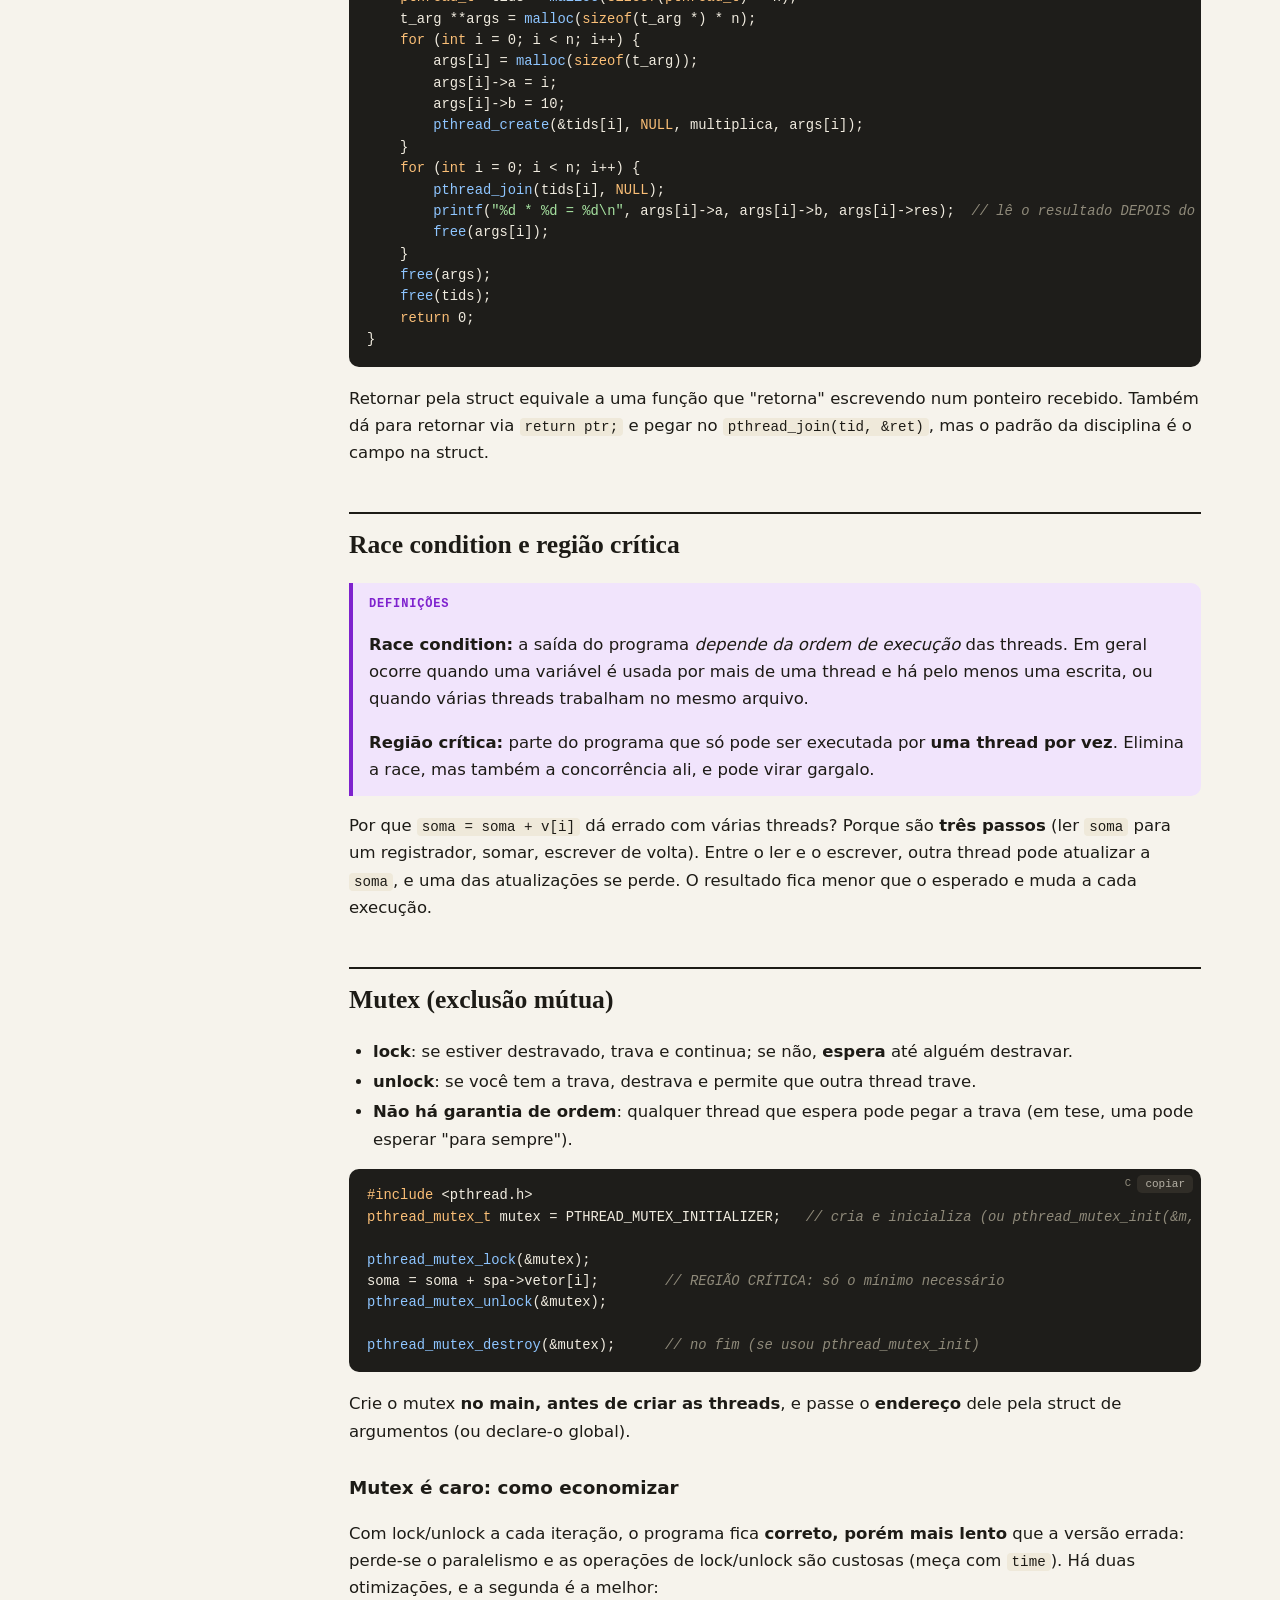
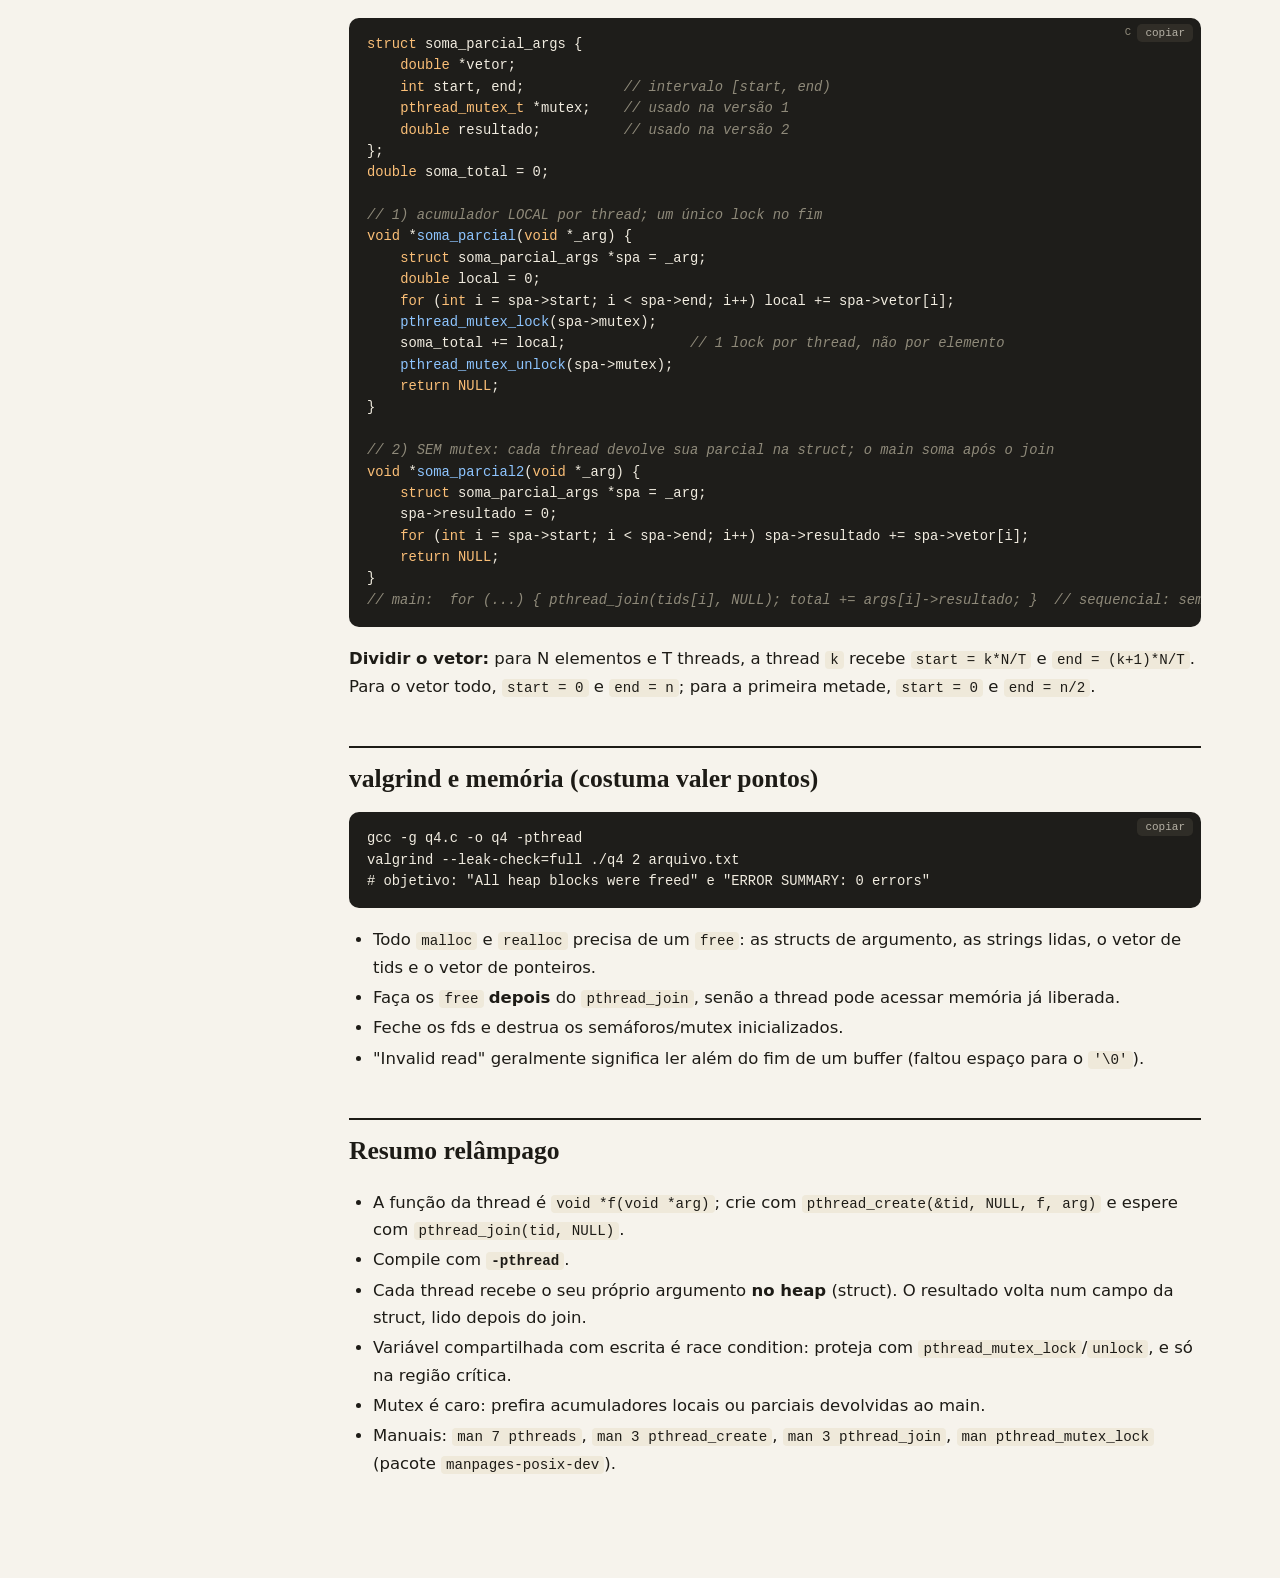
<file: threads.html>
<!DOCTYPE html>
<html lang="pt-BR">
<head>
<meta charset="utf-8">
<meta name="viewport" content="width=device-width, initial-scale=1">
<title>Threads e Mutex — SisHard Resumo</title>
<link rel="stylesheet" href="assets/style.css">
</head>
<body>
<div class="layout">
<nav id="sidebar"></nav>
<main>
<p class="kicker">Aulas 16 e 17 · <span class="badge af">cai na AF</span></p>
<h1>Threads (pthreads) e Mutex</h1>
<p class="lead">Como dividir o trabalho em partes que executam ao mesmo tempo dentro de <strong>um</strong> processo, passar argumentos, devolver resultados e proteger dados compartilhados.</p>
<div id="page-toc" class="page-toc"></div>

<h2 id="conceitos">Programação concorrente: por quê e o que é difícil</h2>
<p>Programação concorrente é dividir um programa em várias tarefas que envolvem:</p>
<ul>
<li><strong>compartilhamento de recursos</strong>: as tarefas usam os mesmos dados (ex.: venda de ingressos limitados, onde não se pode vender o mesmo ingresso duas vezes);</li>
<li><strong>sincronização</strong>: algumas tarefas dependem de outras (ex.: contar pessoas em várias fotos é independente por foto, mas a resposta final só sai quando todas acabarem).</li>
</ul>
<p>O desafio é que muita coisa acontece ao mesmo tempo e <strong>não dá para saber quem acontece primeiro</strong>.</p>
<div class="table-wrap"><table>
<tr><th></th><th>Processos</th><th>Threads</th></tr>
<tr><td>Memória</td><td>Espaços de endereçamento <strong>separados</strong> (cópia no fork)</td><td><strong>Mesmo</strong> espaço de endereçamento: compartilham globais, heap e arquivos abertos</td></tr>
<tr><td>Pilha</td><td>Uma por processo</td><td><strong>Cada thread tem a sua pilha</strong> (variáveis locais próprias)</td></tr>
<tr><td>Custo</td><td>Mais caro de criar e destruir</td><td>Mais barato</td></tr>
<tr><td>Comunicação</td><td>Via arquivos, pipes, sockets, sinais (pode ser distribuída em várias máquinas)</td><td>Direto pela memória, mas <strong>exige sincronização</strong></td></tr>
<tr><td>Falha</td><td>Isolada</td><td>Um segfault derruba o processo inteiro</td></tr>
</table></div>
<p>A troca de contexto funciona igual nos dois casos, e as threads também são <strong>escalonadas pelo kernel</strong>: não controlamos a ordem em que elas rodam.</p>
<p><strong>CPU-bound</strong> são tarefas limitadas pela CPU: rodam tão rápido quanto ela permite, fazem pouca E/S e se dividem em partes independentes com pouca sincronização (fork-join). <strong>IO-bound</strong> passam o tempo esperando disco ou rede, e threads ajudam a sobrepor essas esperas.</p>

<h2 id="api">API pthreads: create e join</h2>
<pre data-lang="c"><code>#include &lt;pthread.h&gt;
// compile SEMPRE com -pthread:  gcc prog.c -o prog -pthread

int pthread_create(pthread_t *tid,              // onde guardar o ID da nova thread
                   const pthread_attr_t *attr,  // NULL = opções padrão
                   void *(*func)(void *),       // função a executar
                   void *arg);                  // argumento passado para func
int pthread_join(pthread_t tid, void **retval); // espera tid acabar (retval pode ser NULL)

// Toda função de thread tem ESTA assinatura:
void *minha_thread(void *arg) {
    printf("Hello thread!\n");
    return NULL;
}

pthread_t tid;
pthread_create(&amp;tid, NULL, minha_thread, NULL);
pthread_join(tid, NULL);       // sincronização mais simples: espera o fim</code></pre>
<div class="box trap"><span class="box-title">Sem join, a thread pode nem rodar</span>
<p>Se o <code>main</code> chega ao <code>return 0</code>, o <strong>processo inteiro acaba</strong> e leva todas as threads junto. Sempre faça <code>pthread_join</code> em todas antes de sair. A ordem dos prints de várias threads <strong>muda a cada execução</strong>.</p>
<p>Duas threads não podem fazer join na mesma thread: o resultado é indefinido (<code>man 3 pthread_join</code>).</p></div>
<p><code>void *</code> é um endereço de memória sem tipo. Ele diz <em>onde</em> estão os dados, mas não <em>o que</em> são. Dentro da thread, faça o cast para o tipo certo.</p>

<h2 id="args">Passando argumentos (sempre no heap!)</h2>
<pre data-lang="c"><code>void *tarefa_print_i(void *arg) {
    int *i = (int *) arg;          // reinterpreta o endereço como int*
    printf("%d\n", *i);
    return NULL;
}

int main() {
    int *vi = malloc(sizeof(int) * 4);
    pthread_t *tids = malloc(sizeof(pthread_t) * 4);
    for (int i = 0; i &lt; 4; i++) {
        vi[i] = i;
        pthread_create(&amp;tids[i], NULL, tarefa_print_i, &amp;vi[i]);   // cada thread: SEU endereço
    }
    for (int i = 0; i &lt; 4; i++) pthread_join(tids[i], NULL);
    free(vi);
    free(tids);
}</code></pre>
<div class="box trap"><span class="box-title">Os dois bugs clássicos de escopo</span>
<ol>
<li><strong>Passar <code>&amp;i</code> do laço:</strong> todas as threads recebem o <em>mesmo endereço</em>, e o main continua alterando <code>i</code>. Quando a thread lê, o valor já mudou (podem sair "4 4 4 4" ou "1 3 3 4").</li>
<li><strong>Passar o endereço de uma variável local de uma função que já retornou</strong> (ex.: <code>criar_threads</code> retorna os tids, mas as threads leem o <code>i</code> local dela). A pilha daquela função foi liberada ou reutilizada, e a thread lê lixo.</li>
</ol>
<p>A solução é cada thread receber <strong>um bloco próprio, alocado com <code>malloc</code></strong>, que vive até o fim (depois do join) e só então recebe <code>free</code>.</p></div>

<h3 id="struct">Vários argumentos e retorno: struct</h3>
<pre data-lang="c"><code>typedef struct {
    int a, b;       // entradas
    int res;        // saída: a thread preenche
} t_arg;

void *multiplica(void *_arg) {
    t_arg *arg = _arg;             // cast implícito de void* em C
    arg-&gt;res = arg-&gt;a * arg-&gt;b;
    return NULL;
}

int main() {
    int n = 4;
    pthread_t *tids = malloc(sizeof(pthread_t) * n);
    t_arg **args = malloc(sizeof(t_arg *) * n);
    for (int i = 0; i &lt; n; i++) {
        args[i] = malloc(sizeof(t_arg));
        args[i]-&gt;a = i;
        args[i]-&gt;b = 10;
        pthread_create(&amp;tids[i], NULL, multiplica, args[i]);
    }
    for (int i = 0; i &lt; n; i++) {
        pthread_join(tids[i], NULL);
        printf("%d * %d = %d\n", args[i]-&gt;a, args[i]-&gt;b, args[i]-&gt;res);  // lê o resultado DEPOIS do join
        free(args[i]);
    }
    free(args);
    free(tids);
    return 0;
}</code></pre>
<p>Retornar pela struct equivale a uma função que "retorna" escrevendo num ponteiro recebido. Também dá para retornar via <code>return ptr;</code> e pegar no <code>pthread_join(tid, &amp;ret)</code>, mas o padrão da disciplina é o campo na struct.</p>

<h2 id="race">Race condition e região crítica</h2>
<div class="box def"><span class="box-title">Definições</span>
<p><strong>Race condition:</strong> a saída do programa <em>depende da ordem de execução</em> das threads. Em geral ocorre quando uma variável é usada por mais de uma thread e há pelo menos uma escrita, ou quando várias threads trabalham no mesmo arquivo.</p>
<p><strong>Região crítica:</strong> parte do programa que só pode ser executada por <strong>uma thread por vez</strong>. Elimina a race, mas também a concorrência ali, e pode virar gargalo.</p></div>
<p>Por que <code>soma = soma + v[i]</code> dá errado com várias threads? Porque são <strong>três passos</strong> (ler <code>soma</code> para um registrador, somar, escrever de volta). Entre o ler e o escrever, outra thread pode atualizar a <code>soma</code>, e uma das atualizações se perde. O resultado fica menor que o esperado e muda a cada execução.</p>

<h2 id="mutex">Mutex (exclusão mútua)</h2>
<ul>
<li><strong>lock</strong>: se estiver destravado, trava e continua; se não, <strong>espera</strong> até alguém destravar.</li>
<li><strong>unlock</strong>: se você tem a trava, destrava e permite que outra thread trave.</li>
<li><strong>Não há garantia de ordem</strong>: qualquer thread que espera pode pegar a trava (em tese, uma pode esperar "para sempre").</li>
</ul>
<pre data-lang="c"><code>#include &lt;pthread.h&gt;
pthread_mutex_t mutex = PTHREAD_MUTEX_INITIALIZER;   // cria e inicializa (ou pthread_mutex_init(&amp;m, NULL))

pthread_mutex_lock(&amp;mutex);
soma = soma + spa-&gt;vetor[i];        // REGIÃO CRÍTICA: só o mínimo necessário
pthread_mutex_unlock(&amp;mutex);

pthread_mutex_destroy(&amp;mutex);      // no fim (se usou pthread_mutex_init)</code></pre>
<p>Crie o mutex <strong>no main, antes de criar as threads</strong>, e passe o <strong>endereço</strong> dele pela struct de argumentos (ou declare-o global).</p>

<h3 id="custo">Mutex é caro: como economizar</h3>
<p>Com lock/unlock a cada iteração, o programa fica <strong>correto, porém mais lento</strong> que a versão errada: perde-se o paralelismo e as operações de lock/unlock são custosas (meça com <code>time</code>). Há duas otimizações, e a segunda é a melhor:</p>
<pre data-lang="c"><code>struct soma_parcial_args {
    double *vetor;
    int start, end;            // intervalo [start, end)
    pthread_mutex_t *mutex;    // usado na versão 1
    double resultado;          // usado na versão 2
};
double soma_total = 0;

// 1) acumulador LOCAL por thread; um único lock no fim
void *soma_parcial(void *_arg) {
    struct soma_parcial_args *spa = _arg;
    double local = 0;
    for (int i = spa-&gt;start; i &lt; spa-&gt;end; i++) local += spa-&gt;vetor[i];
    pthread_mutex_lock(spa-&gt;mutex);
    soma_total += local;               // 1 lock por thread, não por elemento
    pthread_mutex_unlock(spa-&gt;mutex);
    return NULL;
}

// 2) SEM mutex: cada thread devolve sua parcial na struct; o main soma após o join
void *soma_parcial2(void *_arg) {
    struct soma_parcial_args *spa = _arg;
    spa-&gt;resultado = 0;
    for (int i = spa-&gt;start; i &lt; spa-&gt;end; i++) spa-&gt;resultado += spa-&gt;vetor[i];
    return NULL;
}
// main:  for (...) { pthread_join(tids[i], NULL); total += args[i]-&gt;resultado; }  // sequencial: sem race</code></pre>
<p><strong>Dividir o vetor:</strong> para N elementos e T threads, a thread <code>k</code> recebe <code>start = k*N/T</code> e <code>end = (k+1)*N/T</code>. Para o vetor todo, <code>start = 0</code> e <code>end = n</code>; para a primeira metade, <code>start = 0</code> e <code>end = n/2</code>.</p>

<h2 id="valgrind">valgrind e memória (costuma valer pontos)</h2>
<pre><code>gcc -g q4.c -o q4 -pthread
valgrind --leak-check=full ./q4 2 arquivo.txt
# objetivo: "All heap blocks were freed" e "ERROR SUMMARY: 0 errors"</code></pre>
<ul>
<li>Todo <code>malloc</code> e <code>realloc</code> precisa de um <code>free</code>: as structs de argumento, as strings lidas, o vetor de tids e o vetor de ponteiros.</li>
<li>Faça os <code>free</code> <strong>depois</strong> do <code>pthread_join</code>, senão a thread pode acessar memória já liberada.</li>
<li>Feche os fds e destrua os semáforos/mutex inicializados.</li>
<li>"Invalid read" geralmente significa ler além do fim de um buffer (faltou espaço para o <code>'\0'</code>).</li>
</ul>

<h2 id="resumo">Resumo relâmpago</h2>
<ul>
<li>A função da thread é <code>void *f(void *arg)</code>; crie com <code>pthread_create(&amp;tid, NULL, f, arg)</code> e espere com <code>pthread_join(tid, NULL)</code>.</li>
<li>Compile com <strong><code>-pthread</code></strong>.</li>
<li>Cada thread recebe o seu próprio argumento <strong>no heap</strong> (struct). O resultado volta num campo da struct, lido depois do join.</li>
<li>Variável compartilhada com escrita é race condition: proteja com <code>pthread_mutex_lock</code>/<code>unlock</code>, e só na região crítica.</li>
<li>Mutex é caro: prefira acumuladores locais ou parciais devolvidas ao main.</li>
<li>Manuais: <code>man 7 pthreads</code>, <code>man 3 pthread_create</code>, <code>man 3 pthread_join</code>, <code>man pthread_mutex_lock</code> (pacote <code>manpages-posix-dev</code>).</li>
</ul>
</main>
</div>
<script src="assets/app.js"></script>
</body>
</html>
</file>
<file: assets/style.css>
/* SisHard Resumo — estilo "caderno de engenharia" */
:root {
  --bg: #f6f3ec;
  --paper: #fffdf8;
  --ink: #1d1b16;
  --muted: #6b665b;
  --line: #e2dccd;
  --accent: #c2410c;      /* laranja queimado */
  --accent-soft: #fde7d6;
  --blue: #1d4ed8;
  --blue-soft: #e3ebff;
  --green: #15803d;
  --green-soft: #dcf5e4;
  --red: #b91c1c;
  --red-soft: #fde2e2;
  --purple: #7e22ce;
  --purple-soft: #f1e4fc;
  --code-bg: #1e1d1a;
  --code-ink: #f1ece0;
  --inline-code: #efe9da;
  --sidebar-w: 270px;
  --mono: ui-monospace, "JetBrains Mono", "Fira Code", "SFMono-Regular", Menlo, Consolas, monospace;
  --sans: system-ui, -apple-system, "Segoe UI", Roboto, "Helvetica Neue", Arial, sans-serif;
  --serif: "Iowan Old Style", "Palatino Linotype", Palatino, Georgia, serif;
}
[data-theme="dark"] {
  --bg: #13120f;
  --paper: #1b1a16;
  --ink: #ece6d8;
  --muted: #a39d8f;
  --line: #333028;
  --accent: #fb923c;
  --accent-soft: #3a2417;
  --blue: #93b4ff;
  --blue-soft: #1b2440;
  --green: #6ee7a0;
  --green-soft: #14301f;
  --red: #fca5a5;
  --red-soft: #3b1717;
  --purple: #d8b4fe;
  --purple-soft: #2c1c3b;
  --code-bg: #0c0b09;
  --inline-code: #2a2822;
}

* { box-sizing: border-box; }
html { scroll-behavior: smooth; scroll-padding-top: 20px; }
body {
  margin: 0;
  background: var(--bg);
  color: var(--ink);
  font-family: var(--sans);
  font-size: 16.5px;
  line-height: 1.65;
}

/* ---------- layout ---------- */
.layout { display: flex; min-height: 100vh; }
#sidebar {
  width: var(--sidebar-w);
  flex-shrink: 0;
  position: sticky;
  top: 0;
  height: 100vh;
  overflow-y: auto;
  border-right: 1px solid var(--line);
  background: var(--paper);
  padding: 22px 18px 40px;
}
#sidebar .brand {
  display: block;
  font-family: var(--mono);
  font-weight: 700;
  font-size: 15px;
  color: var(--ink);
  text-decoration: none;
  letter-spacing: -0.02em;
  margin-bottom: 4px;
}
#sidebar .brand span { color: var(--accent); }
#sidebar .tagline { font-size: 12.5px; color: var(--muted); margin: 0 0 18px; line-height: 1.4; }
#sidebar .group { font-family: var(--mono); font-size: 11px; text-transform: uppercase; letter-spacing: .08em; color: var(--muted); margin: 18px 0 6px; }
#sidebar a.nav {
  display: flex; align-items: center; gap: 8px;
  padding: 6px 10px; border-radius: 7px;
  color: var(--ink); text-decoration: none; font-size: 14.5px;
}
#sidebar a.nav:hover { background: var(--bg); }
#sidebar a.nav.active { background: var(--accent-soft); color: var(--accent); font-weight: 600; }
#sidebar a.nav .num { font-family: var(--mono); font-size: 11px; color: var(--muted); min-width: 22px; }
#sidebar a.nav.active .num { color: var(--accent); }
#sidebar .tools { margin-top: 22px; display: flex; gap: 8px; flex-wrap: wrap; }

main {
  flex: 1;
  min-width: 0;
  max-width: 940px;
  margin: 0 auto;
  padding: 36px 44px 90px;
}
.page-toc {
  background: var(--paper); border: 1px solid var(--line); border-radius: 10px;
  padding: 12px 18px; margin: 18px 0 30px; font-size: 14.5px;
}
.page-toc strong { font-family: var(--mono); font-size: 12px; text-transform: uppercase; letter-spacing: .06em; color: var(--muted); }
.page-toc ol { margin: 6px 0 0; padding-left: 20px; columns: 2; column-gap: 28px; }
.page-toc a { color: var(--ink); text-decoration: none; }
.page-toc a:hover { color: var(--accent); }

/* ---------- tipografia ---------- */
h1 { font-family: var(--serif); font-size: 2.35rem; line-height: 1.15; margin: 6px 0 8px; letter-spacing: -0.01em; }
h2 { font-family: var(--serif); font-size: 1.6rem; margin: 46px 0 12px; padding-top: 10px; border-top: 2px solid var(--ink); }
h3 { font-size: 1.15rem; margin: 28px 0 8px; }
h4 { font-size: 1rem; margin: 20px 0 6px; color: var(--muted); text-transform: uppercase; letter-spacing: .04em; font-family: var(--mono); font-size: 13px; }
.kicker { font-family: var(--mono); font-size: 12.5px; text-transform: uppercase; letter-spacing: .1em; color: var(--accent); margin: 0; }
.lead { font-size: 1.12rem; color: var(--muted); max-width: 46em; }
a { color: var(--blue); }
hr { border: 0; border-top: 1px dashed var(--line); margin: 30px 0; }
ul, ol { padding-left: 24px; }
li { margin: 3px 0; }
strong { font-weight: 650; }

code, pre {
  font-variant-ligatures: none;
  font-feature-settings: "liga" 0, "calt" 0;
}
code {
  font-family: var(--mono); font-size: 0.86em;
  background: var(--inline-code); padding: 1px 5px; border-radius: 4px;
}
pre {
  position: relative;
  background: var(--code-bg); color: var(--code-ink);
  border-radius: 10px; padding: 16px 18px;
  overflow-x: auto; font-size: 13.8px; line-height: 1.55;
  margin: 12px 0 18px;
}
pre code { background: none; padding: 0; font-size: inherit; color: inherit; }
pre .c { color: #8f8a7a; font-style: italic; }   /* comentarios */
pre .k { color: #fbbf77; }                       /* palavras-chave */
pre .s { color: #a7e3a1; }                       /* strings */
pre .f { color: #8ec5ff; }                       /* chamadas */
pre[data-lang]::before {
  content: attr(data-lang);
  position: absolute; top: 6px; right: 70px;
  font-family: var(--mono); font-size: 10.5px; color: #8f8a7a; text-transform: uppercase;
}
.copy-btn {
  position: absolute; top: 6px; right: 8px;
  font-family: var(--mono); font-size: 11px;
  background: #36332c; color: #e8e2d3; border: 0; border-radius: 5px;
  padding: 3px 8px; cursor: pointer; opacity: .75;
}
.copy-btn:hover { opacity: 1; }

/* ---------- tabelas ---------- */
.table-wrap { overflow-x: auto; margin: 12px 0 18px; }
table { border-collapse: collapse; width: 100%; font-size: 14.5px; background: var(--paper); border-radius: 8px; overflow: hidden; }
th, td { border: 1px solid var(--line); padding: 7px 10px; text-align: left; vertical-align: top; }
th { background: var(--bg); font-family: var(--mono); font-size: 12px; text-transform: uppercase; letter-spacing: .04em; }
td code { white-space: nowrap; }

/* ---------- caixas ---------- */
.box { border-left: 4px solid; border-radius: 0 10px 10px 0; padding: 12px 16px; margin: 16px 0; background: var(--paper); }
.box > :first-child { margin-top: 0; }
.box > :last-child { margin-bottom: 0; }
.box .box-title { font-family: var(--mono); font-size: 12px; font-weight: 700; text-transform: uppercase; letter-spacing: .07em; display: block; margin-bottom: 4px; }
.box.tip { border-color: var(--blue); background: var(--blue-soft); }
.box.tip .box-title { color: var(--blue); }
.box.exam { border-color: var(--accent); background: var(--accent-soft); }
.box.exam .box-title { color: var(--accent); }
.box.trap { border-color: var(--red); background: var(--red-soft); }
.box.trap .box-title { color: var(--red); }
.box.ok { border-color: var(--green); background: var(--green-soft); }
.box.ok .box-title { color: var(--green); }
.box.def { border-color: var(--purple); background: var(--purple-soft); }
.box.def .box-title { color: var(--purple); }

/* ---------- cards ---------- */
.cards { display: grid; grid-template-columns: repeat(auto-fill, minmax(240px, 1fr)); gap: 14px; margin: 18px 0; }
.card {
  display: block; background: var(--paper); border: 1px solid var(--line); border-radius: 12px;
  padding: 16px 18px; text-decoration: none; color: var(--ink); transition: transform .12s, border-color .12s;
}
a.card:hover { transform: translateY(-2px); border-color: var(--accent); }
.card .card-k { font-family: var(--mono); font-size: 11.5px; color: var(--accent); text-transform: uppercase; letter-spacing: .08em; }
.card h3 { margin: 4px 0 6px; font-family: var(--serif); font-size: 1.2rem; }
.card p { margin: 0; font-size: 14.5px; color: var(--muted); }
.badge { display: inline-block; font-family: var(--mono); font-size: 11px; padding: 1px 7px; border-radius: 99px; background: var(--accent-soft); color: var(--accent); font-weight: 700; vertical-align: middle; }
.badge.af { background: var(--accent); color: #fff; }
.badge.ai { background: var(--blue-soft); color: var(--blue); }

/* ---------- details / gabarito ---------- */
details { background: var(--paper); border: 1px solid var(--line); border-radius: 10px; margin: 12px 0; }
details > summary { cursor: pointer; padding: 10px 14px; font-weight: 600; list-style: none; }
details > summary::-webkit-details-marker { display: none; }
details > summary::before { content: "▸ "; color: var(--accent); }
details[open] > summary::before { content: "▾ "; }
details > .details-body { padding: 0 16px 12px; }
details.answer > summary { color: var(--green); }

/* ---------- botões ---------- */
.btn {
  font-family: var(--mono); font-size: 13px; font-weight: 600;
  border: 1px solid var(--ink); background: var(--paper); color: var(--ink);
  padding: 7px 13px; border-radius: 8px; cursor: pointer; text-decoration: none; display: inline-block;
}
.btn:hover { background: var(--ink); color: var(--paper); }
.btn.primary { background: var(--accent); border-color: var(--accent); color: #fff; }
.btn.primary:hover { filter: brightness(1.08); }
.btn.small { font-size: 11.5px; padding: 4px 9px; }

/* ---------- checklist ---------- */
.checklist { list-style: none; padding-left: 0; }
.checklist li { display: flex; gap: 10px; align-items: flex-start; padding: 4px 0; }
.checklist input { margin-top: 6px; accent-color: var(--accent); width: 16px; height: 16px; flex-shrink: 0; }
.checklist label { cursor: pointer; }
.checklist input:checked + label { color: var(--muted); text-decoration: line-through; }
.progress { height: 8px; background: var(--line); border-radius: 99px; overflow: hidden; margin: 6px 0 14px; }
.progress > div { height: 100%; background: var(--accent); width: 0; transition: width .2s; }

/* ---------- prova / timer ---------- */
.timer-bar {
  position: sticky; top: 0; z-index: 5;
  display: flex; align-items: center; gap: 12px; flex-wrap: wrap;
  background: var(--paper); border: 1px solid var(--line); border-radius: 12px;
  padding: 10px 14px; margin: 18px 0; box-shadow: 0 4px 14px rgba(0,0,0,.06);
}
.timer-bar .clock { font-family: var(--mono); font-size: 1.6rem; font-weight: 700; letter-spacing: .02em; min-width: 7ch; }
.timer-bar .clock.warn { color: var(--red); }
.timer-bar .label { font-size: 13px; color: var(--muted); margin-right: auto; }
.question {
  background: var(--paper); border: 1px solid var(--line); border-radius: 12px;
  padding: 4px 22px 16px; margin: 26px 0;
}
.question > h3 { display: flex; justify-content: space-between; gap: 10px; align-items: baseline; font-family: var(--serif); font-size: 1.35rem; }
.question > h3 .pts { font-family: var(--mono); font-size: 13px; color: var(--accent); }
.files { display: flex; gap: 8px; flex-wrap: wrap; margin: 8px 0 14px; }

/* ---------- quiz ---------- */
.quiz-q { background: var(--paper); border: 1px solid var(--line); border-radius: 12px; padding: 14px 18px; margin: 16px 0; }
.quiz-q .qnum { font-family: var(--mono); font-size: 12px; color: var(--muted); }
.quiz-q .qtopic { font-family: var(--mono); font-size: 11px; color: var(--accent); text-transform: uppercase; letter-spacing: .06em; margin-left: 8px; }
.quiz-q .qtext { margin: 6px 0 10px; font-weight: 550; }
.quiz-q .qtext pre { font-weight: 400; }
.quiz-opts { display: grid; gap: 7px; }
.quiz-opt {
  display: flex; gap: 10px; align-items: flex-start; text-align: left;
  border: 1px solid var(--line); background: var(--bg); color: var(--ink);
  border-radius: 9px; padding: 8px 12px; cursor: pointer; font: inherit; font-size: 15px;
}
.quiz-opt:hover { border-color: var(--accent); }
.quiz-opt .letter { font-family: var(--mono); font-weight: 700; color: var(--muted); }
.quiz-opt.selected { border-color: var(--accent); background: var(--accent-soft); }
.quiz-opt.correct { border-color: var(--green); background: var(--green-soft); }
.quiz-opt.wrong { border-color: var(--red); background: var(--red-soft); }
.quiz-opt:disabled { cursor: default; }
.quiz-expl { display: none; margin-top: 10px; font-size: 14.5px; border-top: 1px dashed var(--line); padding-top: 8px; }
.quiz-q.graded .quiz-expl { display: block; }
.quiz-score {
  font-family: var(--mono); background: var(--ink); color: var(--paper);
  border-radius: 12px; padding: 16px 20px; margin: 20px 0; display: none;
}
.quiz-score.show { display: block; }
.quiz-score .big { font-size: 2rem; font-weight: 800; }
.quiz-filter { display: flex; gap: 8px; flex-wrap: wrap; margin: 10px 0; }

/* ---------- diagrama ---------- */
.diagram { background: var(--paper); border: 1px solid var(--line); border-radius: 12px; padding: 12px; margin: 14px 0; overflow-x: auto; }
.diagram svg { display: block; margin: 0 auto; max-width: 100%; height: auto; }
.diagram svg text { fill: var(--ink); font-family: var(--mono); }
.diagram svg .node { fill: var(--accent-soft); stroke: var(--accent); stroke-width: 2; }
.diagram svg .lane { stroke: var(--line); stroke-width: 1.5; stroke-dasharray: 5 5; }
.diagram svg .edge { stroke: var(--ink); stroke-width: 2; fill: none; }
.diagram svg .arrowhead { fill: var(--ink); }
.diagram svg .lane-label { fill: var(--muted); font-size: 13px; }

/* ---------- mobile ---------- */
.menu-toggle { display: none; }
@media (max-width: 900px) {
  .layout { display: block; }
  #sidebar { position: fixed; left: 0; top: 0; z-index: 20; transform: translateX(-100%); transition: transform .2s; box-shadow: 4px 0 20px rgba(0,0,0,.2); }
  #sidebar.open { transform: none; }
  #sidebar { padding-top: 58px; }
  main { padding: 64px 18px 80px; }
  .menu-toggle { display: block; position: fixed; top: 12px; left: 12px; z-index: 21; }
  .page-toc ol { columns: 1; }
  h1 { font-size: 1.85rem; }
}

/* ---------- impressão ---------- */
@media print {
  /* sempre claro na impressão/PDF, mesmo com o modo escuro ativo */
  :root, [data-theme="dark"] {
    --bg: #fff; --paper: #fff; --ink: #111; --muted: #555; --line: #ccc;
    --accent: #b23a0a; --accent-soft: #fff4ec; --blue: #1d4ed8; --blue-soft: #eef3ff;
    --green: #166534; --green-soft: #effaf2; --red: #a11a1a; --red-soft: #fff1f1;
    --purple: #6b21a8; --purple-soft: #f8f0ff; --inline-code: #f1f1f1;
  }
  @page { size: A4; margin: 14mm 12mm; }
  #sidebar, .menu-toggle, .copy-btn, .timer-bar, .tools, .no-print, .page-toc { display: none !important; }
  .layout { display: block; }
  main { padding: 0; max-width: none; }
  body { background: #fff; color: #111; font-size: 10.5pt; line-height: 1.45; }
  h1 { font-size: 20pt; }
  h2 { font-size: 14pt; margin-top: 18pt; break-after: avoid; }
  pre { background: #f7f7f7; color: #111; border: 1px solid #ccc; white-space: pre-wrap; word-break: break-word;
        font-size: 8.6pt; line-height: 1.35; padding: 8px 10px; }
  pre[data-lang]::before { display: none; }
  pre .c { color: #4b5563; font-style: italic; }
  pre .k { color: #9a3412; font-weight: 600; }
  pre .s { color: #166534; }
  pre .f { color: #1e40af; }
  a { color: inherit; text-decoration: none; }
  details { border: 0; }
  details > .details-body { display: block !important; }
  .box, table, tr { break-inside: avoid; }
  pre { break-inside: auto; }
  .table-wrap { overflow: visible; }
  table { font-size: 9pt; }
  td code { white-space: normal; word-break: break-word; }
}
</file>
